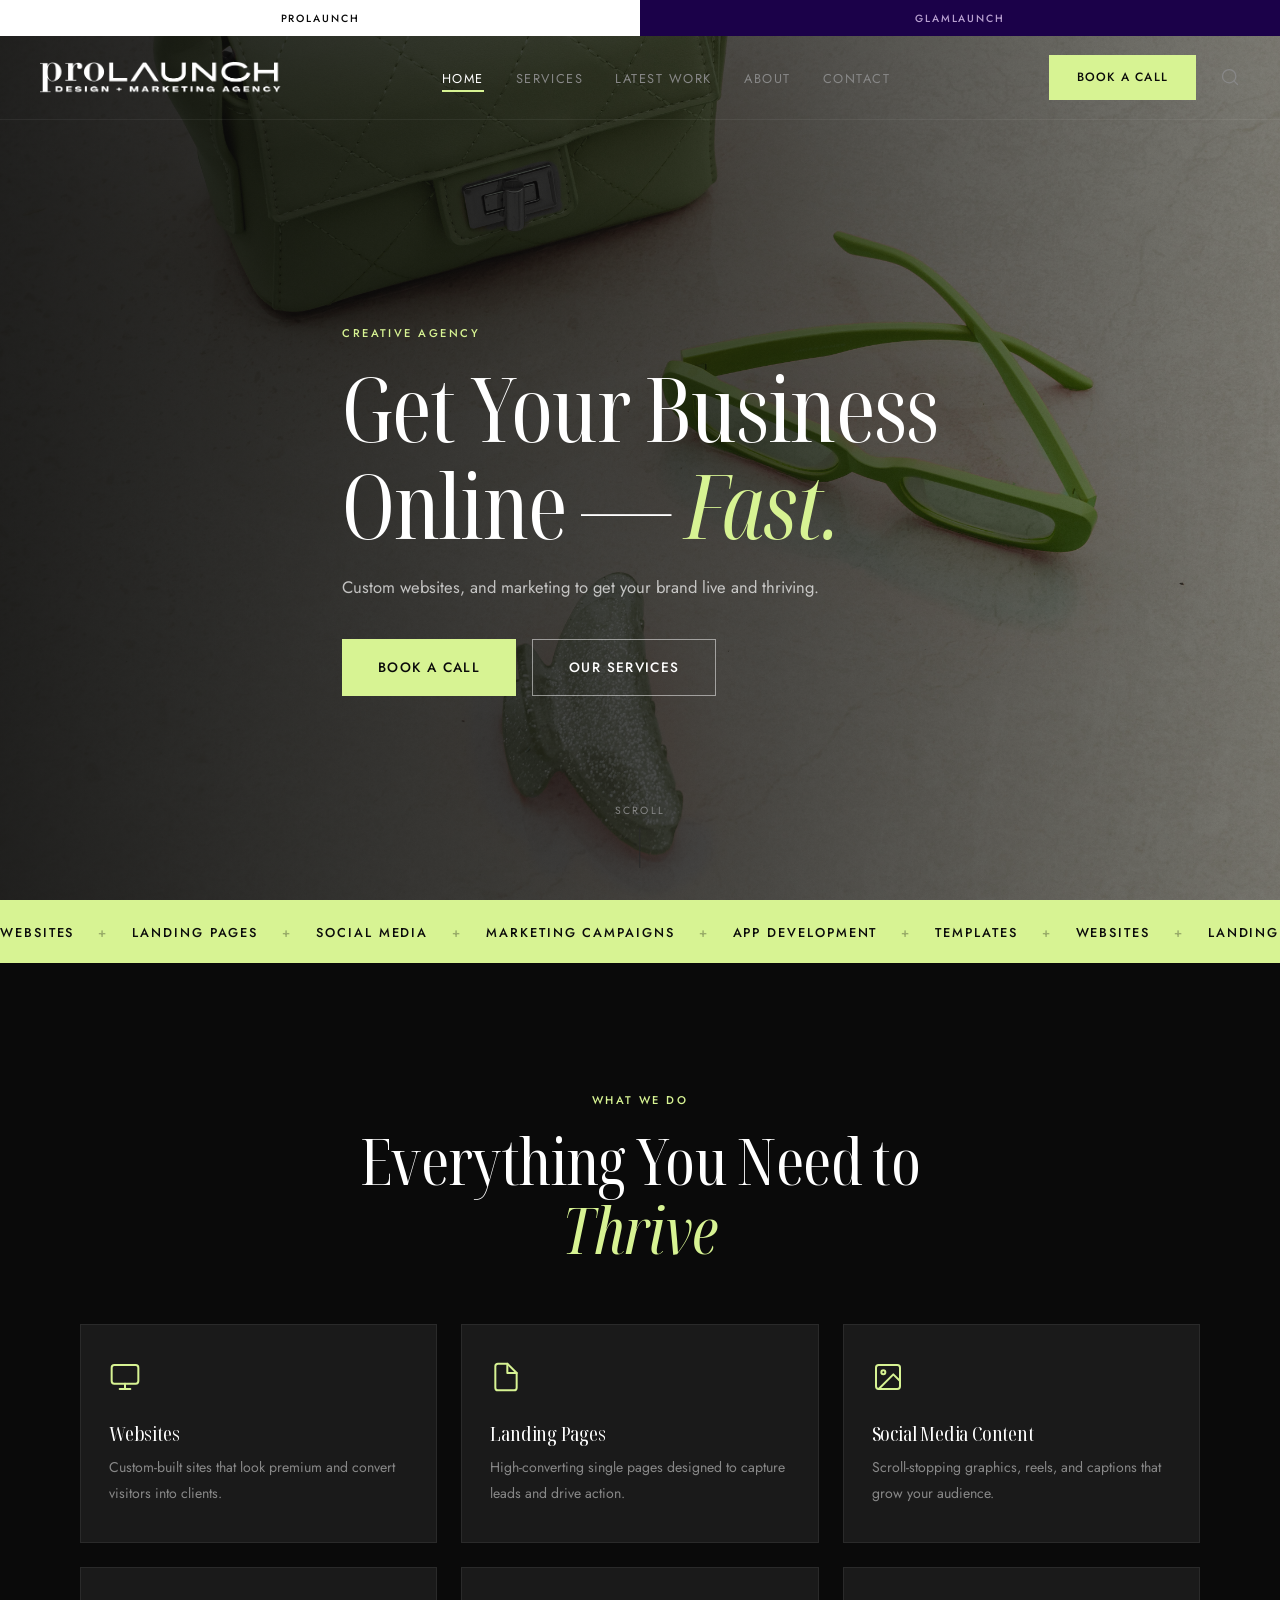
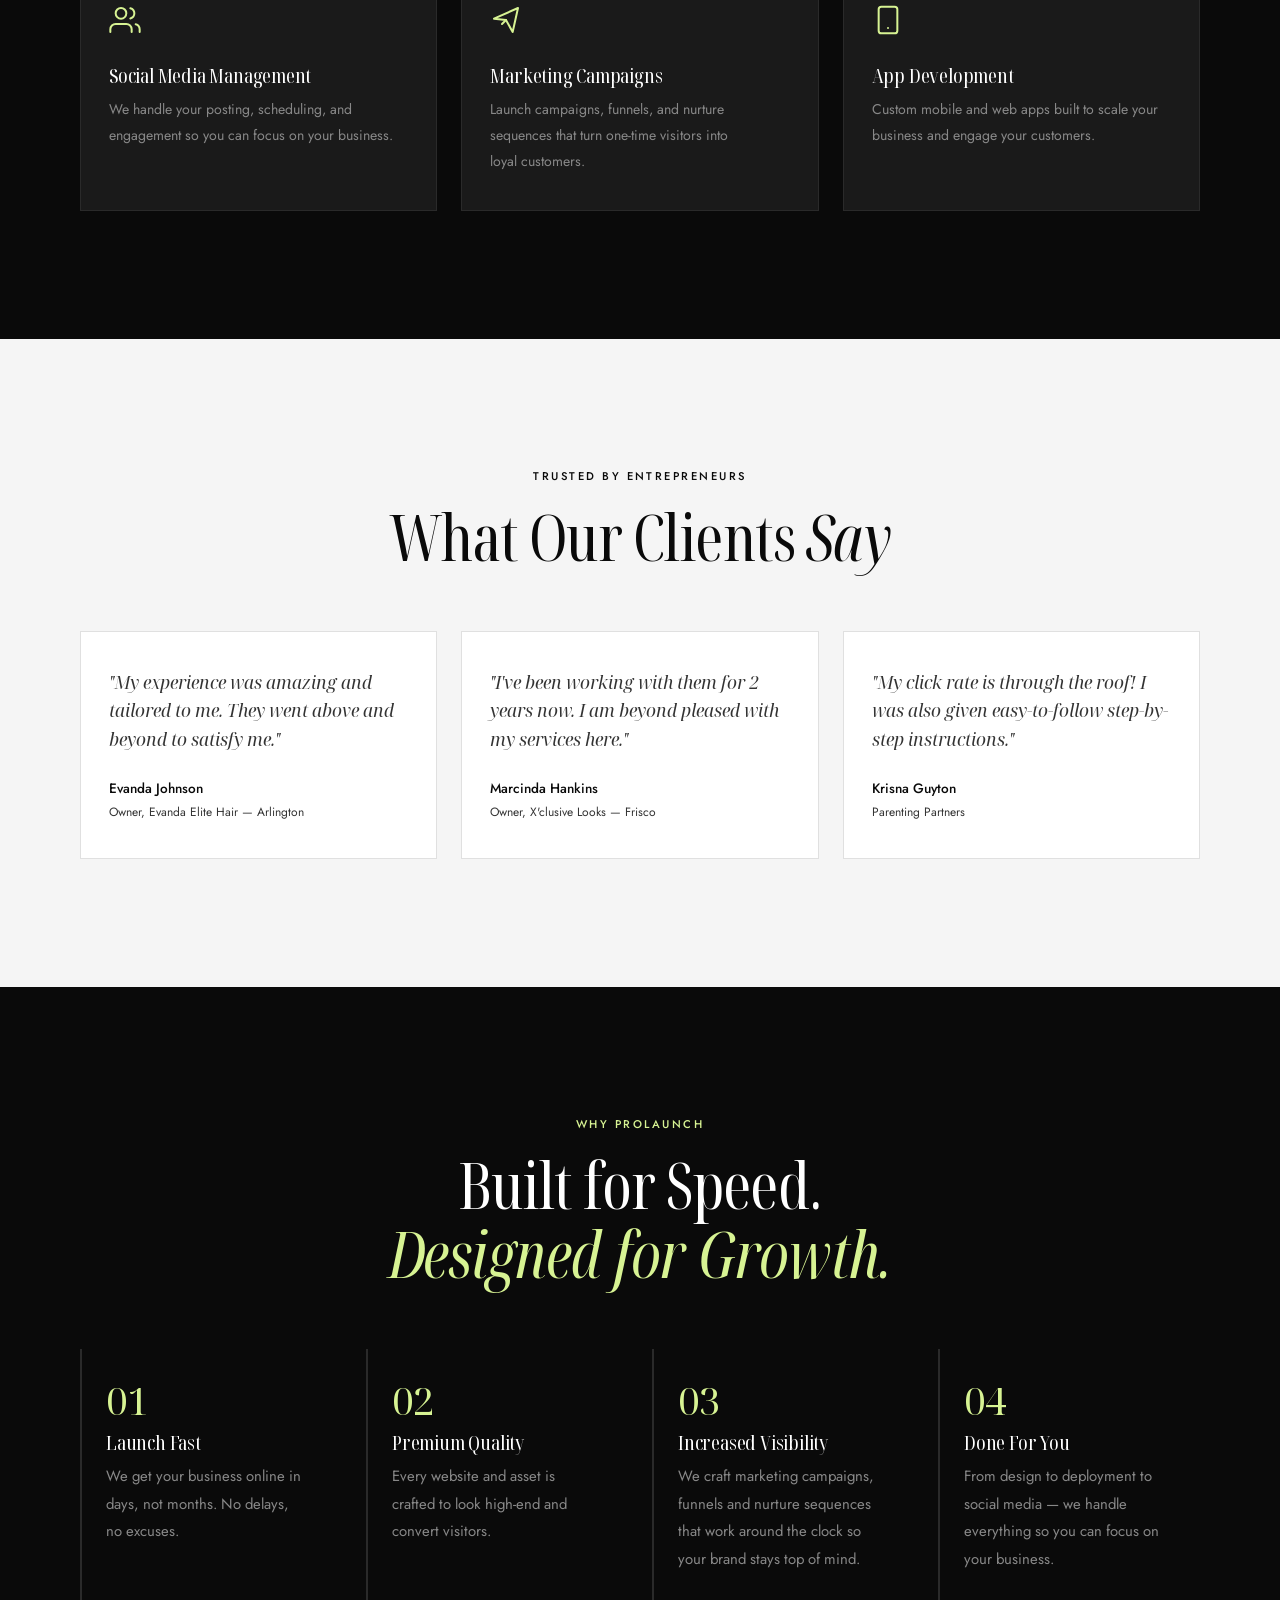
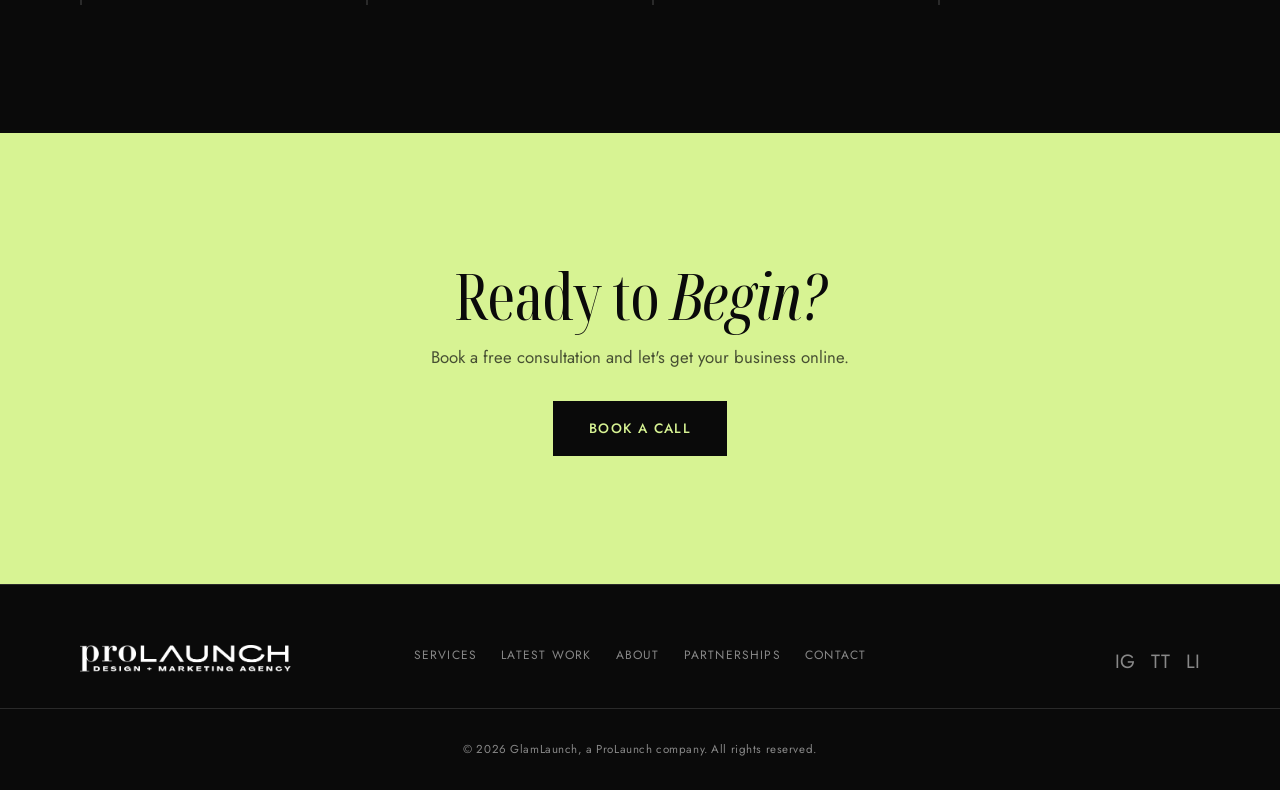
<file: index.html>
<!DOCTYPE html>
<html lang="en">
<head>
  <meta charset="UTF-8"/>
  <meta name="viewport" content="width=device-width, initial-scale=1.0"/>
  <title>ProLaunch | Creative Agency — Get Your Business Online Fast</title>
  <meta name="description" content="ProLaunch helps entrepreneurs and small businesses launch online fast with custom websites, landing pages, social media management, marketing campaigns, and premium website templates."/>
  <meta property="og:title" content="ProLaunch | Creative Agency"/>
  <meta property="og:description" content="Get your business online fast with custom websites, social media, and marketing campaigns."/>
  <meta property="og:type" content="website"/>
  <link rel="preconnect" href="https://fonts.googleapis.com"/>
  <link rel="preconnect" href="https://fonts.gstatic.com" crossorigin/>
  <link href="https://fonts.googleapis.com/css2?family=Noto+Serif+Display:ital,wdth,wght@0,62.5,300;0,62.5,400;0,62.5,500;1,62.5,300;1,62.5,400&family=Jost:wght@300;400;500;600&display=swap" rel="stylesheet"/>
  <link rel="stylesheet" href="css/main.css"/>
  <link rel="stylesheet" href="css/home.css"/>
  <link rel="icon" type="image/png" href="images/prolaunch.png"/>
  <script>(function(){var b=localStorage.getItem('prolaunch-brand');if(!b){var h=(location.hostname||'').toLowerCase();b=h.indexOf('glamlaunch.co')!==-1?'glamlaunch':'prolaunch';}if(b==='glamlaunch')document.documentElement.dataset.brand=b;})();</script>
</head>
<body>

<!-- Brand Tabs -->
<div class="brand-tabs">
  <button class="brand-tab brand-tab--pro" onclick="if(typeof toggleBrand==='function'&&getCurrentBrand()!=='prolaunch')toggleBrand()">PROLAUNCH</button>
  <button class="brand-tab brand-tab--glam" onclick="if(typeof toggleBrand==='function'&&getCurrentBrand()!=='glamlaunch')toggleBrand()">GLAMLAUNCH</button>
</div>

<!-- Page Loader -->
<div id="page-loader" role="status" aria-label="Loading ProLaunch">
  <img src="prolaunch.png" alt="" class="loader-logo pro-logo" aria-hidden="true"/>
  <img src="GlamLaunch-Logo-white.png" alt="" class="loader-logo glam-logo" aria-hidden="true"/>
  <div class="loader-bar"></div>
</div>

<!-- Floating Book CTA (mobile) -->
<a href="contact.html" class="float-book" aria-label="Book a call">Book a Call</a>

<!-- Nav -->
<nav class="nav" id="nav" role="navigation" aria-label="Main navigation">
  <a href="index.html" class="nav-logo" aria-label="Home">
    <img src="prolaunch.png" alt="ProLaunch" class="nav-logo-img pro-logo"/>
    <img src="GlamLaunch-Logo-white.png" alt="GlamLaunch" class="nav-logo-img glam-logo"/>
  </a>
  <div class="brand-toggle">
    <span class="brand-toggle-dot">&middot;</span>
    <button class="brand-toggle-btn" aria-label="Switch brand">GlamLaunch</button>
  </div>
  <ul class="nav-links" role="list">
    <li><a href="index.html" class="nav-link active">Home</a></li>
    <li><a href="services.html" class="nav-link">Services</a></li>
    <li class="nav-item has-mega">
      <a href="portfolio.html" class="nav-link">Latest Work</a>
      <div class="mega-menu">
        <div class="mega-menu-inner">
          <div class="mega-menu-links">
            <a href="portfolio.html">All Projects</a>
            <a href="portfolio.html#websites">Websites</a>
            <a href="portfolio.html#landing-pages">Landing Pages</a>
            <a href="portfolio.html#social">Social Media</a>
            <a href="portfolio.html#avatars">Marketing Campaigns</a>
          </div>
          <div class="mega-menu-projects">
            <a href="melanu.html" class="mega-project">
              <img src="images/melanu/hero.png" alt="Melanu Skin Care"/>
              <span class="mega-project-label">Melanu Skin Care</span>
            </a>
            <a href="loud-women-lead.html" class="mega-project">
              <img src="images/lwl/hero.png" alt="Loud Women Lead"/>
              <span class="mega-project-label">Loud Women Lead</span>
            </a>
            <a href="anchors-of-healing.html" class="mega-project">
              <img src="images/aoh/hero.png" alt="Anchors of Healing"/>
              <span class="mega-project-label">Anchors of Healing</span>
            </a>
          </div>
        </div>
      </div>
    </li>
    <li><a href="about.html" class="nav-link">About</a></li>
    <li><a href="contact.html" class="nav-link">Contact</a></li>
  </ul>
  <div class="nav-right">
  <a href="contact.html" class="nav-cta-btn">Book a Call</a>
  <div class="nav-icons">
    <button class="nav-icon" aria-label="Search"><svg width="20" height="20" viewBox="0 0 24 24" fill="none" stroke="currentColor" stroke-width="1.5" stroke-linecap="round" stroke-linejoin="round"><circle cx="11" cy="11" r="8"/><line x1="21" y1="21" x2="16.65" y2="16.65"/></svg></button>
  </div>
  </div>
  <button class="hamburger" aria-label="Open menu" aria-expanded="false" id="hamburger">
    <span></span><span></span><span></span>
  </button>
</nav>

<!-- Search Overlay -->
<div class="search-overlay" id="searchOverlay">
  <div class="search-overlay-bg" id="searchOverlayBg"></div>
  <div class="search-modal">
    <button class="search-close" id="searchClose" aria-label="Close search">&times;</button>
    <div class="search-inner">
      <input type="text" class="search-input" id="searchInput" placeholder="Search ProLaunch..." autocomplete="off"/>
      <div class="search-suggestions" id="searchSuggestions">
        <span class="search-suggestion-label">Quick Links</span>
        <a href="services.html" class="search-suggestion">Services</a>
        <a href="services.html#websites" class="search-suggestion">Custom Websites</a>
        <a href="services.html#ai-avatars" class="search-suggestion">Marketing Campaigns</a>
        <a href="services.html#app-dev" class="search-suggestion">App Development</a>
        <a href="portfolio.html" class="search-suggestion">Latest Work</a>
        <a href="contact.html" class="search-suggestion">Contact Us</a>
        <a href="about.html" class="search-suggestion">About ProLaunch</a>
      </div>
    </div>
  </div>
</div>

<!-- Mobile Menu -->
<div class="mobile-menu" id="mobileMenu" role="dialog" aria-modal="true" aria-label="Navigation menu">
  <button class="mobile-close" id="mobileClose" aria-label="Close menu">&times;</button>
  <button class="mobile-brand-toggle">Switch to GlamLaunch</button>
  <a href="index.html">Home</a>
  <a href="services.html">Services</a>
  
  <a href="portfolio.html">Latest Work</a>
  <a href="about.html">About</a>
  <a href="contact.html">Contact</a>
  <a href="contact.html" class="mobile-book-link">Book a Call &rarr;</a>
</div>

<!-- Hero -->
<section class="hero" aria-label="Hero">
  <div class="hero-bg">
    <video autoplay muted loop playsinline aria-hidden="true" class="hero-video" poster="images/hero-bg.jpg">
      <source src="Hero Video/glamlaunch bg video.mp4" type="video/mp4"/>
    </video>
    <img src="images/hero-bg.jpg" alt="" aria-hidden="true" loading="eager" data-brand-img="hero-bg" class="hero-img-fallback"/>
    <div class="hero-overlay"></div>
  </div>
  <div class="hero-content">
    <span class="eyebrow reveal" data-brand-key="hero-eyebrow">Creative Agency</span>
    <h1 class="reveal delay-1"><span data-brand-key="hero-headline-1">Get Your Business</span> <em class="rotating-word-wrap"><span class="rotating-word" data-brand-key="hero-headline-2"></span></em><br/><span data-brand-key="hero-headline-mid">Online &mdash;</span> <em class="hero-accent-word" data-brand-key="hero-headline-fast">Fast.</em><em class="hero-headline-suffix" data-brand-key="hero-headline-suffix"></em></h1>
    <p class="hero-sub reveal delay-2" data-brand-key="hero-sub">Custom websites, and marketing to get your brand live and thriving.</p>
    <div class="hero-ctas reveal delay-3">
      <a href="contact.html" class="btn-primary">Book a Call</a>
      <a href="services.html" class="btn-outline">Our Services</a>
    </div>
  </div>
  <div class="hero-scroll" aria-hidden="true">
    <span>Scroll</span>
    <div class="hero-scroll-line"></div>
  </div>
</section>

<!-- Marquee Strip -->
<div class="marquee-strip" aria-hidden="true">
  <div class="marquee-track">
    <span>Websites</span><span class="dot">+</span>
    <span>Landing Pages</span><span class="dot">+</span>
    <span>Social Media</span><span class="dot">+</span>
    <span>Marketing Campaigns</span><span class="dot">+</span>
    <span>App Development</span><span class="dot">+</span>
    <span>Templates</span><span class="dot">+</span>
    <span>Websites</span><span class="dot">+</span>
    <span>Landing Pages</span><span class="dot">+</span>
    <span>Social Media</span><span class="dot">+</span>
    <span>Marketing Campaigns</span><span class="dot">+</span>
    <span>App Development</span><span class="dot">+</span>
    <span>Templates</span><span class="dot">+</span>
  </div>
</div>

<!-- Services Overview -->
<section class="section section--dark services-overview" id="services" aria-labelledby="svc-heading">
  <div class="container">
    <div class="section-header reveal">
      <span class="eyebrow">What We Do</span>
      <h2 id="svc-heading"><span data-brand-key="svc-heading-1">Everything You Need to</span><br/><em data-brand-key="svc-heading-em">Thrive</em></h2>
    </div>
    <div class="svc-grid">
      <a href="services.html#websites" class="svc-card reveal">
        <div class="svc-icon">
          <svg width="32" height="32" viewBox="0 0 24 24" fill="none" stroke="currentColor" stroke-width="1.5" stroke-linecap="round" stroke-linejoin="round"><rect x="2" y="3" width="20" height="14" rx="2"/><line x1="8" y1="21" x2="16" y2="21"/><line x1="12" y1="17" x2="12" y2="21"/></svg>
        </div>
        <h4 data-brand-key="svc-websites-title">Websites</h4>
        <p data-brand-key="svc-websites-desc">Custom-built sites that look premium and convert visitors into clients.</p>
      </a>
      <a href="services.html#landing-pages" class="svc-card reveal delay-1">
        <div class="svc-icon">
          <svg width="32" height="32" viewBox="0 0 24 24" fill="none" stroke="currentColor" stroke-width="1.5" stroke-linecap="round" stroke-linejoin="round"><path d="M13 2H6a2 2 0 0 0-2 2v16a2 2 0 0 0 2 2h12a2 2 0 0 0 2-2V9z"/><polyline points="13 2 13 9 20 9"/></svg>
        </div>
        <h4 data-brand-key="svc-landing-title">Landing Pages</h4>
        <p data-brand-key="svc-landing-desc">High-converting single pages designed to capture leads and drive action.</p>
      </a>
      <a href="services.html#social-content" class="svc-card reveal delay-2">
        <div class="svc-icon">
          <svg width="32" height="32" viewBox="0 0 24 24" fill="none" stroke="currentColor" stroke-width="1.5" stroke-linecap="round" stroke-linejoin="round"><rect x="3" y="3" width="18" height="18" rx="2"/><circle cx="8.5" cy="8.5" r="1.5"/><polyline points="21 15 16 10 5 21"/></svg>
        </div>
        <h4 data-brand-key="svc-social-content-title">Social Media Content</h4>
        <p data-brand-key="svc-social-content-desc">Scroll-stopping graphics, reels, and captions that grow your audience.</p>
      </a>
      <a href="services.html#social-management" class="svc-card reveal delay-3">
        <div class="svc-icon">
          <svg width="32" height="32" viewBox="0 0 24 24" fill="none" stroke="currentColor" stroke-width="1.5" stroke-linecap="round" stroke-linejoin="round"><path d="M17 21v-2a4 4 0 0 0-4-4H5a4 4 0 0 0-4 4v2"/><circle cx="9" cy="7" r="4"/><path d="M23 21v-2a4 4 0 0 0-3-3.87"/><path d="M16 3.13a4 4 0 0 1 0 7.75"/></svg>
        </div>
        <h4 data-brand-key="svc-social-mgmt-title">Social Media Management</h4>
        <p data-brand-key="svc-social-mgmt-desc">We handle your posting, scheduling, and engagement so you can focus on your business.</p>
      </a>
      <a href="services.html#svc-avatars" class="svc-card reveal delay-4">
        <div class="svc-icon">
          <svg width="32" height="32" viewBox="0 0 24 24" fill="none" stroke="currentColor" stroke-width="1.5" stroke-linecap="round" stroke-linejoin="round"><path d="M3 11l18-8-4 18-5-9-9-1z"/><path d="M12 12l-3 3"/></svg>
        </div>
        <h4 data-brand-key="svc-avatars-title">Marketing Campaigns</h4>
        <p data-brand-key="svc-avatars-desc">Launch campaigns, funnels, and nurture sequences that turn one-time visitors into loyal customers.</p>
      </a>
      <a href="services.html#app-dev" class="svc-card reveal delay-4">
        <div class="svc-icon">
          <svg width="32" height="32" viewBox="0 0 24 24" fill="none" stroke="currentColor" stroke-width="1.5" stroke-linecap="round" stroke-linejoin="round"><rect x="5" y="2" width="14" height="20" rx="2"/><line x1="12" y1="18" x2="12" y2="18.01"/></svg>
        </div>
        <h4 data-brand-key="svc-appdev-title">App Development</h4>
        <p data-brand-key="svc-appdev-desc">Custom mobile and web apps built to scale your business and engage your customers.</p>
      </a>
    </div>
  </div>
</section>

<!-- Social Proof -->
<section class="section section--light social-proof" aria-labelledby="proof-heading">
  <div class="container">
    <div class="section-header reveal">
      <span class="eyebrow" style="color: var(--black);">Trusted By Entrepreneurs</span>
      <h2 id="proof-heading">What Our Clients <em style="color: var(--black);">Say</em></h2>
    </div>
    <div class="testimonial-grid">
      <div class="testimonial-card reveal">
        <p class="testimonial-text">"My experience was amazing and tailored to me. They went above and beyond to satisfy me."</p>
        <div class="testimonial-author">
          <span class="testimonial-name">Evanda Johnson</span>
          <span class="testimonial-role">Owner, Evanda Elite Hair &mdash; Arlington</span>
        </div>
      </div>
      <div class="testimonial-card reveal delay-1">
        <p class="testimonial-text">"I've been working with them for 2 years now. I am beyond pleased with my services here."</p>
        <div class="testimonial-author">
          <span class="testimonial-name">Marcinda Hankins</span>
          <span class="testimonial-role">Owner, X'clusive Looks &mdash; Frisco</span>
        </div>
      </div>
      <div class="testimonial-card reveal delay-2">
        <p class="testimonial-text">"My click rate is through the roof! I was also given easy-to-follow step-by-step instructions."</p>
        <div class="testimonial-author">
          <span class="testimonial-name">Krisna Guyton</span>
          <span class="testimonial-role">Parenting Partners</span>
        </div>
      </div>
    </div>
  </div>
</section>

<!-- Why ProLaunch -->
<section class="section section--dark why-section" aria-labelledby="why-heading">
  <div class="container">
    <div class="section-header reveal">
      <span class="eyebrow">Why ProLaunch</span>
      <h2 id="why-heading"><span data-brand-key="why-heading-1">Built for Speed.</span><br/><em>Designed for <span data-brand-key="why-heading-em">Growth.</span></em></h2>
    </div>
    <div class="why-grid">
      <div class="why-card reveal">
        <span class="why-num">01</span>
        <h4>Launch Fast</h4>
        <p>We get your business online in days, not months. No delays, no excuses.</p>
      </div>
      <div class="why-card reveal delay-1">
        <span class="why-num">02</span>
        <h4>Premium Quality</h4>
        <p>Every website and asset is crafted to look high-end and convert visitors.</p>
      </div>
      <div class="why-card reveal delay-2">
        <span class="why-num">03</span>
        <h4>Increased Visibility</h4>
        <p>We craft marketing campaigns, funnels and nurture sequences that work around the clock so your brand stays top of mind.</p>
      </div>
      <div class="why-card reveal delay-3">
        <span class="why-num">04</span>
        <h4>Done For You</h4>
        <p>From design to deployment to social media — we handle everything so you can focus on your business.</p>
      </div>
    </div>
  </div>
</section>

<!-- CTA Banner -->
<section class="cta-banner" aria-label="Call to action">
  <div class="container">
    <div class="cta-inner reveal">
      <h2>Ready to <em data-brand-key="cta-heading-em">Begin?</em></h2>
      <p data-brand-key="cta-sub">Book a free consultation and let's get your business online.</p>
      <a href="contact.html" class="btn-primary">Book a Call</a>
    </div>
  </div>
</section>

<!-- Footer -->
<footer class="footer" role="contentinfo">
  <div class="footer-inner">
    <a href="index.html" class="footer-logo">
      <img src="prolaunch.png" alt="ProLaunch" class="footer-logo-img pro-logo"/>
      <img src="GlamLaunch-Logo-white.png" alt="GlamLaunch" class="footer-logo-img glam-logo"/>
    </a>
    <div class="footer-links">
      <a href="services.html" class="footer-link">Services</a>
      <a href="portfolio.html" class="footer-link">Latest Work</a>
      <a href="about.html" class="footer-link">About</a>
      <a href="partnerships.html" class="footer-link">Partnerships</a>
      <a href="contact.html" class="footer-link">Contact</a>
    </div>
    <div class="footer-social">
      <a href="#" aria-label="Instagram">IG</a>
      <a href="#" aria-label="TikTok">TT</a>
      <a href="#" aria-label="LinkedIn">LI</a>
    </div>
  </div>
  <div class="footer-bottom">
    <p>&copy; 2026 GlamLaunch, a ProLaunch company. All rights reserved.</p>
  </div>
</footer>

<script src="js/brand-content.js"></script>
<script src="js/main.js"></script>
</body>
</html>
</file>
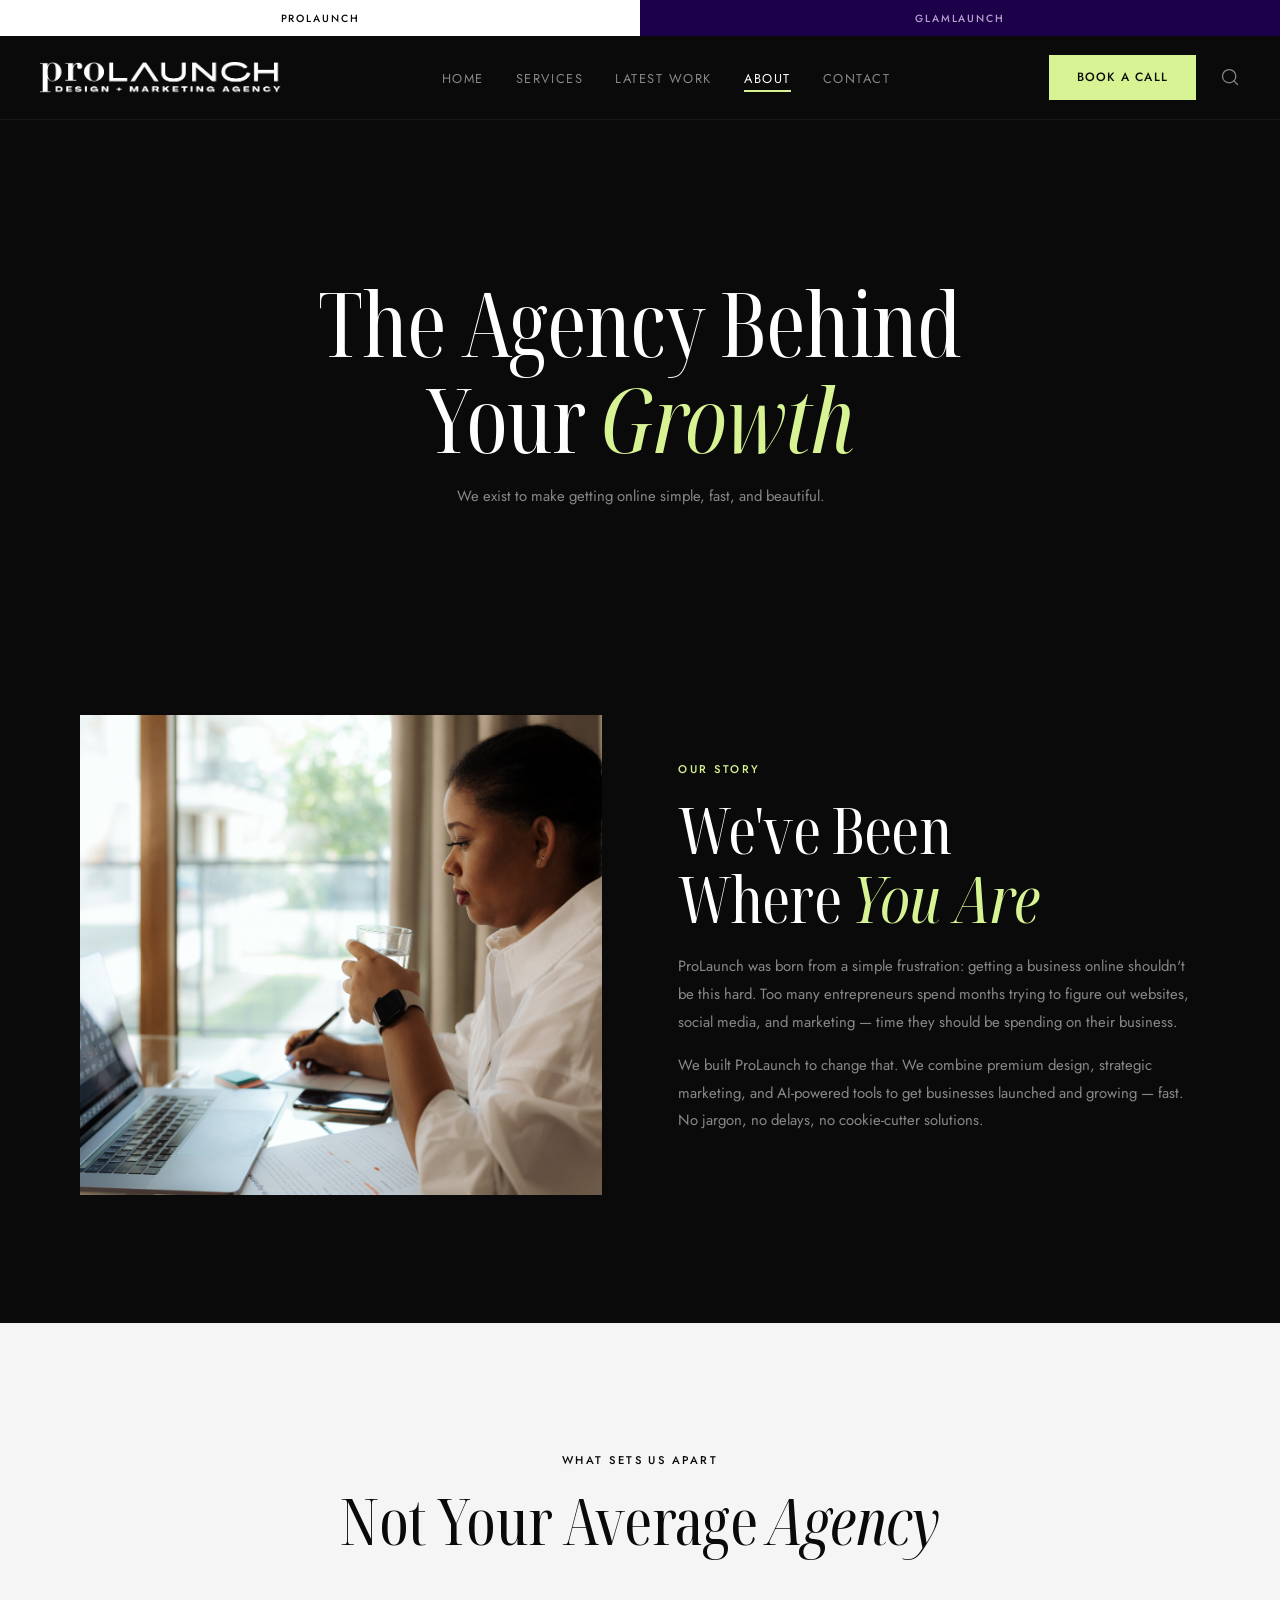
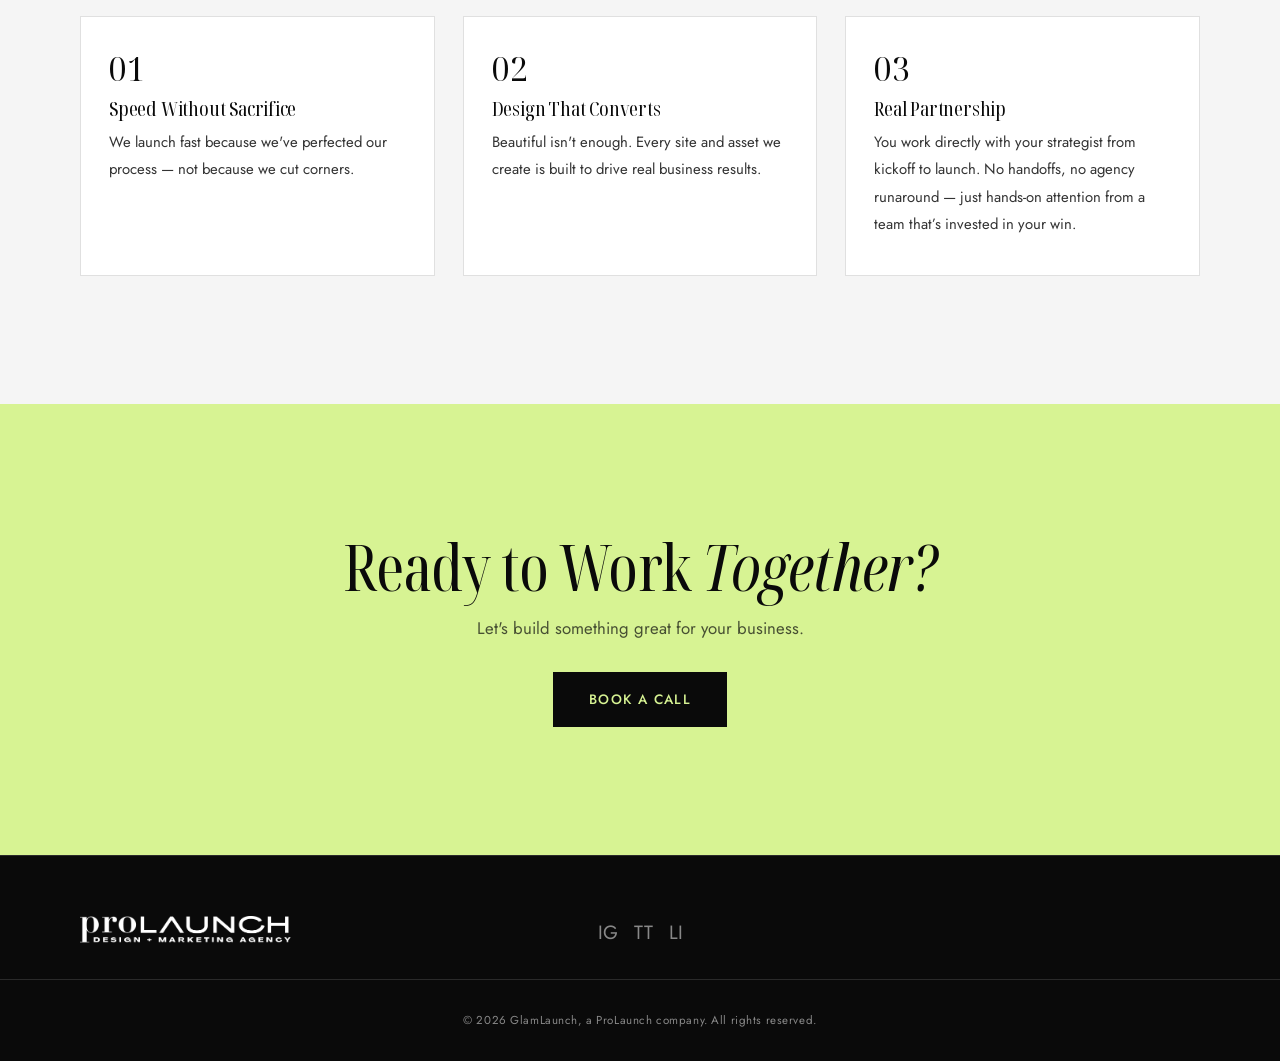
<file: about.html>
<!DOCTYPE html>
<html lang="en">
<head>
  <meta charset="UTF-8"/>
  <meta name="viewport" content="width=device-width, initial-scale=1.0"/>
  <title>About | ProLaunch Creative Agency</title>
  <meta name="description" content="ProLaunch is a design and creative agency that helps entrepreneurs and small businesses launch and grow online with websites, social media, and AI-powered solutions."/>
  <link rel="preconnect" href="https://fonts.googleapis.com"/>
  <link rel="preconnect" href="https://fonts.gstatic.com" crossorigin/>
  <link href="https://fonts.googleapis.com/css2?family=Noto+Serif+Display:ital,wdth,wght@0,62.5,300;0,62.5,400;0,62.5,500;1,62.5,300;1,62.5,400&family=Jost:wght@300;400;500;600&display=swap" rel="stylesheet"/>
  <link rel="stylesheet" href="css/main.css"/>
  <link rel="stylesheet" href="css/about.css"/>
  <link rel="icon" type="image/png" href="images/prolaunch.png"/>
  <script>(function(){var b=localStorage.getItem('prolaunch-brand');if(!b){var h=(location.hostname||'').toLowerCase();b=h.indexOf('glamlaunch.co')!==-1?'glamlaunch':'prolaunch';}if(b==='glamlaunch')document.documentElement.dataset.brand=b;})();</script>
</head>
<body>

<!-- Brand Tabs -->
<div class="brand-tabs">
  <button class="brand-tab brand-tab--pro" onclick="if(typeof toggleBrand==='function'&&getCurrentBrand()!=='prolaunch')toggleBrand()">PROLAUNCH</button>
  <button class="brand-tab brand-tab--glam" onclick="if(typeof toggleBrand==='function'&&getCurrentBrand()!=='glamlaunch')toggleBrand()">GLAMLAUNCH</button>
</div>

<div id="page-loader" role="status" aria-label="Loading"><img src="prolaunch.png" alt="" class="loader-logo pro-logo" aria-hidden="true"/>
  <img src="GlamLaunch-Logo-white.png" alt="" class="loader-logo glam-logo" aria-hidden="true"/><div class="loader-bar"></div></div>
<a href="contact.html" class="float-book" aria-label="Book a call">Book a Call</a>

<nav class="nav" id="nav" role="navigation" aria-label="Main navigation">
  <a href="index.html" class="nav-logo" aria-label="Home">
    <img src="prolaunch.png" alt="ProLaunch" class="nav-logo-img pro-logo"/>
    <img src="GlamLaunch-Logo-white.png" alt="GlamLaunch" class="nav-logo-img glam-logo"/>
  </a>
  <div class="brand-toggle">
    <span class="brand-toggle-dot">&middot;</span>
    <button class="brand-toggle-btn" aria-label="Switch brand">GlamLaunch</button>
  </div>
  <ul class="nav-links" role="list">
    <li><a href="index.html" class="nav-link">Home</a></li>
    <li><a href="services.html" class="nav-link">Services</a></li>
    <li class="nav-item has-mega">
      <a href="portfolio.html" class="nav-link">Latest Work</a>
      <div class="mega-menu">
        <div class="mega-menu-inner">
          <div class="mega-menu-links">
            <a href="portfolio.html">All Projects</a>
            <a href="portfolio.html#websites">Websites</a>
            <a href="portfolio.html#landing-pages">Landing Pages</a>
            <a href="portfolio.html#social">Social Media</a>
            <a href="portfolio.html#avatars">Marketing Campaigns</a>
          </div>
          <div class="mega-menu-projects">
            <a href="melanu.html" class="mega-project">
              <img src="images/melanu/hero.png" alt="Melanu Skin Care"/>
              <span class="mega-project-label">Melanu Skin Care</span>
            </a>
            <a href="loud-women-lead.html" class="mega-project">
              <img src="images/lwl/hero.png" alt="Loud Women Lead"/>
              <span class="mega-project-label">Loud Women Lead</span>
            </a>
            <a href="anchors-of-healing.html" class="mega-project">
              <img src="images/aoh/hero.png" alt="Anchors of Healing"/>
              <span class="mega-project-label">Anchors of Healing</span>
            </a>
          </div>
        </div>
      </div>
    </li>
    <li><a href="about.html" class="nav-link active">About</a></li>
    <li><a href="contact.html" class="nav-link">Contact</a></li>
  </ul>
  <div class="nav-right">
  <a href="contact.html" class="nav-cta-btn">Book a Call</a>
  <div class="nav-icons">
    <button class="nav-icon" aria-label="Search"><svg width="20" height="20" viewBox="0 0 24 24" fill="none" stroke="currentColor" stroke-width="1.5" stroke-linecap="round" stroke-linejoin="round"><circle cx="11" cy="11" r="8"/><line x1="21" y1="21" x2="16.65" y2="16.65"/></svg></button>
  </div>
  </div>
  <button class="hamburger" aria-label="Open menu" aria-expanded="false" id="hamburger"><span></span><span></span><span></span></button>
</nav>

<!-- Search Overlay -->
<div class="search-overlay" id="searchOverlay">
  <div class="search-overlay-bg" id="searchOverlayBg"></div>
  <div class="search-modal">
    <button class="search-close" id="searchClose" aria-label="Close search">&times;</button>
    <div class="search-inner">
      <input type="text" class="search-input" id="searchInput" placeholder="Search ProLaunch..." autocomplete="off"/>
      <div class="search-suggestions" id="searchSuggestions">
        <span class="search-suggestion-label">Quick Links</span>
        <a href="services.html" class="search-suggestion">Services</a>
        <a href="services.html#websites" class="search-suggestion">Custom Websites</a>
        <a href="services.html#ai-avatars" class="search-suggestion">Marketing Campaigns</a>
        <a href="services.html#app-dev" class="search-suggestion">App Development</a>
        <a href="portfolio.html" class="search-suggestion">Latest Work</a>
        <a href="contact.html" class="search-suggestion">Contact Us</a>
        <a href="about.html" class="search-suggestion">About ProLaunch</a>
      </div>
    </div>
  </div>
</div>

<div class="mobile-menu" id="mobileMenu" role="dialog" aria-modal="true" aria-label="Navigation menu">
  <button class="mobile-close" id="mobileClose" aria-label="Close menu">&times;</button>
  <button class="mobile-brand-toggle">Switch to GlamLaunch</button>
  <a href="index.html">Home</a><a href="services.html">Services</a><a href="portfolio.html">Latest Work</a><a href="about.html">About</a><a href="contact.html">Contact</a>
  <a href="contact.html" class="mobile-book-link">Book a Call &rarr;</a>
</div>

<section class="page-hero">
  <div class="container">
    <h1 class="reveal delay-1"><span data-brand-key="about-hero-heading-1">The Agency Behind</span><br/>Your <em data-brand-key="about-hero-heading-em">Growth</em></h1>
    <p class="reveal delay-2" data-brand-key="about-hero-sub">We exist to make getting online simple, fast, and beautiful.</p>
  </div>
</section>

<section class="section section--dark about-story">
  <div class="container">
    <div class="about-row">
      <div class="about-img reveal">
        <img src="images/about-entrepreneur.jpg" alt="ProLaunch team" loading="lazy" data-brand-img="about-photo"/>
      </div>
      <div class="about-content reveal delay-1">
        <span class="eyebrow">Our Story</span>
        <h2><span data-brand-key="about-story-h2-1">We've Been Where</span> <em data-brand-key="about-story-h2-em">You Are</em></h2>
        <p data-brand-key="about-story-p1">ProLaunch was born from a simple frustration: getting a business online shouldn't be this hard. Too many entrepreneurs spend months trying to figure out websites, social media, and marketing — time they should be spending on their business.</p>
        <p data-brand-key="about-story-p2">We built ProLaunch to change that. We combine premium design, strategic marketing, and AI-powered tools to get businesses launched and growing — fast. No jargon, no delays, no cookie-cutter solutions.</p>
      </div>
    </div>
  </div>
</section>

<section class="section section--light about-diff">
  <div class="container">
    <div class="section-header reveal">
      <span class="eyebrow" style="color:var(--black);">What Sets Us Apart</span>
      <h2>Not Your Average <em style="color:var(--black);">Agency</em></h2>
    </div>
    <div class="diff-grid">
      <div class="diff-card reveal">
        <span class="diff-num">01</span>
        <h4>Speed Without Sacrifice</h4>
        <p>We launch fast because we've perfected our process — not because we cut corners.</p>
      </div>
      <div class="diff-card reveal delay-1">
        <span class="diff-num">02</span>
        <h4>Design That Converts</h4>
        <p>Beautiful isn't enough. Every site and asset we create is built to drive real business results.</p>
      </div>
      <div class="diff-card reveal delay-2">
        <span class="diff-num">03</span>
        <h4>Real Partnership</h4>
        <p>You work directly with your strategist from kickoff to launch. No handoffs, no agency runaround — just hands-on attention from a team that&rsquo;s invested in your win.</p>
      </div>
    </div>
  </div>
</section>

<section class="cta-banner" aria-label="Call to action">
  <div class="container">
    <div class="cta-inner reveal">
      <h2>Ready to Work <em data-brand-key="about-cta-heading-em">Together?</em></h2>
      <p data-brand-key="about-cta-sub">Let's build something great for your business.</p>
      <a href="contact.html" class="btn-primary">Book a Call</a>
    </div>
  </div>
</section>

<footer class="footer" role="contentinfo">
  <div class="footer-inner">
    <a href="index.html" class="footer-logo">
      <img src="prolaunch.png" alt="ProLaunch" class="footer-logo-img pro-logo"/>
      <img src="GlamLaunch-Logo-white.png" alt="GlamLaunch" class="footer-logo-img glam-logo"/>
    </a>
    <div class="footer-social"><a href="#" aria-label="Instagram">IG</a><a href="#" aria-label="TikTok">TT</a><a href="#" aria-label="LinkedIn">LI</a></div>
  </div>
  <div class="footer-bottom"><p>&copy; 2026 GlamLaunch, a ProLaunch company. All rights reserved.</p></div>
</footer>
<script src="js/brand-content.js"></script>
<script src="js/main.js"></script>
</body>
</html>
</file>
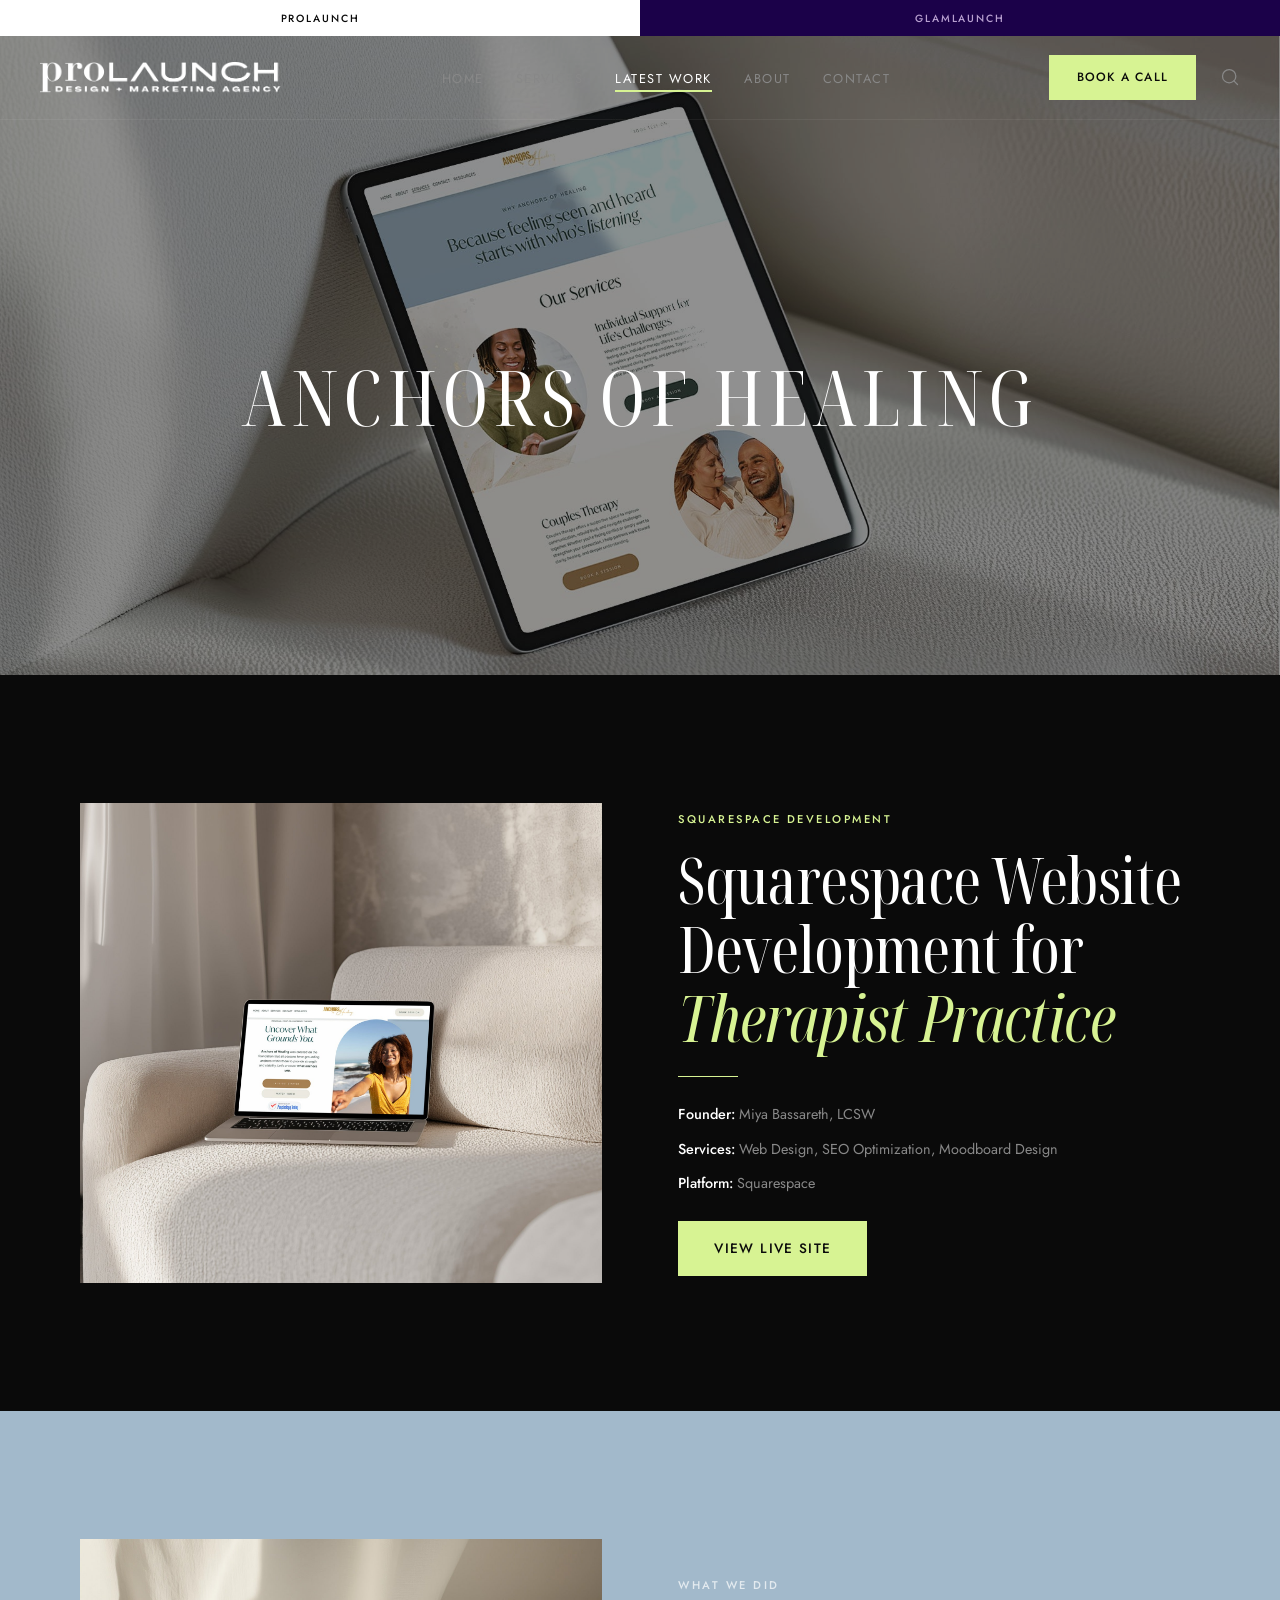
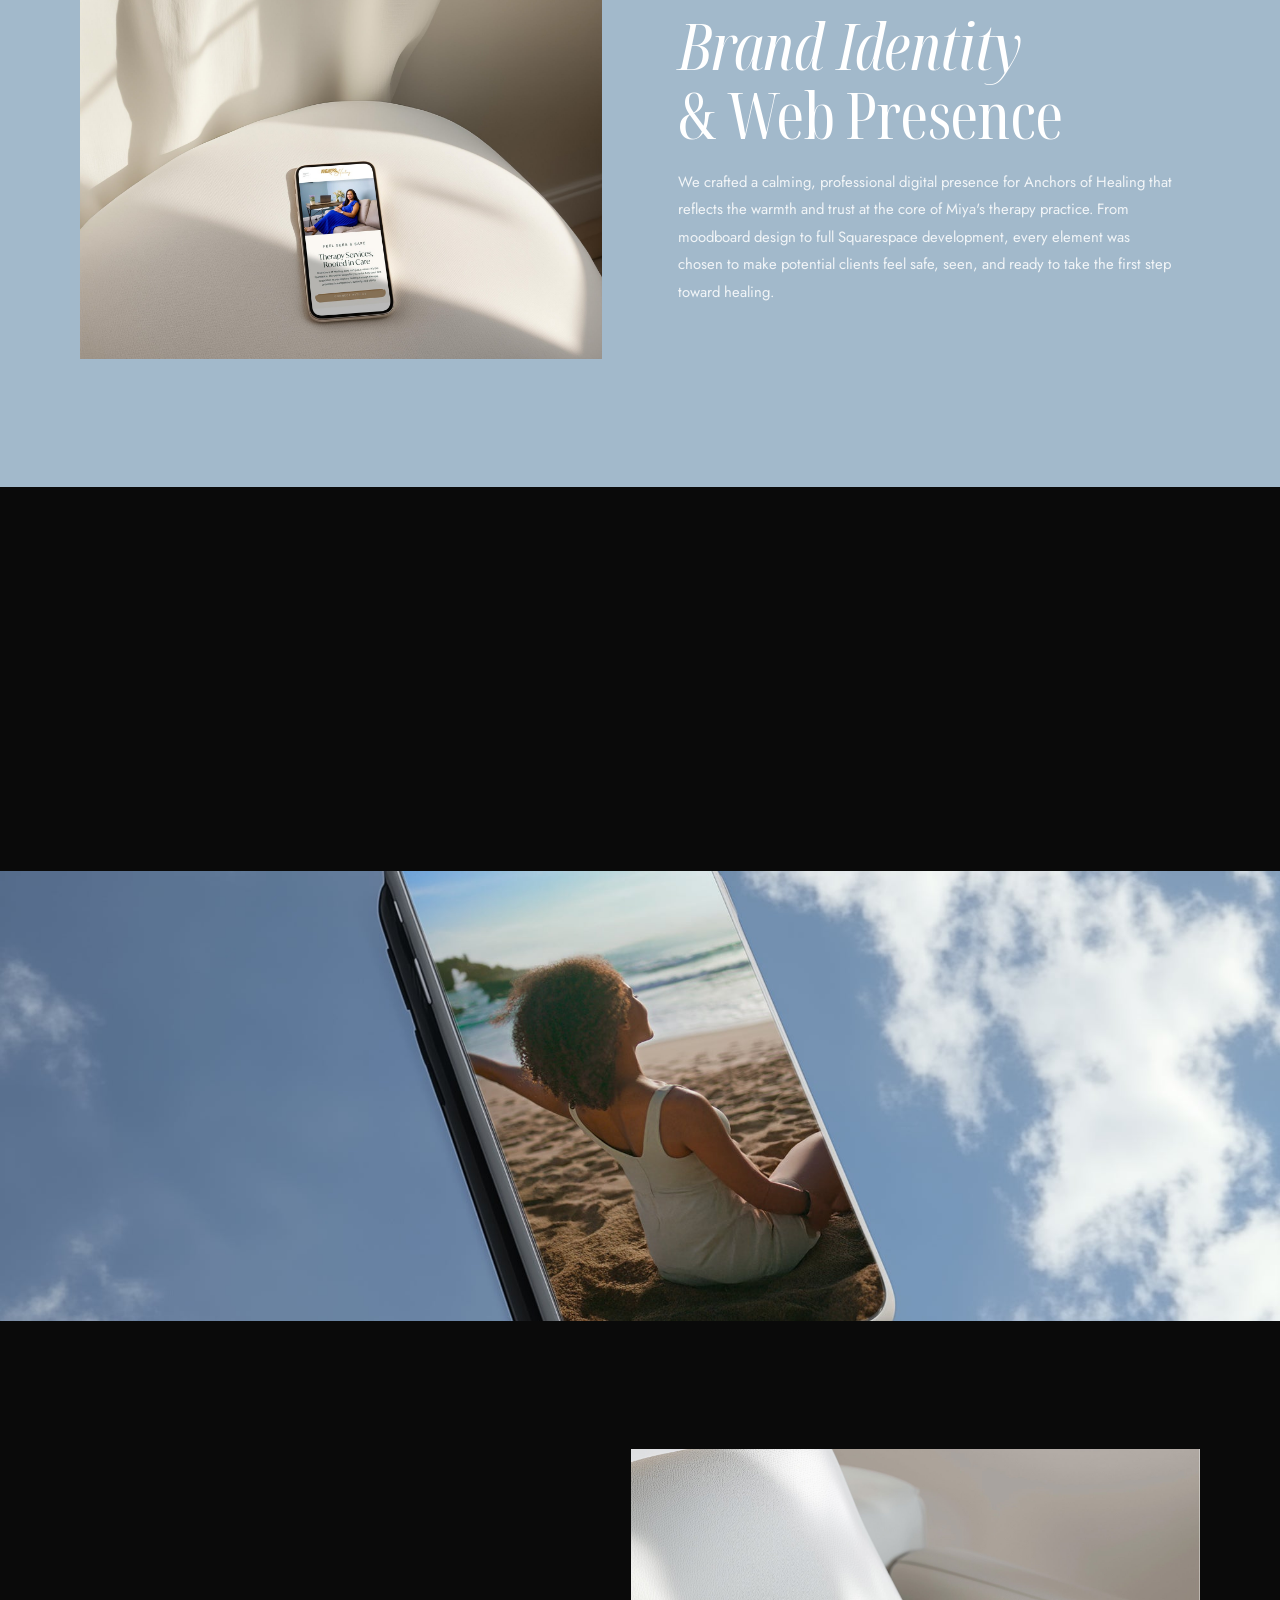
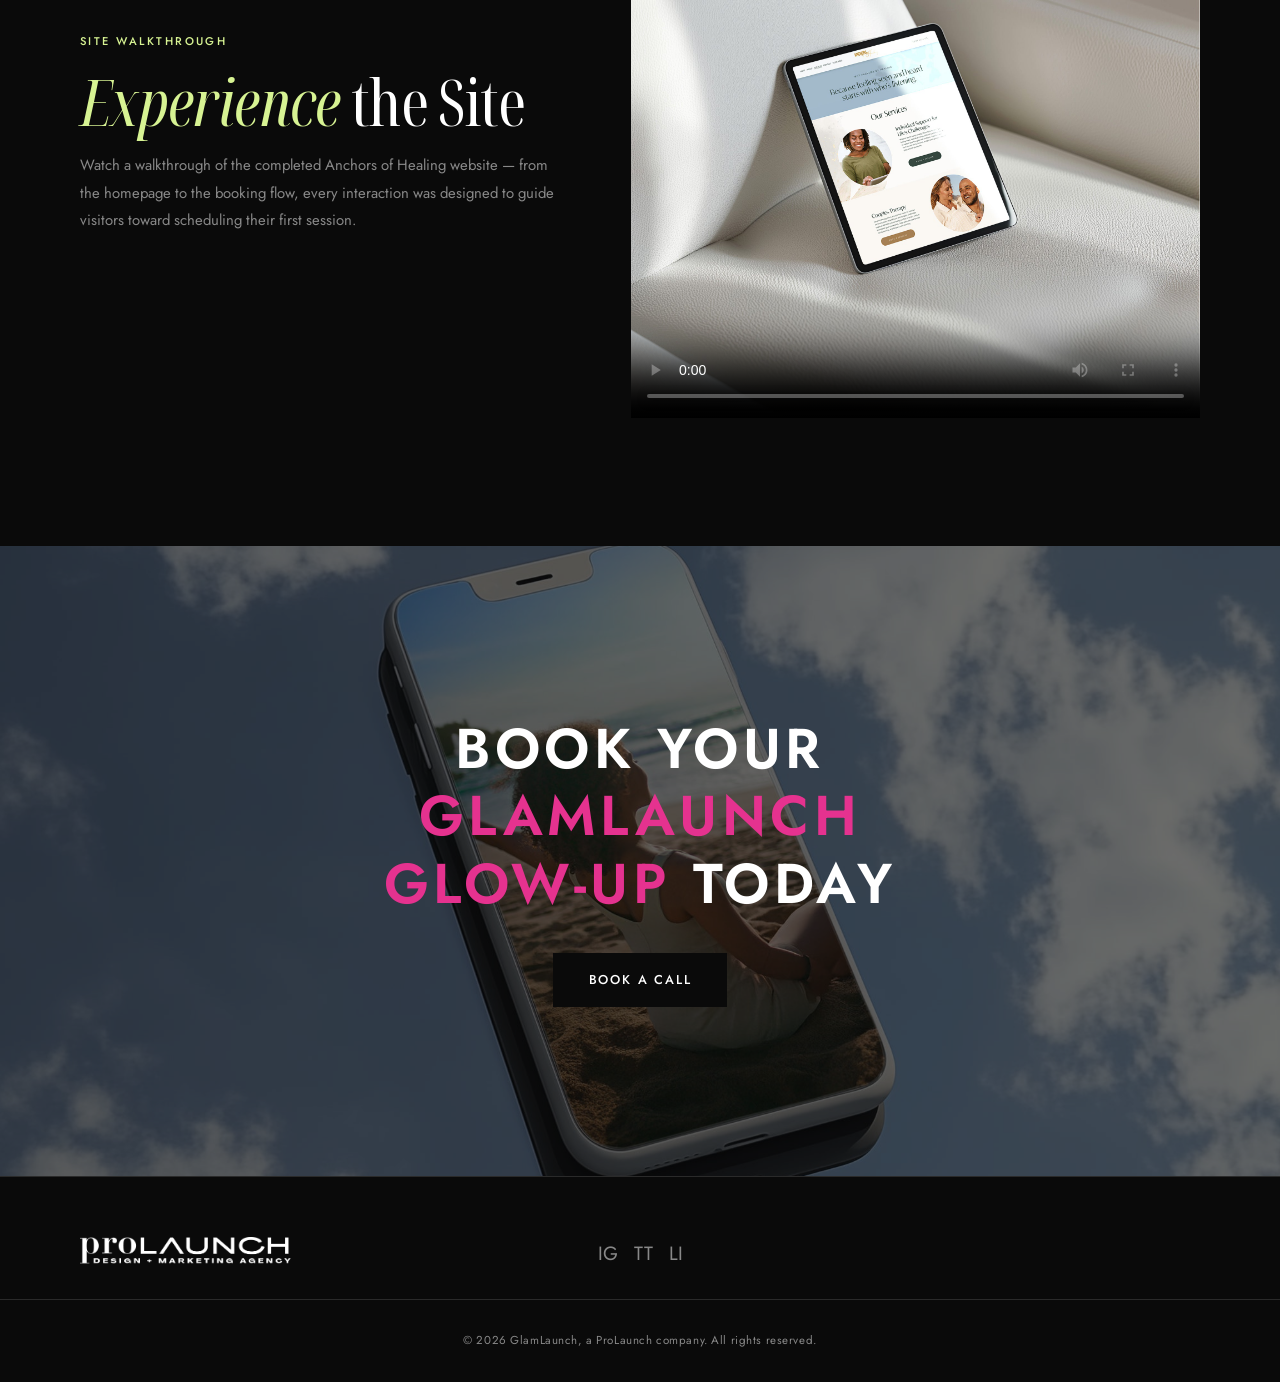
<file: anchors-of-healing.html>
<!DOCTYPE html>
<html lang="en">
<head>
  <meta charset="UTF-8"/>
  <meta name="viewport" content="width=device-width, initial-scale=1.0"/>
  <title>Anchors of Healing | Latest Work | ProLaunch Creative Agency</title>
  <meta name="description" content="Squarespace website development for Anchors of Healing — a therapist practice founded by Miya Bassareth, LCSW."/>
  <link rel="preconnect" href="https://fonts.googleapis.com"/>
  <link rel="preconnect" href="https://fonts.gstatic.com" crossorigin/>
  <link href="https://fonts.googleapis.com/css2?family=Noto+Serif+Display:ital,wdth,wght@0,62.5,300;0,62.5,400;0,62.5,500;1,62.5,300;1,62.5,400&family=Jost:wght@300;400;500;600&display=swap" rel="stylesheet"/>
  <link rel="stylesheet" href="css/main.css"/>
  <link rel="stylesheet" href="css/project.css"/>
  <link rel="stylesheet" href="css/aoh.css"/>
  <link rel="stylesheet" href="css/melanu.css"/>
  <link rel="icon" type="image/png" href="images/prolaunch.png"/>
  <script>(function(){var b=localStorage.getItem('prolaunch-brand');if(!b){var h=(location.hostname||'').toLowerCase();b=h.indexOf('glamlaunch.co')!==-1?'glamlaunch':'prolaunch';}if(b==='glamlaunch')document.documentElement.dataset.brand=b;})();</script>
</head>
<body>

<!-- Brand Tabs -->
<div class="brand-tabs">
  <button class="brand-tab brand-tab--pro" onclick="if(typeof toggleBrand==='function'&&getCurrentBrand()!=='prolaunch')toggleBrand()">PROLAUNCH</button>
  <button class="brand-tab brand-tab--glam" onclick="if(typeof toggleBrand==='function'&&getCurrentBrand()!=='glamlaunch')toggleBrand()">GLAMLAUNCH</button>
</div>

<div id="page-loader" role="status" aria-label="Loading"><img src="prolaunch.png" alt="" class="loader-logo pro-logo" aria-hidden="true"/>
  <img src="GlamLaunch-Logo-white.png" alt="" class="loader-logo glam-logo" aria-hidden="true"/><div class="loader-bar"></div></div>
<a href="contact.html#scheduler" class="float-book" aria-label="Book a call">Book a Call</a>

<nav class="nav" id="nav" role="navigation" aria-label="Main navigation">
  <a href="index.html" class="nav-logo" aria-label="Home">
    <img src="prolaunch.png" alt="ProLaunch" class="nav-logo-img pro-logo"/>
    <img src="GlamLaunch-Logo-white.png" alt="GlamLaunch" class="nav-logo-img glam-logo"/>
  </a>
  <div class="brand-toggle">
    <span class="brand-toggle-dot">&middot;</span>
    <button class="brand-toggle-btn" aria-label="Switch brand">GlamLaunch</button>
  </div>
  <ul class="nav-links" role="list">
    <li><a href="index.html" class="nav-link">Home</a></li>
    <li><a href="services.html" class="nav-link">Services</a></li>
    <li class="nav-item has-mega">
      <a href="portfolio.html" class="nav-link active">Latest Work</a>
      <div class="mega-menu">
        <div class="mega-menu-inner">
          <div class="mega-menu-links">
            <a href="portfolio.html">All Projects</a>
            <a href="portfolio.html#websites">Websites</a>
            <a href="portfolio.html#landing-pages">Landing Pages</a>
            <a href="portfolio.html#social">Social Media</a>
            <a href="portfolio.html#avatars">Marketing Campaigns</a>
          </div>
          <div class="mega-menu-projects">
            <a href="melanu.html" class="mega-project">
              <img src="images/melanu/hero.png" alt="Melanu Skin Care"/>
              <span class="mega-project-label">Melanu Skin Care</span>
            </a>
            <a href="loud-women-lead.html" class="mega-project">
              <img src="images/lwl/hero.png" alt="Loud Women Lead"/>
              <span class="mega-project-label">Loud Women Lead</span>
            </a>
            <a href="anchors-of-healing.html" class="mega-project">
              <img src="images/aoh/hero.png" alt="Anchors of Healing"/>
              <span class="mega-project-label">Anchors of Healing</span>
            </a>
          </div>
        </div>
      </div>
    </li>
    <li><a href="about.html" class="nav-link">About</a></li>
    <li><a href="contact.html" class="nav-link">Contact</a></li>
  </ul>
  <div class="nav-right">
  <a href="contact.html" class="nav-cta-btn">Book a Call</a>
  <div class="nav-icons">
    <button class="nav-icon" aria-label="Search"><svg width="20" height="20" viewBox="0 0 24 24" fill="none" stroke="currentColor" stroke-width="1.5" stroke-linecap="round" stroke-linejoin="round"><circle cx="11" cy="11" r="8"/><line x1="21" y1="21" x2="16.65" y2="16.65"/></svg></button>
  </div>
  </div>
  <button class="hamburger" aria-label="Open menu" aria-expanded="false" id="hamburger"><span></span><span></span><span></span></button>
</nav>

<!-- Search Overlay -->
<div class="search-overlay" id="searchOverlay">
  <div class="search-overlay-bg" id="searchOverlayBg"></div>
  <div class="search-modal">
    <button class="search-close" id="searchClose" aria-label="Close search">&times;</button>
    <div class="search-inner">
      <input type="text" class="search-input" id="searchInput" placeholder="Search ProLaunch..." autocomplete="off"/>
      <div class="search-suggestions" id="searchSuggestions">
        <span class="search-suggestion-label">Quick Links</span>
        <a href="services.html" class="search-suggestion">Services</a>
        <a href="services.html#websites" class="search-suggestion">Custom Websites</a>
        <a href="services.html#ai-avatars" class="search-suggestion">Marketing Campaigns</a>
        <a href="services.html#app-dev" class="search-suggestion">App Development</a>
        <a href="portfolio.html" class="search-suggestion">Latest Work</a>
        <a href="contact.html" class="search-suggestion">Contact Us</a>
        <a href="about.html" class="search-suggestion">About ProLaunch</a>
      </div>
    </div>
  </div>
</div>

<div class="mobile-menu" id="mobileMenu" role="dialog" aria-modal="true" aria-label="Navigation menu">
  <button class="mobile-close" id="mobileClose" aria-label="Close menu">&times;</button>
  <button class="mobile-brand-toggle">Switch to GlamLaunch</button>
  <a href="index.html">Home</a><a href="services.html">Services</a><a href="portfolio.html">Latest Work</a><a href="about.html">About</a><a href="contact.html">Contact</a>
  <a href="contact.html" class="mobile-book-link">Book a Call &rarr;</a>
</div>

<!-- Hero Banner -->
<section class="project-hero aoh-hero">
  <img src="images/aoh/hero.png" alt="Anchors of Healing" class="project-hero-img"/>
  <div class="project-hero-overlay"></div>
  <div class="project-hero-content">
    <h1 class="reveal">ANCHORS OF HEALING</h1>
  </div>
</section>

<!-- Project Overview -->
<section class="section section--dark project-overview">
  <div class="container">
    <div class="project-grid">
      <div class="project-img reveal">
        <img src="images/aoh/showcase.png" alt="Anchors of Healing website"/>
      </div>
      <div class="project-info reveal delay-1">
        <span class="eyebrow">Squarespace Development</span>
        <h2>Squarespace Website Development for<br/><em>Therapist Practice</em></h2>
        <div class="project-divider"></div>
        <div class="project-meta">
          <p><strong>Founder:</strong> Miya Bassareth, LCSW</p>
          <p><strong>Services:</strong> Web Design, SEO Optimization, Moodboard Design</p>
          <p><strong>Platform:</strong> Squarespace</p>
        </div>
        <a href="https://anchorsofhealing.com" target="_blank" rel="noopener noreferrer" class="btn-primary" style="margin-top:24px;">View Live Site</a>
      </div>
    </div>
  </div>
</section>

<!-- What We Did -->
<section class="section aoh-whatwedid">
  <div class="container">
    <div class="project-grid">
      <div class="project-img reveal">
        <img src="images/aoh/detail.png" alt="Anchors of Healing detail"/>
      </div>
      <div class="project-info reveal delay-1">
        <span class="eyebrow">What We Did</span>
        <h2><em>Brand Identity</em> &amp; Web Presence</h2>
        <p>We crafted a calming, professional digital presence for Anchors of Healing that reflects the warmth and trust at the core of Miya's therapy practice. From moodboard design to full Squarespace development, every element was chosen to make potential clients feel safe, seen, and ready to take the first step toward healing.</p>
      </div>
    </div>
  </div>
</section>

<!-- Services Delivered -->
<section class="section section--dark aoh-services-row">
  <div class="container">
    <div class="project-svc-grid reveal">
      <div class="project-svc-item">
        <svg width="36" height="36" viewBox="0 0 24 24" fill="none" stroke="currentColor" stroke-width="1.2" stroke-linecap="round" stroke-linejoin="round"><rect x="2" y="3" width="20" height="14" rx="2"/><line x1="8" y1="21" x2="16" y2="21"/><line x1="12" y1="17" x2="12" y2="21"/></svg>
        <h4>Web Design</h4>
      </div>
      <div class="project-svc-item">
        <svg width="36" height="36" viewBox="0 0 24 24" fill="none" stroke="currentColor" stroke-width="1.2" stroke-linecap="round" stroke-linejoin="round"><circle cx="11" cy="11" r="8"/><line x1="21" y1="21" x2="16.65" y2="16.65"/></svg>
        <h4>SEO Optimization</h4>
      </div>
      <div class="project-svc-item">
        <svg width="36" height="36" viewBox="0 0 24 24" fill="none" stroke="currentColor" stroke-width="1.2" stroke-linecap="round" stroke-linejoin="round"><rect x="3" y="3" width="18" height="18" rx="2"/><circle cx="8.5" cy="8.5" r="1.5"/><polyline points="21 15 16 10 5 21"/></svg>
        <h4>Moodboard Design</h4>
      </div>
      <div class="project-svc-item">
        <svg width="36" height="36" viewBox="0 0 24 24" fill="none" stroke="currentColor" stroke-width="1.2" stroke-linecap="round" stroke-linejoin="round"><path d="M12 2L2 7l10 5 10-5-10-5z"/><path d="M2 17l10 5 10-5"/><path d="M2 12l10 5 10-5"/></svg>
        <h4>Brand Strategy</h4>
      </div>
    </div>
  </div>
</section>

<!-- Cloud Mockup Full Width -->
<section class="project-fullwidth">
  <img src="images/aoh/mockup.png" alt="Anchors of Healing cloud mockup" class="reveal"/>
</section>

<!-- Video Section -->
<section class="section section--dark aoh-video-section">
  <div class="container">
    <div class="aoh-video-grid">
      <div class="aoh-video-content reveal">
        <span class="eyebrow">Site Walkthrough</span>
        <h2><em>Experience</em> the Site</h2>
        <p>Watch a walkthrough of the completed Anchors of Healing website — from the homepage to the booking flow, every interaction was designed to guide visitors toward scheduling their first session.</p>
      </div>
      <div class="aoh-video-wrap reveal delay-1">
        <video controls playsinline poster="images/aoh/hero.png">
          <source src="images/aoh/video.mp4" type="video/mp4"/>
          Your browser does not support the video tag.
        </video>
      </div>
    </div>
  </div>
</section>

<!-- CTA — full-bleed with background image -->
<section class="melanu-cta" aria-label="Call to action">
  <div class="melanu-cta-bg" style="background-image:url('images/aoh/mockup.png');"></div>
  <div class="melanu-cta-overlay"></div>
  <div class="melanu-cta-content reveal">
    <h2>BOOK YOUR<br/><span class="melanu-cta-pink">GLAMLAUNCH</span><br/><span class="melanu-cta-pink">GLOW-UP</span> TODAY</h2>
    <div class="melanu-cta-buttons">
      <a href="contact.html" class="btn-primary melanu-cta-btn">Book a Call</a>
    </div>
  </div>
</section>

<footer class="footer" role="contentinfo">
  <div class="footer-inner">
    <a href="index.html" class="footer-logo">
      <img src="prolaunch.png" alt="ProLaunch" class="footer-logo-img pro-logo"/>
      <img src="GlamLaunch-Logo-white.png" alt="GlamLaunch" class="footer-logo-img glam-logo"/>
    </a>
    <div class="footer-social"><a href="#" aria-label="Instagram">IG</a><a href="#" aria-label="TikTok">TT</a><a href="#" aria-label="LinkedIn">LI</a></div>
  </div>
  <div class="footer-bottom"><p>&copy; 2026 GlamLaunch, a ProLaunch company. All rights reserved.</p></div>
</footer>
<script src="js/brand-content.js"></script>
<script src="js/main.js"></script>
</body>
</html>
</file>
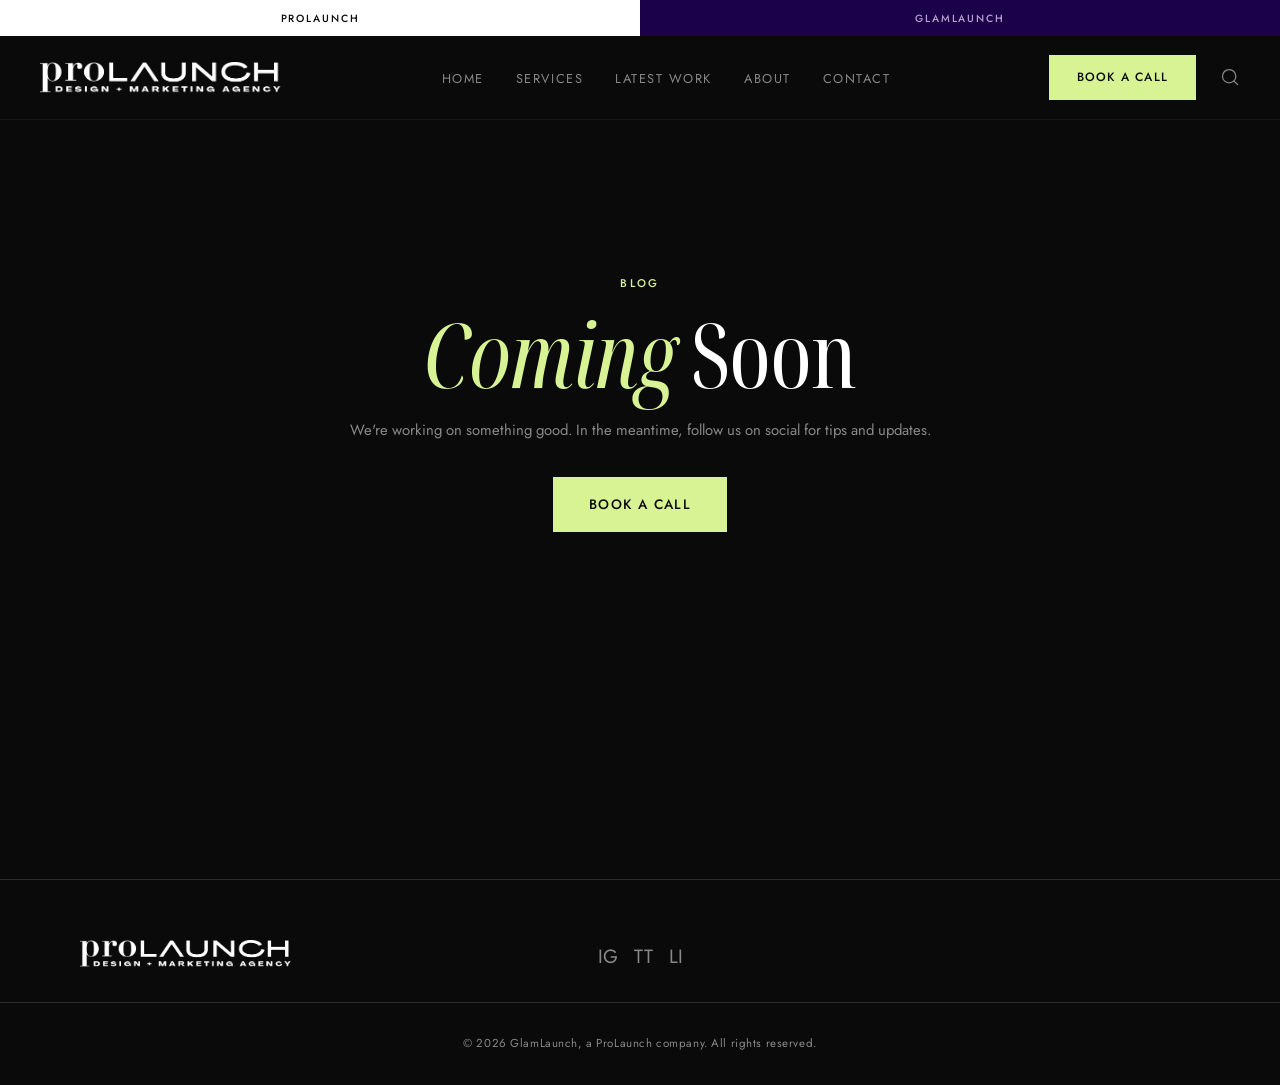
<file: blog.html>
<!DOCTYPE html>
<html lang="en">
<head>
  <meta charset="UTF-8"/>
  <meta name="viewport" content="width=device-width, initial-scale=1.0"/>
  <title>Blog | ProLaunch Creative Agency</title>
  <meta name="description" content="Tips, insights, and resources for entrepreneurs looking to build and grow their online presence."/>
  <link rel="preconnect" href="https://fonts.googleapis.com"/>
  <link rel="preconnect" href="https://fonts.gstatic.com" crossorigin/>
  <link href="https://fonts.googleapis.com/css2?family=Noto+Serif+Display:ital,wdth,wght@0,62.5,300;0,62.5,400;0,62.5,500;1,62.5,300;1,62.5,400&family=Jost:wght@300;400;500;600&display=swap" rel="stylesheet"/>
  <link rel="stylesheet" href="css/main.css"/>
  <link rel="icon" type="image/png" href="images/prolaunch.png"/>
  <script>(function(){var b=localStorage.getItem('prolaunch-brand');if(!b){var h=(location.hostname||'').toLowerCase();b=h.indexOf('glamlaunch.co')!==-1?'glamlaunch':'prolaunch';}if(b==='glamlaunch')document.documentElement.dataset.brand=b;})();</script>
</head>
<body>

<!-- Brand Tabs -->
<div class="brand-tabs">
  <button class="brand-tab brand-tab--pro" onclick="if(typeof toggleBrand==='function'&&getCurrentBrand()!=='prolaunch')toggleBrand()">PROLAUNCH</button>
  <button class="brand-tab brand-tab--glam" onclick="if(typeof toggleBrand==='function'&&getCurrentBrand()!=='glamlaunch')toggleBrand()">GLAMLAUNCH</button>
</div>

<div id="page-loader" role="status" aria-label="Loading"><img src="prolaunch.png" alt="" class="loader-logo pro-logo" aria-hidden="true"/>
  <img src="GlamLaunch-Logo-white.png" alt="" class="loader-logo glam-logo" aria-hidden="true"/><div class="loader-bar"></div></div>
<a href="contact.html" class="float-book" aria-label="Book a call">Book a Call</a>

<nav class="nav" id="nav" role="navigation" aria-label="Main navigation">
  <a href="index.html" class="nav-logo" aria-label="Home">
    <img src="prolaunch.png" alt="ProLaunch" class="nav-logo-img pro-logo"/>
    <img src="GlamLaunch-Logo-white.png" alt="GlamLaunch" class="nav-logo-img glam-logo"/>
  </a>
  <div class="brand-toggle">
    <span class="brand-toggle-dot">&middot;</span>
    <button class="brand-toggle-btn" aria-label="Switch brand">GlamLaunch</button>
  </div>
  <ul class="nav-links" role="list">
    <li><a href="index.html" class="nav-link">Home</a></li>
    <li><a href="services.html" class="nav-link">Services</a></li>
    <li class="nav-item has-mega">
      <a href="portfolio.html" class="nav-link">Latest Work</a>
      <div class="mega-menu">
        <div class="mega-menu-inner">
          <div class="mega-menu-links">
            <a href="portfolio.html">All Projects</a>
            <a href="portfolio.html#websites">Websites</a>
            <a href="portfolio.html#landing-pages">Landing Pages</a>
            <a href="portfolio.html#social">Social Media</a>
            <a href="portfolio.html#avatars">Marketing Campaigns</a>
          </div>
          <div class="mega-menu-projects">
            <a href="melanu.html" class="mega-project">
              <img src="images/melanu/hero.png" alt="Melanu Skin Care"/>
              <span class="mega-project-label">Melanu Skin Care</span>
            </a>
            <a href="loud-women-lead.html" class="mega-project">
              <img src="images/lwl/hero.png" alt="Loud Women Lead"/>
              <span class="mega-project-label">Loud Women Lead</span>
            </a>
            <a href="anchors-of-healing.html" class="mega-project">
              <img src="images/aoh/hero.png" alt="Anchors of Healing"/>
              <span class="mega-project-label">Anchors of Healing</span>
            </a>
          </div>
        </div>
      </div>
    </li>
    <li><a href="about.html" class="nav-link">About</a></li>
    <li><a href="contact.html" class="nav-link">Contact</a></li>
  </ul>
  <div class="nav-right">
  <a href="contact.html" class="nav-cta-btn">Book a Call</a>
  <div class="nav-icons">
    <button class="nav-icon" aria-label="Search"><svg width="20" height="20" viewBox="0 0 24 24" fill="none" stroke="currentColor" stroke-width="1.5" stroke-linecap="round" stroke-linejoin="round"><circle cx="11" cy="11" r="8"/><line x1="21" y1="21" x2="16.65" y2="16.65"/></svg></button>
  </div>
  </div>
  <button class="hamburger" aria-label="Open menu" aria-expanded="false" id="hamburger"><span></span><span></span><span></span></button>
</nav>

<!-- Search Overlay -->
<div class="search-overlay" id="searchOverlay">
  <div class="search-overlay-bg" id="searchOverlayBg"></div>
  <div class="search-modal">
    <button class="search-close" id="searchClose" aria-label="Close search">&times;</button>
    <div class="search-inner">
      <input type="text" class="search-input" id="searchInput" placeholder="Search ProLaunch..." autocomplete="off"/>
      <div class="search-suggestions" id="searchSuggestions">
        <span class="search-suggestion-label">Quick Links</span>
        <a href="services.html" class="search-suggestion">Services</a>
        <a href="services.html#websites" class="search-suggestion">Custom Websites</a>
        <a href="services.html#ai-avatars" class="search-suggestion">Marketing Campaigns</a>
        <a href="services.html#app-dev" class="search-suggestion">App Development</a>
        <a href="portfolio.html" class="search-suggestion">Latest Work</a>
        <a href="contact.html" class="search-suggestion">Contact Us</a>
        <a href="about.html" class="search-suggestion">About ProLaunch</a>
      </div>
    </div>
  </div>
</div>

<div class="mobile-menu" id="mobileMenu" role="dialog" aria-modal="true" aria-label="Navigation menu">
  <button class="mobile-close" id="mobileClose" aria-label="Close menu">&times;</button>
  <button class="mobile-brand-toggle">Switch to GlamLaunch</button>
  <a href="index.html">Home</a><a href="services.html">Services</a><a href="portfolio.html">Latest Work</a><a href="about.html">About</a><a href="contact.html">Contact</a>
  <a href="contact.html" class="mobile-book-link">Book a Call &rarr;</a>
</div>

<section class="page-hero">
  <div class="container">
    <span class="eyebrow reveal">Blog</span>
    <h1 class="reveal delay-1"><em>Coming</em> Soon</h1>
    <p class="reveal delay-2" data-brand-key="blog-hero-sub">We're working on something good. In the meantime, follow us on social for tips and updates.</p>
    <div style="margin-top:32px;" class="reveal delay-3">
      <a href="contact.html" class="btn-primary">Book a Call</a>
    </div>
  </div>
</section>

<div style="min-height:30vh;"></div>

<footer class="footer" role="contentinfo">
  <div class="footer-inner">
    <a href="index.html" class="footer-logo">
      <img src="prolaunch.png" alt="ProLaunch" class="footer-logo-img pro-logo"/>
      <img src="GlamLaunch-Logo-white.png" alt="GlamLaunch" class="footer-logo-img glam-logo"/>
    </a>
    <div class="footer-social"><a href="#" aria-label="Instagram">IG</a><a href="#" aria-label="TikTok">TT</a><a href="#" aria-label="LinkedIn">LI</a></div>
  </div>
  <div class="footer-bottom"><p>&copy; 2026 GlamLaunch, a ProLaunch company. All rights reserved.</p></div>
</footer>
<script src="js/brand-content.js"></script>
<script src="js/main.js"></script>
</body>
</html>
</file>
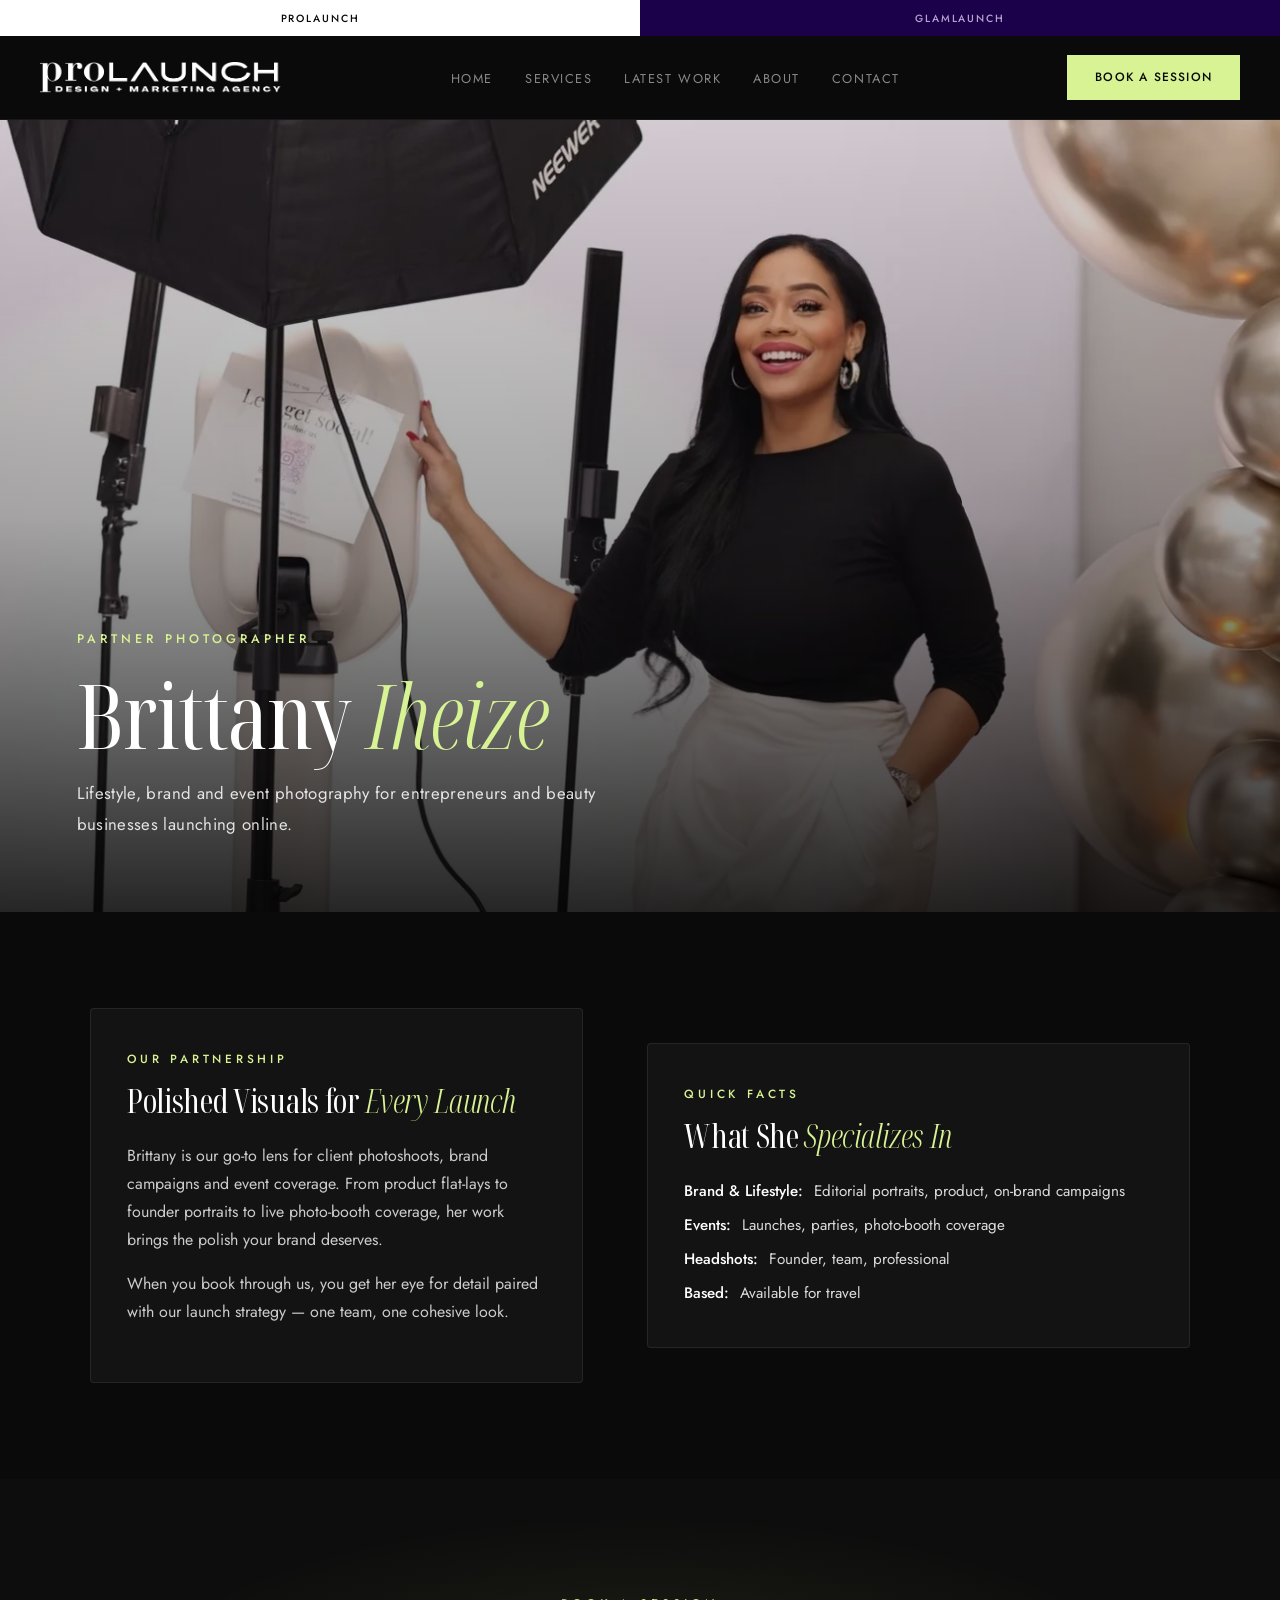
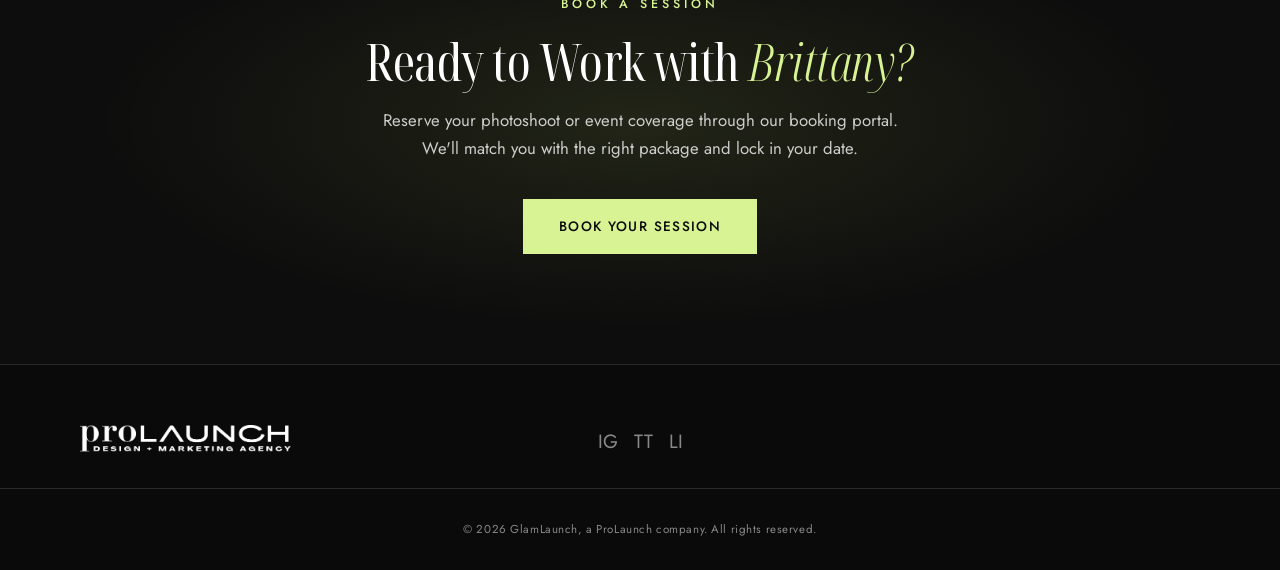
<file: brittany-iheize.html>
<!DOCTYPE html>
<html lang="en">
<head>
  <meta charset="UTF-8"/>
  <meta name="viewport" content="width=device-width, initial-scale=1.0"/>
  <title>Brittany Iheize | Partner Photographer | ProLaunch</title>
  <meta name="description" content="Brittany Iheize — partner photographer for ProLaunch and GlamLaunch. Lifestyle, brand and event photography for entrepreneurs and beauty businesses."/>
  <meta name="robots" content="noindex,nofollow"/>
  <link rel="preconnect" href="https://fonts.googleapis.com"/>
  <link rel="preconnect" href="https://fonts.gstatic.com" crossorigin/>
  <link href="https://fonts.googleapis.com/css2?family=Noto+Serif+Display:ital,wdth,wght@0,62.5,300;0,62.5,400;0,62.5,500;1,62.5,300;1,62.5,400&family=Jost:wght@300;400;500;600&display=swap" rel="stylesheet"/>
  <link rel="stylesheet" href="css/main.css"/>
  <link rel="stylesheet" href="css/project.css"/>
  <link rel="icon" type="image/png" href="images/prolaunch.png"/>
  <script>(function(){var b=localStorage.getItem('prolaunch-brand');if(!b){var h=(location.hostname||'').toLowerCase();b=h.indexOf('glamlaunch.co')!==-1?'glamlaunch':'prolaunch';}if(b==='glamlaunch')document.documentElement.dataset.brand=b;})();</script>
  <style>
    /* Brittany partner page */
    .partner-hero {
      position: relative;
      min-height: 88vh;
      display: flex;
      align-items: flex-end;
      overflow: hidden;
      background: #0d0d0d;
    }
    .partner-hero-img {
      position: absolute; inset: 0;
      width: 100%; height: 100%;
      object-fit: cover;
      object-position: center 25%;
    }
    .partner-hero-overlay {
      position: absolute; inset: 0;
      background: linear-gradient(180deg, rgba(0,0,0,0.15) 0%, rgba(0,0,0,0.35) 50%, rgba(0,0,0,0.85) 100%);
    }
    .partner-hero-content {
      position: relative; z-index: 2;
      padding: 0 6vw 8vh;
      color: #fff;
      max-width: 1400px;
      margin: 0 auto;
      width: 100%;
    }
    .partner-hero-content .eyebrow {
      display: inline-block;
      font-family: 'Jost', sans-serif;
      font-size: 0.78rem;
      font-weight: 500;
      letter-spacing: 0.32em;
      text-transform: uppercase;
      color: var(--lime, #d8f56b);
      margin-bottom: 18px;
    }
    .partner-hero-content h1 {
      font-family: 'Noto Serif Display', serif;
      font-weight: 400;
      font-size: clamp(2.6rem, 7vw, 6rem);
      line-height: 1.02;
      letter-spacing: -0.01em;
      margin: 0 0 18px;
      color: #fff;
    }
    .partner-hero-content h1 em { font-style: italic; font-weight: 300; }
    .partner-hero-content .tagline {
      font-family: 'Jost', sans-serif;
      font-size: 1.05rem;
      font-weight: 400;
      letter-spacing: 0.02em;
      max-width: 560px;
      color: rgba(255,255,255,0.85);
    }

    .partner-overview { padding: 96px 0; }
    .partner-overview .container { max-width: 1180px; }
    .partner-grid {
      display: grid;
      grid-template-columns: 1fr 1.1fr;
      gap: 64px;
      align-items: center;
    }
    .partner-card {
      background: rgba(255,255,255,0.04);
      border: 1px solid rgba(255,255,255,0.08);
      border-radius: 4px;
      padding: 40px 36px;
    }
    .partner-card .eyebrow {
      display: block;
      font-family: 'Jost', sans-serif;
      font-size: 0.74rem;
      font-weight: 500;
      letter-spacing: 0.32em;
      text-transform: uppercase;
      color: var(--lime, #d8f56b);
      margin-bottom: 14px;
    }
    .partner-card h2 {
      font-family: 'Noto Serif Display', serif;
      font-weight: 400;
      font-size: 2rem;
      line-height: 1.15;
      margin: 0 0 22px;
    }
    .partner-card h2 em { font-style: italic; font-weight: 300; }
    .partner-card p {
      font-family: 'Jost', sans-serif;
      font-size: 1rem;
      line-height: 1.75;
      color: rgba(255,255,255,0.78);
      margin: 0 0 16px;
    }
    .partner-meta { margin-top: 24px; display: grid; gap: 8px; }
    .partner-meta li {
      list-style: none;
      font-family: 'Jost', sans-serif;
      font-size: 0.95rem;
      color: rgba(255,255,255,0.85);
    }
    .partner-meta strong { color: #fff; font-weight: 500; margin-right: 6px; }

    .partner-cta {
      position: relative;
      padding: 110px 24px;
      text-align: center;
      background: #0d0d0d;
      overflow: hidden;
    }
    .partner-cta::before {
      content: ''; position: absolute; inset: 0;
      background: radial-gradient(ellipse at center, rgba(216,245,107,0.10) 0%, transparent 60%);
      pointer-events: none;
    }
    .partner-cta-inner {
      position: relative;
      max-width: 720px;
      margin: 0 auto;
      color: #fff;
    }
    .partner-cta .eyebrow {
      display: inline-block;
      font-family: 'Jost', sans-serif;
      font-size: 0.78rem;
      letter-spacing: 0.32em;
      text-transform: uppercase;
      color: var(--lime, #d8f56b);
      margin-bottom: 18px;
    }
    .partner-cta h2 {
      font-family: 'Noto Serif Display', serif;
      font-weight: 400;
      font-size: clamp(2rem, 4vw, 3.2rem);
      line-height: 1.1;
      margin: 0 0 18px;
      color: #fff;
    }
    .partner-cta h2 em { font-style: italic; font-weight: 300; }
    .partner-cta p {
      font-family: 'Jost', sans-serif;
      font-size: 1.05rem;
      line-height: 1.65;
      color: rgba(255,255,255,0.78);
      margin: 0 auto 36px;
      max-width: 540px;
    }

    @media (max-width: 860px) {
      .partner-hero { min-height: 78vh; }
      .partner-grid { grid-template-columns: 1fr; gap: 36px; }
      .partner-overview { padding: 64px 0; }
      .partner-card { padding: 32px 24px; }
      .partner-cta { padding: 80px 22px; }
    }
  </style>
</head>
<body>

<!-- Brand Tabs -->
<div class="brand-tabs">
  <button class="brand-tab brand-tab--pro" onclick="if(typeof toggleBrand==='function'&&getCurrentBrand()!=='prolaunch')toggleBrand()">PROLAUNCH</button>
  <button class="brand-tab brand-tab--glam" onclick="if(typeof toggleBrand==='function'&&getCurrentBrand()!=='glamlaunch')toggleBrand()">GLAMLAUNCH</button>
</div>

<div id="page-loader" role="status" aria-label="Loading">
  <img src="prolaunch.png" alt="" class="loader-logo pro-logo" aria-hidden="true"/>
  <img src="GlamLaunch-Logo-white.png" alt="" class="loader-logo glam-logo" aria-hidden="true"/>
  <div class="loader-bar"></div>
</div>
<a href="https://glamlaunch.co/pages/social-pmp?_pos=1&_sid=9fd7e38e9&_ss=r" class="float-book" aria-label="Book a session">Book a Session</a>

<nav class="nav" id="nav" role="navigation" aria-label="Main navigation">
  <a href="index.html" class="nav-logo" aria-label="Home">
    <img src="prolaunch.png" alt="ProLaunch" class="nav-logo-img pro-logo"/>
    <img src="GlamLaunch-Logo-white.png" alt="GlamLaunch" class="nav-logo-img glam-logo"/>
  </a>
  <div class="brand-toggle">
    <span class="brand-toggle-dot">&middot;</span>
    <button class="brand-toggle-btn" aria-label="Switch brand">GlamLaunch</button>
  </div>
  <ul class="nav-links" role="list">
    <li><a href="index.html" class="nav-link">Home</a></li>
    <li><a href="services.html" class="nav-link">Services</a></li>
    <li><a href="portfolio.html" class="nav-link">Latest Work</a></li>
    <li><a href="about.html" class="nav-link">About</a></li>
    <li><a href="contact.html" class="nav-link">Contact</a></li>
  </ul>
  <div class="nav-right">
    <a href="https://glamlaunch.co/pages/social-pmp?_pos=1&_sid=9fd7e38e9&_ss=r" class="nav-cta-btn">Book a Session</a>
  </div>
  <button class="hamburger" aria-label="Open menu" aria-expanded="false" id="hamburger"><span></span><span></span><span></span></button>
</nav>

<div class="mobile-menu" id="mobileMenu" role="dialog" aria-modal="true" aria-label="Navigation menu">
  <button class="mobile-close" id="mobileClose" aria-label="Close menu">&times;</button>
  <button class="mobile-brand-toggle">Switch to GlamLaunch</button>
  <a href="index.html">Home</a><a href="services.html">Services</a><a href="portfolio.html">Latest Work</a><a href="about.html">About</a><a href="contact.html">Contact</a>
  <a href="https://glamlaunch.co/pages/social-pmp?_pos=1&_sid=9fd7e38e9&_ss=r" class="mobile-book-link">Book a Session &rarr;</a>
</div>

<!-- Hero -->
<section class="partner-hero">
  <img src="images/brittany/hero.webp" alt="Brittany Iheize" class="partner-hero-img"/>
  <div class="partner-hero-overlay"></div>
  <div class="partner-hero-content reveal">
    <span class="eyebrow">Partner Photographer</span>
    <h1>Brittany <em>Iheize</em></h1>
    <p class="tagline">Lifestyle, brand and event photography for entrepreneurs and beauty businesses launching online.</p>
  </div>
</section>

<!-- Partnership Overview -->
<section class="section section--dark partner-overview">
  <div class="container">
    <div class="partner-grid">
      <div class="partner-card reveal">
        <span class="eyebrow">Our Partnership</span>
        <h2>Polished Visuals for <em>Every Launch</em></h2>
        <p>Brittany is our go-to lens for client photoshoots, brand campaigns and event coverage. From product flat-lays to founder portraits to live photo-booth coverage, her work brings the polish your brand deserves.</p>
        <p>When you book through us, you get her eye for detail paired with our launch strategy &mdash; one team, one cohesive look.</p>
      </div>
      <div class="partner-card reveal delay-1">
        <span class="eyebrow">Quick Facts</span>
        <h2>What She <em>Specializes In</em></h2>
        <ul class="partner-meta">
          <li><strong>Brand &amp; Lifestyle:</strong> Editorial portraits, product, on-brand campaigns</li>
          <li><strong>Events:</strong> Launches, parties, photo-booth coverage</li>
          <li><strong>Headshots:</strong> Founder, team, professional</li>
          <li><strong>Based:</strong> Available for travel</li>
        </ul>
      </div>
    </div>
  </div>
</section>

<!-- CTA -->
<section class="partner-cta" aria-label="Book a session with Brittany">
  <div class="partner-cta-inner reveal">
    <span class="eyebrow">Book a Session</span>
    <h2>Ready to Work with <em>Brittany?</em></h2>
    <p>Reserve your photoshoot or event coverage through our booking portal. We'll match you with the right package and lock in your date.</p>
    <a href="https://glamlaunch.co/pages/social-pmp?_pos=1&_sid=9fd7e38e9&_ss=r" class="btn-primary">Book Your Session</a>
  </div>
</section>

<footer class="footer" role="contentinfo">
  <div class="footer-inner">
    <a href="index.html" class="footer-logo">
      <img src="prolaunch.png" alt="ProLaunch" class="footer-logo-img pro-logo"/>
      <img src="GlamLaunch-Logo-white.png" alt="GlamLaunch" class="footer-logo-img glam-logo"/>
    </a>
    <div class="footer-social"><a href="#" aria-label="Instagram">IG</a><a href="#" aria-label="TikTok">TT</a><a href="#" aria-label="LinkedIn">LI</a></div>
  </div>
  <div class="footer-bottom"><p>&copy; 2026 GlamLaunch, a ProLaunch company. All rights reserved.</p></div>
</footer>
<script src="js/brand-content.js"></script>
<script src="js/main.js"></script>
</body>
</html>
</file>
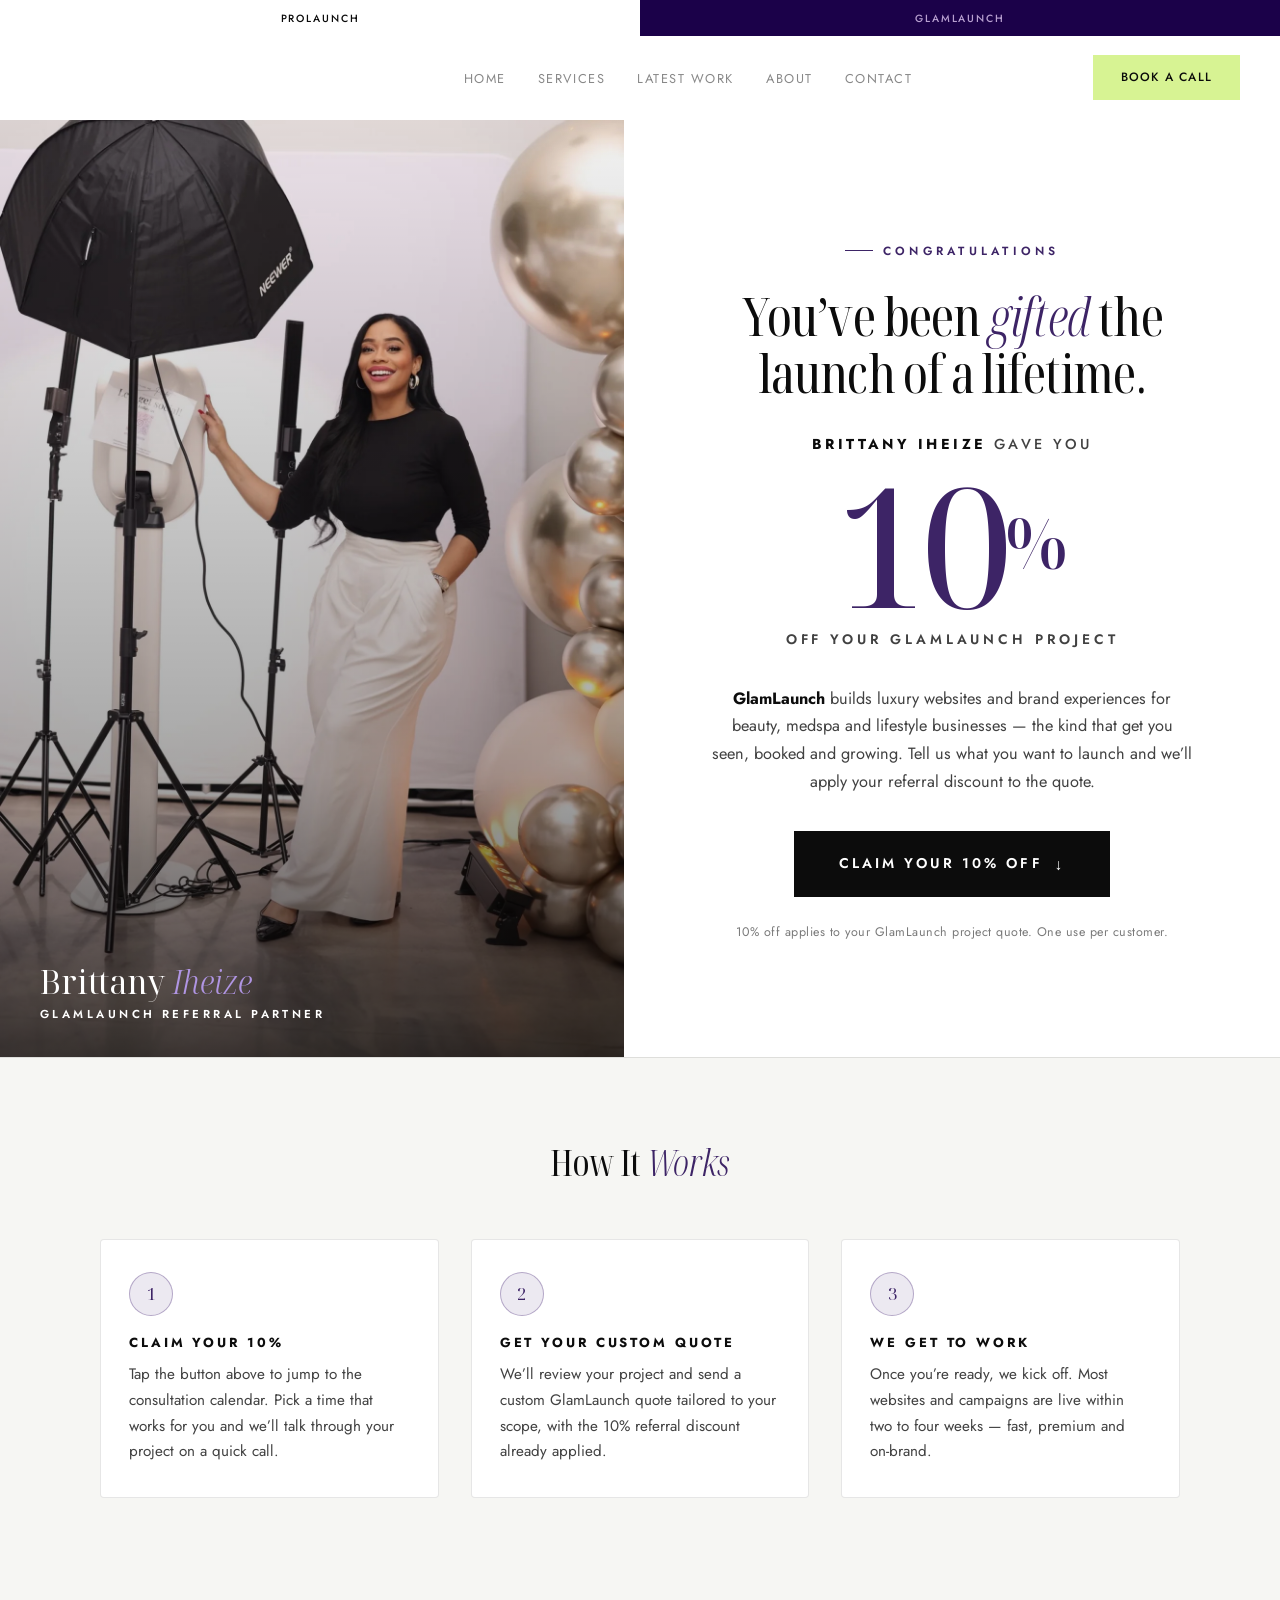
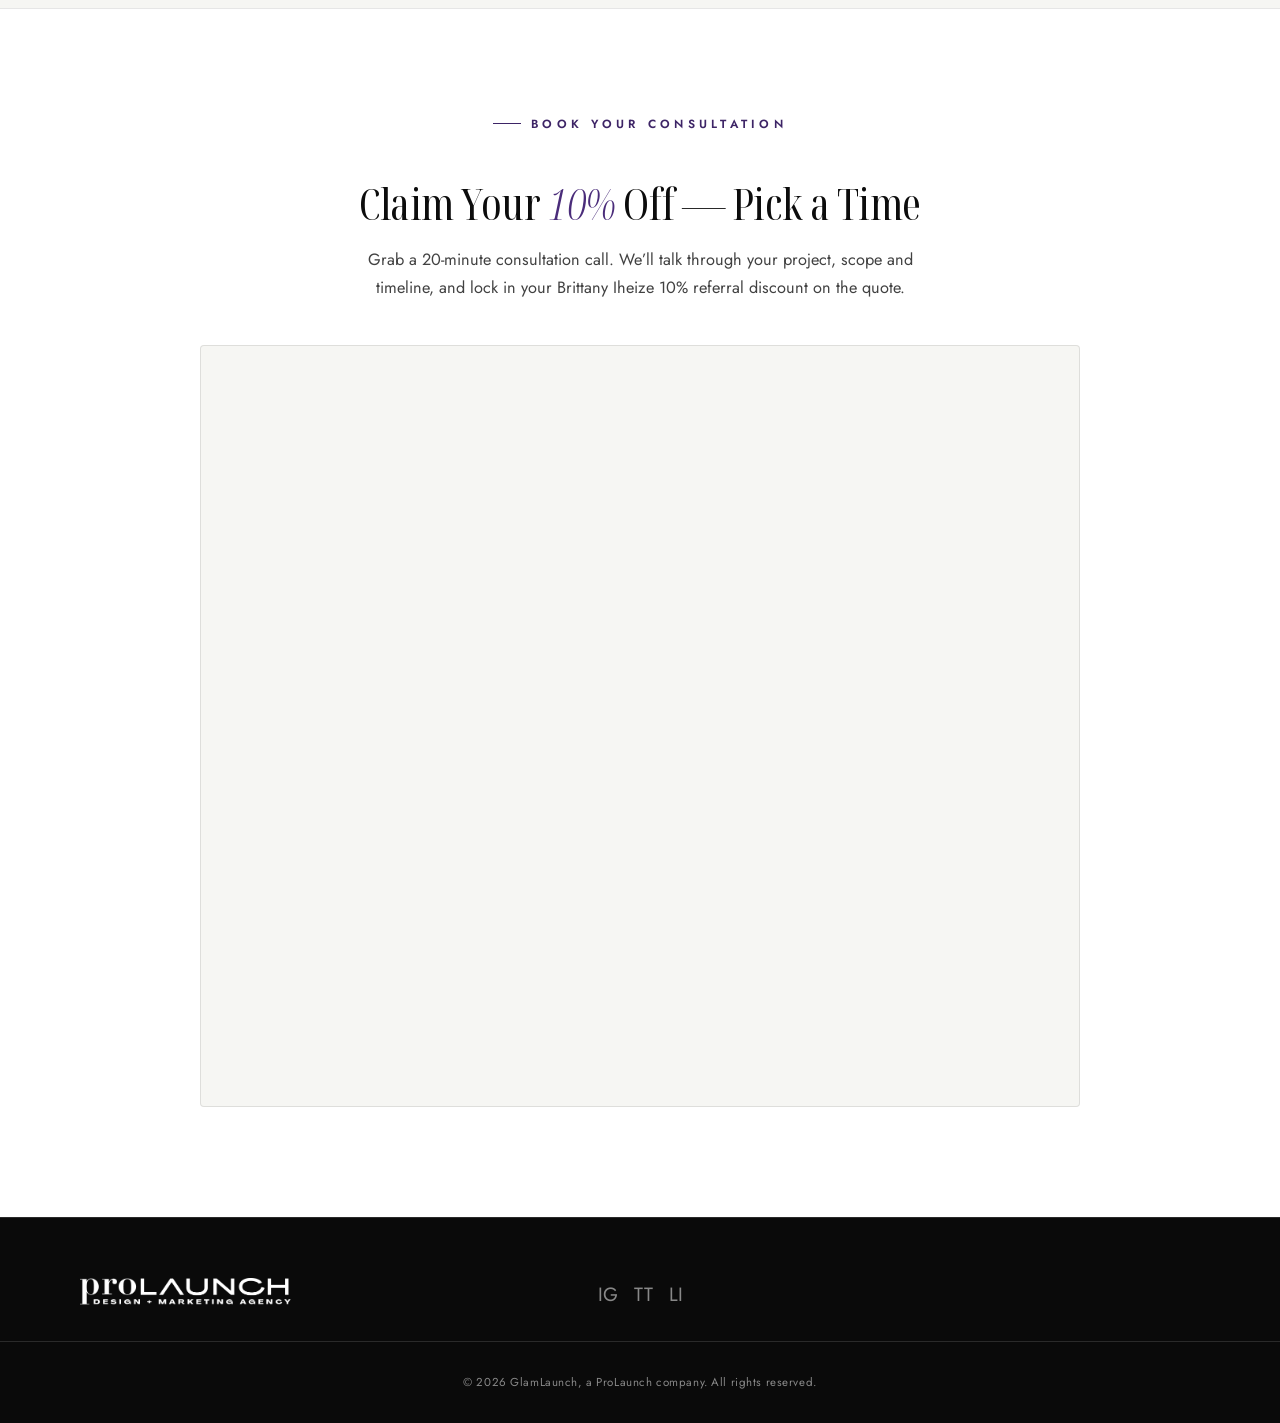
<file: brittany-referral.html>
<!DOCTYPE html>
<html lang="en">
<head>
  <meta charset="UTF-8"/>
  <meta name="viewport" content="width=device-width, initial-scale=1.0"/>
  <title>10% Off | A Gift From Brittany Iheize | GlamLaunch</title>
  <meta name="description" content="Brittany Iheize gifted you 10% off your GlamLaunch project — a custom website, brand campaign, or full launch."/>
  <meta name="robots" content="noindex,nofollow"/>
  <link rel="preconnect" href="https://fonts.googleapis.com"/>
  <link rel="preconnect" href="https://fonts.gstatic.com" crossorigin/>
  <link href="https://fonts.googleapis.com/css2?family=Noto+Serif+Display:ital,wdth,wght@0,62.5,300;0,62.5,400;0,62.5,500;1,62.5,300;1,62.5,400&family=Jost:wght@300;400;500;600;700&display=swap" rel="stylesheet"/>
  <link rel="stylesheet" href="css/main.css"/>
  <link rel="icon" type="image/png" href="images/prolaunch.png"/>
  <script>(function(){var b=localStorage.getItem('prolaunch-brand');if(!b){var h=(location.hostname||'').toLowerCase();b=h.indexOf('glamlaunch.co')!==-1?'glamlaunch':'prolaunch';}if(b==='glamlaunch')document.documentElement.dataset.brand=b;})();</script>
  <style>
    /* =====================================================
       Brittany Iheize × GlamLaunch — 10% Off Referral
       Two-column editorial under the main site nav.
       Ink + lime palette (ProLaunch site theme).
       ===================================================== */

    body { background: #ffffff; color: #0c0c0c; }

    :root {
      --ref-ink:    #0c0c0c;
      --ref-paper:  #ffffff;
      --ref-paper-2:#f6f6f3;
      --ref-soft:   rgba(12,12,12,0.78);
      --ref-softer: rgba(12,12,12,0.55);
      --ref-line:   rgba(12,12,12,0.10);
      /* (legacy names kept; values now a deep purple palette) */
      --ref-lime:        #4a2c7a;
      --ref-lime-text:   #3d2466;
      --ref-lime-dim:    rgba(74,44,122,0.10);
      --ref-lime-deep:   #2c1a4f;
    }

    /* === Two-column hero === */
    .ref-stage {
      min-height: 78vh;
      display: grid;
      grid-template-columns: minmax(0, 1fr) minmax(0, 1.05fr);
      align-items: stretch;
    }

    .ref-photo {
      position: relative;
      overflow: hidden;
      background: #0a0a0a;
      min-height: 70vh;
    }
    .ref-photo img {
      width: 100%; height: 100%;
      object-fit: cover;
      object-position: center 25%;
    }
    .ref-photo-overlay {
      position: absolute; inset: 0;
      background: linear-gradient(180deg, rgba(0,0,0,0.05) 0%, rgba(0,0,0,0.35) 70%, rgba(0,0,0,0.75) 100%);
      pointer-events: none;
    }
    .ref-photo-caption {
      position: absolute;
      left: 0; right: 0; bottom: 32px;
      padding: 0 40px;
      color: #fff;
      font-family: 'Jost', sans-serif;
    }
    .ref-photo-caption .who {
      font-family: 'Noto Serif Display', serif;
      font-size: clamp(1.5rem, 2.5vw, 2.2rem);
      font-weight: 400;
      line-height: 1.05;
      letter-spacing: -0.005em;
      margin-bottom: 6px;
    }
    .ref-photo-caption .who em { font-style: italic; font-weight: 300; color: #b095e3; }
    .ref-photo-caption .role {
      font-size: 0.72rem;
      font-weight: 600;
      letter-spacing: 0.3em;
      text-transform: uppercase;
      color: #ffffff;
    }

    /* === Right offer column === */
    .ref-offer {
      position: relative;
      padding: 96px 6vw;
      display: flex;
      align-items: center;
      overflow: hidden;
      background: var(--ref-paper);
    }
    /* (halo removed) */
    .ref-offer-inner {
      position: relative;
      max-width: 560px;
      margin: 0 auto;
      text-align: center;
    }
    .ref-eyebrow {
      display: inline-flex;
      align-items: center;
      gap: 10px;
      font-family: 'Jost', sans-serif;
      font-size: 0.74rem;
      font-weight: 600;
      letter-spacing: 0.36em;
      text-transform: uppercase;
      color: var(--ref-lime-text);
      margin-bottom: 26px;
    }
    .ref-eyebrow::before {
      content: '';
      width: 28px; height: 1px;
      background: var(--ref-lime-text);
    }
    .ref-headline {
      font-family: 'Noto Serif Display', serif;
      font-weight: 400;
      font-size: clamp(2.2rem, 4.2vw, 3.6rem);
      line-height: 1.06;
      letter-spacing: -0.015em;
      color: var(--ref-ink);
      margin: 0 0 30px;
    }
    .ref-headline em {
      font-style: italic;
      font-weight: 300;
      color: var(--ref-lime-text) !important;
    }
    .ref-from {
      font-family: 'Jost', sans-serif;
      font-size: 0.9rem;
      font-weight: 500;
      letter-spacing: 0.24em;
      text-transform: uppercase;
      color: var(--ref-soft);
      margin: 0 0 4px;
      text-align: center;
    }
    .ref-from strong { color: var(--ref-ink); font-weight: 700; }
    .ref-percent {
      display: flex;
      align-items: flex-start;
      justify-content: center;
      font-family: 'Noto Serif Display', serif;
      font-weight: 400;
      font-size: clamp(6rem, 13vw, 11rem);
      line-height: 0.9;
      letter-spacing: -0.05em;
      color: var(--ref-lime-text);
      margin: 12px 0 8px;
    }
    .ref-percent sup {
      font-size: 0.42em;
      margin-top: 0.6em;
      font-weight: 400;
      letter-spacing: 0;
    }
    .ref-percent-tail {
      font-family: 'Jost', sans-serif;
      font-size: 0.86rem;
      font-weight: 600;
      letter-spacing: 0.28em;
      text-transform: uppercase;
      color: var(--ref-soft);
      margin: 0 0 32px;
      text-align: center;
    }
    .ref-sub {
      font-family: 'Jost', sans-serif;
      font-size: 1.02rem;
      line-height: 1.7;
      color: var(--ref-soft);
      margin: 0 auto 36px;
      max-width: 480px;
    }
    .ref-sub strong { color: var(--ref-ink); font-weight: 700; }
    .ref-cta {
      display: inline-flex;
      align-items: center;
      justify-content: center;
      gap: 12px;
      padding: 20px 44px;
      font-family: 'Jost', sans-serif;
      font-size: 0.88rem;
      font-weight: 600;
      letter-spacing: 0.22em;
      text-transform: uppercase;
      color: #ffffff !important;
      background: var(--ref-ink);
      text-decoration: none;
      border: 1.5px solid var(--ref-ink);
      cursor: pointer;
      transition: background 0.25s ease, border-color 0.25s ease, transform 0.25s ease;
    }
    .ref-cta:hover {
      background: var(--ref-lime-deep);
      border-color: var(--ref-lime-deep);
      transform: translateY(-1px);
    }
    .ref-cta-arrow { font-size: 1.1em; line-height: 1; }
    .ref-fineprint {
      margin-top: 24px;
      font-family: 'Jost', sans-serif;
      font-size: 0.78rem;
      color: var(--ref-softer);
      letter-spacing: 0.04em;
    }

    /* === How It Works === */
    .ref-howto {
      background: var(--ref-paper-2);
      border-top: 1px solid var(--ref-line);
      padding: 84px 32px 110px;
    }
    .ref-howto-inner {
      max-width: 1080px;
      margin: 0 auto;
      text-align: center;
    }
    .ref-howto h2 {
      font-family: 'Noto Serif Display', serif;
      font-weight: 400;
      font-size: clamp(1.7rem, 2.8vw, 2.4rem);
      line-height: 1.15;
      color: var(--ref-ink);
      margin: 0 0 56px;
    }
    .ref-howto h2 em { font-style: italic; font-weight: 300; color: var(--ref-lime-text) !important; }
    .ref-steps {
      display: grid;
      grid-template-columns: repeat(3, 1fr);
      gap: 32px;
      text-align: left;
    }
    .ref-step {
      padding: 32px 28px;
      background: var(--ref-paper);
      border: 1px solid var(--ref-line);
      border-radius: 4px;
    }
    .ref-step .num {
      display: inline-flex;
      align-items: center;
      justify-content: center;
      width: 44px; height: 44px;
      background: var(--ref-lime-dim);
      border: 1px solid rgba(74,44,122,0.35);
      border-radius: 50%;
      font-family: 'Noto Serif Display', serif;
      font-size: 1.05rem;
      color: var(--ref-lime-text);
      margin-bottom: 20px;
    }
    .ref-step h3 {
      font-family: 'Jost', sans-serif;
      font-size: 0.82rem;
      font-weight: 700;
      letter-spacing: 0.22em;
      text-transform: uppercase;
      color: var(--ref-ink);
      margin: 0 0 12px;
    }
    .ref-step p {
      font-family: 'Jost', sans-serif;
      font-size: 0.95rem;
      line-height: 1.7;
      color: var(--ref-soft);
      margin: 0;
    }

    @media (max-width: 900px) {
      .ref-stage { grid-template-columns: 1fr; }
      .ref-photo { height: 62vh; max-height: 540px; min-height: 0; }
      .ref-offer { padding: 64px 28px; }
      .ref-photo-caption { padding: 0 28px; bottom: 24px; }
      .ref-howto { padding: 64px 22px 80px; }
      .ref-steps { grid-template-columns: 1fr; gap: 18px; }
      .ref-cta { padding: 18px 36px; }
    }
  </style>
</head>
<body>

<!-- Brand Tabs -->
<div class="brand-tabs">
  <button class="brand-tab brand-tab--pro" onclick="if(typeof toggleBrand==='function'&&getCurrentBrand()!=='prolaunch')toggleBrand()">PROLAUNCH</button>
  <button class="brand-tab brand-tab--glam" onclick="if(typeof toggleBrand==='function'&&getCurrentBrand()!=='glamlaunch')toggleBrand()">GLAMLAUNCH</button>
</div>

<div id="page-loader" role="status" aria-label="Loading">
  <img src="prolaunch.png" alt="" class="loader-logo pro-logo" aria-hidden="true"/>
  <img src="GlamLaunch-Logo-white.png" alt="" class="loader-logo glam-logo" aria-hidden="true"/>
  <div class="loader-bar"></div>
</div>
<a href="contact.html" class="float-book" aria-label="Book a call">Book a Call</a>

<nav class="nav" id="nav" role="navigation" aria-label="Main navigation">
  <a href="index.html" class="nav-logo" aria-label="Home">
    <img src="prolaunch.png" alt="ProLaunch" class="nav-logo-img pro-logo"/>
    <img src="GlamLaunch-Logo-white.png" alt="GlamLaunch" class="nav-logo-img glam-logo"/>
  </a>
  <div class="brand-toggle">
    <span class="brand-toggle-dot">&middot;</span>
    <button class="brand-toggle-btn" aria-label="Switch brand">GlamLaunch</button>
  </div>
  <ul class="nav-links" role="list">
    <li><a href="index.html" class="nav-link">Home</a></li>
    <li><a href="services.html" class="nav-link">Services</a></li>
    <li><a href="portfolio.html" class="nav-link">Latest Work</a></li>
    <li><a href="about.html" class="nav-link">About</a></li>
    <li><a href="contact.html" class="nav-link">Contact</a></li>
  </ul>
  <div class="nav-right">
    <a href="contact.html" class="nav-cta-btn">Book a Call</a>
  </div>
  <button class="hamburger" aria-label="Open menu" aria-expanded="false" id="hamburger"><span></span><span></span><span></span></button>
</nav>

<div class="mobile-menu" id="mobileMenu" role="dialog" aria-modal="true" aria-label="Navigation menu">
  <button class="mobile-close" id="mobileClose" aria-label="Close menu">&times;</button>
  <button class="mobile-brand-toggle">Switch to GlamLaunch</button>
  <a href="index.html">Home</a><a href="services.html">Services</a><a href="portfolio.html">Latest Work</a><a href="about.html">About</a><a href="contact.html">Contact</a>
  <a href="contact.html" class="mobile-book-link">Book a Call &rarr;</a>
</div>

<!-- Two-column hero -->
<section class="ref-stage">

  <!-- Left: Brittany's portrait -->
  <div class="ref-photo">
    <img src="images/brittany/hero.webp" alt="Brittany Iheize"/>
    <div class="ref-photo-overlay"></div>
    <div class="ref-photo-caption">
      <div class="who">Brittany <em>Iheize</em></div>
      <div class="role">GlamLaunch Referral Partner</div>
    </div>
  </div>

  <!-- Right: 10% off offer -->
  <div class="ref-offer">
    <div class="ref-offer-inner">
      <span class="ref-eyebrow">Congratulations</span>

      <h1 class="ref-headline">You&rsquo;ve been <em>gifted</em> the launch of a&nbsp;lifetime.</h1>

      <p class="ref-from"><strong>Brittany Iheize</strong> gave you</p>
      <div class="ref-percent">10<sup>%</sup></div>
      <p class="ref-percent-tail">off your GlamLaunch project</p>

      <p class="ref-sub"><strong>GlamLaunch</strong> builds luxury websites and brand experiences for beauty, medspa and lifestyle businesses &mdash; the kind that get you seen, booked and growing. Tell us what you want to launch and we&rsquo;ll apply your referral discount to the quote.</p>

      <a href="#scheduler" class="ref-cta">
        Claim Your 10% Off
        <span class="ref-cta-arrow" aria-hidden="true">&darr;</span>
      </a>

      <p class="ref-fineprint">10% off applies to your GlamLaunch project quote. One use per customer.</p>
    </div>
  </div>

</section>

<!-- How It Works -->
<section class="ref-howto">
  <div class="ref-howto-inner">
    <h2>How It <em>Works</em></h2>
    <div class="ref-steps">
      <div class="ref-step">
        <div class="num">1</div>
        <h3>Claim Your 10%</h3>
        <p>Tap the button above to jump to the consultation calendar. Pick a time that works for you and we&rsquo;ll talk through your project on a quick call.</p>
      </div>
      <div class="ref-step">
        <div class="num">2</div>
        <h3>Get Your Custom Quote</h3>
        <p>We&rsquo;ll review your project and send a custom GlamLaunch quote tailored to your scope, with the 10% referral discount already applied.</p>
      </div>
      <div class="ref-step">
        <div class="num">3</div>
        <h3>We Get to Work</h3>
        <p>Once you&rsquo;re ready, we kick off. Most websites and campaigns are live within two to four weeks &mdash; fast, premium and on-brand.</p>
      </div>
    </div>
  </div>
</section>

<!-- Scheduler — claim the 10% off here -->
<section class="ref-scheduler" id="scheduler" aria-labelledby="schedHeading">
  <div class="ref-scheduler-inner">
    <span class="ref-eyebrow">Book Your Consultation</span>
    <h2 id="schedHeading" class="ref-scheduler-h2">Claim Your <em>10%</em> Off &mdash; Pick a Time</h2>
    <p class="ref-scheduler-sub">Grab a 20-minute consultation call. We&rsquo;ll talk through your project, scope and timeline, and lock in your Brittany Iheize 10% referral discount on the quote.</p>
    <div class="ref-scheduler-frame">
      <iframe
        src="https://glamlaunch.hbportal.co/schedule/675e17ab209576001fe86cae"
        title="Schedule a Consultation Call"
        frameborder="0"
        scrolling="yes"
        allow="fullscreen"
      ></iframe>
    </div>
  </div>
</section>

<style>
  .ref-scheduler {
    background: var(--ref-paper);
    border-top: 1px solid var(--ref-line);
    padding: 96px 32px 110px;
    scroll-margin-top: 80px; /* offset for the sticky site nav */
  }
  .ref-scheduler-inner {
    max-width: 1080px;
    margin: 0 auto;
    text-align: center;
  }
  .ref-scheduler-h2 {
    font-family: 'Noto Serif Display', serif;
    font-weight: 400;
    font-size: clamp(1.9rem, 3.4vw, 2.8rem);
    line-height: 1.15;
    color: var(--ref-ink);
    margin: 18px 0 18px;
  }
  .ref-scheduler-h2 em { font-style: italic; font-weight: 300; color: var(--ref-lime) !important; }
  .ref-scheduler-sub {
    font-family: 'Jost', sans-serif;
    font-size: 1.02rem;
    line-height: 1.7;
    color: var(--ref-soft);
    max-width: 600px;
    margin: 0 auto 44px;
  }
  .ref-scheduler-frame {
    max-width: 880px;
    margin: 0 auto;
    background: var(--ref-paper-2);
    border: 1px solid var(--ref-line);
    border-radius: 4px;
    overflow: hidden;
  }
  .ref-scheduler-frame iframe {
    width: 100%;
    height: 760px;
    border: none;
    display: block;
  }
  @media (max-width: 720px) {
    .ref-scheduler { padding: 72px 20px 88px; }
    .ref-scheduler-frame iframe { height: 820px; }
  }
</style>

<footer class="footer" role="contentinfo">
  <div class="footer-inner">
    <a href="index.html" class="footer-logo">
      <img src="prolaunch.png" alt="ProLaunch" class="footer-logo-img pro-logo"/>
      <img src="GlamLaunch-Logo-white.png" alt="GlamLaunch" class="footer-logo-img glam-logo"/>
    </a>
    <div class="footer-social"><a href="#" aria-label="Instagram">IG</a><a href="#" aria-label="TikTok">TT</a><a href="#" aria-label="LinkedIn">LI</a></div>
  </div>
  <div class="footer-bottom"><p>&copy; 2026 GlamLaunch, a ProLaunch company. All rights reserved.</p></div>
</footer>
<script src="js/brand-content.js"></script>
<script src="js/main.js"></script>
</body>
</html>
</file>
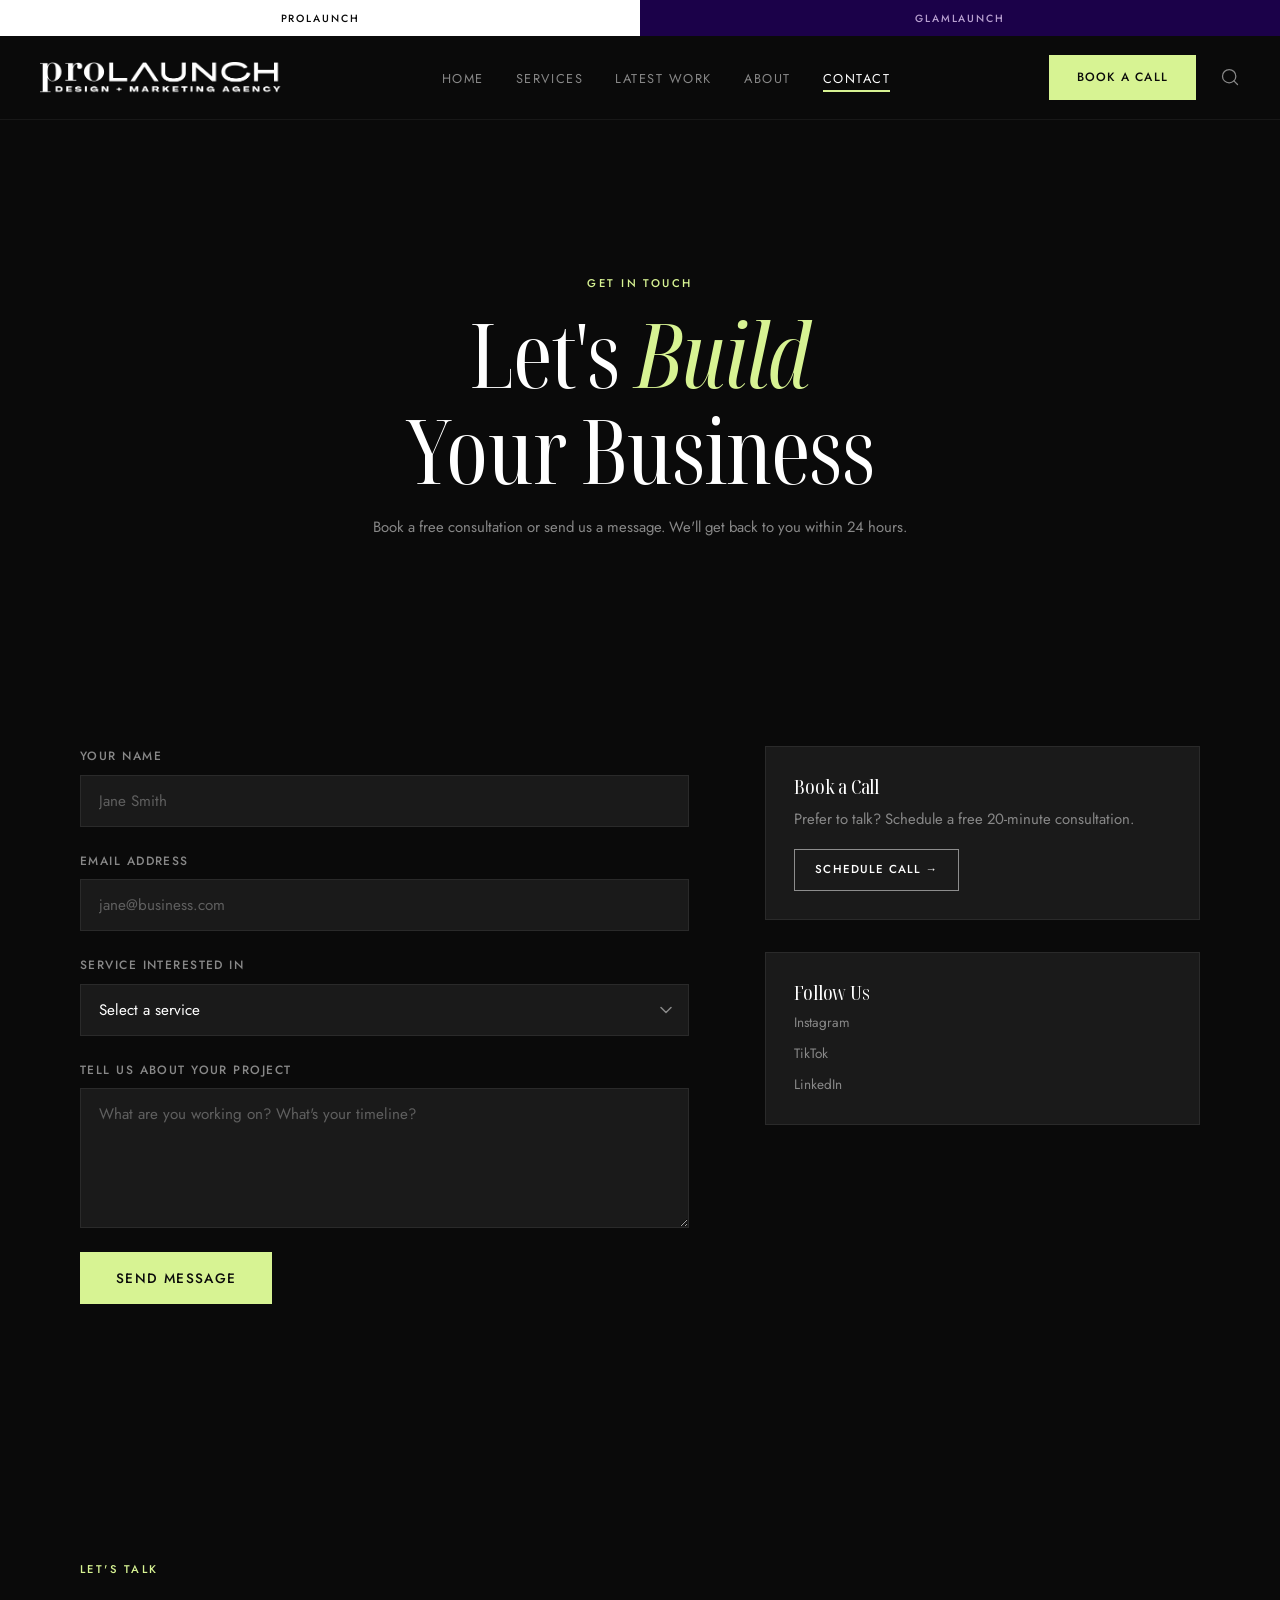
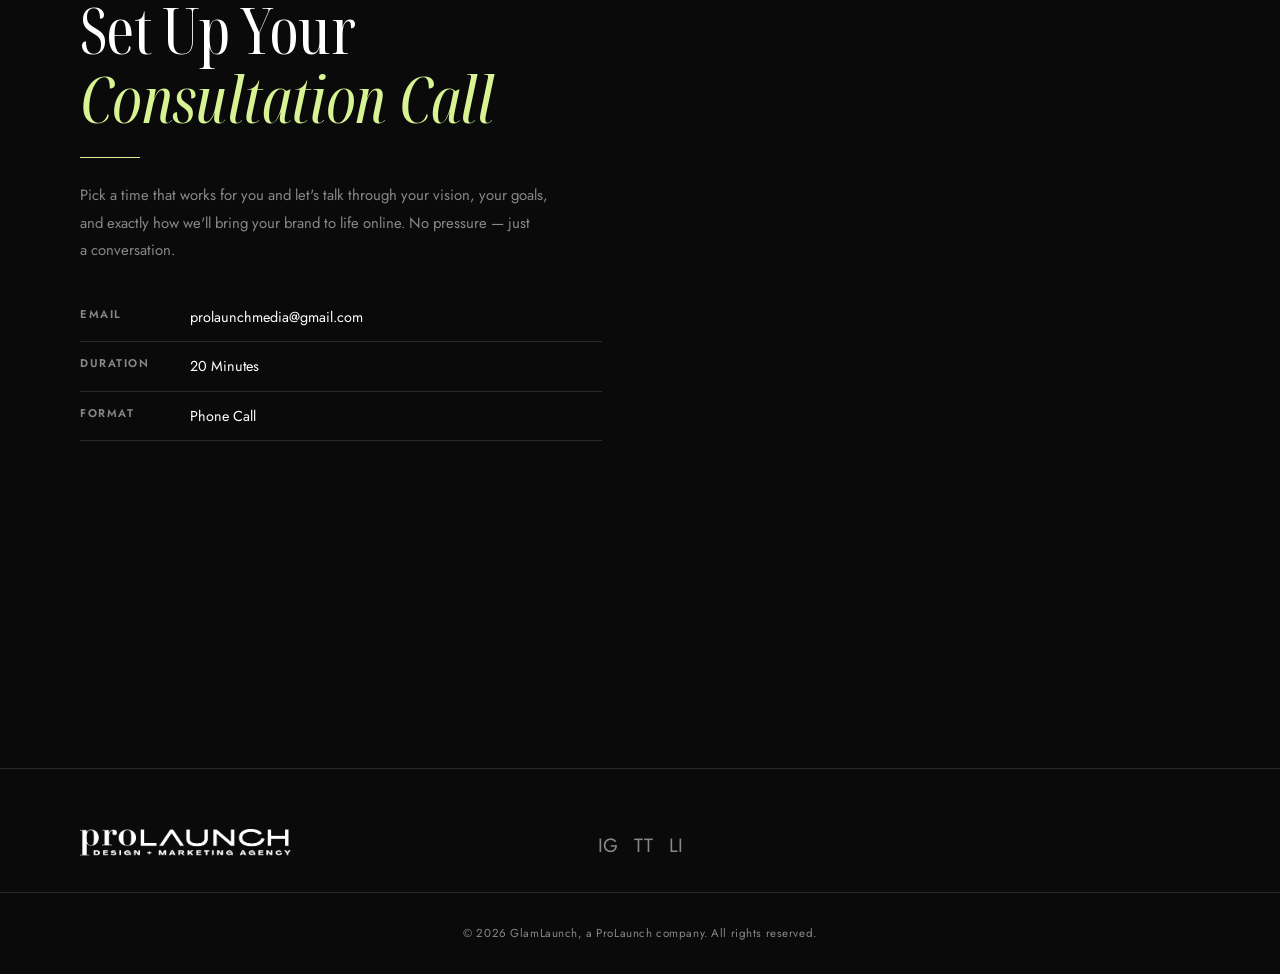
<file: contact.html>
<!DOCTYPE html>
<html lang="en">
<head>
  <meta charset="UTF-8"/>
  <meta name="viewport" content="width=device-width, initial-scale=1.0"/>
  <title>Contact | ProLaunch Creative Agency</title>
  <meta name="description" content="Book a free consultation with ProLaunch. Let's get your business online with a custom website, social media strategy, or AI-powered digital avatar."/>
  <link rel="preconnect" href="https://fonts.googleapis.com"/>
  <link rel="preconnect" href="https://fonts.gstatic.com" crossorigin/>
  <link href="https://fonts.googleapis.com/css2?family=Noto+Serif+Display:ital,wdth,wght@0,62.5,300;0,62.5,400;0,62.5,500;1,62.5,300;1,62.5,400&family=Jost:wght@300;400;500;600&display=swap" rel="stylesheet"/>
  <link rel="stylesheet" href="css/main.css"/>
  <link rel="stylesheet" href="css/contact.css"/>
  <link rel="icon" type="image/png" href="images/prolaunch.png"/>
  <script>(function(){var b=localStorage.getItem('prolaunch-brand');if(!b){var h=(location.hostname||'').toLowerCase();b=h.indexOf('glamlaunch.co')!==-1?'glamlaunch':'prolaunch';}if(b==='glamlaunch')document.documentElement.dataset.brand=b;})();</script>
</head>
<body>

<!-- Brand Tabs -->
<div class="brand-tabs">
  <button class="brand-tab brand-tab--pro" onclick="if(typeof toggleBrand==='function'&&getCurrentBrand()!=='prolaunch')toggleBrand()">PROLAUNCH</button>
  <button class="brand-tab brand-tab--glam" onclick="if(typeof toggleBrand==='function'&&getCurrentBrand()!=='glamlaunch')toggleBrand()">GLAMLAUNCH</button>
</div>

<div id="page-loader" role="status" aria-label="Loading"><img src="prolaunch.png" alt="" class="loader-logo pro-logo" aria-hidden="true"/>
  <img src="GlamLaunch-Logo-white.png" alt="" class="loader-logo glam-logo" aria-hidden="true"/><div class="loader-bar"></div></div>
<a href="#scheduler" class="float-book" aria-label="Book a call">Book a Call</a>

<nav class="nav" id="nav" role="navigation" aria-label="Main navigation">
  <a href="index.html" class="nav-logo" aria-label="Home">
    <img src="prolaunch.png" alt="ProLaunch" class="nav-logo-img pro-logo"/>
    <img src="GlamLaunch-Logo-white.png" alt="GlamLaunch" class="nav-logo-img glam-logo"/>
  </a>
  <div class="brand-toggle">
    <span class="brand-toggle-dot">&middot;</span>
    <button class="brand-toggle-btn" aria-label="Switch brand">GlamLaunch</button>
  </div>
  <ul class="nav-links" role="list">
    <li><a href="index.html" class="nav-link">Home</a></li>
    <li><a href="services.html" class="nav-link">Services</a></li>
    <li class="nav-item has-mega">
      <a href="portfolio.html" class="nav-link">Latest Work</a>
      <div class="mega-menu">
        <div class="mega-menu-inner">
          <div class="mega-menu-links">
            <a href="portfolio.html">All Projects</a>
            <a href="portfolio.html#websites">Websites</a>
            <a href="portfolio.html#landing-pages">Landing Pages</a>
            <a href="portfolio.html#social">Social Media</a>
            <a href="portfolio.html#avatars">Marketing Campaigns</a>
          </div>
          <div class="mega-menu-projects">
            <a href="melanu.html" class="mega-project">
              <img src="images/melanu/hero.png" alt="Melanu Skin Care"/>
              <span class="mega-project-label">Melanu Skin Care</span>
            </a>
            <a href="loud-women-lead.html" class="mega-project">
              <img src="images/lwl/hero.png" alt="Loud Women Lead"/>
              <span class="mega-project-label">Loud Women Lead</span>
            </a>
            <a href="anchors-of-healing.html" class="mega-project">
              <img src="images/aoh/hero.png" alt="Anchors of Healing"/>
              <span class="mega-project-label">Anchors of Healing</span>
            </a>
          </div>
        </div>
      </div>
    </li>
    <li><a href="about.html" class="nav-link">About</a></li>
    <li><a href="contact.html" class="nav-link active">Contact</a></li>
  </ul>
  <div class="nav-right">
  <a href="contact.html" class="nav-cta-btn">Book a Call</a>
  <div class="nav-icons">
    <button class="nav-icon" aria-label="Search"><svg width="20" height="20" viewBox="0 0 24 24" fill="none" stroke="currentColor" stroke-width="1.5" stroke-linecap="round" stroke-linejoin="round"><circle cx="11" cy="11" r="8"/><line x1="21" y1="21" x2="16.65" y2="16.65"/></svg></button>
  </div>
  </div>
  <button class="hamburger" aria-label="Open menu" aria-expanded="false" id="hamburger"><span></span><span></span><span></span></button>
</nav>

<!-- Search Overlay -->
<div class="search-overlay" id="searchOverlay">
  <div class="search-overlay-bg" id="searchOverlayBg"></div>
  <div class="search-modal">
    <button class="search-close" id="searchClose" aria-label="Close search">&times;</button>
    <div class="search-inner">
      <input type="text" class="search-input" id="searchInput" placeholder="Search ProLaunch..." autocomplete="off"/>
      <div class="search-suggestions" id="searchSuggestions">
        <span class="search-suggestion-label">Quick Links</span>
        <a href="services.html" class="search-suggestion">Services</a>
        <a href="services.html#websites" class="search-suggestion">Custom Websites</a>
        <a href="services.html#ai-avatars" class="search-suggestion">Marketing Campaigns</a>
        <a href="services.html#app-dev" class="search-suggestion">App Development</a>
        <a href="portfolio.html" class="search-suggestion">Latest Work</a>
        <a href="contact.html" class="search-suggestion">Contact Us</a>
        <a href="about.html" class="search-suggestion">About ProLaunch</a>
      </div>
    </div>
  </div>
</div>

<div class="mobile-menu" id="mobileMenu" role="dialog" aria-modal="true" aria-label="Navigation menu">
  <button class="mobile-close" id="mobileClose" aria-label="Close menu">&times;</button>
  <button class="mobile-brand-toggle">Switch to GlamLaunch</button>
  <a href="index.html">Home</a><a href="services.html">Services</a><a href="portfolio.html">Latest Work</a><a href="about.html">About</a><a href="contact.html">Contact</a>
  <a href="contact.html" class="mobile-book-link">Book a Call &rarr;</a>
</div>

<section class="page-hero">
  <div class="container">
    <span class="eyebrow reveal">Get In Touch</span>
    <h1 class="reveal delay-1"><span data-brand-key="contact-hero-heading-1">Let's</span> <em data-brand-key="contact-hero-heading-em">Build</em><br/><span data-brand-key="contact-hero-heading-2">Your Business</span></h1>
    <p class="reveal delay-2" data-brand-key="contact-hero-sub">Book a free consultation or send us a message. We'll get back to you within 24 hours.</p>
  </div>
</section>

<section class="section section--dark contact-section">
  <div class="container">
    <div class="contact-grid">
      <div class="contact-form-wrap reveal">
        <form name="contact" method="POST" data-netlify="true" class="contact-form">
          <input type="hidden" name="form-name" value="contact"/>
          <div class="form-group">
            <label for="name">Your Name</label>
            <input type="text" id="name" name="name" required placeholder="Jane Smith"/>
          </div>
          <div class="form-group">
            <label for="email">Email Address</label>
            <input type="email" id="email" name="email" required placeholder="jane@business.com"/>
          </div>
          <div class="form-group">
            <label for="service">Service Interested In</label>
            <select id="service" name="service" required>
              <option value="" disabled selected>Select a service</option>
              <option value="website">Custom Website</option>
              <option value="landing-page">Landing Page</option>
              <option value="social-content">Social Media Content</option>
              <option value="social-management">Social Media Management</option>
              <option value="marketing-campaigns">Marketing Campaigns</option>
              <option value="templates">Squarespace Templates</option>
              <option value="other">Other / Not Sure</option>
            </select>
          </div>
          <div class="form-group">
            <label for="message">Tell Us About Your Project</label>
            <textarea id="message" name="message" rows="5" placeholder="What are you working on? What's your timeline?"></textarea>
          </div>
          <button type="submit" class="btn-primary form-submit">Send Message</button>
        </form>
      </div>

      <div class="contact-sidebar reveal delay-1">
        <div class="sidebar-block">
          <h4>Book a Call</h4>
          <p>Prefer to talk? Schedule a free 20-minute consultation.</p>
          <a href="#scheduler" class="btn-outline sidebar-cta">Schedule Call &rarr;</a>
        </div>
        <div class="sidebar-block">
          <h4>Follow Us</h4>
          <div class="sidebar-social">
            <a href="#" class="sidebar-social-link">Instagram</a>
            <a href="#" class="sidebar-social-link">TikTok</a>
            <a href="#" class="sidebar-social-link">LinkedIn</a>
          </div>
        </div>
      </div>
    </div>
  </div>
</section>

<!-- Scheduler Section -->
<section class="section section--dark scheduler-section" id="scheduler">
  <div class="container">
    <div class="scheduler-grid">
      <div class="scheduler-info reveal">
        <span class="eyebrow">Let's Talk</span>
        <h2>Set Up Your<br/><em>Consultation Call</em></h2>
        <div class="project-divider" style="background:var(--lime);width:60px;height:1px;margin:24px 0;"></div>
        <p>Pick a time that works for you and let's talk through your vision, your goals, and exactly how we'll bring your brand to life online. No pressure — just a conversation.</p>
        <div class="scheduler-meta">
          <div class="scheduler-detail"><span class="scheduler-label">Email</span><span>prolaunchmedia@gmail.com</span></div>
          <div class="scheduler-detail"><span class="scheduler-label">Duration</span><span>20 Minutes</span></div>
          <div class="scheduler-detail"><span class="scheduler-label">Format</span><span>Phone Call</span></div>
        </div>
      </div>
      <div class="scheduler-embed reveal delay-1">
        <iframe
          src="https://glamlaunch.hbportal.co/schedule/675e17ab209576001fe86cae"
          title="Schedule a Consultation Call"
          frameborder="0"
          scrolling="yes"
          allow="fullscreen"
          style="width:100%;height:680px;border:none;display:block;border-radius:4px;"
        ></iframe>
      </div>
    </div>
  </div>
</section>

<footer class="footer" role="contentinfo">
  <div class="footer-inner">
    <a href="index.html" class="footer-logo">
      <img src="prolaunch.png" alt="ProLaunch" class="footer-logo-img pro-logo"/>
      <img src="GlamLaunch-Logo-white.png" alt="GlamLaunch" class="footer-logo-img glam-logo"/>
    </a>
    <div class="footer-social"><a href="#" aria-label="Instagram">IG</a><a href="#" aria-label="TikTok">TT</a><a href="#" aria-label="LinkedIn">LI</a></div>
  </div>
  <div class="footer-bottom"><p>&copy; 2026 GlamLaunch, a ProLaunch company. All rights reserved.</p></div>
</footer>
<script src="js/brand-content.js"></script>
<script src="js/main.js"></script>
</body>
</html>
</file>
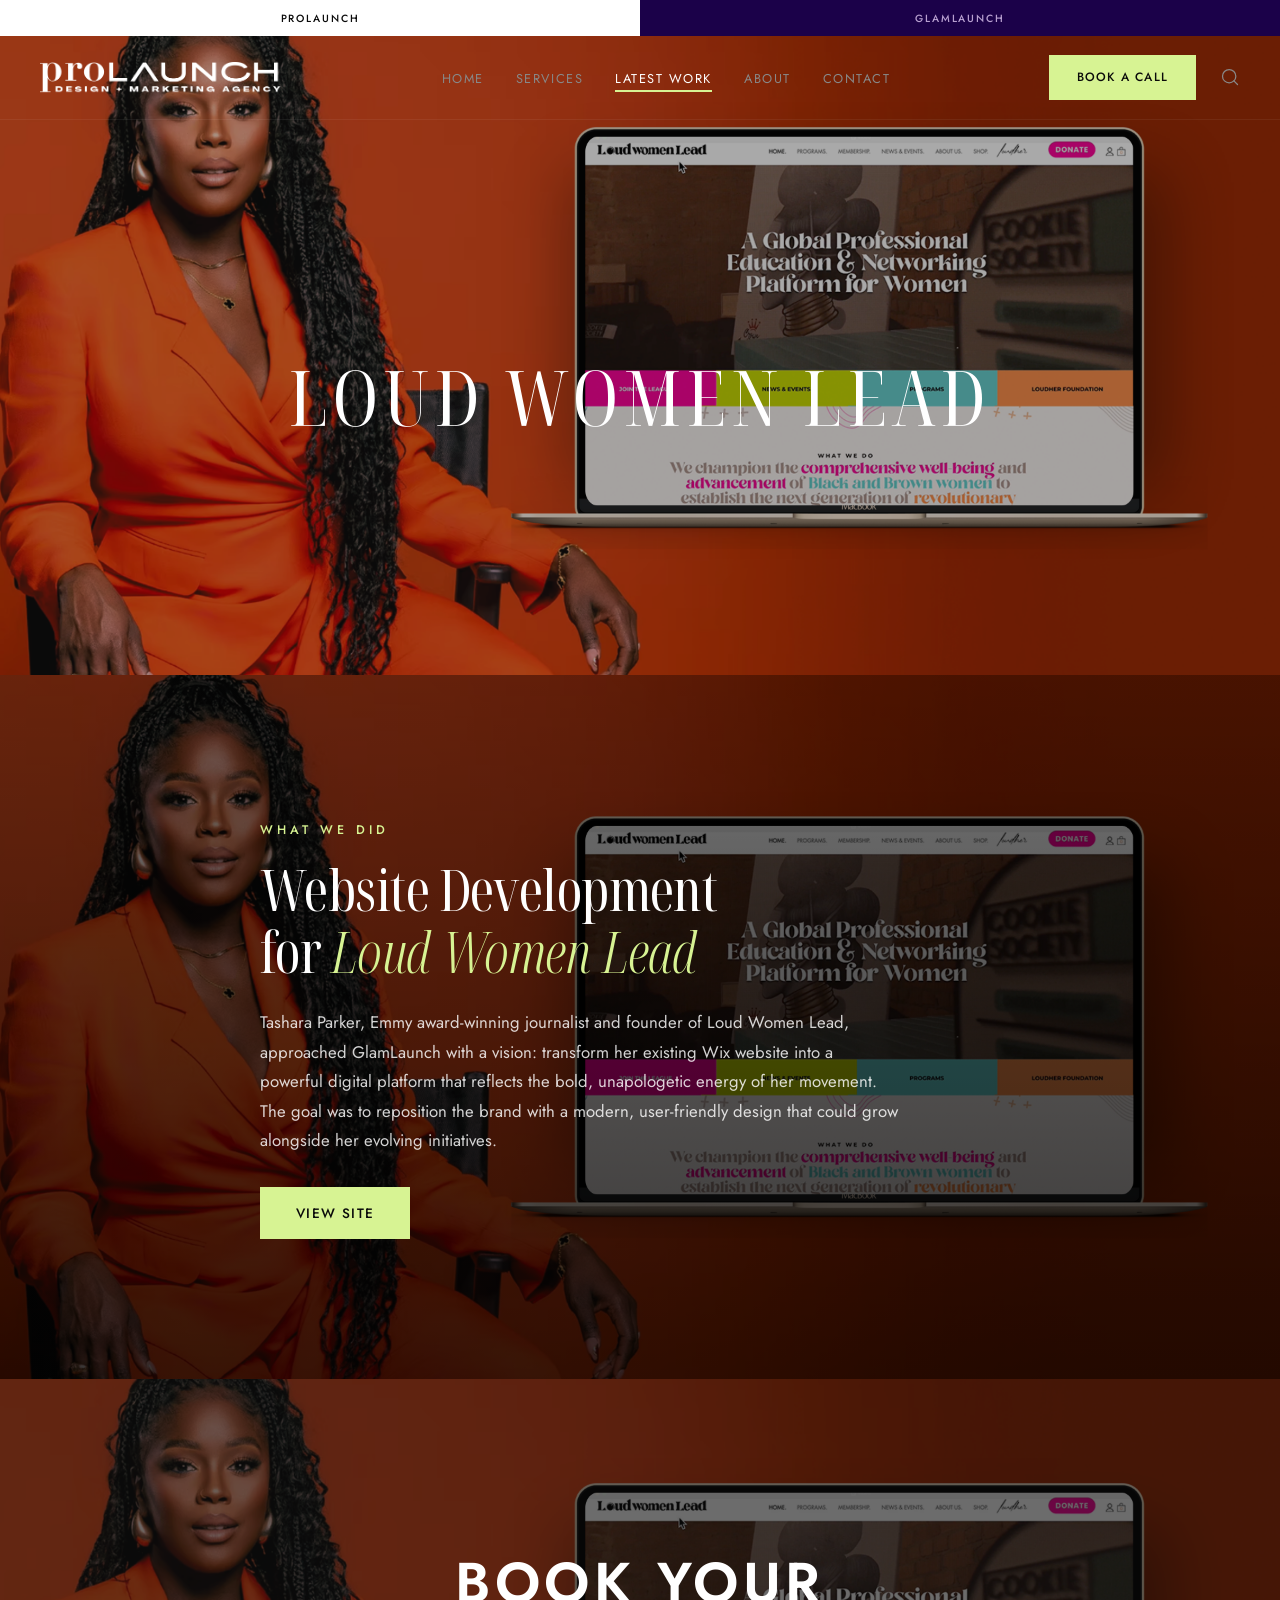
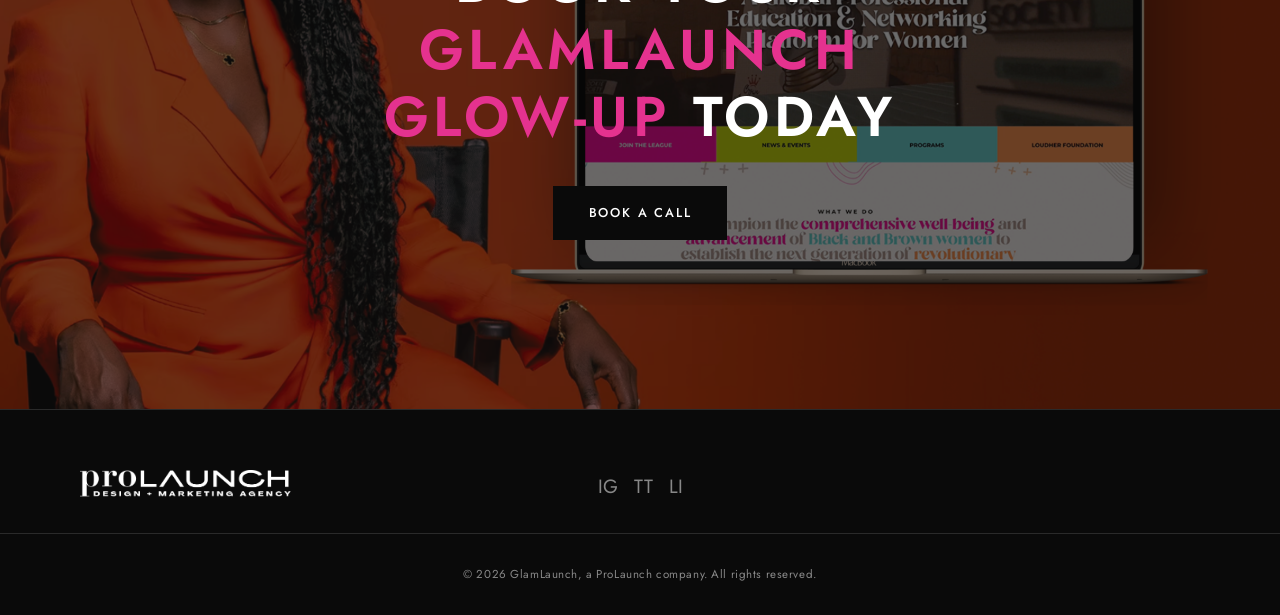
<file: loud-women-lead.html>
<!DOCTYPE html>
<html lang="en">
<head>
  <meta charset="UTF-8"/>
  <meta name="viewport" content="width=device-width, initial-scale=1.0"/>
  <title>Loud Women Lead | Latest Work | ProLaunch Creative Agency</title>
  <meta name="description" content="Website redesign for Loud Women Lead — Emmy-winning journalist Tashara Parker's bold digital platform repositioned from Wix to a modern, growth-ready design."/>
  <link rel="preconnect" href="https://fonts.googleapis.com"/>
  <link rel="preconnect" href="https://fonts.gstatic.com" crossorigin/>
  <link href="https://fonts.googleapis.com/css2?family=Noto+Serif+Display:ital,wdth,wght@0,62.5,300;0,62.5,400;0,62.5,500;1,62.5,300;1,62.5,400&family=Jost:wght@300;400;500;600&display=swap" rel="stylesheet"/>
  <link rel="stylesheet" href="css/main.css"/>
  <link rel="stylesheet" href="css/project.css"/>
  <link rel="stylesheet" href="css/lwl.css"/>
  <link rel="stylesheet" href="css/melanu.css"/>
  <link rel="icon" type="image/png" href="images/prolaunch.png"/>
  <script>(function(){var b=localStorage.getItem('prolaunch-brand');if(!b){var h=(location.hostname||'').toLowerCase();b=h.indexOf('glamlaunch.co')!==-1?'glamlaunch':'prolaunch';}if(b==='glamlaunch')document.documentElement.dataset.brand=b;})();</script>
</head>
<body>

<!-- Brand Tabs -->
<div class="brand-tabs">
  <button class="brand-tab brand-tab--pro" onclick="if(typeof toggleBrand==='function'&&getCurrentBrand()!=='prolaunch')toggleBrand()">PROLAUNCH</button>
  <button class="brand-tab brand-tab--glam" onclick="if(typeof toggleBrand==='function'&&getCurrentBrand()!=='glamlaunch')toggleBrand()">GLAMLAUNCH</button>
</div>

<div id="page-loader" role="status" aria-label="Loading"><img src="prolaunch.png" alt="" class="loader-logo pro-logo" aria-hidden="true"/>
  <img src="GlamLaunch-Logo-white.png" alt="" class="loader-logo glam-logo" aria-hidden="true"/><div class="loader-bar"></div></div>
<a href="contact.html#scheduler" class="float-book" aria-label="Book a call">Book a Call</a>

<nav class="nav" id="nav" role="navigation" aria-label="Main navigation">
  <a href="index.html" class="nav-logo" aria-label="Home">
    <img src="prolaunch.png" alt="ProLaunch" class="nav-logo-img pro-logo"/>
    <img src="GlamLaunch-Logo-white.png" alt="GlamLaunch" class="nav-logo-img glam-logo"/>
  </a>
  <div class="brand-toggle">
    <span class="brand-toggle-dot">&middot;</span>
    <button class="brand-toggle-btn" aria-label="Switch brand">GlamLaunch</button>
  </div>
  <ul class="nav-links" role="list">
    <li><a href="index.html" class="nav-link">Home</a></li>
    <li><a href="services.html" class="nav-link">Services</a></li>
    <li class="nav-item has-mega">
      <a href="portfolio.html" class="nav-link active">Latest Work</a>
      <div class="mega-menu">
        <div class="mega-menu-inner">
          <div class="mega-menu-links">
            <a href="portfolio.html">All Projects</a>
            <a href="portfolio.html#websites">Websites</a>
            <a href="portfolio.html#landing-pages">Landing Pages</a>
            <a href="portfolio.html#social">Social Media</a>
            <a href="portfolio.html#avatars">Marketing Campaigns</a>
          </div>
          <div class="mega-menu-projects">
            <a href="melanu.html" class="mega-project">
              <img src="images/melanu/hero.png" alt="Melanu Skin Care"/>
              <span class="mega-project-label">Melanu Skin Care</span>
            </a>
            <a href="loud-women-lead.html" class="mega-project">
              <img src="images/lwl/hero.png" alt="Loud Women Lead"/>
              <span class="mega-project-label">Loud Women Lead</span>
            </a>
            <a href="portfolio.html" class="mega-project">
              <img src="images/studio-interior.jpg" alt="Project" data-brand-img="portfolio-4"/>
              <span class="mega-project-label">Landing Page</span>
            </a>
          </div>
        </div>
      </div>
    </li>
    <li><a href="about.html" class="nav-link">About</a></li>
    <li><a href="contact.html" class="nav-link">Contact</a></li>
  </ul>
  <div class="nav-right">
  <a href="contact.html" class="nav-cta-btn">Book a Call</a>
  <div class="nav-icons">
    <button class="nav-icon" aria-label="Search"><svg width="20" height="20" viewBox="0 0 24 24" fill="none" stroke="currentColor" stroke-width="1.5" stroke-linecap="round" stroke-linejoin="round"><circle cx="11" cy="11" r="8"/><line x1="21" y1="21" x2="16.65" y2="16.65"/></svg></button>
  </div>
  </div>
  <button class="hamburger" aria-label="Open menu" aria-expanded="false" id="hamburger"><span></span><span></span><span></span></button>
</nav>

<!-- Search Overlay -->
<div class="search-overlay" id="searchOverlay">
  <div class="search-overlay-bg" id="searchOverlayBg"></div>
  <div class="search-modal">
    <button class="search-close" id="searchClose" aria-label="Close search">&times;</button>
    <div class="search-inner">
      <input type="text" class="search-input" id="searchInput" placeholder="Search ProLaunch..." autocomplete="off"/>
      <div class="search-suggestions" id="searchSuggestions">
        <span class="search-suggestion-label">Quick Links</span>
        <a href="services.html" class="search-suggestion">Services</a>
        <a href="services.html#websites" class="search-suggestion">Custom Websites</a>
        <a href="services.html#ai-avatars" class="search-suggestion">Marketing Campaigns</a>
        <a href="services.html#app-dev" class="search-suggestion">App Development</a>
        <a href="portfolio.html" class="search-suggestion">Latest Work</a>
        <a href="contact.html" class="search-suggestion">Contact Us</a>
        <a href="about.html" class="search-suggestion">About ProLaunch</a>
      </div>
    </div>
  </div>
</div>

<div class="mobile-menu" id="mobileMenu" role="dialog" aria-modal="true" aria-label="Navigation menu">
  <button class="mobile-close" id="mobileClose" aria-label="Close menu">&times;</button>
  <button class="mobile-brand-toggle">Switch to GlamLaunch</button>
  <a href="index.html">Home</a><a href="services.html">Services</a><a href="portfolio.html">Latest Work</a><a href="about.html">About</a><a href="contact.html">Contact</a>
  <a href="contact.html" class="mobile-book-link">Book a Call &rarr;</a>
</div>

<!-- Hero Banner -->
<section class="project-hero lwl-hero">
  <img src="images/lwl/hero.png" alt="Loud Women Lead" class="project-hero-img"/>
  <div class="project-hero-overlay"></div>
  <div class="project-hero-content">
    <h1 class="reveal">LOUD WOMEN LEAD</h1>
  </div>
</section>

<!-- Summary — full-bleed with Tashara + laptop background -->
<section class="lwl-summary">
  <div class="lwl-summary-bg" style="background-image:url('images/lwl/hero.png');"></div>
  <div class="lwl-summary-overlay"></div>
  <div class="lwl-summary-inner reveal">
    <span class="eyebrow">What We Did</span>
    <h2>Website Development for <em>Loud Women Lead</em></h2>
    <p>Tashara Parker, Emmy award-winning journalist and founder of Loud Women Lead, approached GlamLaunch with a vision: transform her existing Wix website into a powerful digital platform that reflects the bold, unapologetic energy of her movement. The goal was to reposition the brand with a modern, user-friendly design that could grow alongside her evolving initiatives.</p>
    <button type="button" class="btn-primary lwl-view-site-btn" id="lwlViewSite" style="margin-top:24px;">View Site</button>
  </div>
</section>

<!-- Video Modal Overlay (triggered by View Site) -->
<div class="video-modal" id="lwlVideoModal">
  <div class="video-modal-bg" id="lwlVideoModalBg"></div>
  <div class="video-modal-inner">
    <button class="video-modal-close" id="lwlVideoClose" aria-label="Close video">&times;</button>
    <video id="lwlVideo" controls playsinline>
      <source src="images/lwl/video.mp4" type="video/mp4"/>
    </video>
  </div>
</div>

<style>
  .lwl-summary {
    position: relative;
    padding: 140px 24px;
    overflow: hidden;
    color: #fff;
  }
  .lwl-summary-bg {
    position: absolute; inset: 0;
    background-size: cover;
    background-position: center;
  }
  .lwl-summary-overlay {
    position: absolute; inset: 0;
    background: linear-gradient(180deg, rgba(0,0,0,0.55) 0%, rgba(0,0,0,0.78) 100%);
  }
  .lwl-summary-inner {
    position: relative; z-index: 2;
    max-width: 760px;
    margin: 0 auto;
    text-align: left;
  }
  .lwl-summary-inner .eyebrow {
    display: inline-block;
    font-family: 'Jost', sans-serif;
    font-size: 0.78rem;
    font-weight: 500;
    letter-spacing: 0.32em;
    text-transform: uppercase;
    color: var(--lime, #d8f56b);
    margin-bottom: 18px;
  }
  .lwl-summary-inner h2 {
    font-family: 'Noto Serif Display', serif;
    font-weight: 400;
    font-size: clamp(2rem, 4.5vw, 3.5rem);
    line-height: 1.1;
    margin: 0 0 26px;
    color: #fff;
  }
  .lwl-summary-inner h2 em { font-style: italic; font-weight: 300; }
  .lwl-summary-inner p {
    font-family: 'Jost', sans-serif;
    font-size: 1.05rem;
    line-height: 1.75;
    color: rgba(255,255,255,0.82);
    margin: 0 0 8px;
    max-width: 640px;
  }
  .lwl-view-site-btn {
    cursor: pointer;
    border: none;
    font-family: 'Jost', sans-serif;
  }
  @media (max-width: 760px) {
    .lwl-summary { padding: 100px 22px; }
  }
</style>

<!-- CTA — full-bleed with background image -->
<section class="melanu-cta" aria-label="Call to action">
  <div class="melanu-cta-bg" style="background-image:url('images/lwl/hero.png');"></div>
  <div class="melanu-cta-overlay"></div>
  <div class="melanu-cta-content reveal">
    <h2>BOOK YOUR<br/><span class="melanu-cta-pink">GLAMLAUNCH</span><br/><span class="melanu-cta-pink">GLOW-UP</span> TODAY</h2>
    <div class="melanu-cta-buttons">
      <a href="contact.html" class="btn-primary melanu-cta-btn">Book a Call</a>
    </div>
  </div>
</section>

<footer class="footer" role="contentinfo">
  <div class="footer-inner">
    <a href="index.html" class="footer-logo">
      <img src="prolaunch.png" alt="ProLaunch" class="footer-logo-img pro-logo"/>
      <img src="GlamLaunch-Logo-white.png" alt="GlamLaunch" class="footer-logo-img glam-logo"/>
    </a>
    <div class="footer-social"><a href="#" aria-label="Instagram">IG</a><a href="#" aria-label="TikTok">TT</a><a href="#" aria-label="LinkedIn">LI</a></div>
  </div>
  <div class="footer-bottom"><p>&copy; 2026 GlamLaunch, a ProLaunch company. All rights reserved.</p></div>
</footer>
<script src="js/brand-content.js"></script>
<script src="js/main.js"></script>
<script>
  // View Site button -> video modal overlay
  (function() {
    var trigger = document.getElementById('lwlViewSite');
    var modal   = document.getElementById('lwlVideoModal');
    var bg      = document.getElementById('lwlVideoModalBg');
    var closeBtn= document.getElementById('lwlVideoClose');
    var video   = document.getElementById('lwlVideo');
    if (!trigger || !modal) return;

    function open() {
      modal.classList.add('open');
      document.body.style.overflow = 'hidden';
      if (video) video.play();
    }
    function close() {
      modal.classList.remove('open');
      document.body.style.overflow = '';
      if (video) { video.pause(); video.currentTime = 0; }
    }
    trigger.addEventListener('click', open);
    if (bg) bg.addEventListener('click', close);
    if (closeBtn) closeBtn.addEventListener('click', close);
    document.addEventListener('keydown', function(e) { if (e.key === 'Escape') close(); });
  })();
</script>
</body>
</html>
</file>
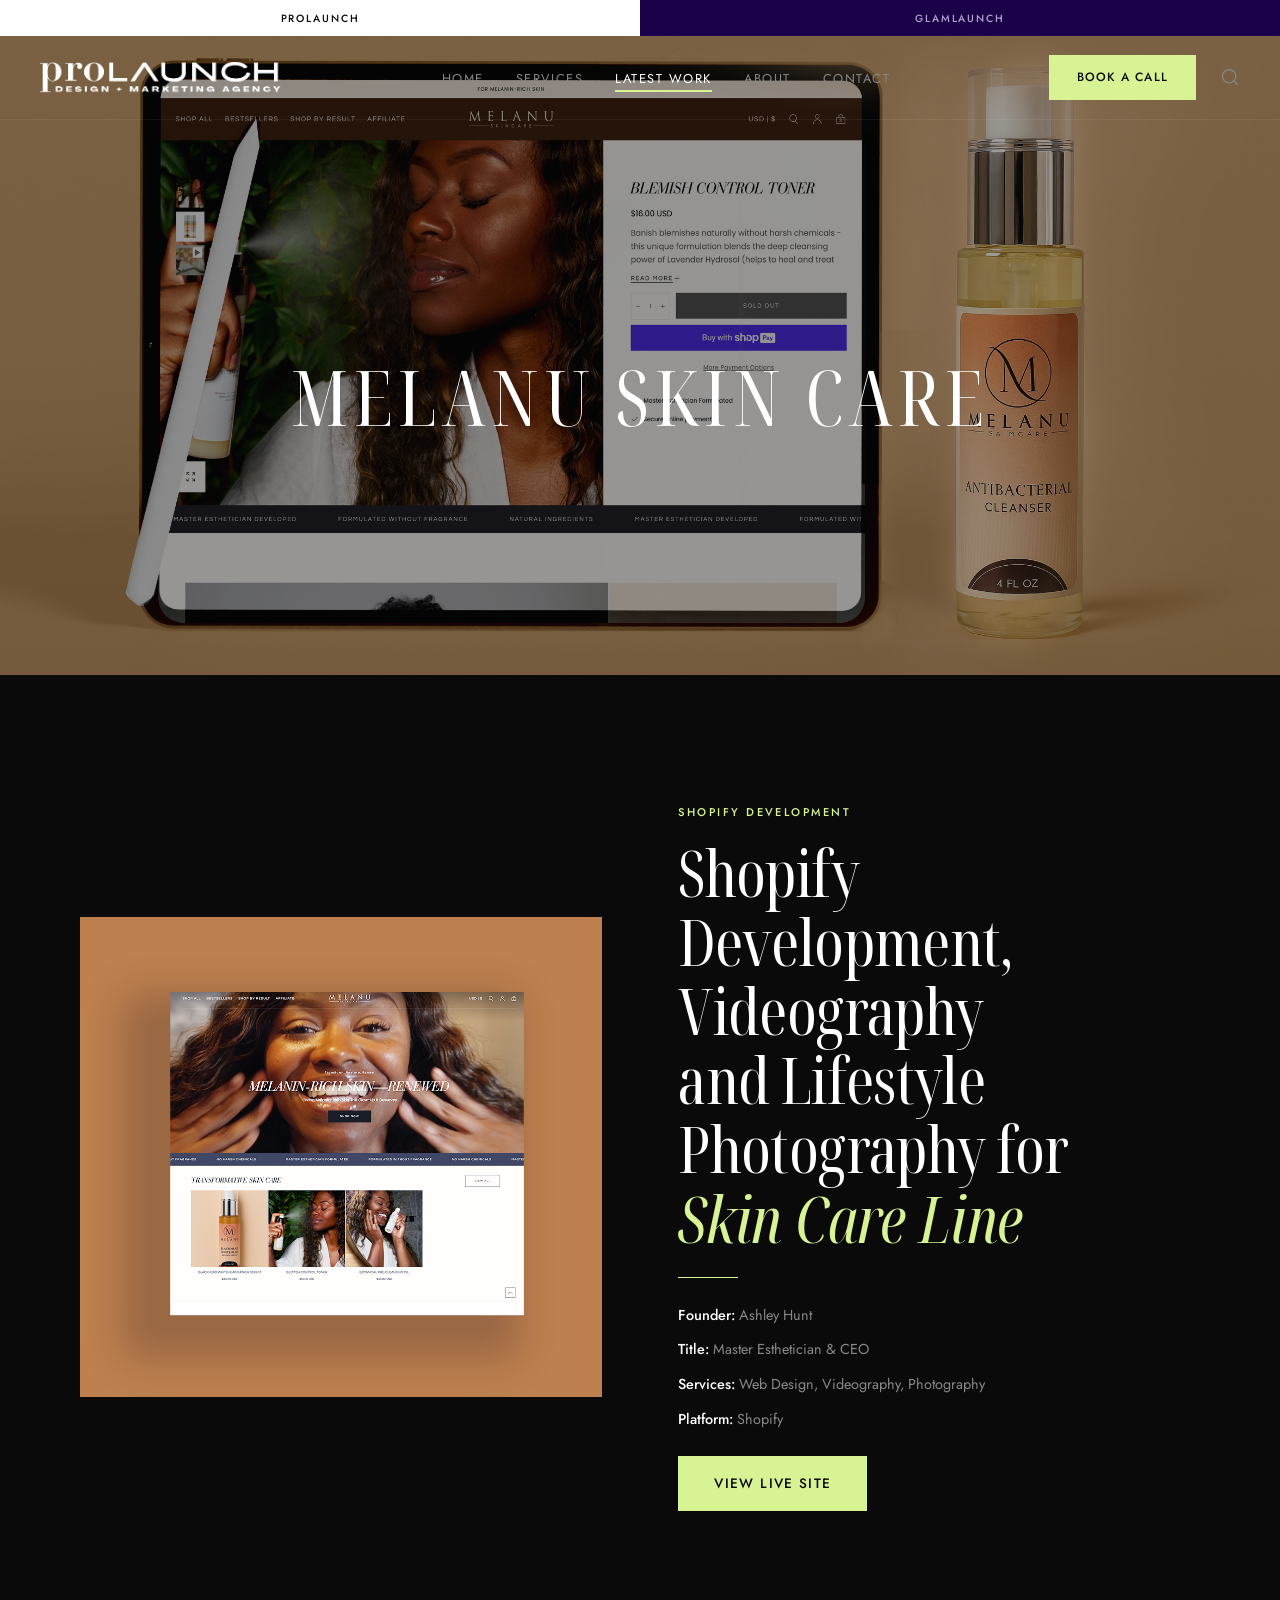
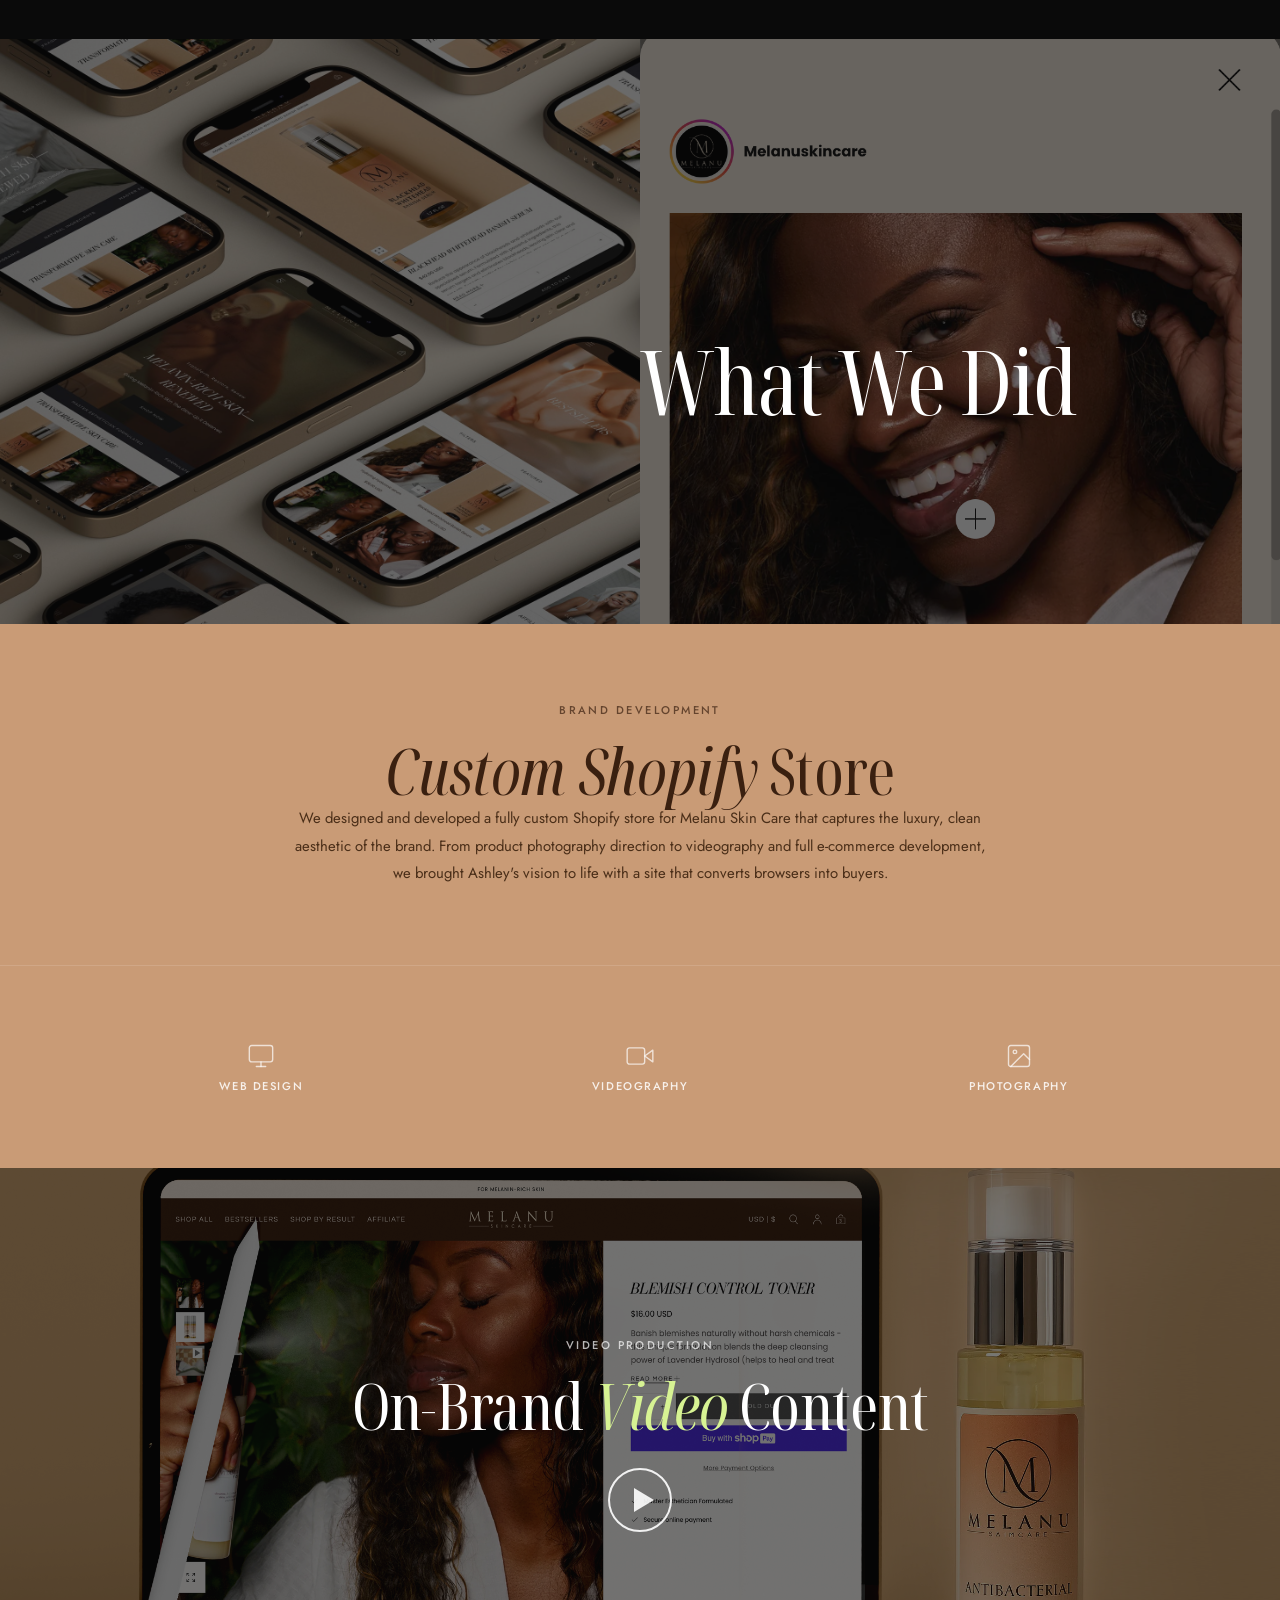
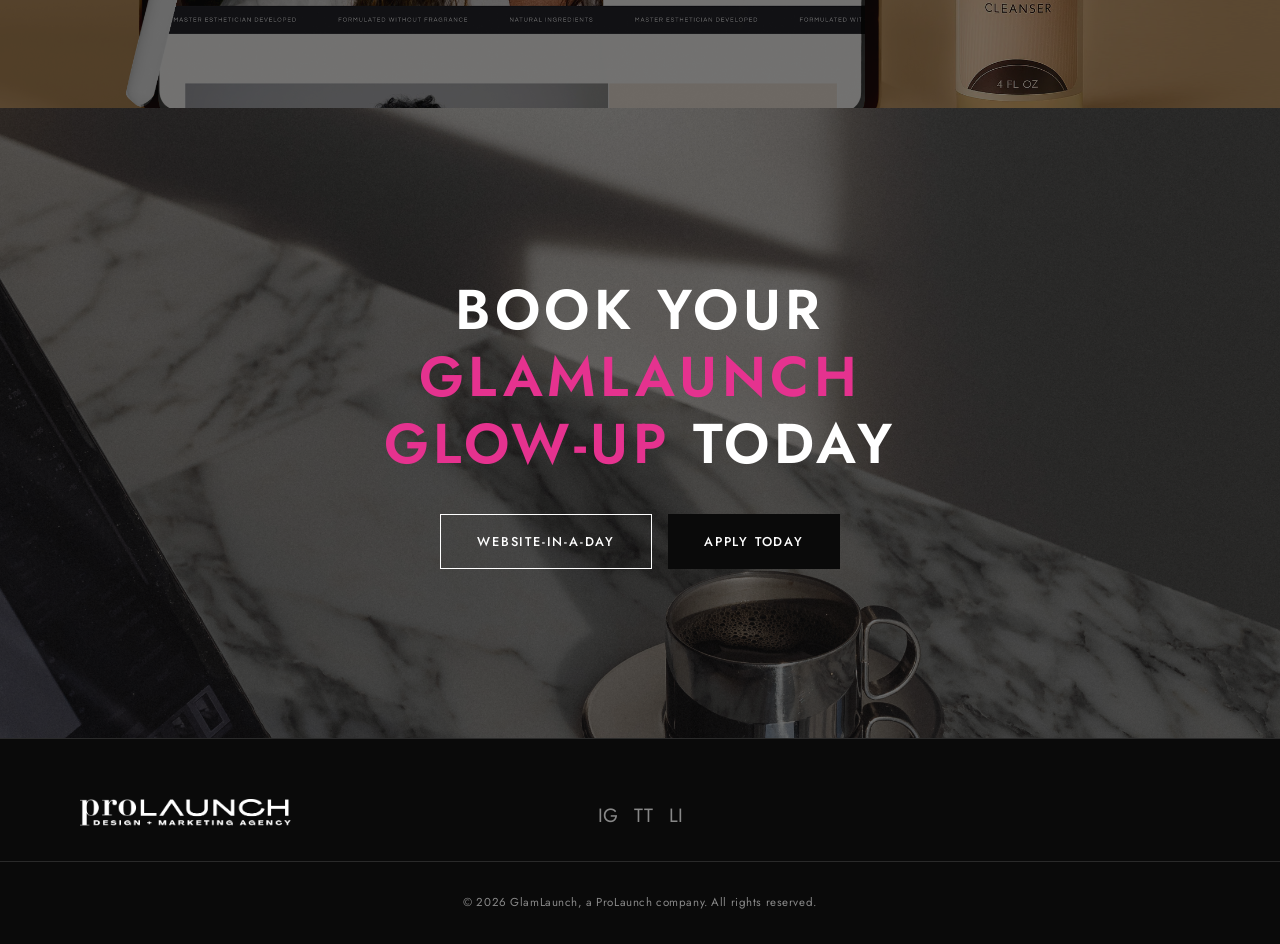
<file: melanu.html>
<!DOCTYPE html>
<html lang="en">
<head>
  <meta charset="UTF-8"/>
  <meta name="viewport" content="width=device-width, initial-scale=1.0"/>
  <title>Melanu Skin Care | Latest Work | ProLaunch Creative Agency</title>
  <meta name="description" content="Shopify development, videography and lifestyle photography for Melanu Skin Care — a luxury skincare line by Master Esthetician Ashley Hunt."/>
  <link rel="preconnect" href="https://fonts.googleapis.com"/>
  <link rel="preconnect" href="https://fonts.gstatic.com" crossorigin/>
  <link href="https://fonts.googleapis.com/css2?family=Noto+Serif+Display:ital,wdth,wght@0,62.5,300;0,62.5,400;0,62.5,500;1,62.5,300;1,62.5,400&family=Jost:wght@300;400;500;600&display=swap" rel="stylesheet"/>
  <link rel="stylesheet" href="css/main.css"/>
  <link rel="stylesheet" href="css/project.css"/>
  <link rel="stylesheet" href="css/melanu.css"/>
  <link rel="icon" type="image/png" href="images/prolaunch.png"/>
  <script>(function(){var b=localStorage.getItem('prolaunch-brand');if(!b){var h=(location.hostname||'').toLowerCase();b=h.indexOf('glamlaunch.co')!==-1?'glamlaunch':'prolaunch';}if(b==='glamlaunch')document.documentElement.dataset.brand=b;})();</script>
</head>
<body>

<!-- Brand Tabs -->
<div class="brand-tabs">
  <button class="brand-tab brand-tab--pro" onclick="if(typeof toggleBrand==='function'&&getCurrentBrand()!=='prolaunch')toggleBrand()">PROLAUNCH</button>
  <button class="brand-tab brand-tab--glam" onclick="if(typeof toggleBrand==='function'&&getCurrentBrand()!=='glamlaunch')toggleBrand()">GLAMLAUNCH</button>
</div>

<div id="page-loader" role="status" aria-label="Loading"><img src="prolaunch.png" alt="" class="loader-logo pro-logo" aria-hidden="true"/>
  <img src="GlamLaunch-Logo-white.png" alt="" class="loader-logo glam-logo" aria-hidden="true"/><div class="loader-bar"></div></div>
<a href="contact.html#scheduler" class="float-book" aria-label="Book a call">Book a Call</a>

<nav class="nav" id="nav" role="navigation" aria-label="Main navigation">
  <a href="index.html" class="nav-logo" aria-label="Home">
    <img src="prolaunch.png" alt="ProLaunch" class="nav-logo-img pro-logo"/>
    <img src="GlamLaunch-Logo-white.png" alt="GlamLaunch" class="nav-logo-img glam-logo"/>
  </a>
  <div class="brand-toggle">
    <span class="brand-toggle-dot">&middot;</span>
    <button class="brand-toggle-btn" aria-label="Switch brand">GlamLaunch</button>
  </div>
  <ul class="nav-links" role="list">
    <li><a href="index.html" class="nav-link">Home</a></li>
    <li><a href="services.html" class="nav-link">Services</a></li>
    <li class="nav-item has-mega">
      <a href="portfolio.html" class="nav-link active">Latest Work</a>
      <div class="mega-menu">
        <div class="mega-menu-inner">
          <div class="mega-menu-links">
            <a href="portfolio.html">All Projects</a>
            <a href="portfolio.html#websites">Websites</a>
            <a href="portfolio.html#landing-pages">Landing Pages</a>
            <a href="portfolio.html#social">Social Media</a>
            <a href="portfolio.html#avatars">Marketing Campaigns</a>
          </div>
          <div class="mega-menu-projects">
            <a href="melanu.html" class="mega-project">
              <img src="images/melanu/hero.png" alt="Melanu Skin Care"/>
              <span class="mega-project-label">Melanu Skin Care</span>
            </a>
            <a href="portfolio.html" class="mega-project">
              <img src="images/entrepreneur-dark.jpg" alt="Project" data-brand-img="portfolio-3"/>
              <span class="mega-project-label">Social Campaign</span>
            </a>
            <a href="portfolio.html" class="mega-project">
              <img src="images/studio-interior.jpg" alt="Project" data-brand-img="portfolio-4"/>
              <span class="mega-project-label">Landing Page</span>
            </a>
          </div>
        </div>
      </div>
    </li>
    <li><a href="about.html" class="nav-link">About</a></li>
    <li><a href="contact.html" class="nav-link">Contact</a></li>
  </ul>
  <div class="nav-right">
  <a href="contact.html" class="nav-cta-btn">Book a Call</a>
  <div class="nav-icons">
    <button class="nav-icon" aria-label="Search"><svg width="20" height="20" viewBox="0 0 24 24" fill="none" stroke="currentColor" stroke-width="1.5" stroke-linecap="round" stroke-linejoin="round"><circle cx="11" cy="11" r="8"/><line x1="21" y1="21" x2="16.65" y2="16.65"/></svg></button>
  </div>
  </div>
  <button class="hamburger" aria-label="Open menu" aria-expanded="false" id="hamburger"><span></span><span></span><span></span></button>
</nav>

<!-- Search Overlay -->
<div class="search-overlay" id="searchOverlay">
  <div class="search-overlay-bg" id="searchOverlayBg"></div>
  <div class="search-modal">
    <button class="search-close" id="searchClose" aria-label="Close search">&times;</button>
    <div class="search-inner">
      <input type="text" class="search-input" id="searchInput" placeholder="Search ProLaunch..." autocomplete="off"/>
      <div class="search-suggestions" id="searchSuggestions">
        <span class="search-suggestion-label">Quick Links</span>
        <a href="services.html" class="search-suggestion">Services</a>
        <a href="services.html#websites" class="search-suggestion">Custom Websites</a>
        <a href="services.html#ai-avatars" class="search-suggestion">Marketing Campaigns</a>
        <a href="services.html#app-dev" class="search-suggestion">App Development</a>
        <a href="portfolio.html" class="search-suggestion">Latest Work</a>
        <a href="contact.html" class="search-suggestion">Contact Us</a>
        <a href="about.html" class="search-suggestion">About ProLaunch</a>
      </div>
    </div>
  </div>
</div>

<div class="mobile-menu" id="mobileMenu" role="dialog" aria-modal="true" aria-label="Navigation menu">
  <button class="mobile-close" id="mobileClose" aria-label="Close menu">&times;</button>
  <button class="mobile-brand-toggle">Switch to GlamLaunch</button>
  <a href="index.html">Home</a><a href="services.html">Services</a><a href="portfolio.html">Latest Work</a><a href="about.html">About</a><a href="contact.html">Contact</a>
  <a href="contact.html" class="mobile-book-link">Book a Call &rarr;</a>
</div>

<!-- Hero Banner -->
<section class="project-hero melanu-hero">
  <img src="images/melanu/hero.png" alt="Melanu Skin Care" class="project-hero-img"/>
  <div class="project-hero-overlay"></div>
  <div class="project-hero-content">
    <h1 class="reveal">MELANU SKIN CARE</h1>
  </div>
</section>

<!-- Project Overview -->
<section class="section section--dark project-overview">
  <div class="container">
    <div class="project-grid">
      <div class="project-img reveal">
        <img src="images/melanu/product.png" alt="Melanu Skin Care products"/>
      </div>
      <div class="project-info reveal delay-1">
        <span class="eyebrow">Shopify Development</span>
        <h2>Shopify Development, Videography and Lifestyle Photography for<br/><em>Skin Care Line</em></h2>
        <div class="project-divider"></div>
        <div class="project-meta">
          <p><strong>Founder:</strong> Ashley Hunt</p>
          <p><strong>Title:</strong> Master Esthetician &amp; CEO</p>
          <p><strong>Services:</strong> Web Design, Videography, Photography</p>
          <p><strong>Platform:</strong> Shopify</p>
        </div>
        <a href="#" class="btn-primary" style="margin-top:24px;">View Live Site</a>
      </div>
    </div>
  </div>
</section>

<!-- What We Did — full-bleed background images -->
<section class="melanu-whatwedid">
  <div class="melanu-whatwedid-split">
    <div class="melanu-whatwedid-col" style="background-image:url('images/melanu/showcase.png');">
      <div class="melanu-whatwedid-overlay"></div>
    </div>
    <div class="melanu-whatwedid-col" style="background-image:url('images/melanu/brand.png');">
      <div class="melanu-whatwedid-overlay"></div>
    </div>
  </div>
  <div class="melanu-whatwedid-heading reveal">
    <h2>What We Did</h2>
  </div>
</section>

<!-- What We Did — description -->
<section class="section melanu-whatwedid-desc">
  <div class="container">
    <div class="melanu-whatwedid-text reveal" style="max-width:700px;">
      <span class="eyebrow">Brand Development</span>
      <h2><em>Custom Shopify</em> Store</h2>
      <p>We designed and developed a fully custom Shopify store for Melanu Skin Care that captures the luxury, clean aesthetic of the brand. From product photography direction to videography and full e-commerce development, we brought Ashley's vision to life with a site that converts browsers into buyers.</p>
    </div>
  </div>
</section>

<!-- Services Delivered -->
<section class="section section--dark melanu-services-row">
  <div class="container">
    <div class="project-svc-grid reveal">
      <div class="project-svc-item">
        <svg width="36" height="36" viewBox="0 0 24 24" fill="none" stroke="currentColor" stroke-width="1.2" stroke-linecap="round" stroke-linejoin="round"><rect x="2" y="3" width="20" height="14" rx="2"/><line x1="8" y1="21" x2="16" y2="21"/><line x1="12" y1="17" x2="12" y2="21"/></svg>
        <h4>Web Design</h4>
      </div>
      <div class="project-svc-item">
        <svg width="36" height="36" viewBox="0 0 24 24" fill="none" stroke="currentColor" stroke-width="1.2" stroke-linecap="round" stroke-linejoin="round"><polygon points="23 7 16 12 23 17 23 7"/><rect x="1" y="5" width="15" height="14" rx="2"/></svg>
        <h4>Videography</h4>
      </div>
      <div class="project-svc-item">
        <svg width="36" height="36" viewBox="0 0 24 24" fill="none" stroke="currentColor" stroke-width="1.2" stroke-linecap="round" stroke-linejoin="round"><rect x="3" y="3" width="18" height="18" rx="2"/><circle cx="8.5" cy="8.5" r="1.5"/><polyline points="21 15 16 10 5 21"/></svg>
        <h4>Photography</h4>
      </div>
    </div>
  </div>
</section>

<!-- Video Section — background poster with play button -->
<section class="melanu-video-hero reveal" id="melanuVideoTrigger" style="background-image:url('images/melanu/hero.png');">
  <div class="melanu-video-hero-overlay"></div>
  <div class="melanu-video-hero-content">
    <span class="eyebrow" style="color:#fff;opacity:0.7;">Video Production</span>
    <h2 style="color:#fff;">On-Brand <em style="color:var(--lime);">Video</em> Content</h2>
    <button class="melanu-play-btn" aria-label="Play video">
      <svg width="64" height="64" viewBox="0 0 64 64" fill="none"><circle cx="32" cy="32" r="31" stroke="#fff" stroke-width="2"/><polygon points="26,20 26,44 46,32" fill="#fff"/></svg>
    </button>
  </div>
</section>

<!-- Video Modal -->
<div class="video-modal" id="melanuVideoModal">
  <div class="video-modal-bg" id="melanuVideoModalBg"></div>
  <div class="video-modal-inner">
    <button class="video-modal-close" id="melanuVideoClose" aria-label="Close video">&times;</button>
    <video id="melanuVideo" controls playsinline>
      <source src="images/melanu/video.mp4" type="video/mp4"/>
    </video>
  </div>
</div>

<!-- CTA — full-bleed with background image -->
<section class="melanu-cta" aria-label="Call to action">
  <div class="melanu-cta-bg" style="background-image:url('images/melanu/cta-bg.jpg');"></div>
  <div class="melanu-cta-overlay"></div>
  <div class="melanu-cta-content reveal">
    <h2>BOOK YOUR<br/><span class="melanu-cta-pink">GLAMLAUNCH</span><br/><span class="melanu-cta-pink">GLOW-UP</span> TODAY</h2>
    <div class="melanu-cta-buttons">
      <a href="contact.html" class="btn-outline melanu-cta-btn">Website-In-A-Day</a>
      <a href="contact.html" class="btn-primary melanu-cta-btn">Apply Today</a>
    </div>
  </div>
</section>

<footer class="footer" role="contentinfo">
  <div class="footer-inner">
    <a href="index.html" class="footer-logo">
      <img src="prolaunch.png" alt="ProLaunch" class="footer-logo-img pro-logo"/>
      <img src="GlamLaunch-Logo-white.png" alt="GlamLaunch" class="footer-logo-img glam-logo"/>
    </a>
    <div class="footer-social"><a href="#" aria-label="Instagram">IG</a><a href="#" aria-label="TikTok">TT</a><a href="#" aria-label="LinkedIn">LI</a></div>
  </div>
  <div class="footer-bottom"><p>&copy; 2026 GlamLaunch, a ProLaunch company. All rights reserved.</p></div>
</footer>
<script src="js/brand-content.js"></script>
<script src="js/main.js"></script>
<script>
// Video modal
const videoTrigger = document.getElementById('melanuVideoTrigger');
const videoModal = document.getElementById('melanuVideoModal');
const videoModalBg = document.getElementById('melanuVideoModalBg');
const videoClose = document.getElementById('melanuVideoClose');
const video = document.getElementById('melanuVideo');
if (videoTrigger && videoModal) {
  videoTrigger.addEventListener('click', () => {
    videoModal.classList.add('open');
    document.body.style.overflow = 'hidden';
    if (video) video.play();
  });
  const closeModal = () => {
    videoModal.classList.remove('open');
    document.body.style.overflow = '';
    if (video) { video.pause(); video.currentTime = 0; }
  };
  if (videoModalBg) videoModalBg.addEventListener('click', closeModal);
  if (videoClose) videoClose.addEventListener('click', closeModal);
  document.addEventListener('keydown', (e) => { if (e.key === 'Escape') closeModal(); });
}
</script>
</body>
</html>
</file>
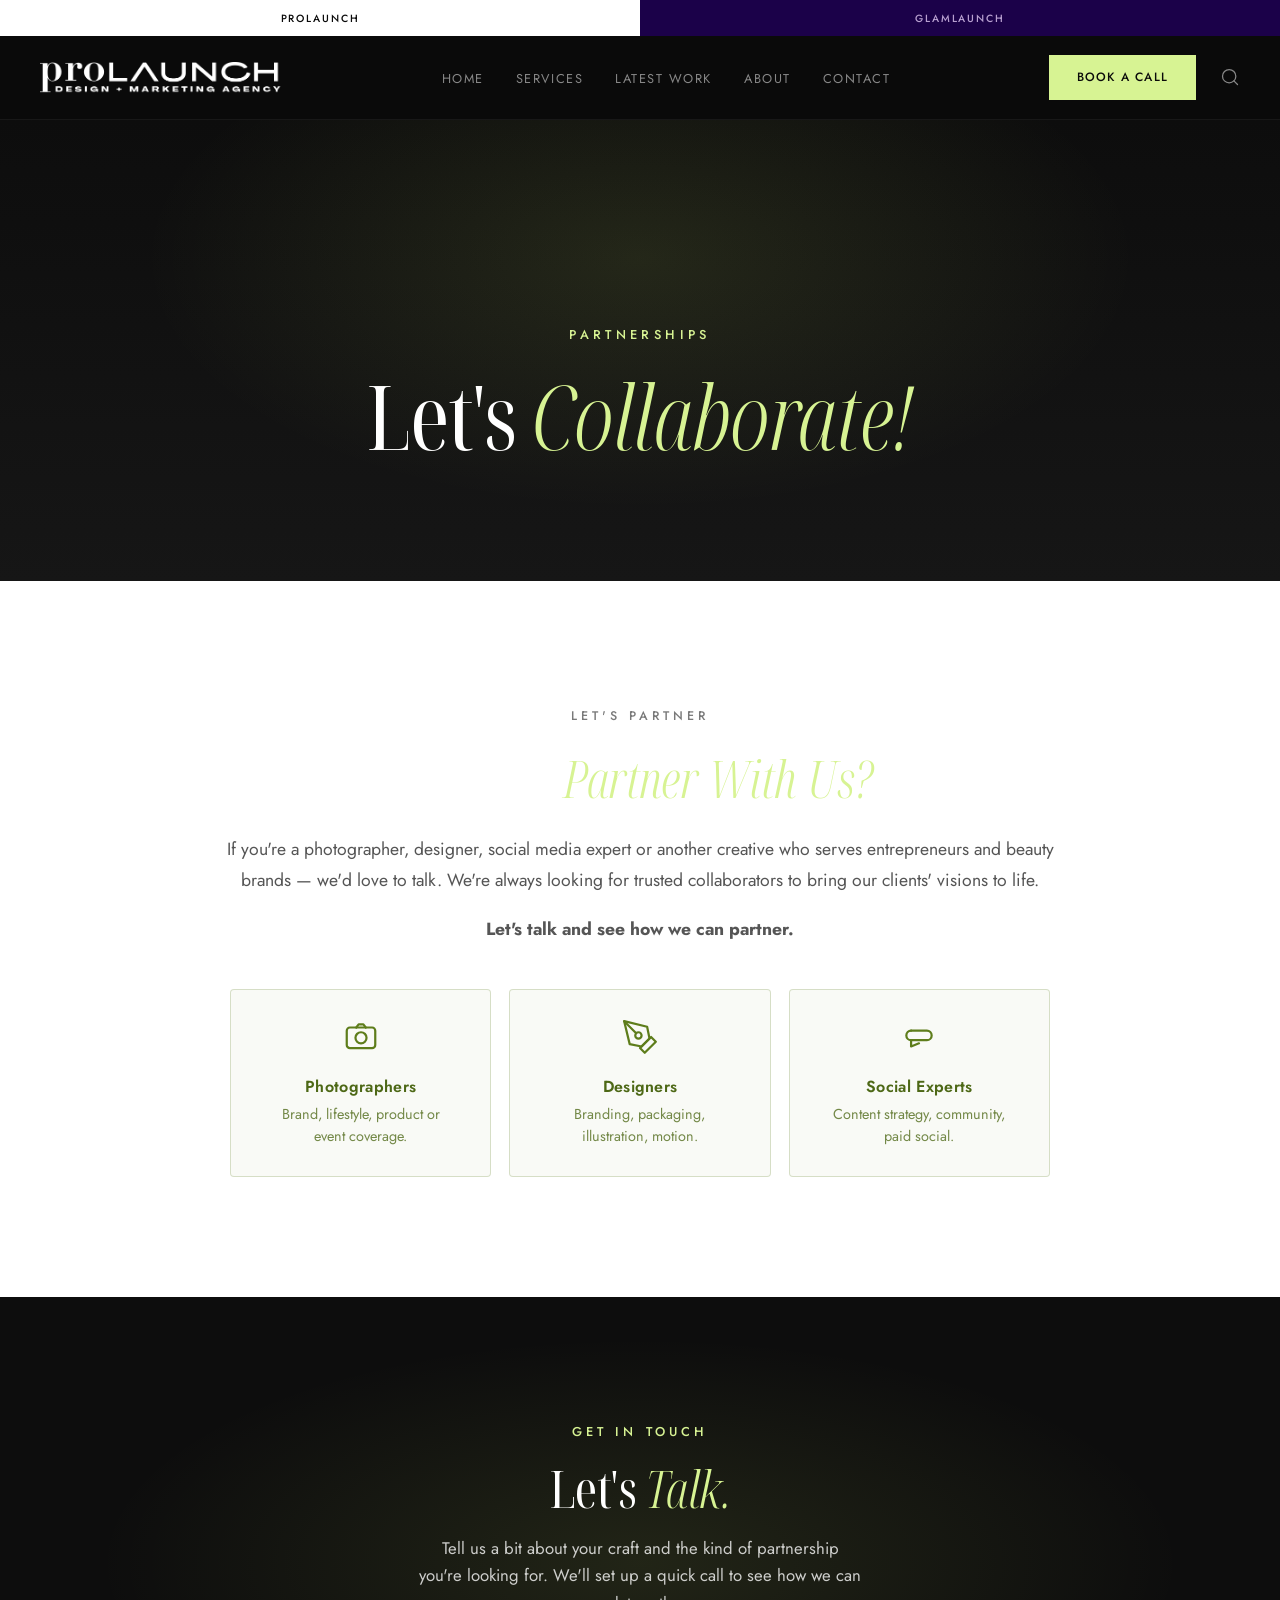
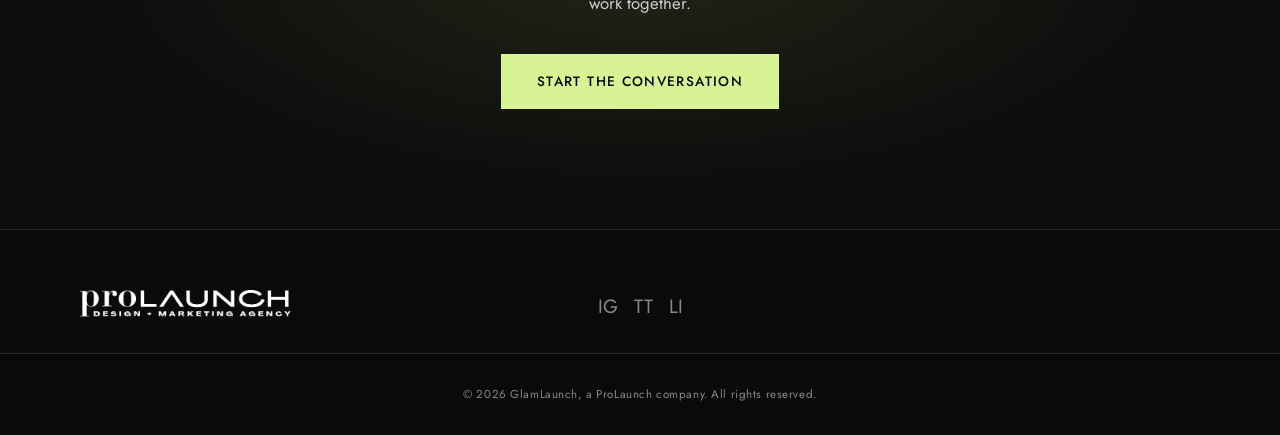
<file: partnerships.html>
<!DOCTYPE html>
<html lang="en">
<head>
  <meta charset="UTF-8"/>
  <meta name="viewport" content="width=device-width, initial-scale=1.0"/>
  <title>Partnerships | ProLaunch Creative Agency</title>
  <meta name="description" content="Are you a photographer, designer or social media expert? Partner with ProLaunch and GlamLaunch to bring your craft to entrepreneurs and beauty brands launching online."/>
  <link rel="preconnect" href="https://fonts.googleapis.com"/>
  <link rel="preconnect" href="https://fonts.gstatic.com" crossorigin/>
  <link href="https://fonts.googleapis.com/css2?family=Noto+Serif+Display:ital,wdth,wght@0,62.5,300;0,62.5,400;0,62.5,500;1,62.5,300;1,62.5,400&family=Jost:wght@300;400;500;600&display=swap" rel="stylesheet"/>
  <link rel="stylesheet" href="css/main.css"/>
  <link rel="icon" type="image/png" href="images/prolaunch.png"/>
  <script>(function(){var b=localStorage.getItem('prolaunch-brand');if(!b){var h=(location.hostname||'').toLowerCase();b=h.indexOf('glamlaunch.co')!==-1?'glamlaunch':'prolaunch';}if(b==='glamlaunch')document.documentElement.dataset.brand=b;})();</script>
  <style>
    /* Partnerships page */
    .partnerships-hero {
      position: relative;
      padding: 200px 24px 120px;
      text-align: center;
      background: linear-gradient(180deg, #0d0d0d 0%, #161616 100%);
      color: #fff;
      overflow: hidden;
    }
    .partnerships-hero::before {
      content: ''; position: absolute; inset: 0;
      background: radial-gradient(ellipse at 50% 30%, rgba(216,245,107,0.10) 0%, transparent 55%);
      pointer-events: none;
    }
    .partnerships-hero .eyebrow {
      display: inline-block;
      font-family: 'Jost', sans-serif;
      font-size: 0.8rem;
      font-weight: 500;
      letter-spacing: 0.34em;
      text-transform: uppercase;
      color: var(--lime, #d8f56b);
      margin-bottom: 24px;
    }
    .partnerships-hero h1 {
      font-family: 'Noto Serif Display', serif;
      font-weight: 400;
      font-size: clamp(2.8rem, 7vw, 6rem);
      line-height: 1.02;
      letter-spacing: -0.01em;
      max-width: 920px;
      margin: 0 auto;
      position: relative;
    }
    [data-brand="glamlaunch"] .partnerships-hero h1, [data-brand="glamlaunch"] .partnerships-hero .eyebrow { color: inherit; }
    [data-brand="glamlaunch"] .partnerships-hero h1 { color: #fff !important; }
    .partnerships-hero h1 em {
      font-style: italic;
      font-weight: 300;
      color: var(--lime, #d8f56b);
    }

    /* Pitch section */
    .partnerships-pitch {
      padding: 120px 24px;
      background: #fff;
      color: #0d0d0d;
    }
    .partnerships-pitch-inner {
      max-width: 880px;
      margin: 0 auto;
      text-align: center;
    }
    .partnerships-pitch .eyebrow {
      display: inline-block;
      font-family: 'Jost', sans-serif;
      font-size: 0.78rem;
      font-weight: 500;
      letter-spacing: 0.32em;
      text-transform: uppercase;
      color: #0d0d0d;
      opacity: 0.55;
      margin-bottom: 22px;
    }
    .partnerships-pitch h2 {
      font-family: 'Noto Serif Display', serif;
      font-weight: 400;
      font-size: clamp(1.9rem, 4vw, 3.2rem);
      line-height: 1.15;
      margin: 0 0 26px;
    }
    .partnerships-pitch h2 em { font-style: italic; font-weight: 300; }
    .partnerships-pitch p {
      font-family: 'Jost', sans-serif;
      font-size: 1.1rem;
      line-height: 1.75;
      color: rgba(13,13,13,0.7);
      margin: 0 0 18px;
    }

    /* Who we're looking for — chip cards */
    .partner-types {
      display: grid;
      grid-template-columns: repeat(3, 1fr);
      gap: 18px;
      max-width: 820px;
      margin: 44px auto 0;
    }
    .partner-type {
      padding: 28px 22px;
      background: rgba(94,125,27,0.04);
      border: 1px solid rgba(94,125,27,0.22);
      border-radius: 4px;
      text-align: center;
    }
    .partner-type-icon {
      width: 38px; height: 38px;
      margin: 0 auto 14px;
      color: #5e7d1b;
    }
    .partner-type h3 {
      font-family: 'Jost', sans-serif;
      font-weight: 600;
      font-size: 1rem;
      letter-spacing: 0.02em;
      margin: 0 0 8px;
      color: #4d6816;
    }
    .partner-type p {
      font-family: 'Jost', sans-serif;
      font-size: 0.9rem;
      color: rgba(77,104,22,0.78);
      margin: 0;
      line-height: 1.55;
    }

    /* CTA banner */
    .partnerships-cta {
      position: relative;
      padding: 120px 24px;
      text-align: center;
      background: #0d0d0d;
      color: #fff;
      overflow: hidden;
    }
    .partnerships-cta::before {
      content: ''; position: absolute; inset: 0;
      background: radial-gradient(ellipse at center, rgba(216,245,107,0.10) 0%, transparent 60%);
      pointer-events: none;
    }
    .partnerships-cta-inner {
      position: relative;
      max-width: 680px;
      margin: 0 auto;
    }
    .partnerships-cta .eyebrow {
      display: inline-block;
      font-family: 'Jost', sans-serif;
      font-size: 0.8rem;
      letter-spacing: 0.32em;
      text-transform: uppercase;
      color: var(--lime, #d8f56b);
      margin-bottom: 18px;
    }
    .partnerships-cta h2 {
      font-family: 'Noto Serif Display', serif;
      font-weight: 400;
      font-size: clamp(2rem, 4vw, 3.2rem);
      line-height: 1.1;
      margin: 0 0 18px;
    }
    .partnerships-cta h2 em { font-style: italic; font-weight: 300; }
    .partnerships-cta p {
      font-family: 'Jost', sans-serif;
      font-size: 1.05rem;
      line-height: 1.65;
      color: rgba(255,255,255,0.78);
      margin: 0 auto 36px;
      max-width: 480px;
    }

    @media (max-width: 760px) {
      .partnerships-hero { padding: 150px 22px 90px; }
      .partnerships-pitch { padding: 80px 22px; }
      .partner-types { grid-template-columns: 1fr; gap: 14px; }
      .partnerships-cta { padding: 90px 22px; }
    }
  </style>
</head>
<body>

<!-- Brand Tabs -->
<div class="brand-tabs">
  <button class="brand-tab brand-tab--pro" onclick="if(typeof toggleBrand==='function'&&getCurrentBrand()!=='prolaunch')toggleBrand()">PROLAUNCH</button>
  <button class="brand-tab brand-tab--glam" onclick="if(typeof toggleBrand==='function'&&getCurrentBrand()!=='glamlaunch')toggleBrand()">GLAMLAUNCH</button>
</div>

<div id="page-loader" role="status" aria-label="Loading">
  <img src="prolaunch.png" alt="" class="loader-logo pro-logo" aria-hidden="true"/>
  <img src="GlamLaunch-Logo-white.png" alt="" class="loader-logo glam-logo" aria-hidden="true"/>
  <div class="loader-bar"></div>
</div>
<a href="contact.html" class="float-book" aria-label="Book a call">Book a Call</a>

<nav class="nav" id="nav" role="navigation" aria-label="Main navigation">
  <a href="index.html" class="nav-logo" aria-label="Home">
    <img src="prolaunch.png" alt="ProLaunch" class="nav-logo-img pro-logo"/>
    <img src="GlamLaunch-Logo-white.png" alt="GlamLaunch" class="nav-logo-img glam-logo"/>
  </a>
  <div class="brand-toggle">
    <span class="brand-toggle-dot">&middot;</span>
    <button class="brand-toggle-btn" aria-label="Switch brand">GlamLaunch</button>
  </div>
  <ul class="nav-links" role="list">
    <li><a href="index.html" class="nav-link">Home</a></li>
    <li><a href="services.html" class="nav-link">Services</a></li>
    <li><a href="portfolio.html" class="nav-link">Latest Work</a></li>
    <li><a href="about.html" class="nav-link">About</a></li>
    <li><a href="contact.html" class="nav-link">Contact</a></li>
  </ul>
  <div class="nav-right">
    <a href="contact.html" class="nav-cta-btn">Book a Call</a>
    <div class="nav-icons">
      <button class="nav-icon" aria-label="Search"><svg width="20" height="20" viewBox="0 0 24 24" fill="none" stroke="currentColor" stroke-width="1.5" stroke-linecap="round" stroke-linejoin="round"><circle cx="11" cy="11" r="8"/><line x1="21" y1="21" x2="16.65" y2="16.65"/></svg></button>
    </div>
  </div>
  <button class="hamburger" aria-label="Open menu" aria-expanded="false" id="hamburger"><span></span><span></span><span></span></button>
</nav>

<div class="mobile-menu" id="mobileMenu" role="dialog" aria-modal="true" aria-label="Navigation menu">
  <button class="mobile-close" id="mobileClose" aria-label="Close menu">&times;</button>
  <button class="mobile-brand-toggle">Switch to GlamLaunch</button>
  <a href="index.html">Home</a><a href="services.html">Services</a><a href="portfolio.html">Latest Work</a><a href="about.html">About</a><a href="contact.html">Contact</a>
  <a href="contact.html" class="mobile-book-link">Book a Call &rarr;</a>
</div>

<!-- Hero -->
<section class="partnerships-hero">
  <span class="eyebrow reveal">Partnerships</span>
  <h1 class="reveal delay-1">Let's <em>Collaborate!</em></h1>
</section>

<!-- Pitch -->
<section class="partnerships-pitch">
  <div class="partnerships-pitch-inner">
    <span class="eyebrow reveal">Let's Partner</span>
    <h2 class="reveal delay-1">Want to <em>Partner With Us?</em></h2>
    <p class="reveal delay-1">If you're a photographer, designer, social media expert or another creative who serves entrepreneurs and beauty brands &mdash; we'd love to talk. We're always looking for trusted collaborators to bring our clients' visions to life.</p>
    <p class="reveal delay-2"><strong>Let's talk and see how we can partner.</strong></p>

    <div class="partner-types reveal delay-2">
      <div class="partner-type">
        <svg class="partner-type-icon" viewBox="0 0 24 24" fill="none" stroke="currentColor" stroke-width="1.4" stroke-linecap="round" stroke-linejoin="round"><rect x="3" y="6" width="18" height="13" rx="2"/><circle cx="12" cy="12.5" r="3.5"/><path d="M9 6l1.5-2h3L15 6"/></svg>
        <h3>Photographers</h3>
        <p>Brand, lifestyle, product or event coverage.</p>
      </div>
      <div class="partner-type">
        <svg class="partner-type-icon" viewBox="0 0 24 24" fill="none" stroke="currentColor" stroke-width="1.4" stroke-linecap="round" stroke-linejoin="round"><path d="m12 19 7-7 3 3-7 7-3-3z"/><path d="m18 13-1.5-7.5L2 2l3.5 14.5L13 18z"/><path d="m2 2 7.586 7.586"/><circle cx="11" cy="11" r="2"/></svg>
        <h3>Designers</h3>
        <p>Branding, packaging, illustration, motion.</p>
      </div>
      <div class="partner-type">
        <svg class="partner-type-icon" viewBox="0 0 24 24" fill="none" stroke="currentColor" stroke-width="1.4" stroke-linecap="round" stroke-linejoin="round"><path d="M7 8h10a3 3 0 013 3v0a3 3 0 01-3 3H7"/><path d="M7 8a3 3 0 00-3 3v0a3 3 0 003 3"/><path d="M7 14v4l5-2"/></svg>
        <h3>Social Experts</h3>
        <p>Content strategy, community, paid social.</p>
      </div>
    </div>
  </div>
</section>

<!-- CTA -->
<section class="partnerships-cta" aria-label="Let's talk">
  <div class="partnerships-cta-inner reveal">
    <span class="eyebrow">Get in Touch</span>
    <h2>Let's <em>Talk.</em></h2>
    <p>Tell us a bit about your craft and the kind of partnership you're looking for. We'll set up a quick call to see how we can work together.</p>
    <a href="contact.html" class="btn-primary">Start the Conversation</a>
  </div>
</section>

<footer class="footer" role="contentinfo">
  <div class="footer-inner">
    <a href="index.html" class="footer-logo">
      <img src="prolaunch.png" alt="ProLaunch" class="footer-logo-img pro-logo"/>
      <img src="GlamLaunch-Logo-white.png" alt="GlamLaunch" class="footer-logo-img glam-logo"/>
    </a>
    <div class="footer-social"><a href="#" aria-label="Instagram">IG</a><a href="#" aria-label="TikTok">TT</a><a href="#" aria-label="LinkedIn">LI</a></div>
  </div>
  <div class="footer-bottom"><p>&copy; 2026 GlamLaunch, a ProLaunch company. All rights reserved.</p></div>
</footer>
<script src="js/brand-content.js"></script>
<script src="js/main.js"></script>
</body>
</html>
</file>
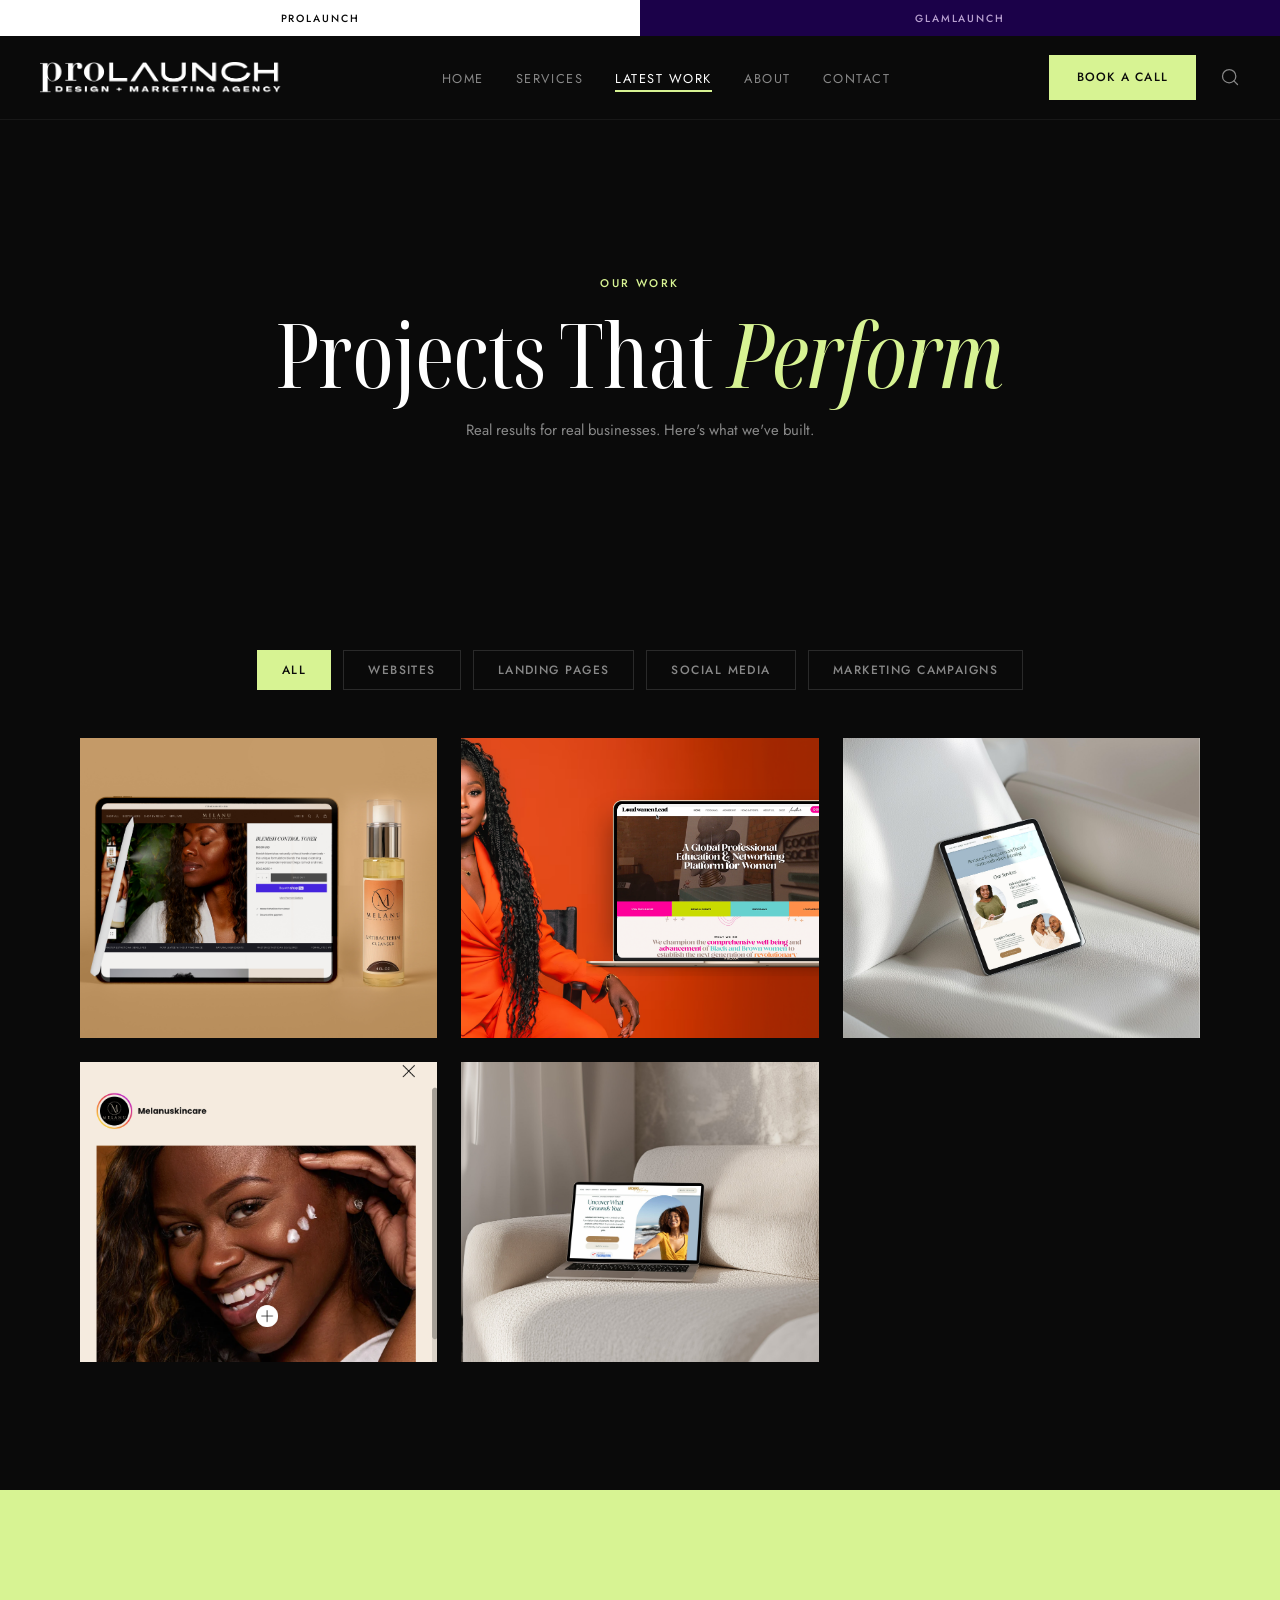
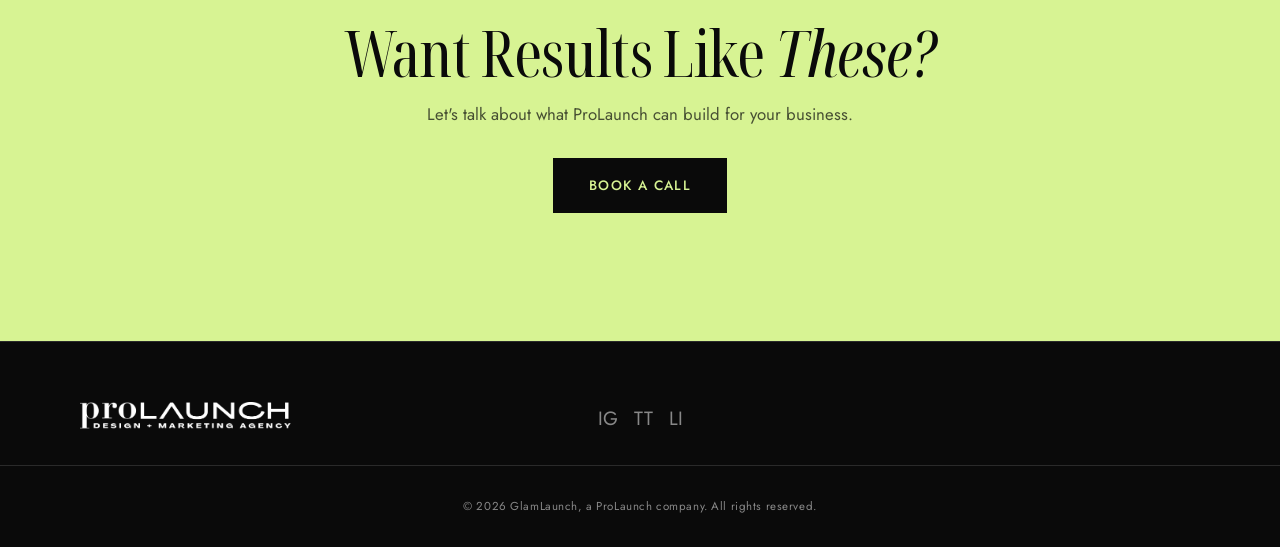
<file: portfolio.html>
<!DOCTYPE html>
<html lang="en">
<head>
  <meta charset="UTF-8"/>
  <meta name="viewport" content="width=device-width, initial-scale=1.0"/>
  <title>Latest Work | ProLaunch Creative Agency</title>
  <meta name="description" content="See the websites, landing pages, and digital assets ProLaunch has built for entrepreneurs and businesses."/>
  <link rel="preconnect" href="https://fonts.googleapis.com"/>
  <link rel="preconnect" href="https://fonts.gstatic.com" crossorigin/>
  <link href="https://fonts.googleapis.com/css2?family=Noto+Serif+Display:ital,wdth,wght@0,62.5,300;0,62.5,400;0,62.5,500;1,62.5,300;1,62.5,400&family=Jost:wght@300;400;500;600&display=swap" rel="stylesheet"/>
  <link rel="stylesheet" href="css/main.css"/>
  <link rel="stylesheet" href="css/portfolio.css"/>
  <link rel="icon" type="image/png" href="images/prolaunch.png"/>
  <script>(function(){var b=localStorage.getItem('prolaunch-brand');if(!b){var h=(location.hostname||'').toLowerCase();b=h.indexOf('glamlaunch.co')!==-1?'glamlaunch':'prolaunch';}if(b==='glamlaunch')document.documentElement.dataset.brand=b;})();</script>
</head>
<body>

<!-- Brand Tabs -->
<div class="brand-tabs">
  <button class="brand-tab brand-tab--pro" onclick="if(typeof toggleBrand==='function'&&getCurrentBrand()!=='prolaunch')toggleBrand()">PROLAUNCH</button>
  <button class="brand-tab brand-tab--glam" onclick="if(typeof toggleBrand==='function'&&getCurrentBrand()!=='glamlaunch')toggleBrand()">GLAMLAUNCH</button>
</div>

<div id="page-loader" role="status" aria-label="Loading"><img src="prolaunch.png" alt="" class="loader-logo pro-logo" aria-hidden="true"/>
  <img src="GlamLaunch-Logo-white.png" alt="" class="loader-logo glam-logo" aria-hidden="true"/><div class="loader-bar"></div></div>
<a href="contact.html" class="float-book" aria-label="Book a call">Book a Call</a>

<nav class="nav" id="nav" role="navigation" aria-label="Main navigation">
  <a href="index.html" class="nav-logo" aria-label="Home">
    <img src="prolaunch.png" alt="ProLaunch" class="nav-logo-img pro-logo"/>
    <img src="GlamLaunch-Logo-white.png" alt="GlamLaunch" class="nav-logo-img glam-logo"/>
  </a>
  <div class="brand-toggle">
    <span class="brand-toggle-dot">&middot;</span>
    <button class="brand-toggle-btn" aria-label="Switch brand">GlamLaunch</button>
  </div>
  <ul class="nav-links" role="list">
    <li><a href="index.html" class="nav-link">Home</a></li>
    <li><a href="services.html" class="nav-link">Services</a></li>
    <li class="nav-item has-mega">
      <a href="portfolio.html" class="nav-link active">Latest Work</a>
      <div class="mega-menu">
        <div class="mega-menu-inner">
          <div class="mega-menu-links">
            <a href="portfolio.html">All Projects</a>
            <a href="portfolio.html#websites">Websites</a>
            <a href="portfolio.html#landing-pages">Landing Pages</a>
            <a href="portfolio.html#social">Social Media</a>
            <a href="portfolio.html#avatars">Marketing Campaigns</a>
          </div>
          <div class="mega-menu-projects">
            <a href="melanu.html" class="mega-project">
              <img src="images/melanu/hero.png" alt="Melanu Skin Care"/>
              <span class="mega-project-label">Melanu Skin Care</span>
            </a>
            <a href="loud-women-lead.html" class="mega-project">
              <img src="images/lwl/hero.png" alt="Loud Women Lead"/>
              <span class="mega-project-label">Loud Women Lead</span>
            </a>
            <a href="anchors-of-healing.html" class="mega-project">
              <img src="images/aoh/hero.png" alt="Anchors of Healing"/>
              <span class="mega-project-label">Anchors of Healing</span>
            </a>
          </div>
        </div>
      </div>
    </li>
    <li><a href="about.html" class="nav-link">About</a></li>
    <li><a href="contact.html" class="nav-link">Contact</a></li>
  </ul>
  <div class="nav-right">
  <a href="contact.html" class="nav-cta-btn">Book a Call</a>
  <div class="nav-icons">
    <button class="nav-icon" aria-label="Search"><svg width="20" height="20" viewBox="0 0 24 24" fill="none" stroke="currentColor" stroke-width="1.5" stroke-linecap="round" stroke-linejoin="round"><circle cx="11" cy="11" r="8"/><line x1="21" y1="21" x2="16.65" y2="16.65"/></svg></button>
  </div>
  </div>
  <button class="hamburger" aria-label="Open menu" aria-expanded="false" id="hamburger"><span></span><span></span><span></span></button>
</nav>

<!-- Search Overlay -->
<div class="search-overlay" id="searchOverlay">
  <div class="search-overlay-bg" id="searchOverlayBg"></div>
  <div class="search-modal">
    <button class="search-close" id="searchClose" aria-label="Close search">&times;</button>
    <div class="search-inner">
      <input type="text" class="search-input" id="searchInput" placeholder="Search ProLaunch..." autocomplete="off"/>
      <div class="search-suggestions" id="searchSuggestions">
        <span class="search-suggestion-label">Quick Links</span>
        <a href="services.html" class="search-suggestion">Services</a>
        <a href="services.html#websites" class="search-suggestion">Custom Websites</a>
        <a href="services.html#ai-avatars" class="search-suggestion">Marketing Campaigns</a>
        <a href="services.html#app-dev" class="search-suggestion">App Development</a>
        <a href="portfolio.html" class="search-suggestion">Latest Work</a>
        <a href="contact.html" class="search-suggestion">Contact Us</a>
        <a href="about.html" class="search-suggestion">About ProLaunch</a>
      </div>
    </div>
  </div>
</div>

<div class="mobile-menu" id="mobileMenu" role="dialog" aria-modal="true" aria-label="Navigation menu">
  <button class="mobile-close" id="mobileClose" aria-label="Close menu">&times;</button>
  <button class="mobile-brand-toggle">Switch to GlamLaunch</button>
  <a href="index.html">Home</a><a href="services.html">Services</a><a href="portfolio.html">Latest Work</a><a href="about.html">About</a><a href="contact.html">Contact</a>
  <a href="contact.html" class="mobile-book-link">Book a Call &rarr;</a>
</div>

<section class="page-hero">
  <div class="container">
    <span class="eyebrow reveal">Our Work</span>
    <h1 class="reveal delay-1"><span data-brand-key="portfolio-hero-heading-1">Projects That</span> <em data-brand-key="portfolio-hero-heading-em">Perform</em></h1>
    <p class="reveal delay-2" data-brand-key="portfolio-hero-sub">Real results for real businesses. Here's what we've built.</p>
  </div>
</section>

<section class="section section--dark portfolio-section">
  <div class="container">
    <div class="portfolio-filters reveal">
      <button class="filter-btn active" data-filter="all">All</button>
      <button class="filter-btn" data-filter="websites">Websites</button>
      <button class="filter-btn" data-filter="landing-pages">Landing Pages</button>
      <button class="filter-btn" data-filter="social">Social Media</button>
      <button class="filter-btn" data-filter="avatars">Marketing Campaigns</button>
    </div>

    <div class="portfolio-grid">
      <a href="melanu.html" class="portfolio-card reveal" data-category="websites">
        <div class="portfolio-card-img">
          <img src="images/melanu/hero.png" alt="Melanu Skin Care" loading="lazy"/>
          <div class="portfolio-card-overlay">
            <span class="portfolio-card-tag">Website</span>
            <h4>Melanu Skin Care</h4>
            <p>Shopify development, videography and lifestyle photography for luxury skincare line.</p>
          </div>
        </div>
      </a>
      <a href="loud-women-lead.html" class="portfolio-card reveal delay-1" data-category="websites">
        <div class="portfolio-card-img">
          <img src="images/lwl/hero.png" alt="Loud Women Lead" loading="lazy"/>
          <div class="portfolio-card-overlay">
            <span class="portfolio-card-tag">Website</span>
            <h4>Loud Women Lead</h4>
            <p>Website development and brand repositioning for women entrepreneur community.</p>
          </div>
        </div>
      </a>
      <a href="anchors-of-healing.html" class="portfolio-card reveal delay-2" data-category="websites">
        <div class="portfolio-card-img">
          <img src="images/aoh/hero.png" alt="Anchors of Healing" loading="lazy"/>
          <div class="portfolio-card-overlay">
            <span class="portfolio-card-tag">Website</span>
            <h4>Anchors of Healing</h4>
            <p>Squarespace website development for therapist practice.</p>
          </div>
        </div>
      </a>
      <a href="melanu.html" class="portfolio-card reveal delay-3" data-category="social">
        <div class="portfolio-card-img">
          <img src="images/melanu/brand.png" alt="Melanu Social" loading="lazy"/>
          <div class="portfolio-card-overlay">
            <span class="portfolio-card-tag">Social Media</span>
            <h4>Melanu Skin Care</h4>
            <p>Social media content creation and lifestyle photography.</p>
          </div>
        </div>
      </a>
      <a href="anchors-of-healing.html" class="portfolio-card reveal delay-1" data-category="websites">
        <div class="portfolio-card-img">
          <img src="images/aoh/showcase.png" alt="Anchors of Healing" loading="lazy"/>
          <div class="portfolio-card-overlay">
            <span class="portfolio-card-tag">Website</span>
            <h4>Anchors of Healing</h4>
            <p>Moodboard design and SEO optimization for therapy practice.</p>
          </div>
        </div>
      </a>
      <div class="portfolio-empty" id="portfolioEmpty" hidden>
        <p>New projects coming soon.</p>
      </div>
    </div>
  </div>
</section>

<style>
  .portfolio-empty {
    grid-column: 1 / -1;
    text-align: center;
    padding: 100px 24px;
    color: rgba(255,255,255,0.55);
    font-family: 'Noto Serif Display', serif;
    font-style: italic;
    font-weight: 300;
    font-size: clamp(1.4rem, 2.2vw, 2rem);
    letter-spacing: 0.01em;
  }
  [data-brand="glamlaunch"] .portfolio-empty { color: rgba(13,13,13,0.5); }
</style>

<section class="cta-banner" aria-label="Call to action">
  <div class="container">
    <div class="cta-inner reveal">
      <h2>Want Results Like <em>These?</em></h2>
      <p>Let's talk about what ProLaunch can build for your business.</p>
      <a href="contact.html" class="btn-primary">Book a Call</a>
    </div>
  </div>
</section>

<footer class="footer" role="contentinfo">
  <div class="footer-inner">
    <a href="index.html" class="footer-logo">
      <img src="prolaunch.png" alt="ProLaunch" class="footer-logo-img pro-logo"/>
      <img src="GlamLaunch-Logo-white.png" alt="GlamLaunch" class="footer-logo-img glam-logo"/>
    </a>
    <div class="footer-social"><a href="#" aria-label="Instagram">IG</a><a href="#" aria-label="TikTok">TT</a><a href="#" aria-label="LinkedIn">LI</a></div>
  </div>
  <div class="footer-bottom"><p>&copy; 2026 GlamLaunch, a ProLaunch company. All rights reserved.</p></div>
</footer>
<script src="js/brand-content.js"></script>
<script src="js/main.js"></script>
<script>
const filterBtns = document.querySelectorAll('.filter-btn');
const cards = document.querySelectorAll('.portfolio-card');
const emptyState = document.getElementById('portfolioEmpty');
filterBtns.forEach(btn => {
  btn.addEventListener('click', () => {
    filterBtns.forEach(b => b.classList.remove('active'));
    btn.classList.add('active');
    const filter = btn.dataset.filter;
    let visible = 0;
    cards.forEach(card => {
      if (filter === 'all' || card.dataset.category === filter) {
        card.style.display = '';
        visible++;
      } else {
        card.style.display = 'none';
      }
    });
    if (emptyState) emptyState.hidden = visible > 0;
  });
});
</script>
</body>
</html>
</file>
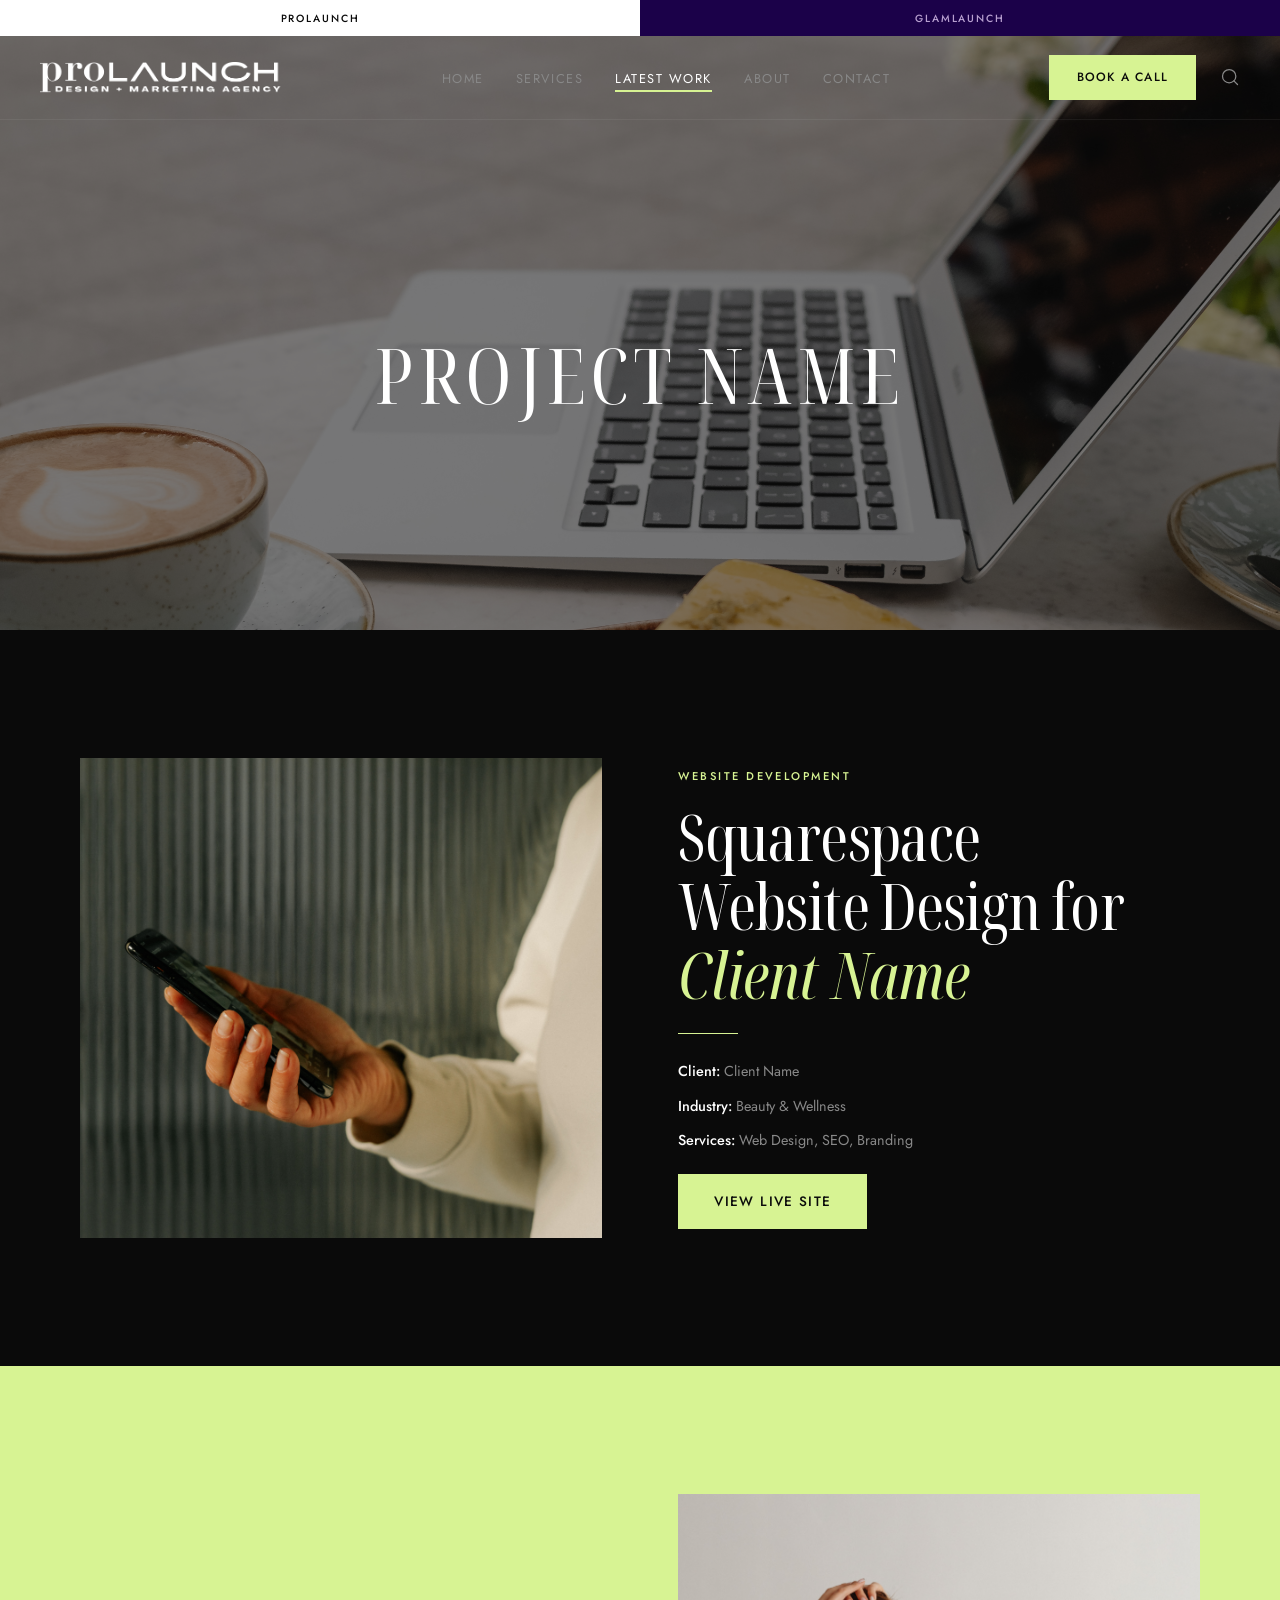
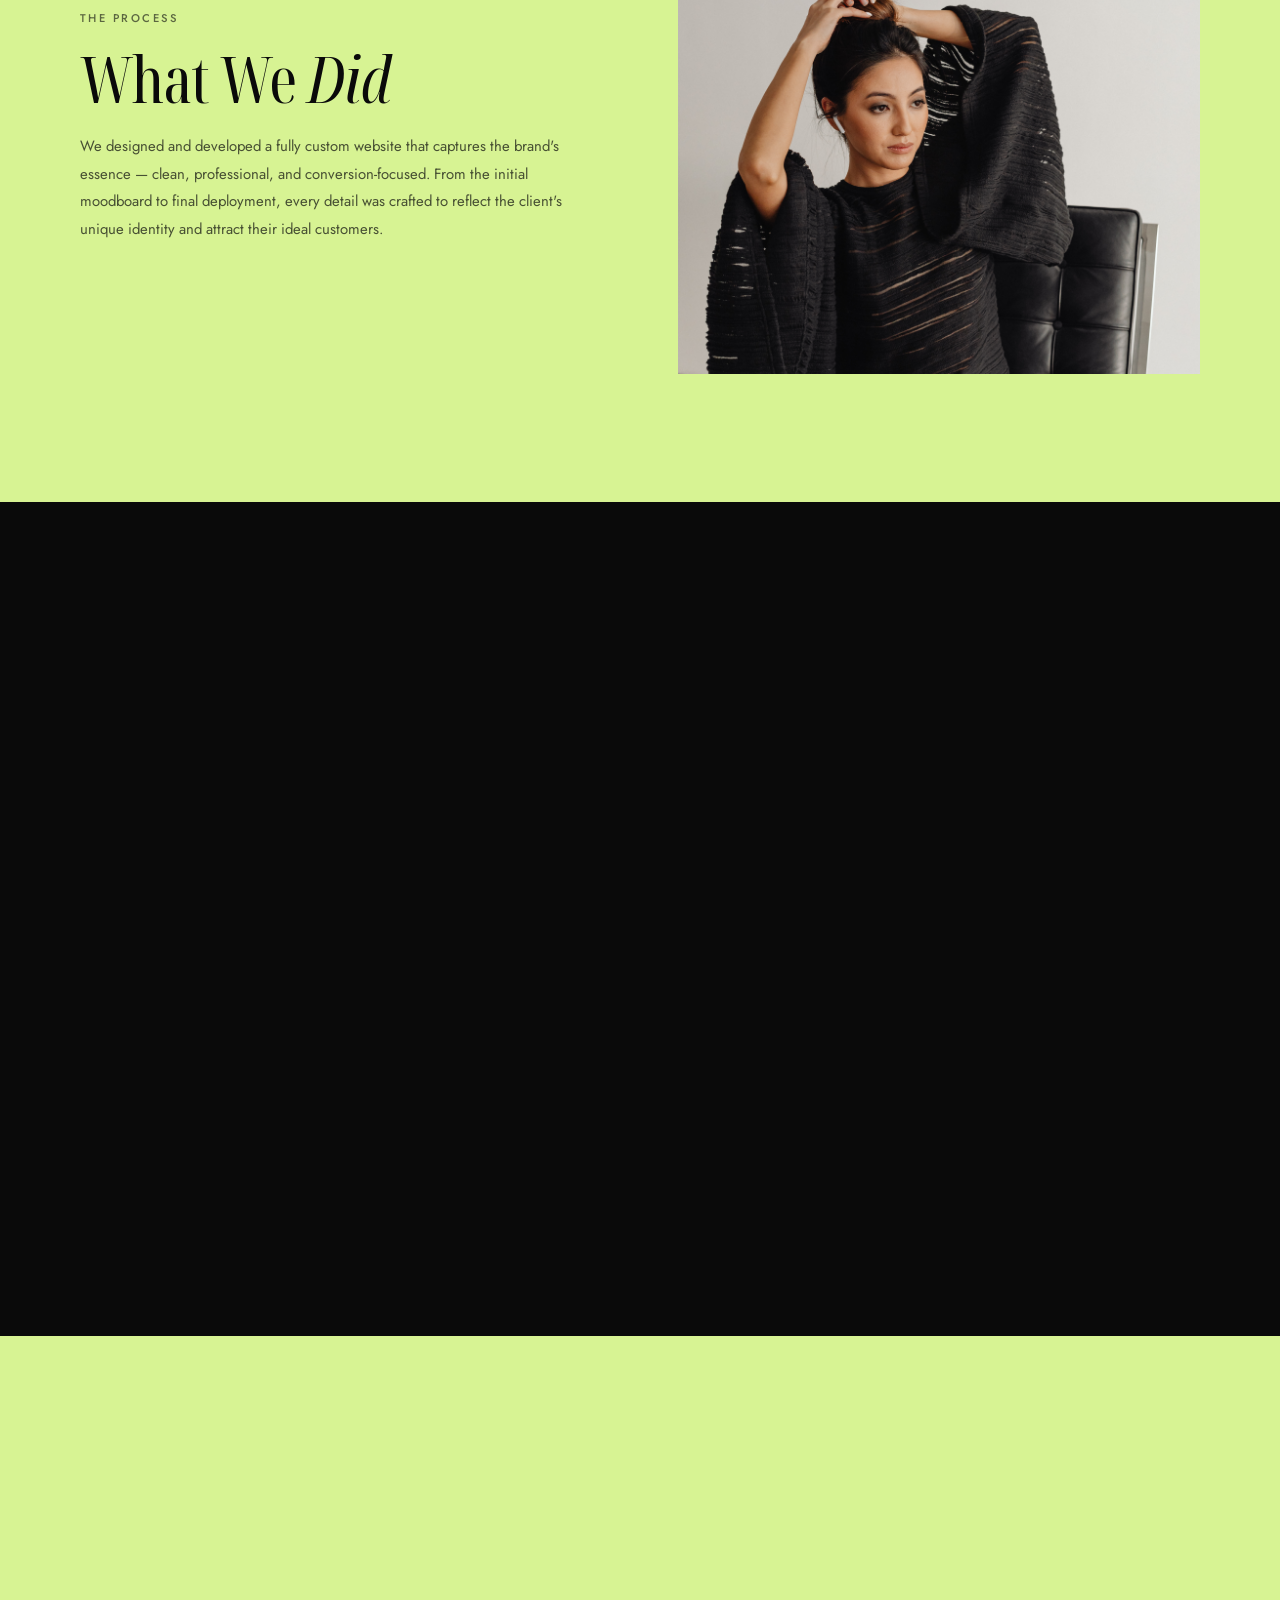
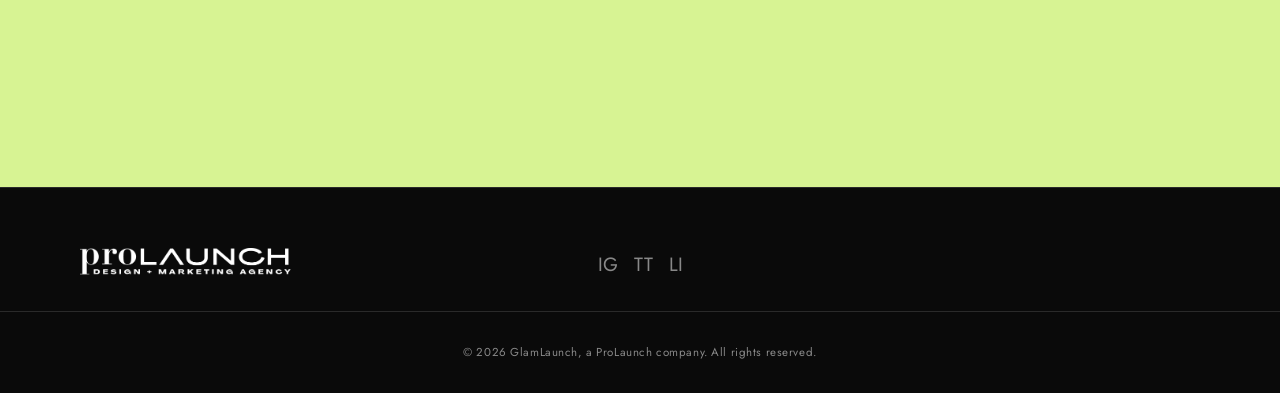
<file: project.html>
<!DOCTYPE html>
<html lang="en">
<head>
  <meta charset="UTF-8"/>
  <meta name="viewport" content="width=device-width, initial-scale=1.0"/>
  <title>Project Showcase | ProLaunch Creative Agency</title>
  <meta name="description" content="A detailed look at one of our latest projects — design, development, and results."/>
  <link rel="preconnect" href="https://fonts.googleapis.com"/>
  <link rel="preconnect" href="https://fonts.gstatic.com" crossorigin/>
  <link href="https://fonts.googleapis.com/css2?family=Noto+Serif+Display:ital,wdth,wght@0,62.5,300;0,62.5,400;0,62.5,500;1,62.5,300;1,62.5,400&family=Jost:wght@300;400;500;600&display=swap" rel="stylesheet"/>
  <link rel="stylesheet" href="css/main.css"/>
  <link rel="stylesheet" href="css/project.css"/>
  <link rel="icon" type="image/png" href="images/prolaunch.png"/>
  <script>(function(){var b=localStorage.getItem('prolaunch-brand');if(!b){var h=(location.hostname||'').toLowerCase();b=h.indexOf('glamlaunch.co')!==-1?'glamlaunch':'prolaunch';}if(b==='glamlaunch')document.documentElement.dataset.brand=b;})();</script>
</head>
<body>

<!-- Brand Tabs -->
<div class="brand-tabs">
  <button class="brand-tab brand-tab--pro" onclick="if(typeof toggleBrand==='function'&&getCurrentBrand()!=='prolaunch')toggleBrand()">PROLAUNCH</button>
  <button class="brand-tab brand-tab--glam" onclick="if(typeof toggleBrand==='function'&&getCurrentBrand()!=='glamlaunch')toggleBrand()">GLAMLAUNCH</button>
</div>

<div id="page-loader" role="status" aria-label="Loading"><img src="prolaunch.png" alt="" class="loader-logo pro-logo" aria-hidden="true"/>
  <img src="GlamLaunch-Logo-white.png" alt="" class="loader-logo glam-logo" aria-hidden="true"/><div class="loader-bar"></div></div>
<a href="contact.html" class="float-book" aria-label="Book a call">Book a Call</a>

<nav class="nav" id="nav" role="navigation" aria-label="Main navigation">
  <a href="index.html" class="nav-logo" aria-label="Home">
    <img src="prolaunch.png" alt="ProLaunch" class="nav-logo-img pro-logo"/>
    <img src="GlamLaunch-Logo-white.png" alt="GlamLaunch" class="nav-logo-img glam-logo"/>
  </a>
  <div class="brand-toggle">
    <span class="brand-toggle-dot">&middot;</span>
    <button class="brand-toggle-btn" aria-label="Switch brand">GlamLaunch</button>
  </div>
  <ul class="nav-links" role="list">
    <li><a href="index.html" class="nav-link">Home</a></li>
    <li><a href="services.html" class="nav-link">Services</a></li>
    <li class="nav-item has-mega">
      <a href="portfolio.html" class="nav-link active">Latest Work</a>
      <div class="mega-menu">
        <div class="mega-menu-inner">
          <div class="mega-menu-links">
            <a href="portfolio.html">All Projects</a>
            <a href="portfolio.html#websites">Websites</a>
            <a href="portfolio.html#landing-pages">Landing Pages</a>
            <a href="portfolio.html#social">Social Media</a>
            <a href="portfolio.html#avatars">Marketing Campaigns</a>
          </div>
          <div class="mega-menu-projects">
            <a href="portfolio.html" class="mega-project">
              <img src="images/workspace-1.jpg" alt="Project" data-brand-img="portfolio-1"/>
              <span class="mega-project-label">Website Design</span>
            </a>
            <a href="portfolio.html" class="mega-project">
              <img src="images/entrepreneur-dark.jpg" alt="Project" data-brand-img="portfolio-3"/>
              <span class="mega-project-label">Social Campaign</span>
            </a>
            <a href="portfolio.html" class="mega-project">
              <img src="images/studio-interior.jpg" alt="Project" data-brand-img="portfolio-4"/>
              <span class="mega-project-label">Landing Page</span>
            </a>
          </div>
        </div>
      </div>
    </li>
    <li><a href="about.html" class="nav-link">About</a></li>
    <li><a href="contact.html" class="nav-link">Contact</a></li>
  </ul>
  <div class="nav-right">
  <a href="contact.html" class="nav-cta-btn">Book a Call</a>
  <div class="nav-icons">
    <button class="nav-icon" aria-label="Search"><svg width="20" height="20" viewBox="0 0 24 24" fill="none" stroke="currentColor" stroke-width="1.5" stroke-linecap="round" stroke-linejoin="round"><circle cx="11" cy="11" r="8"/><line x1="21" y1="21" x2="16.65" y2="16.65"/></svg></button>
  </div>
  </div>
  <button class="hamburger" aria-label="Open menu" aria-expanded="false" id="hamburger"><span></span><span></span><span></span></button>
</nav>

<!-- Search Overlay -->
<div class="search-overlay" id="searchOverlay">
  <div class="search-overlay-bg" id="searchOverlayBg"></div>
  <div class="search-modal">
    <button class="search-close" id="searchClose" aria-label="Close search">&times;</button>
    <div class="search-inner">
      <input type="text" class="search-input" id="searchInput" placeholder="Search ProLaunch..." autocomplete="off"/>
      <div class="search-suggestions" id="searchSuggestions">
        <span class="search-suggestion-label">Quick Links</span>
        <a href="services.html" class="search-suggestion">Services</a>
        <a href="services.html#websites" class="search-suggestion">Custom Websites</a>
        <a href="services.html#ai-avatars" class="search-suggestion">Marketing Campaigns</a>
        <a href="services.html#app-dev" class="search-suggestion">App Development</a>
        <a href="portfolio.html" class="search-suggestion">Latest Work</a>
        <a href="contact.html" class="search-suggestion">Contact Us</a>
        <a href="about.html" class="search-suggestion">About ProLaunch</a>
      </div>
    </div>
  </div>
</div>

<div class="mobile-menu" id="mobileMenu" role="dialog" aria-modal="true" aria-label="Navigation menu">
  <button class="mobile-close" id="mobileClose" aria-label="Close menu">&times;</button>
  <button class="mobile-brand-toggle">Switch to GlamLaunch</button>
  <a href="index.html">Home</a><a href="services.html">Services</a><a href="portfolio.html">Latest Work</a><a href="about.html">About</a><a href="contact.html">Contact</a>
  <a href="contact.html" class="mobile-book-link">Book a Call &rarr;</a>
</div>

<!-- Project Hero — full bleed image -->
<section class="project-hero">
  <img src="images/workspace-1.jpg" alt="Project Hero" class="project-hero-img" data-brand-img="portfolio-1"/>
  <div class="project-hero-overlay"></div>
  <div class="project-hero-content">
    <h1 class="reveal">PROJECT NAME</h1>
  </div>
</section>

<!-- Project Overview -->
<section class="section section--dark project-overview">
  <div class="container">
    <div class="project-grid">
      <div class="project-img reveal">
        <img src="images/workspace-2.jpg" alt="Project detail" data-brand-img="portfolio-2"/>
      </div>
      <div class="project-info reveal delay-1">
        <span class="eyebrow">Website Development</span>
        <h2>Squarespace Website Design for<br/><em>Client Name</em></h2>
        <div class="project-divider"></div>
        <div class="project-meta">
          <p><strong>Client:</strong> Client Name</p>
          <p><strong>Industry:</strong> Beauty &amp; Wellness</p>
          <p><strong>Services:</strong> Web Design, SEO, Branding</p>
        </div>
        <a href="#" class="btn-primary" style="margin-top:20px;">View Live Site</a>
      </div>
    </div>
  </div>
</section>

<!-- What We Did -->
<section class="section project-whatwedid">
  <div class="container">
    <div class="project-grid reverse">
      <div class="project-img reveal">
        <img src="images/entrepreneur-dark.jpg" alt="What we did" data-brand-img="portfolio-3"/>
      </div>
      <div class="project-info reveal delay-1">
        <span class="eyebrow">The Process</span>
        <h2>What We <em>Did</em></h2>
        <p>We designed and developed a fully custom website that captures the brand's essence — clean, professional, and conversion-focused. From the initial moodboard to final deployment, every detail was crafted to reflect the client's unique identity and attract their ideal customers.</p>
      </div>
    </div>
  </div>
</section>

<!-- Services Delivered -->
<section class="section section--dark project-services-row">
  <div class="container">
    <div class="project-svc-grid reveal">
      <div class="project-svc-item">
        <svg width="36" height="36" viewBox="0 0 24 24" fill="none" stroke="currentColor" stroke-width="1.2" stroke-linecap="round" stroke-linejoin="round"><rect x="2" y="3" width="20" height="14" rx="2"/><line x1="8" y1="21" x2="16" y2="21"/><line x1="12" y1="17" x2="12" y2="21"/></svg>
        <h4>Web Design</h4>
      </div>
      <div class="project-svc-item">
        <svg width="36" height="36" viewBox="0 0 24 24" fill="none" stroke="currentColor" stroke-width="1.2" stroke-linecap="round" stroke-linejoin="round"><circle cx="11" cy="11" r="8"/><line x1="21" y1="21" x2="16.65" y2="16.65"/></svg>
        <h4>SEO Optimization</h4>
      </div>
      <div class="project-svc-item">
        <svg width="36" height="36" viewBox="0 0 24 24" fill="none" stroke="currentColor" stroke-width="1.2" stroke-linecap="round" stroke-linejoin="round"><rect x="3" y="3" width="18" height="18" rx="2"/><circle cx="8.5" cy="8.5" r="1.5"/><polyline points="21 15 16 10 5 21"/></svg>
        <h4>Moodboard Design</h4>
      </div>
      <div class="project-svc-item">
        <svg width="36" height="36" viewBox="0 0 24 24" fill="none" stroke="currentColor" stroke-width="1.2" stroke-linecap="round" stroke-linejoin="round"><path d="M12 2L2 7l10 5 10-5-10-5z"/><path d="M2 17l10 5 10-5"/><path d="M2 12l10 5 10-5"/></svg>
        <h4>Brand Strategy</h4>
      </div>
    </div>
  </div>
</section>

<!-- Full Width Image -->
<section class="project-fullwidth">
  <img src="images/studio-interior.jpg" alt="Project showcase" class="reveal" data-brand-img="portfolio-4"/>
</section>

<!-- Results / CTA -->
<section class="cta-banner" aria-label="Call to action">
  <div class="container">
    <div class="cta-inner reveal">
      <h2>Want Results Like <em>These?</em></h2>
      <p>Book a free consultation and let's build something great for your business.</p>
      <a href="contact.html" class="btn-primary">Book a Call</a>
    </div>
  </div>
</section>

<footer class="footer" role="contentinfo">
  <div class="footer-inner">
    <a href="index.html" class="footer-logo">
      <img src="prolaunch.png" alt="ProLaunch" class="footer-logo-img pro-logo"/>
      <img src="GlamLaunch-Logo-white.png" alt="GlamLaunch" class="footer-logo-img glam-logo"/>
    </a>
    <div class="footer-social"><a href="#" aria-label="Instagram">IG</a><a href="#" aria-label="TikTok">TT</a><a href="#" aria-label="LinkedIn">LI</a></div>
  </div>
  <div class="footer-bottom"><p>&copy; 2026 GlamLaunch, a ProLaunch company. All rights reserved.</p></div>
</footer>
<script src="js/brand-content.js"></script>
<script src="js/main.js"></script>
</body>
</html>
</file>
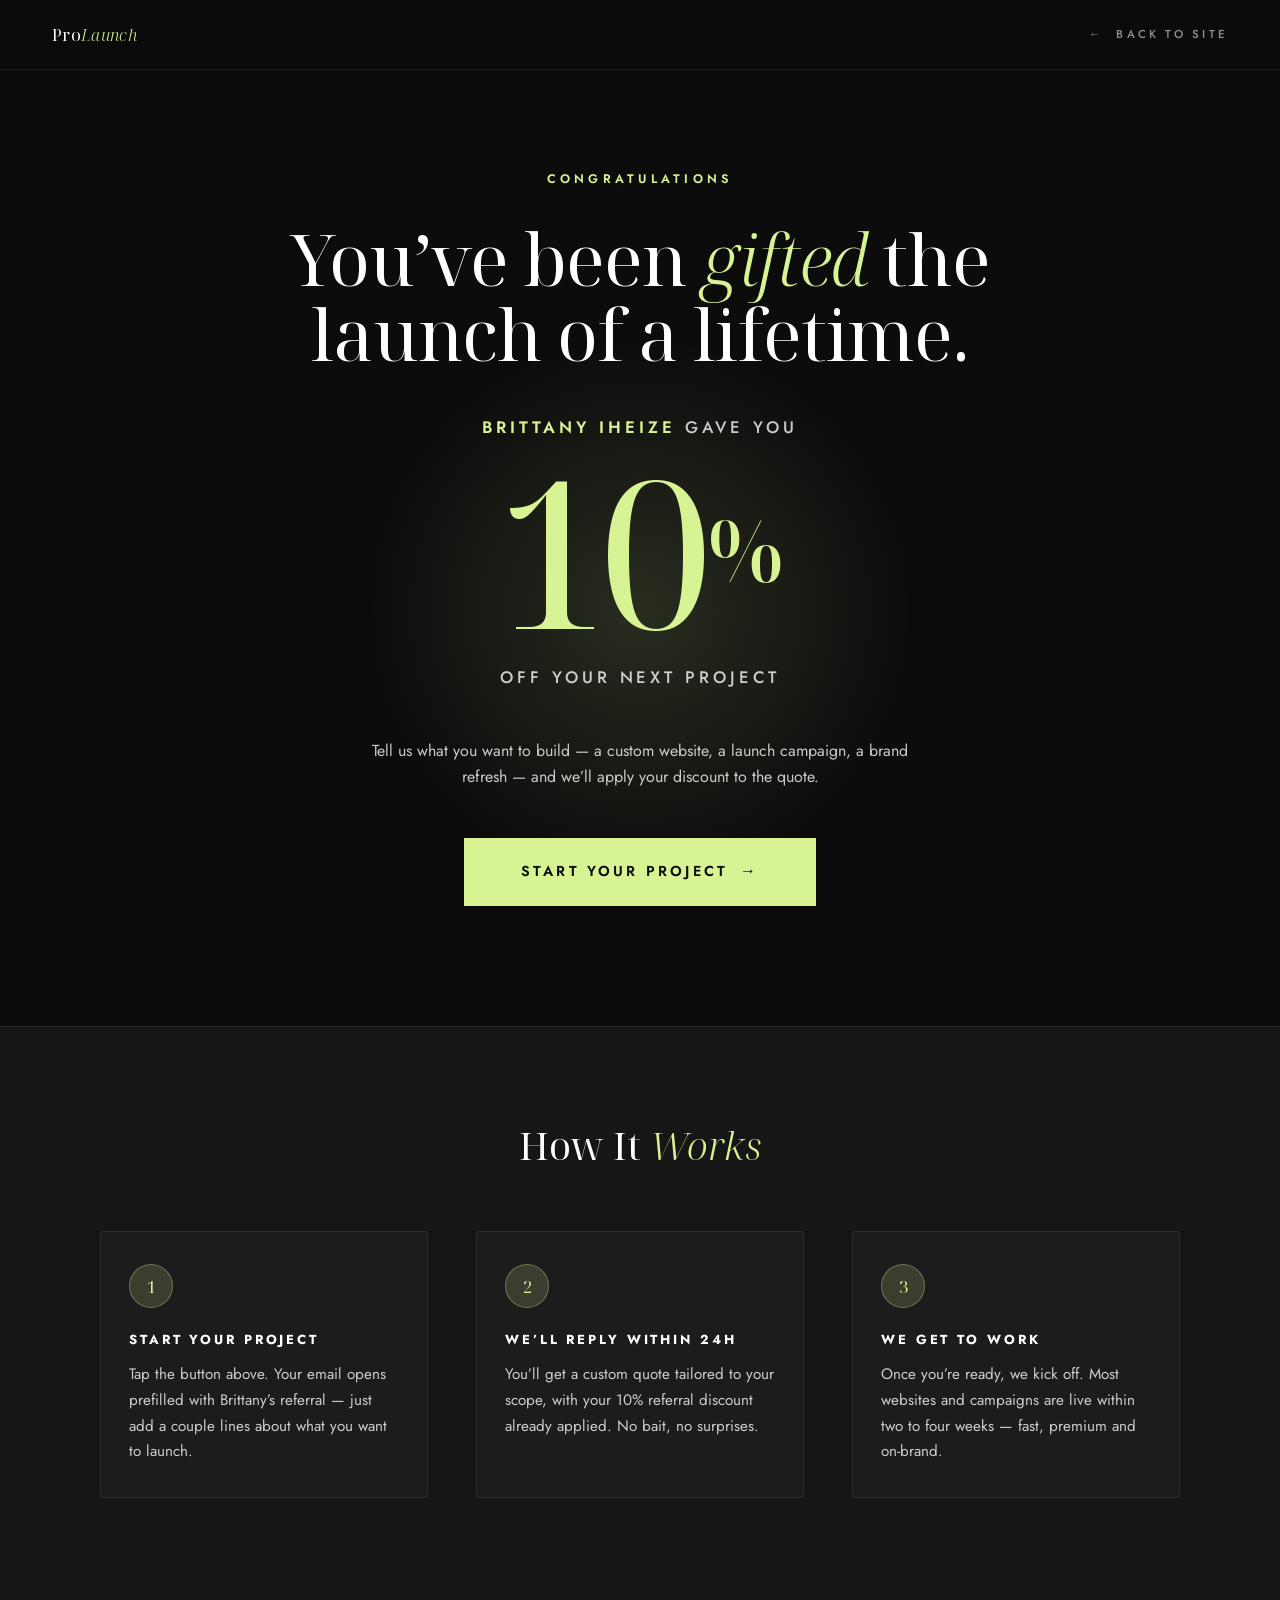
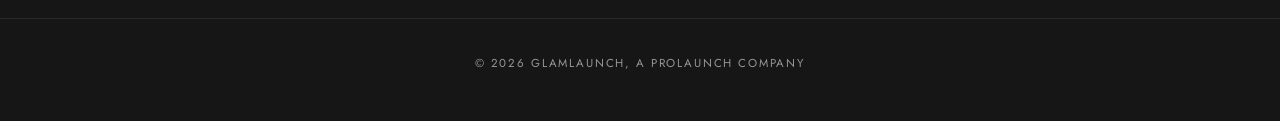
<file: referral.html>
<!DOCTYPE html>
<html lang="en">
<head>
  <meta charset="UTF-8"/>
  <meta name="viewport" content="width=device-width, initial-scale=1.0"/>
  <title>You've Been Gifted | ProLaunch Referral</title>
  <meta name="description" content="Brittany Iheize gifted you 10% off your next ProLaunch project. Tell us what you're building."/>
  <meta name="robots" content="noindex,nofollow"/>
  <link rel="preconnect" href="https://fonts.googleapis.com"/>
  <link rel="preconnect" href="https://fonts.gstatic.com" crossorigin/>
  <link href="https://fonts.googleapis.com/css2?family=Noto+Serif+Display:ital,wdth,wght@0,62.5,300;0,62.5,400;0,62.5,500;1,62.5,300;1,62.5,400&family=Jost:wght@300;400;500;600;700&display=swap" rel="stylesheet"/>
  <link rel="icon" type="image/png" href="images/prolaunch.png"/>
  <style>
    /* =====================================================
       ProLaunch Referral — Brittany Iheize | 10% off
       Dark editorial treatment with the ProLaunch lime accent.
       ===================================================== */

    *, *::before, *::after { box-sizing: border-box; margin: 0; padding: 0; }

    :root {
      --ink:        #0c0c0c;
      --ink-2:      #161616;
      --paper:      #1c1c1c;
      --white:      #ffffff;
      --soft:       rgba(255,255,255,0.78);
      --softer:     rgba(255,255,255,0.55);
      --line:       rgba(255,255,255,0.08);
      --line-2:     rgba(255,255,255,0.14);
      --lime:       #d7f393;
      --lime-dim:   rgba(215,243,147,0.16);
      --lime-deep:  #a8c95a;
    }

    html, body { background: var(--ink); color: var(--white); }
    body {
      font-family: 'Jost', sans-serif;
      -webkit-font-smoothing: antialiased;
      -moz-osx-font-smoothing: grayscale;
      line-height: 1.5;
    }
    img { max-width: 100%; display: block; }
    a { color: inherit; }

    /* === Nav === */
    .ref-nav {
      position: sticky; top: 0; z-index: 50;
      background: rgba(12,12,12,0.85);
      backdrop-filter: blur(14px);
      -webkit-backdrop-filter: blur(14px);
      border-bottom: 1px solid var(--line);
    }
    .ref-nav-inner {
      max-width: 1240px;
      margin: 0 auto;
      padding: 22px 32px;
      display: flex;
      align-items: center;
      justify-content: space-between;
    }
    .ref-nav-brand {
      font-family: 'Noto Serif Display', serif;
      font-size: 1.05rem;
      font-weight: 400;
      letter-spacing: 0.02em;
      text-decoration: none;
      color: var(--white);
    }
    .ref-nav-brand em { font-style: italic; font-weight: 300; color: var(--lime); }
    .ref-nav-back {
      font-family: 'Jost', sans-serif;
      font-size: 0.72rem;
      font-weight: 500;
      letter-spacing: 0.28em;
      text-transform: uppercase;
      color: var(--softer);
      text-decoration: none;
      transition: color 0.2s ease;
    }
    .ref-nav-back:hover { color: var(--white); }

    /* === Hero === */
    .ref-hero {
      min-height: calc(100vh - 70px);
      padding: 96px 32px 120px;
      display: flex;
      align-items: center;
      justify-content: center;
      text-align: center;
      position: relative;
      overflow: hidden;
    }
    .ref-hero::before {
      /* lime halo behind the percent */
      content: '';
      position: absolute;
      width: 780px; height: 780px;
      top: 50%; left: 50%;
      transform: translate(-50%, -42%);
      background: radial-gradient(closest-side, rgba(215,243,147,0.14), transparent 70%);
      pointer-events: none;
    }
    .ref-hero-inner {
      position: relative;
      max-width: 900px;
      margin: 0 auto;
    }
    .ref-eyebrow {
      display: inline-block;
      font-family: 'Jost', sans-serif;
      font-size: 0.78rem;
      font-weight: 600;
      letter-spacing: 0.34em;
      text-transform: uppercase;
      color: var(--lime);
      margin-bottom: 32px;
    }
    .ref-headline {
      font-family: 'Noto Serif Display', serif;
      font-weight: 400;
      font-size: clamp(2.5rem, 5.6vw, 5rem);
      line-height: 1.05;
      letter-spacing: -0.015em;
      color: var(--white);
      margin: 0 0 44px;
    }
    .ref-headline em {
      font-style: italic;
      font-weight: 300;
      color: var(--lime);
    }
    .ref-percent-line {
      font-family: 'Jost', sans-serif;
      font-size: clamp(0.95rem, 1.3vw, 1.1rem);
      font-weight: 500;
      letter-spacing: 0.24em;
      text-transform: uppercase;
      color: var(--soft);
      margin: 0 0 6px;
    }
    .ref-percent-line strong {
      color: var(--lime);
      font-weight: 600;
      letter-spacing: 0.24em;
    }
    .ref-percent {
      display: block;
      font-family: 'Noto Serif Display', serif;
      font-weight: 400;
      font-size: clamp(7rem, 16vw, 14rem);
      line-height: 0.9;
      letter-spacing: -0.05em;
      color: var(--lime);
      margin: 18px 0 22px;
    }
    .ref-percent sup {
      font-size: 0.42em;
      vertical-align: 0.55em;
      font-weight: 400;
      margin-left: 4px;
      letter-spacing: 0;
    }
    .ref-percent-tail {
      font-family: 'Jost', sans-serif;
      font-size: clamp(0.95rem, 1.3vw, 1.1rem);
      font-weight: 500;
      letter-spacing: 0.24em;
      text-transform: uppercase;
      color: var(--soft);
      margin: 0 0 48px;
    }
    .ref-sub {
      font-family: 'Jost', sans-serif;
      font-size: clamp(1rem, 1.25vw, 1.15rem);
      line-height: 1.65;
      color: var(--soft);
      margin: 0 auto 48px;
      max-width: 540px;
    }
    .ref-cta {
      display: inline-flex;
      align-items: center;
      justify-content: center;
      gap: 12px;
      padding: 22px 56px;
      font-family: 'Jost', sans-serif;
      font-size: 0.9rem;
      font-weight: 600;
      letter-spacing: 0.22em;
      text-transform: uppercase;
      color: var(--ink);
      background: var(--lime);
      text-decoration: none;
      border: 1.5px solid var(--lime);
      cursor: pointer;
      transition: background 0.25s ease, border-color 0.25s ease, transform 0.25s ease;
    }
    .ref-cta:hover {
      background: var(--lime-deep);
      border-color: var(--lime-deep);
      transform: translateY(-1px);
    }
    .ref-cta-arrow { font-size: 1.1em; line-height: 1; transform: translateY(-1px); }

    /* === How It Works === */
    .ref-howto {
      background: var(--ink-2);
      border-top: 1px solid var(--line);
      padding: 96px 32px 120px;
    }
    .ref-howto-inner {
      max-width: 1080px;
      margin: 0 auto;
      text-align: center;
    }
    .ref-howto h2 {
      font-family: 'Noto Serif Display', serif;
      font-weight: 400;
      font-size: clamp(1.8rem, 3vw, 2.6rem);
      line-height: 1.15;
      color: var(--white);
      margin: 0 0 64px;
    }
    .ref-howto h2 em { font-style: italic; font-weight: 300; color: var(--lime); }
    .ref-steps {
      display: grid;
      grid-template-columns: repeat(3, 1fr);
      gap: 48px;
      text-align: left;
    }
    .ref-step {
      padding: 32px 28px;
      background: var(--paper);
      border: 1px solid var(--line);
      border-radius: 4px;
    }
    .ref-step .num {
      display: inline-flex;
      align-items: center;
      justify-content: center;
      width: 44px; height: 44px;
      background: var(--lime-dim);
      border: 1px solid rgba(215,243,147,0.32);
      border-radius: 50%;
      font-family: 'Noto Serif Display', serif;
      font-size: 1.05rem;
      font-weight: 400;
      color: var(--lime);
      margin-bottom: 22px;
    }
    .ref-step h3 {
      font-family: 'Jost', sans-serif;
      font-size: 0.82rem;
      font-weight: 700;
      letter-spacing: 0.22em;
      text-transform: uppercase;
      color: var(--white);
      margin: 0 0 12px;
    }
    .ref-step p {
      font-family: 'Jost', sans-serif;
      font-size: 0.95rem;
      line-height: 1.7;
      color: var(--soft);
      margin: 0;
    }

    /* === Footer === */
    .ref-footer {
      padding: 36px 32px 48px;
      text-align: center;
      font-family: 'Jost', sans-serif;
      font-size: 0.72rem;
      letter-spacing: 0.16em;
      text-transform: uppercase;
      color: var(--softer);
      background: var(--ink-2);
      border-top: 1px solid var(--line);
    }

    /* === Mobile === */
    @media (max-width: 720px) {
      .ref-nav-inner { padding: 18px 22px; }
      .ref-hero { padding: 64px 22px 90px; min-height: 86vh; }
      .ref-howto { padding: 72px 22px 88px; }
      .ref-steps { grid-template-columns: 1fr; gap: 24px; }
      .ref-cta { padding: 20px 40px; }
    }
  </style>
</head>
<body>

<header class="ref-nav">
  <div class="ref-nav-inner">
    <a href="index.html" class="ref-nav-brand">Pro<em>Launch</em></a>
    <a href="index.html" class="ref-nav-back">&larr;&nbsp; Back to Site</a>
  </div>
</header>

<!-- Hero — referral offer -->
<section class="ref-hero">
  <div class="ref-hero-inner">
    <span class="ref-eyebrow">Congratulations</span>

    <h1 class="ref-headline">You&rsquo;ve been <em>gifted</em> the launch of a&nbsp;lifetime.</h1>

    <p class="ref-percent-line"><strong>Brittany Iheize</strong> gave you</p>
    <span class="ref-percent">10<sup>%</sup></span>
    <p class="ref-percent-tail">off your next project</p>

    <p class="ref-sub">Tell us what you want to build &mdash; a custom website, a launch campaign, a brand refresh &mdash; and we&rsquo;ll apply your discount to the quote.</p>

    <a href="mailto:prolaunchmedia@gmail.com?subject=Referral%20from%20Brittany%20Iheize%20%7C%2010%25%20Off%20Quote%20Request&body=Hi%20ProLaunch%2C%0A%0AI%20was%20referred%20by%20Brittany%20Iheize%20and%20gifted%2010%25%20off%2C%20I%27d%20like%20to%20start%20a%20project.%0A%0AA%20bit%20about%20my%20business%3A%0A%0AWhat%20I%27m%20looking%20to%20launch%3A%0A%0AThanks!" class="ref-cta">
      Start Your Project
      <span class="ref-cta-arrow" aria-hidden="true">&rarr;</span>
    </a>
  </div>
</section>

<!-- How It Works -->
<section class="ref-howto">
  <div class="ref-howto-inner">
    <h2>How It <em>Works</em></h2>
    <div class="ref-steps">
      <div class="ref-step">
        <div class="num">1</div>
        <h3>Start Your Project</h3>
        <p>Tap the button above. Your email opens prefilled with Brittany&rsquo;s referral &mdash; just add a couple lines about what you want to launch.</p>
      </div>
      <div class="ref-step">
        <div class="num">2</div>
        <h3>We&rsquo;ll Reply Within 24h</h3>
        <p>You&rsquo;ll get a custom quote tailored to your scope, with your 10% referral discount already applied. No bait, no surprises.</p>
      </div>
      <div class="ref-step">
        <div class="num">3</div>
        <h3>We Get to Work</h3>
        <p>Once you&rsquo;re ready, we kick off. Most websites and campaigns are live within two to four weeks &mdash; fast, premium and on-brand.</p>
      </div>
    </div>
  </div>
</section>

<footer class="ref-footer">
  &copy; 2026 GlamLaunch, a ProLaunch company
</footer>

</body>
</html>
</file>
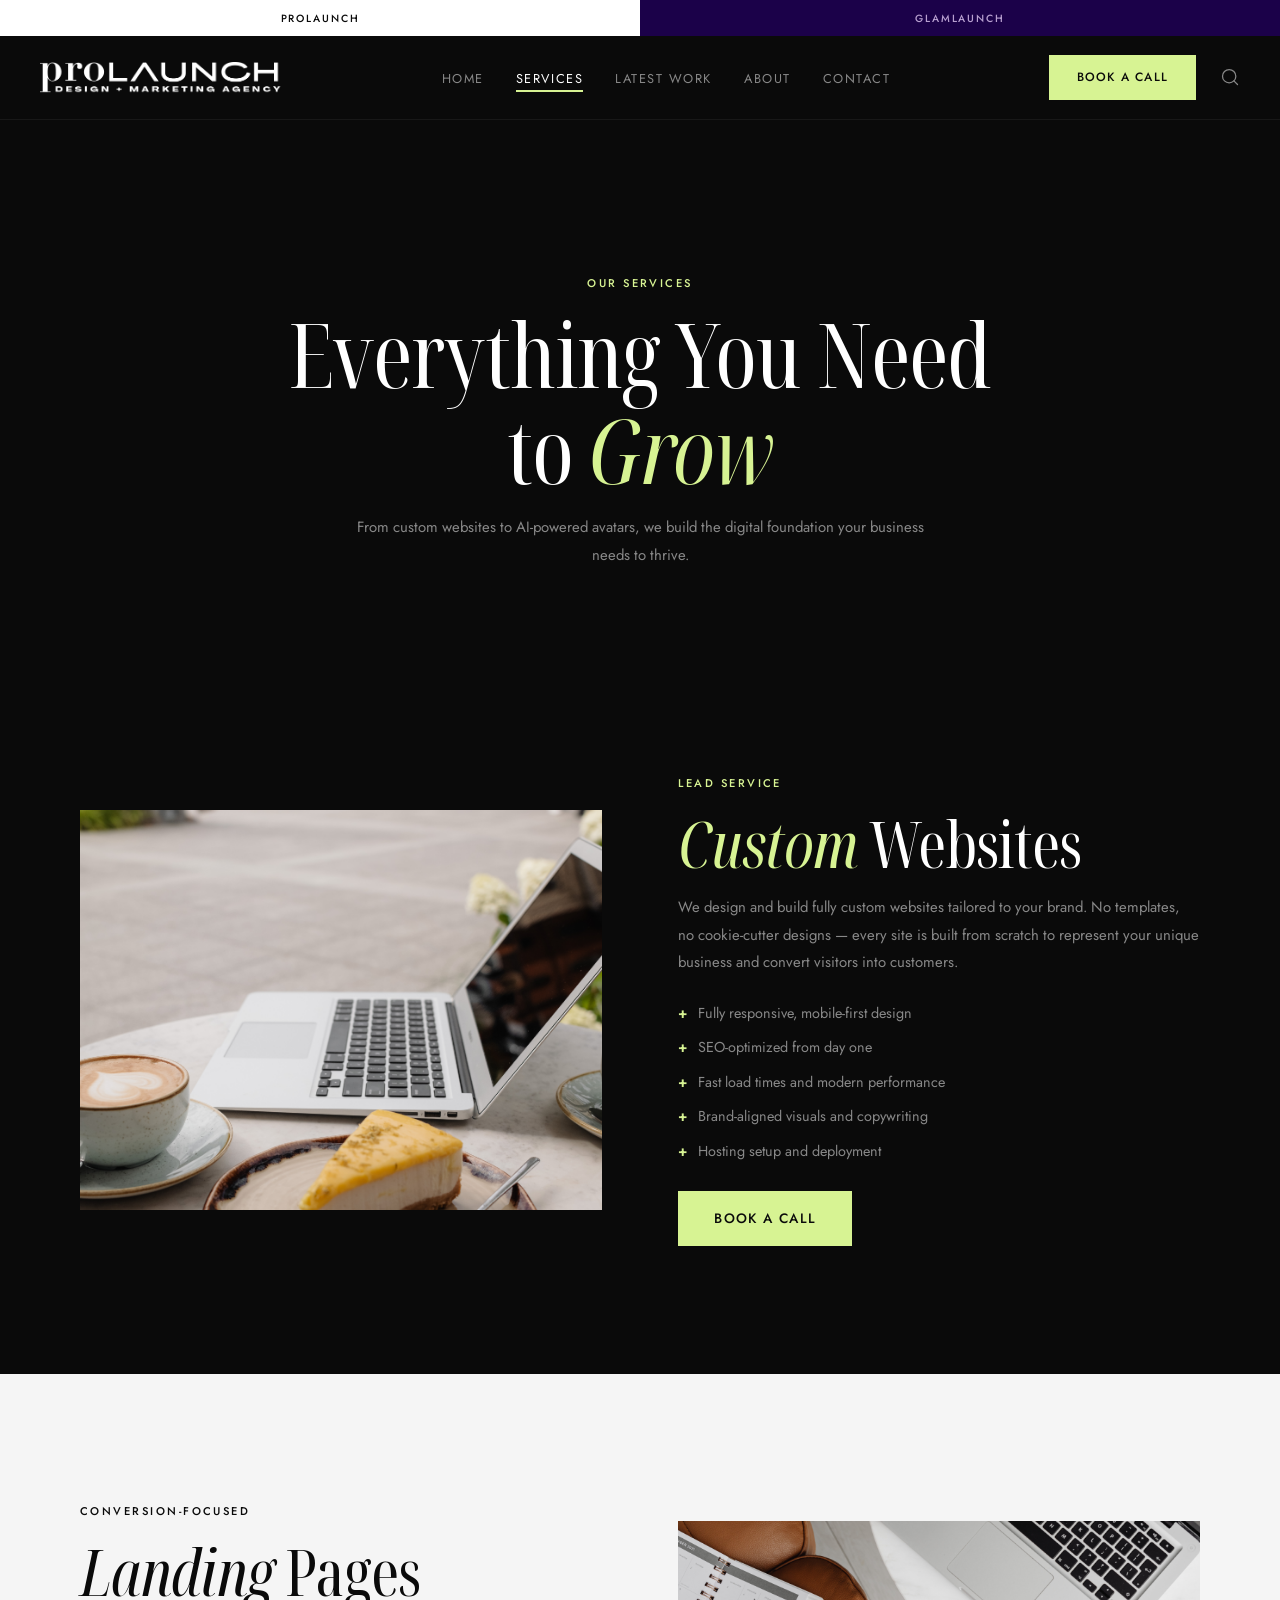
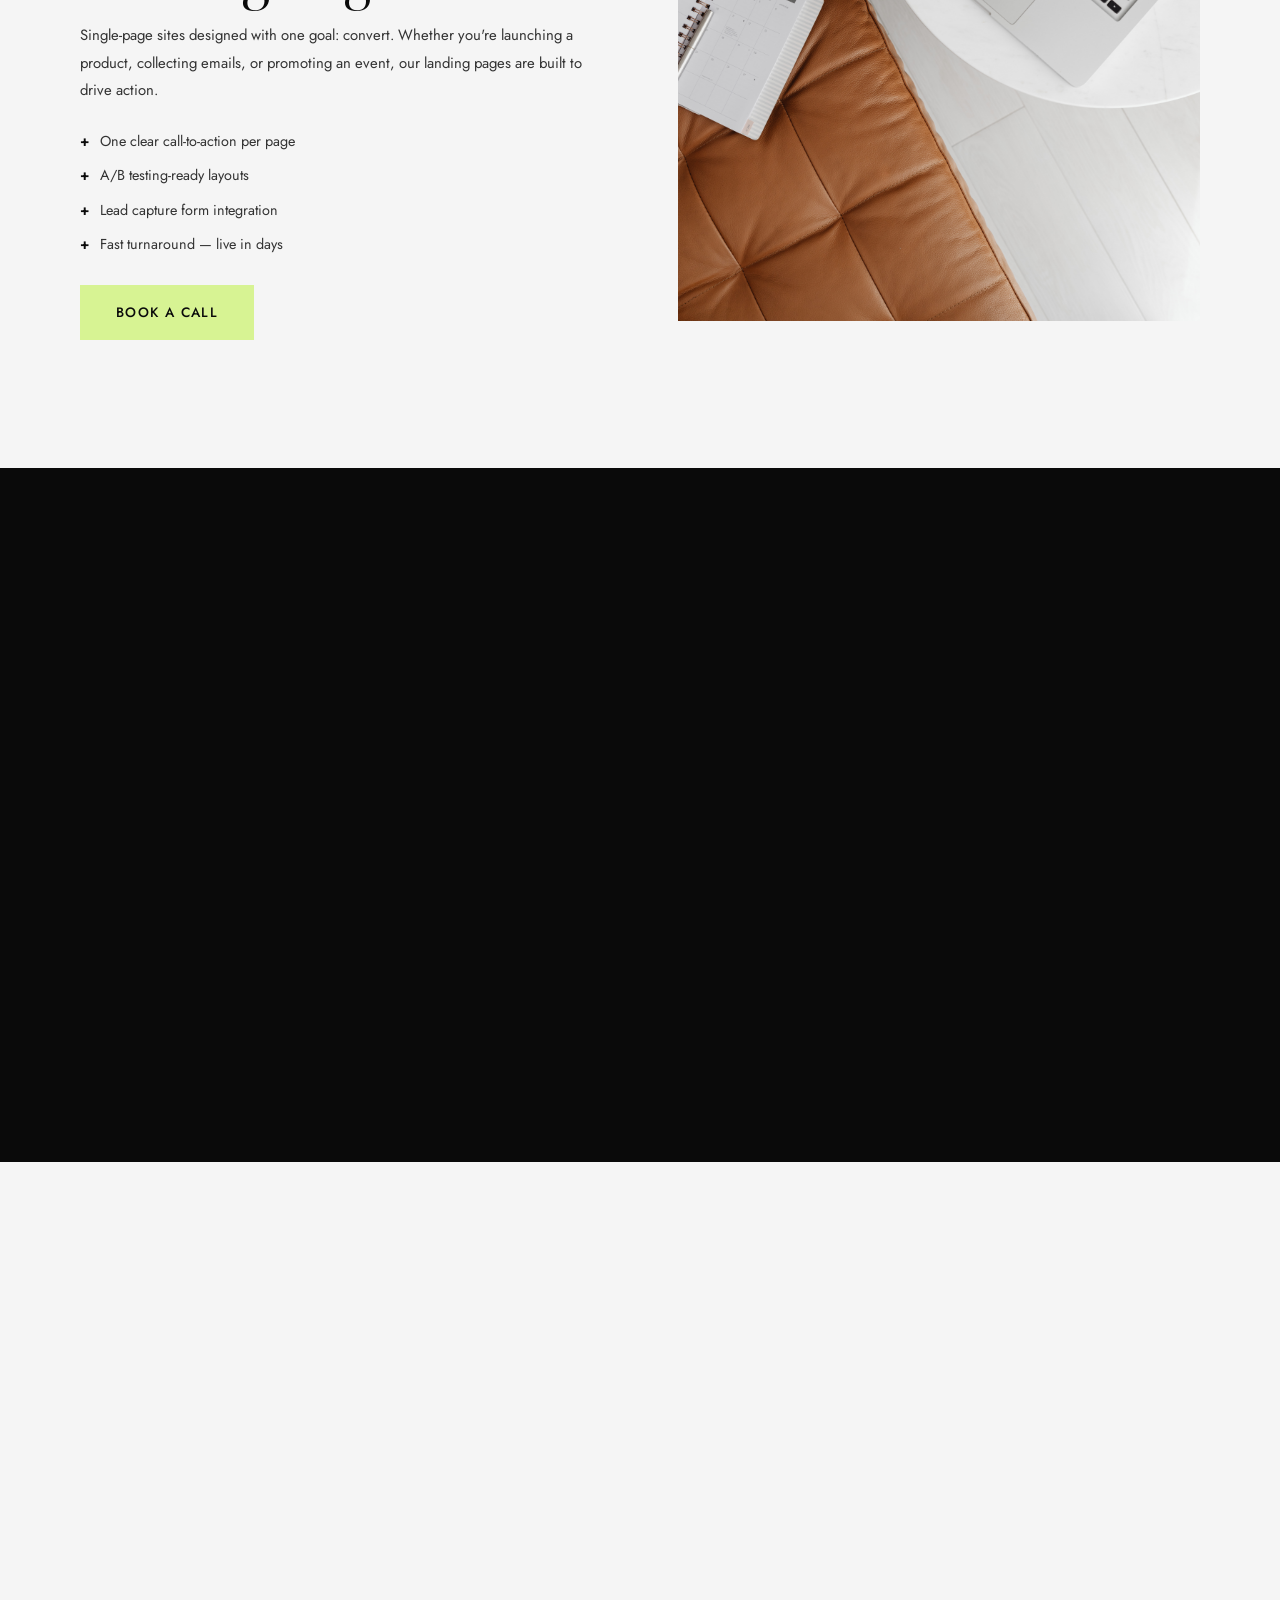
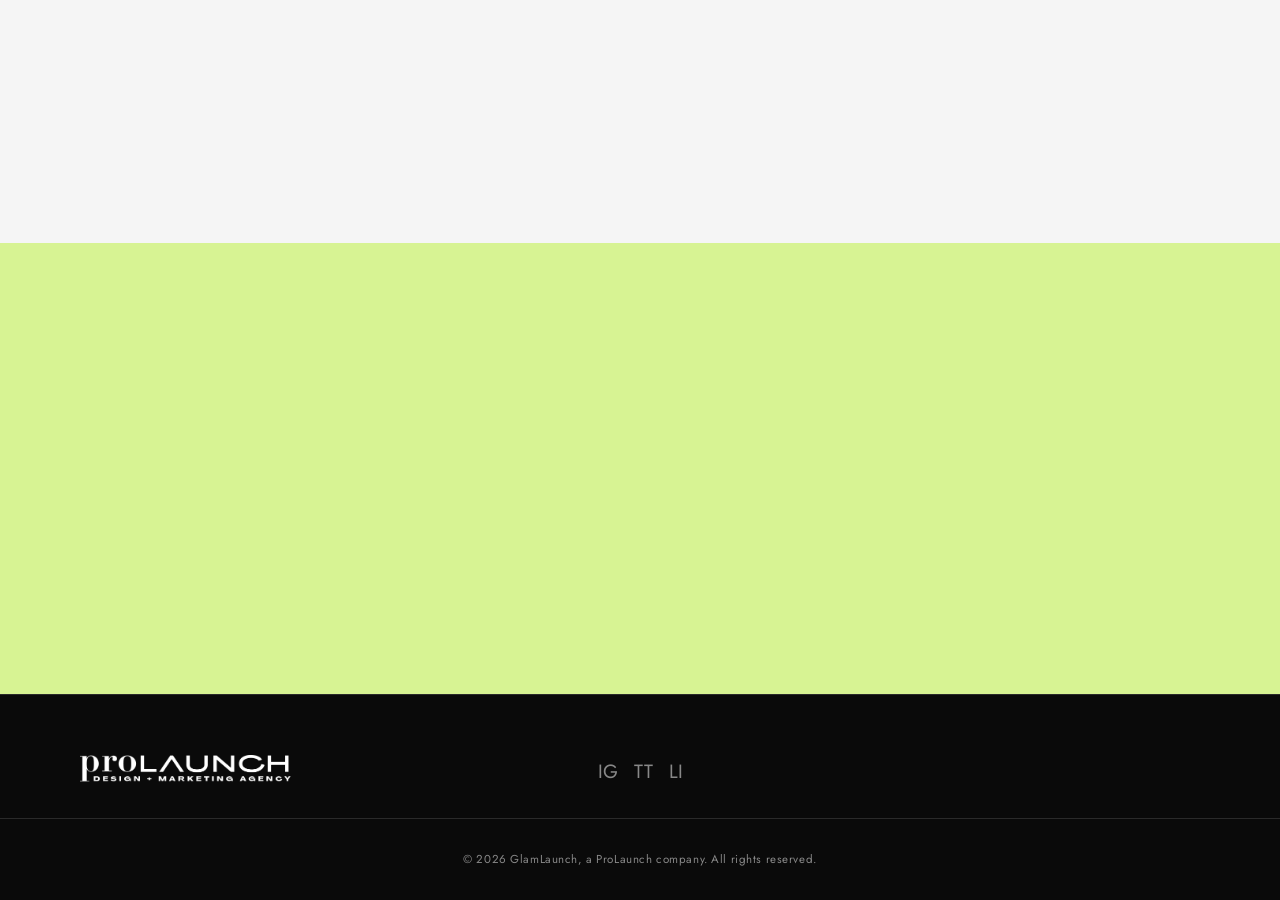
<file: services.html>
<!DOCTYPE html>
<html lang="en">
<head>
  <meta charset="UTF-8"/>
  <meta name="viewport" content="width=device-width, initial-scale=1.0"/>
  <title>Services | ProLaunch Creative Agency</title>
  <meta name="description" content="Custom websites, landing pages, social media content and management, marketing campaigns — ProLaunch offers everything you need to launch and grow your business online."/>
  <link rel="preconnect" href="https://fonts.googleapis.com"/>
  <link rel="preconnect" href="https://fonts.gstatic.com" crossorigin/>
  <link href="https://fonts.googleapis.com/css2?family=Noto+Serif+Display:ital,wdth,wght@0,62.5,300;0,62.5,400;0,62.5,500;1,62.5,300;1,62.5,400&family=Jost:wght@300;400;500;600&display=swap" rel="stylesheet"/>
  <link rel="stylesheet" href="css/main.css"/>
  <link rel="stylesheet" href="css/services.css"/>
  <link rel="icon" type="image/png" href="images/prolaunch.png"/>
  <script>(function(){var b=localStorage.getItem('prolaunch-brand');if(!b){var h=(location.hostname||'').toLowerCase();b=h.indexOf('glamlaunch.co')!==-1?'glamlaunch':'prolaunch';}if(b==='glamlaunch')document.documentElement.dataset.brand=b;})();</script>
</head>
<body>

<!-- Brand Tabs -->
<div class="brand-tabs">
  <button class="brand-tab brand-tab--pro" onclick="if(typeof toggleBrand==='function'&&getCurrentBrand()!=='prolaunch')toggleBrand()">PROLAUNCH</button>
  <button class="brand-tab brand-tab--glam" onclick="if(typeof toggleBrand==='function'&&getCurrentBrand()!=='glamlaunch')toggleBrand()">GLAMLAUNCH</button>
</div>

<div id="page-loader" role="status" aria-label="Loading"><img src="prolaunch.png" alt="" class="loader-logo pro-logo" aria-hidden="true"/>
  <img src="GlamLaunch-Logo-white.png" alt="" class="loader-logo glam-logo" aria-hidden="true"/><div class="loader-bar"></div></div>
<a href="contact.html" class="float-book" aria-label="Book a call">Book a Call</a>

<nav class="nav" id="nav" role="navigation" aria-label="Main navigation">
  <a href="index.html" class="nav-logo" aria-label="Home">
    <img src="prolaunch.png" alt="ProLaunch" class="nav-logo-img pro-logo"/>
    <img src="GlamLaunch-Logo-white.png" alt="GlamLaunch" class="nav-logo-img glam-logo"/>
  </a>
  <div class="brand-toggle">
    <span class="brand-toggle-dot">&middot;</span>
    <button class="brand-toggle-btn" aria-label="Switch brand">GlamLaunch</button>
  </div>
  <ul class="nav-links" role="list">
    <li><a href="index.html" class="nav-link">Home</a></li>
    <li><a href="services.html" class="nav-link active">Services</a></li>
    <li class="nav-item has-mega">
      <a href="portfolio.html" class="nav-link">Latest Work</a>
      <div class="mega-menu">
        <div class="mega-menu-inner">
          <div class="mega-menu-links">
            <a href="portfolio.html">All Projects</a>
            <a href="portfolio.html#websites">Websites</a>
            <a href="portfolio.html#landing-pages">Landing Pages</a>
            <a href="portfolio.html#social">Social Media</a>
            <a href="portfolio.html#avatars">Marketing Campaigns</a>
          </div>
          <div class="mega-menu-projects">
            <a href="melanu.html" class="mega-project">
              <img src="images/melanu/hero.png" alt="Melanu Skin Care"/>
              <span class="mega-project-label">Melanu Skin Care</span>
            </a>
            <a href="loud-women-lead.html" class="mega-project">
              <img src="images/lwl/hero.png" alt="Loud Women Lead"/>
              <span class="mega-project-label">Loud Women Lead</span>
            </a>
            <a href="anchors-of-healing.html" class="mega-project">
              <img src="images/aoh/hero.png" alt="Anchors of Healing"/>
              <span class="mega-project-label">Anchors of Healing</span>
            </a>
          </div>
        </div>
      </div>
    </li>
    <li><a href="about.html" class="nav-link">About</a></li>
    <li><a href="contact.html" class="nav-link">Contact</a></li>
  </ul>
  <div class="nav-right">
  <a href="contact.html" class="nav-cta-btn">Book a Call</a>
  <div class="nav-icons">
    <button class="nav-icon" aria-label="Search"><svg width="20" height="20" viewBox="0 0 24 24" fill="none" stroke="currentColor" stroke-width="1.5" stroke-linecap="round" stroke-linejoin="round"><circle cx="11" cy="11" r="8"/><line x1="21" y1="21" x2="16.65" y2="16.65"/></svg></button>
  </div>
  </div>
  <button class="hamburger" aria-label="Open menu" aria-expanded="false" id="hamburger"><span></span><span></span><span></span></button>
</nav>

<!-- Search Overlay -->
<div class="search-overlay" id="searchOverlay">
  <div class="search-overlay-bg" id="searchOverlayBg"></div>
  <div class="search-modal">
    <button class="search-close" id="searchClose" aria-label="Close search">&times;</button>
    <div class="search-inner">
      <input type="text" class="search-input" id="searchInput" placeholder="Search ProLaunch..." autocomplete="off"/>
      <div class="search-suggestions" id="searchSuggestions">
        <span class="search-suggestion-label">Quick Links</span>
        <a href="services.html" class="search-suggestion">Services</a>
        <a href="services.html#websites" class="search-suggestion">Custom Websites</a>
        <a href="services.html#ai-avatars" class="search-suggestion">Marketing Campaigns</a>
        <a href="services.html#app-dev" class="search-suggestion">App Development</a>
        <a href="portfolio.html" class="search-suggestion">Latest Work</a>
        <a href="contact.html" class="search-suggestion">Contact Us</a>
        <a href="about.html" class="search-suggestion">About ProLaunch</a>
      </div>
    </div>
  </div>
</div>

<div class="mobile-menu" id="mobileMenu" role="dialog" aria-modal="true" aria-label="Navigation menu">
  <button class="mobile-close" id="mobileClose" aria-label="Close menu">&times;</button>
  <button class="mobile-brand-toggle">Switch to GlamLaunch</button>
  <a href="index.html">Home</a><a href="services.html">Services</a><a href="portfolio.html">Latest Work</a><a href="about.html">About</a><a href="contact.html">Contact</a>
  <a href="contact.html" class="mobile-book-link">Book a Call &rarr;</a>
</div>

<section class="page-hero">
  <div class="container">
    <span class="eyebrow reveal">Our Services</span>
    <h1 class="reveal delay-1">Everything You Need<br/>to <em data-brand-key="services-hero-heading-em">Grow</em></h1>
    <p class="reveal delay-2" data-brand-key="services-hero-sub">From custom websites to AI-powered avatars, we build the digital foundation your business needs to thrive.</p>
  </div>
</section>

<section class="section section--dark service-block" id="websites" aria-labelledby="svc-websites">
  <div class="container">
    <div class="service-row">
      <div class="service-img reveal">
        <img src="images/workspace-1.jpg" alt="Custom website design" loading="lazy" data-brand-img="svc-websites-img"/>
      </div>
      <div class="service-content reveal delay-1">
        <span class="eyebrow">Lead Service</span>
        <h2 id="svc-websites"><em data-brand-key="svc-websites-h2-em">Custom</em> <span data-brand-key="svc-websites-h2-rest">Websites</span></h2>
        <p data-brand-key="svc-websites-p">We design and build fully custom websites tailored to your brand. No templates, no cookie-cutter designs — every site is built from scratch to represent your unique business and convert visitors into customers.</p>
        <ul class="service-features">
          <li>Fully responsive, mobile-first design</li>
          <li>SEO-optimized from day one</li>
          <li>Fast load times and modern performance</li>
          <li>Brand-aligned visuals and copywriting</li>
          <li>Hosting setup and deployment</li>
        </ul>
        <a href="contact.html" class="btn-primary">Book a Call</a>
      </div>
    </div>
  </div>
</section>

<section class="section section--light service-block" id="landing-pages" aria-labelledby="svc-landing">
  <div class="container">
    <div class="service-row reverse">
      <div class="service-img reveal">
        <img src="images/landing-pages.jpg" alt="Landing page design" loading="lazy" data-brand-img="svc-landing-img"/>
      </div>
      <div class="service-content reveal delay-1">
        <span class="eyebrow" style="color:var(--black);">Conversion-Focused</span>
        <h2 id="svc-landing"><em style="color:var(--black);" data-brand-key="svc-landing-h2-em">Landing</em> <span data-brand-key="svc-landing-h2-rest">Pages</span></h2>
        <p data-brand-key="svc-landing-p">Single-page sites designed with one goal: convert. Whether you're launching a product, collecting emails, or promoting an event, our landing pages are built to drive action.</p>
        <ul class="service-features">
          <li>One clear call-to-action per page</li>
          <li>A/B testing-ready layouts</li>
          <li>Lead capture form integration</li>
          <li>Fast turnaround — live in days</li>
        </ul>
        <a href="contact.html" class="btn-primary">Book a Call</a>
      </div>
    </div>
  </div>
</section>

<section class="section section--dark service-block" id="social-content" aria-labelledby="svc-social-content">
  <div class="container">
    <div class="service-row">
      <div class="service-img reveal">
        <img src="images/entrepreneur-dark.jpg" alt="Social media content creation" loading="lazy" data-brand-img="svc-social-content-img"/>
      </div>
      <div class="service-content reveal delay-1">
        <span class="eyebrow">Content Creation</span>
        <h2 id="svc-social-content"><span data-brand-key="svc-social-content-h2-pre">Social Media</span> <em data-brand-key="svc-social-content-h2-em">Content</em></h2>
        <p data-brand-key="svc-social-content-p">We create scroll-stopping content that builds your brand and grows your audience. From graphics to reels to captions — everything your feed needs to look professional and stay consistent.</p>
        <ul class="service-features">
          <li>Custom graphics and branded templates</li>
          <li>Short-form video / Reels / TikToks</li>
          <li>Engaging captions and hashtag strategy</li>
          <li>Content calendars and batch creation</li>
        </ul>
        <a href="contact.html" class="btn-primary">Book a Call</a>
      </div>
    </div>
  </div>
</section>

<section class="section section--light service-block" id="social-management" aria-labelledby="svc-social-mgmt">
  <div class="container">
    <div class="service-row reverse">
      <div class="service-img reveal">
        <img src="images/about-entrepreneur.jpg" alt="Social media management" loading="lazy" data-brand-img="svc-social-mgmt-img"/>
      </div>
      <div class="service-content reveal delay-1">
        <span class="eyebrow" style="color:var(--black);">Hands-Free Growth</span>
        <h2 id="svc-social-mgmt"><span data-brand-key="svc-social-mgmt-h2-pre">Social Media</span> <em style="color:var(--black);" data-brand-key="svc-social-mgmt-h2-em">Management</em></h2>
        <p data-brand-key="svc-social-mgmt-p">Hand us the keys to your socials. We handle posting, scheduling, engagement, and analytics so you can focus on running your business while your online presence grows.</p>
        <ul class="service-features">
          <li>Daily posting and scheduling</li>
          <li>Community engagement and DM management</li>
          <li>Monthly analytics and performance reports</li>
          <li>Platform strategy (Instagram, TikTok, LinkedIn, Facebook)</li>
        </ul>
        <a href="contact.html" class="btn-primary">Book a Call</a>
      </div>
    </div>
  </div>
</section>

<section class="section section--dark service-block" id="ai-avatars" aria-labelledby="svc-avatars">
  <div class="container">
    <div class="service-row">
      <div class="service-img reveal">
        <img src="images/marketing-campaigns.jpg" alt="Marketing campaigns" loading="lazy" data-brand-img="svc-avatars-img"/>
      </div>
      <div class="service-content reveal delay-1">
        <span class="eyebrow">Strategy &amp; Funnels</span>
        <h2 id="svc-avatars"><span data-brand-key="svc-avatars-h2-pre">Marketing</span> <em data-brand-key="svc-avatars-h2-em">Campaigns</em></h2>
        <p data-brand-key="svc-avatars-p">From launch campaigns to nurture sequences, we plan, build and run marketing programs that turn one-time visitors into long-term customers. Funnels, email flows, paid social, and follow-up automation — every touchpoint planned, branded and built to convert.</p>
        <ul class="service-features">
          <li>Multi-channel launch &amp; promo campaigns</li>
          <li>Email funnels &amp; nurture sequences</li>
          <li>Paid social &amp; retargeting strategy</li>
          <li>Conversion tracking, analytics &amp; reporting</li>
        </ul>
        <a href="contact.html" class="btn-primary">Book a Call</a>
      </div>
    </div>
  </div>
</section>

<!-- Service: App Development -->
<section class="section section--light service-block" id="app-dev" aria-labelledby="svc-app-dev">
  <div class="container">
    <div class="service-row reverse">
      <div class="service-img reveal">
        <img src="images/app-development.jpg" alt="App development" loading="lazy" data-brand-img="svc-app-dev-img"/>
      </div>
      <div class="service-content reveal delay-1">
        <span class="eyebrow" style="color:var(--black);">Build &amp; Scale</span>
        <h2 id="svc-app-dev"><em style="color:var(--black);" data-brand-key="svc-app-dev-h2-em">App</em> <span data-brand-key="svc-app-dev-h2-rest">Development</span></h2>
        <p data-brand-key="svc-app-dev-p">From concept to launch, we build custom mobile and web applications that solve real problems for your business. Whether it's a customer-facing app, an internal tool, or a full SaaS product — we bring your idea to life.</p>
        <ul class="service-features">
          <li>iOS and Android mobile apps</li>
          <li>Web applications and dashboards</li>
          <li>UI/UX design and prototyping</li>
          <li>API integrations and backend development</li>
          <li>Ongoing support and maintenance</li>
        </ul>
        <a href="contact.html" class="btn-primary">Book a Call</a>
      </div>
    </div>
  </div>
</section>

<section class="cta-banner" aria-label="Call to action">
  <div class="container">
    <div class="cta-inner reveal">
      <h2 data-brand-key="svc-cta-heading">Not Sure What You Need?</h2>
      <p data-brand-key="svc-cta-sub">Book a free consultation. We'll figure out the best package for your business together.</p>
      <a href="contact.html" class="btn-primary">Book a Call</a>
    </div>
  </div>
</section>

<footer class="footer" role="contentinfo">
  <div class="footer-inner">
    <a href="index.html" class="footer-logo">
      <img src="prolaunch.png" alt="ProLaunch" class="footer-logo-img pro-logo"/>
      <img src="GlamLaunch-Logo-white.png" alt="GlamLaunch" class="footer-logo-img glam-logo"/>
    </a>
    <div class="footer-social"><a href="#" aria-label="Instagram">IG</a><a href="#" aria-label="TikTok">TT</a><a href="#" aria-label="LinkedIn">LI</a></div>
  </div>
  <div class="footer-bottom"><p>&copy; 2026 GlamLaunch, a ProLaunch company. All rights reserved.</p></div>
</footer>
<script src="js/brand-content.js"></script>
<script src="js/main.js"></script>
</body>
</html>
</file>
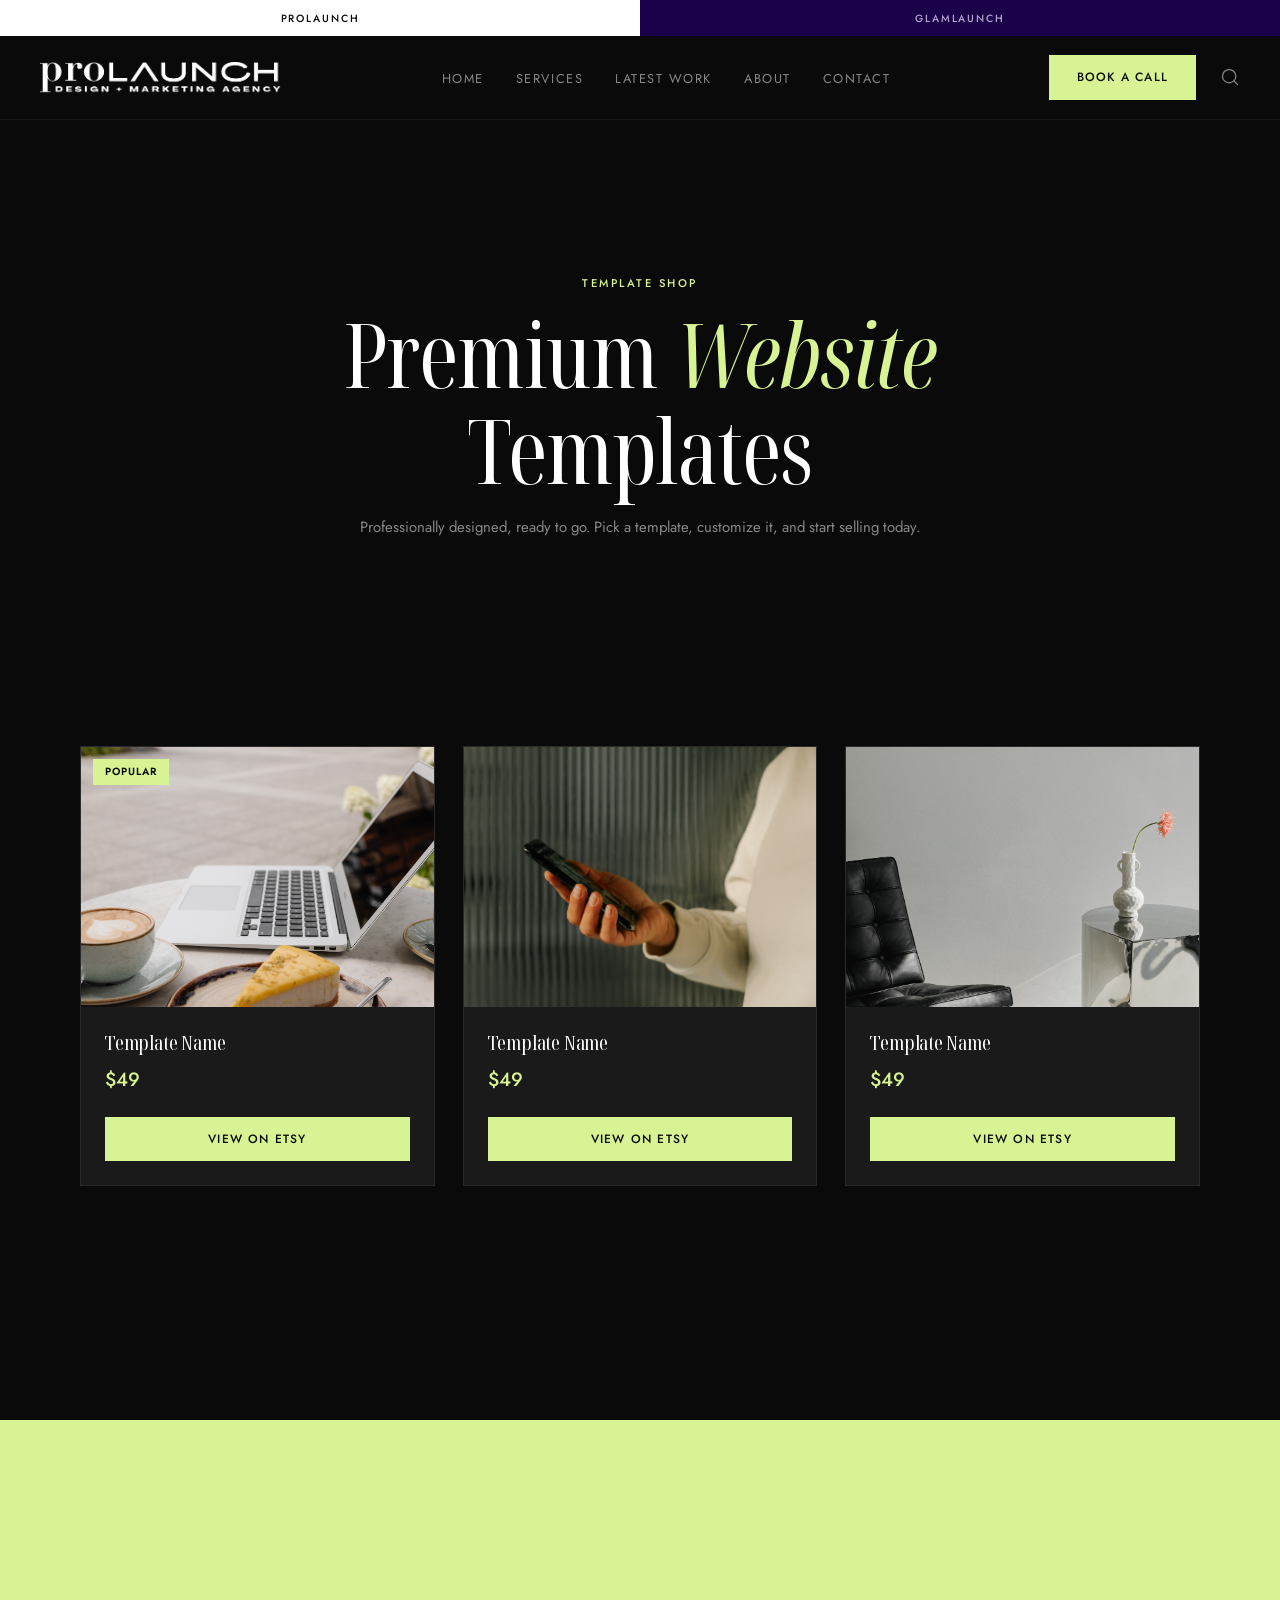
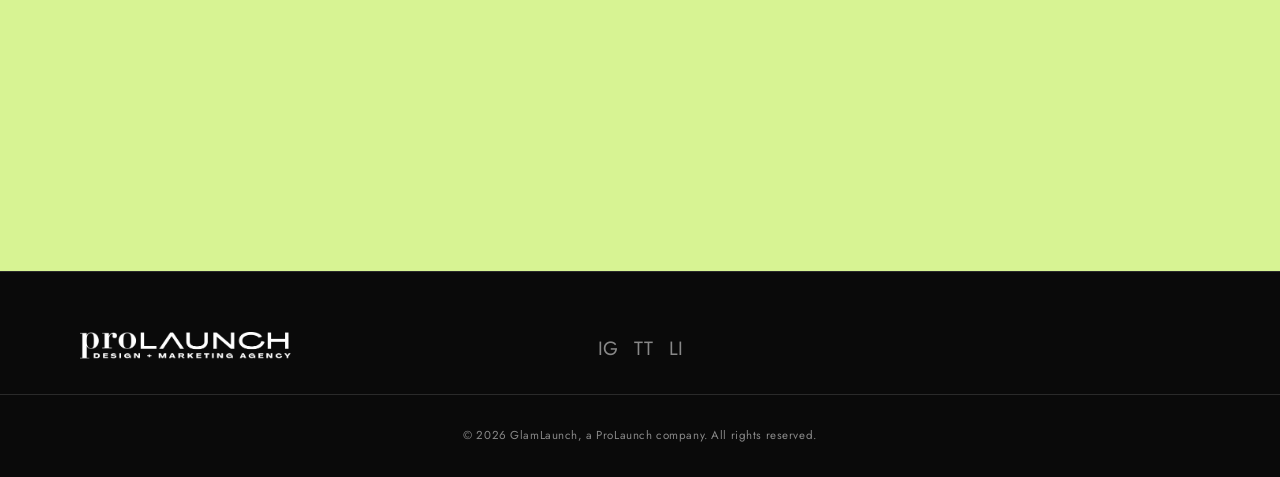
<file: shop.html>
<!DOCTYPE html>
<html lang="en">
<head>
  <meta charset="UTF-8"/>
  <meta name="viewport" content="width=device-width, initial-scale=1.0"/>
  <meta name="robots" content="noindex,nofollow"/>
  <title>Shop Templates | ProLaunch Creative Agency</title>
  <meta name="description" content="Premium website templates for entrepreneurs and small businesses. Launch your website today with a professionally designed template from ProLaunch."/>
  <link rel="preconnect" href="https://fonts.googleapis.com"/>
  <link rel="preconnect" href="https://fonts.gstatic.com" crossorigin/>
  <link href="https://fonts.googleapis.com/css2?family=Noto+Serif+Display:ital,wdth,wght@0,62.5,300;0,62.5,400;0,62.5,500;1,62.5,300;1,62.5,400&family=Jost:wght@300;400;500;600&display=swap" rel="stylesheet"/>
  <link rel="stylesheet" href="css/main.css"/>
  <link rel="stylesheet" href="css/shop.css"/>
  <link rel="icon" type="image/png" href="images/prolaunch.png"/>
  <script>(function(){var b=localStorage.getItem('prolaunch-brand');if(!b){var h=(location.hostname||'').toLowerCase();b=h.indexOf('glamlaunch.co')!==-1?'glamlaunch':'prolaunch';}if(b==='glamlaunch')document.documentElement.dataset.brand=b;})();</script>
</head>
<body>

<!-- Brand Tabs -->
<div class="brand-tabs">
  <button class="brand-tab brand-tab--pro" onclick="if(typeof toggleBrand==='function'&&getCurrentBrand()!=='prolaunch')toggleBrand()">PROLAUNCH</button>
  <button class="brand-tab brand-tab--glam" onclick="if(typeof toggleBrand==='function'&&getCurrentBrand()!=='glamlaunch')toggleBrand()">GLAMLAUNCH</button>
</div>

<div id="page-loader" role="status" aria-label="Loading"><img src="prolaunch.png" alt="" class="loader-logo pro-logo" aria-hidden="true"/>
  <img src="GlamLaunch-Logo-white.png" alt="" class="loader-logo glam-logo" aria-hidden="true"/><div class="loader-bar"></div></div>
<a href="contact.html" class="float-book" aria-label="Book a call">Book a Call</a>

<nav class="nav" id="nav" role="navigation" aria-label="Main navigation">
  <a href="index.html" class="nav-logo" aria-label="Home">
    <img src="prolaunch.png" alt="ProLaunch" class="nav-logo-img pro-logo"/>
    <img src="GlamLaunch-Logo-white.png" alt="GlamLaunch" class="nav-logo-img glam-logo"/>
  </a>
  <div class="brand-toggle">
    <span class="brand-toggle-dot">&middot;</span>
    <button class="brand-toggle-btn" aria-label="Switch brand">GlamLaunch</button>
  </div>
  <ul class="nav-links" role="list">
    <li><a href="index.html" class="nav-link">Home</a></li>
    <li><a href="services.html" class="nav-link">Services</a></li>
    <li class="nav-item has-mega">
      <a href="portfolio.html" class="nav-link">Latest Work</a>
      <div class="mega-menu">
        <div class="mega-menu-inner">
          <div class="mega-menu-links">
            <a href="portfolio.html">All Projects</a>
            <a href="portfolio.html#websites">Websites</a>
            <a href="portfolio.html#landing-pages">Landing Pages</a>
            <a href="portfolio.html#social">Social Media</a>
            <a href="portfolio.html#avatars">Marketing Campaigns</a>
          </div>
          <div class="mega-menu-projects">
            <a href="melanu.html" class="mega-project">
              <img src="images/melanu/hero.png" alt="Melanu Skin Care"/>
              <span class="mega-project-label">Melanu Skin Care</span>
            </a>
            <a href="loud-women-lead.html" class="mega-project">
              <img src="images/lwl/hero.png" alt="Loud Women Lead"/>
              <span class="mega-project-label">Loud Women Lead</span>
            </a>
            <a href="anchors-of-healing.html" class="mega-project">
              <img src="images/aoh/hero.png" alt="Anchors of Healing"/>
              <span class="mega-project-label">Anchors of Healing</span>
            </a>
          </div>
        </div>
      </div>
    </li>
    <li><a href="about.html" class="nav-link">About</a></li>
    <li><a href="contact.html" class="nav-link">Contact</a></li>
  </ul>
  <div class="nav-right">
  <a href="contact.html" class="nav-cta-btn">Book a Call</a>
  <div class="nav-icons">
    <button class="nav-icon" aria-label="Search"><svg width="20" height="20" viewBox="0 0 24 24" fill="none" stroke="currentColor" stroke-width="1.5" stroke-linecap="round" stroke-linejoin="round"><circle cx="11" cy="11" r="8"/><line x1="21" y1="21" x2="16.65" y2="16.65"/></svg></button>
  </div>
  </div>
  <button class="hamburger" aria-label="Open menu" aria-expanded="false" id="hamburger"><span></span><span></span><span></span></button>
</nav>

<!-- Search Overlay -->
<div class="search-overlay" id="searchOverlay">
  <div class="search-overlay-bg" id="searchOverlayBg"></div>
  <div class="search-modal">
    <button class="search-close" id="searchClose" aria-label="Close search">&times;</button>
    <div class="search-inner">
      <input type="text" class="search-input" id="searchInput" placeholder="Search ProLaunch..." autocomplete="off"/>
      <div class="search-suggestions" id="searchSuggestions">
        <span class="search-suggestion-label">Quick Links</span>
        <a href="services.html" class="search-suggestion">Services</a>
        <a href="services.html#websites" class="search-suggestion">Custom Websites</a>
        <a href="services.html#ai-avatars" class="search-suggestion">Marketing Campaigns</a>
        <a href="services.html#app-dev" class="search-suggestion">App Development</a>
        <a href="portfolio.html" class="search-suggestion">Latest Work</a>
        <a href="contact.html" class="search-suggestion">Contact Us</a>
        <a href="about.html" class="search-suggestion">About ProLaunch</a>
      </div>
    </div>
  </div>
</div>

<div class="mobile-menu" id="mobileMenu" role="dialog" aria-modal="true" aria-label="Navigation menu">
  <button class="mobile-close" id="mobileClose" aria-label="Close menu">&times;</button>
  <button class="mobile-brand-toggle">Switch to GlamLaunch</button>
  <a href="index.html">Home</a><a href="services.html">Services</a><a href="portfolio.html">Latest Work</a><a href="about.html">About</a><a href="contact.html">Contact</a>
  <a href="contact.html" class="mobile-book-link">Book a Call &rarr;</a>
</div>

<section class="page-hero">
  <div class="container">
    <span class="eyebrow reveal">Template Shop</span>
    <h1 class="reveal delay-1">Premium <em data-brand-key="shop-hero-heading-em">Website</em><br/>Templates</h1>
    <p class="reveal delay-2" data-brand-key="shop-hero-sub">Professionally designed, ready to go. Pick a template, customize it, and start selling today.</p>
  </div>
</section>

<section class="section section--dark shop-section">
  <div class="container">
    <div class="shop-grid">
      <div class="shop-card reveal">
        <div class="shop-card-img">
          <img src="images/workspace-1.jpg" alt="Template preview" loading="lazy"/>
          <span class="shop-badge">Popular</span>
        </div>
        <div class="shop-card-body">
          <h4>Template Name</h4>
          <p class="shop-price">$49</p>
          <a href="https://www.etsy.com/shop/ProLaunchofficial" target="_blank" rel="noopener" class="btn-primary shop-btn">View on Etsy</a>
        </div>
      </div>
      <div class="shop-card reveal delay-1">
        <div class="shop-card-img">
          <img src="images/workspace-2.jpg" alt="Template preview" loading="lazy"/>
        </div>
        <div class="shop-card-body">
          <h4>Template Name</h4>
          <p class="shop-price">$49</p>
          <a href="https://www.etsy.com/shop/ProLaunchofficial" target="_blank" rel="noopener" class="btn-primary shop-btn">View on Etsy</a>
        </div>
      </div>
      <div class="shop-card reveal delay-2">
        <div class="shop-card-img">
          <img src="images/studio-interior.jpg" alt="Template preview" loading="lazy"/>
        </div>
        <div class="shop-card-body">
          <h4>Template Name</h4>
          <p class="shop-price">$49</p>
          <a href="https://www.etsy.com/shop/ProLaunchofficial" target="_blank" rel="noopener" class="btn-primary shop-btn">View on Etsy</a>
        </div>
      </div>
    </div>
    <div class="shop-etsy-link reveal" style="text-align:center;margin-top:48px;">
      <a href="https://www.etsy.com/shop/ProLaunchofficial" target="_blank" rel="noopener" class="btn-outline">Browse All Templates on Etsy &rarr;</a>
    </div>
  </div>
</section>

<section class="cta-banner" aria-label="Call to action">
  <div class="container">
    <div class="cta-inner reveal">
      <h2>Need Something <em>Custom?</em></h2>
      <p data-brand-key="shop-cta-sub">Our templates are great for getting started. When you're ready for a fully custom site, we're here.</p>
      <a href="contact.html" class="btn-primary">Book a Call</a>
    </div>
  </div>
</section>

<footer class="footer" role="contentinfo">
  <div class="footer-inner">
    <a href="index.html" class="footer-logo">
      <img src="prolaunch.png" alt="ProLaunch" class="footer-logo-img pro-logo"/>
      <img src="GlamLaunch-Logo-white.png" alt="GlamLaunch" class="footer-logo-img glam-logo"/>
    </a>
    <div class="footer-social"><a href="#" aria-label="Instagram">IG</a><a href="#" aria-label="TikTok">TT</a><a href="#" aria-label="LinkedIn">LI</a></div>
  </div>
  <div class="footer-bottom"><p>&copy; 2026 GlamLaunch, a ProLaunch company. All rights reserved.</p></div>
</footer>
<script src="js/brand-content.js"></script>
<script src="js/main.js"></script>
</body>
</html>
</file>
<file: css/main.css>
/* ============================================================
   PROLAUNCH — Main Stylesheet
   Aesthetic: Dark / Bold / Editorial / Lime Accent
   ============================================================ */

/* ---- CSS Variables ---- */
:root {
  --lime:          #d7f393;
  --lime-dim:      rgba(215,243,147,0.15);
  --black:         #0A0A0A;
  --white:         #FFFFFF;
  --dark-card:     #1A1A1A;
  --border-subtle: #2A2A2A;
  --muted:         #888888;
  --light-bg:      #F5F5F5;
  --grey-dark:     #333333;
  --lilac:         #c5c8f3;

  --font-serif:    'Noto Serif Display', Georgia, serif;
  --font-sans:     'Jost', sans-serif;
  --luxury-ease:   cubic-bezier(0.22, 1, 0.36, 1);

  --ease:          cubic-bezier(0.25, 0.46, 0.45, 0.94);
  --shadow:        0 8px 48px rgba(0,0,0,0.25);
  --shadow-lg:     0 16px 64px rgba(0,0,0,0.35);

  --max:           1200px;
  --pad:           clamp(80px, 10vw, 130px);
}

/* ---- Reset ---- */
*, *::before, *::after { box-sizing: border-box; margin: 0; padding: 0; }
html { scroll-behavior: smooth; }
body {
  font-family: var(--font-sans);
  background: var(--black);
  color: var(--white);
  line-height: 1.7;
  overflow-x: hidden;
  -webkit-font-smoothing: antialiased;
  padding-top: 120px; /* brand tabs (36px) + nav (84px) */
}
img { max-width: 100%; height: auto; display: block; }
a  { color: inherit; text-decoration: none; }
ul { list-style: none; }
p  { text-wrap: pretty; }
h1, h2, h3, h4, h5 { text-wrap: balance; }
button { cursor: pointer; border: none; background: none; font-family: inherit; }
.sr-only { position: absolute; width: 1px; height: 1px; padding: 0; margin: -1px; overflow: hidden; clip: rect(0,0,0,0); border: 0; }

/* ---- Container ---- */
.container { max-width: var(--max); margin: 0 auto; padding: 0 clamp(20px, 4vw, 40px); }

/* ---- Typography ---- */
h1, h2, h3, h4 {
  font-family: var(--font-serif);
  font-weight: 400;
  font-stretch: extra-condensed;
  line-height: 1.08;
  color: var(--white);
  letter-spacing: -0.01em;
}
h1 { font-size: clamp(3rem, 7vw, 6rem); }
h2 { font-size: clamp(2.2rem, 5vw, 4rem); }
h3 { font-size: clamp(1.4rem, 2.5vw, 2rem); }
h4 { font-size: clamp(1.1rem, 1.6vw, 1.4rem); }
h1 em, h2 em, h3 em { font-style: italic; color: var(--lime); }
p  { font-size: clamp(0.93rem, 1.1vw, 1.05rem); color: var(--muted); line-height: 1.85; }

.eyebrow {
  font-family: var(--font-sans);
  font-size: 0.7rem;
  font-weight: 500;
  letter-spacing: 0.22em;
  text-transform: uppercase;
  color: var(--lime);
  display: block;
  margin-bottom: 16px;
}

/* ---- Buttons ---- */
.btn-primary {
  display: inline-flex;
  align-items: center;
  gap: 8px;
  padding: 16px 36px;
  background: var(--lime);
  color: var(--black);
  font-family: var(--font-sans);
  font-size: 0.85rem;
  font-weight: 500;
  letter-spacing: 0.1em;
  text-transform: uppercase;
  border: none;
  cursor: pointer;
  position: relative;
  overflow: hidden;
  z-index: 1;
  transition: color 0.4s var(--luxury-ease), transform 0.4s var(--luxury-ease);
}
.btn-primary::before {
  content: '';
  position: absolute;
  inset: 0;
  background: var(--lilac);
  transform: translateX(-101%);
  transition: transform 0.5s var(--luxury-ease);
  z-index: -1;
}
.btn-primary:hover::before { transform: translateX(0); }
.btn-primary:hover {
  color: #0A0A0A !important;
  outline: 1px solid var(--black);
  outline-offset: -1px;
  transform: translateY(-2px);
}

.btn-outline {
  display: inline-flex;
  align-items: center;
  gap: 8px;
  padding: 16px 36px;
  background: transparent;
  color: var(--white);
  font-family: var(--font-sans);
  font-size: 0.85rem;
  font-weight: 500;
  letter-spacing: 0.1em;
  text-transform: uppercase;
  border: 1px solid rgba(255,255,255,0.5);
  cursor: pointer;
  transition: border-color 0.3s var(--ease), color 0.3s var(--ease);
}
.btn-outline:hover {
  border-color: var(--lilac);
  color: var(--lilac);
}

/* ---- Sections ---- */
.section {
  padding: var(--pad) 0;
}
.section--dark {
  background: var(--black);
}
.section--light {
  background: var(--light-bg);
  color: var(--black);
}
.section--light h2, .section--light h3, .section--light h4 {
  color: var(--black);
}
.section--light p {
  color: var(--grey-dark);
}

.section-header {
  text-align: center;
  margin-bottom: 60px;
}

/* ---- Navigation ---- */
.nav {
  position: fixed;
  top: 36px;
  left: 0;
  width: 100%;
  height: 84px;
  display: flex;
  align-items: center;
  justify-content: space-between;
  padding: 0 clamp(20px, 4vw, 40px);
  z-index: 1000;
  border-bottom: 1px solid rgba(255,255,255,0.06);
  transition: background 0.4s var(--luxury-ease), border-color 0.4s var(--luxury-ease);
}

.nav-logo-img {
  height: 32px;
  width: auto;
  filter: invert(1);
}

.nav-links {
  display: flex;
  align-items: center;
  gap: 32px;
}

.nav-link {
  font-family: var(--font-sans);
  font-size: 0.8rem;
  font-weight: 400;
  letter-spacing: 0.12em;
  text-transform: uppercase;
  color: var(--muted);
  transition: color 0.3s var(--ease);
  position: relative;
}
.nav-link:hover,
.nav-link.active {
  color: var(--white);
}
.nav-link::after {
  content: '';
  position: absolute;
  bottom: -4px;
  left: 50%;
  width: 0;
  height: 2px;
  background: var(--lime);
  transition: width 0.4s var(--luxury-ease), left 0.4s var(--luxury-ease);
}
.nav-link:hover::after,
.nav-link.active::after {
  width: 100%;
  left: 0;
}

.nav-cta-btn {
  display: inline-flex;
  align-items: center;
  gap: 8px;
  padding: 12px 28px;
  background: var(--lime);
  color: var(--black);
  font-family: var(--font-sans);
  font-size: 0.75rem;
  font-weight: 500;
  letter-spacing: 0.1em;
  text-transform: uppercase;
  position: relative;
  overflow: hidden;
  z-index: 1;
  transition: color 0.4s var(--luxury-ease), transform 0.4s var(--luxury-ease), gap 0.4s var(--luxury-ease);
}
.nav-cta-btn::before {
  content: '';
  position: absolute;
  inset: 0;
  background: var(--lilac);
  transform: translateX(-101%);
  transition: transform 0.5s var(--luxury-ease);
  z-index: -1;
}
.nav-cta-btn:hover::before { transform: translateX(0); }
.nav-cta-btn:hover {
  color: #0A0A0A !important;
  outline: 1px solid var(--black);
  outline-offset: -1px;
  transform: translateY(-1px);
  gap: 14px;
}
.nav-cta-btn svg { transition: transform 0.4s var(--luxury-ease); }
.nav-cta-btn:hover svg { transform: scaleX(1.6); transform-origin: left center; }

.hamburger {
  display: none;
  flex-direction: column;
  gap: 5px;
  padding: 8px;
}
.hamburger span {
  display: block;
  width: 24px;
  height: 2px;
  background: var(--white);
  transition: transform 0.3s, opacity 0.3s;
}

/* ---- Mobile Menu ---- */
.mobile-menu {
  position: fixed;
  top: 0; left: 0;
  width: 100%;
  height: 100vh;
  background: var(--black);
  display: flex;
  flex-direction: column;
  align-items: center;
  justify-content: center;
  gap: 28px;
  z-index: 2000;
  opacity: 0;
  pointer-events: none;
  transition: opacity 0.4s var(--ease);
}
.mobile-menu.open {
  opacity: 1;
  pointer-events: all;
}
.mobile-menu a {
  font-family: var(--font-sans);
  font-size: 1.4rem;
  font-weight: 400;
  letter-spacing: 0.1em;
  text-transform: uppercase;
  color: var(--white);
  transition: color 0.3s;
}
.mobile-menu a:hover {
  color: var(--lime);
}
.mobile-close {
  position: absolute;
  top: 28px;
  right: 28px;
  font-size: 2rem;
  color: var(--white);
}
.mobile-book-link {
  color: var(--lime) !important;
  font-family: var(--font-sans) !important;
  font-size: 0.9rem !important;
  letter-spacing: 0.12em;
  text-transform: uppercase;
  margin-top: 20px;
}

/* ---- Floating CTA (mobile) ---- */
.float-book {
  display: none;
  position: fixed;
  bottom: 0;
  left: 0;
  width: 100%;
  padding: 16px 0;
  background: var(--lime);
  color: var(--black);
  font-family: var(--font-sans);
  font-size: 0.8rem;
  font-weight: 500;
  letter-spacing: 0.12em;
  text-transform: uppercase;
  text-align: center;
  z-index: 900;
  box-shadow: 0 -4px 20px rgba(0,0,0,0.15);
}

/* ---- Footer ---- */
.footer {
  background: var(--black);
  border-top: 1px solid var(--border-subtle);
  padding: 60px 0 30px;
}
.footer-inner {
  max-width: var(--max);
  margin: 0 auto;
  padding: 0 clamp(20px, 4vw, 40px);
  display: grid;
  grid-template-columns: 1fr auto 1fr;
  align-items: start;
  gap: 40px;
}
.footer-logo-img {
  height: 28px;
  filter: invert(1);
}
.footer-links {
  display: flex;
  gap: 24px;
  justify-self: center;
}
.footer-link {
  font-size: 0.75rem;
  letter-spacing: 0.1em;
  text-transform: uppercase;
  color: var(--muted);
  transition: color 0.3s;
}
.footer-link:hover { color: var(--lime); }

.footer-social {
  display: flex;
  gap: 16px;
  justify-self: end;
}
.footer-social a {
  color: var(--muted);
  font-size: 1.2rem;
  transition: color 0.3s;
}
.footer-social a:hover { color: var(--lime); }

.footer-bottom {
  text-align: center;
  padding-top: 30px;
  margin-top: 30px;
  border-top: 1px solid var(--border-subtle);
}
.footer-bottom p {
  font-size: 0.72rem;
  color: var(--muted);
  letter-spacing: 0.05em;
}

/* ---- Page Loader ---- */
#page-loader {
  position: fixed;
  inset: 0;
  background: var(--black);
  display: flex;
  flex-direction: column;
  align-items: center;
  justify-content: center;
  z-index: 9999;
  transition: opacity 0.6s var(--ease);
}
#page-loader.hide {
  opacity: 0;
  pointer-events: none;
  transition: opacity 0.8s var(--luxury-ease);
}
.loader-logo {
  height: 40px;
  filter: invert(1);
  margin-bottom: 20px;
}
.loader-bar {
  width: 120px;
  height: 2px;
  background: var(--border-subtle);
  position: relative;
  overflow: hidden;
}
.loader-bar::after {
  content: '';
  position: absolute;
  left: -40%;
  width: 40%;
  height: 100%;
  background: var(--lilac);
  animation: loaderSlide 1s ease-in-out infinite;
}
@keyframes loaderSlide {
  0%   { left: -40%; }
  100% { left: 100%; }
}

/* ---- Scroll Reveal (luxury animation) ---- */
.reveal {
  opacity: 0;
  transform: translateY(40px);
  transition: opacity 1.2s var(--luxury-ease), transform 1.2s var(--luxury-ease);
}
.reveal.visible {
  opacity: 1;
  transform: translateY(0);
}
/* Staggered luxury delays */
.delay-1 { transition-delay: 0.15s; }
.delay-2 { transition-delay: 0.3s; }
.delay-3 { transition-delay: 0.45s; }
.delay-4 { transition-delay: 0.6s; }
.delay-5 { transition-delay: 0.75s; }

/* Lilac shimmer on cards when revealed */
.svc-card.reveal.visible,
.testimonial-card.reveal.visible,
.shop-card.reveal.visible,
.portfolio-card.reveal.visible,
.diff-card.reveal.visible,
.why-card.reveal.visible,
.sidebar-block.reveal.visible {
  animation: lilacShimmer 1.4s var(--luxury-ease) forwards;
}
@keyframes lilacShimmer {
  0%   { box-shadow: 0 0 0 rgba(197,200,243,0); }
  40%  { box-shadow: 0 4px 30px rgba(197,200,243,0.12); }
  100% { box-shadow: none; }
}

/* ---- Page Hero (inner pages) ---- */
.page-hero {
  padding: clamp(80px, 12vw, 160px) 0 clamp(40px, 6vw, 80px);
  text-align: center;
  background: var(--black);
}
.page-hero .eyebrow { margin-bottom: 12px; }
.page-hero h1 { margin-bottom: 16px; }
.page-hero p { max-width: 600px; margin: 0 auto; }

/* GlamLaunch: page hero — dark with subtle gradient for depth */
[data-brand="glamlaunch"] .page-hero {
  background: linear-gradient(135deg, #1d1d1f 0%, #2a2a2e 50%, #1d1d1f 100%);
}
[data-brand="glamlaunch"] .page-hero h1 { color: #fff; }
[data-brand="glamlaunch"] .page-hero h1 em { color: #E5328F; }
[data-brand="glamlaunch"] .page-hero .eyebrow { color: #E5328F; }
[data-brand="glamlaunch"] .page-hero p { color: rgba(255,255,255,0.6); }

/* GlamLaunch: nav on dark pages — keep white links */
[data-brand="glamlaunch"] .nav.scrolled {
  background: rgba(29,29,31,0.95);
  backdrop-filter: blur(12px);
  -webkit-backdrop-filter: blur(12px);
  border-bottom-color: rgba(255,255,255,0.06);
}

/* GlamLaunch: logo on nav stays white (no invert needed on dark bg) */
[data-brand="glamlaunch"] .nav-logo-img.glam-logo {
  filter: none;
}

/* ---- CTA Banner (shared across pages) ---- */
.cta-banner {
  padding: var(--pad) 0;
  background: var(--lime);
}
.cta-inner {
  text-align: center;
}
.cta-inner h2 {
  color: var(--black);
  margin-bottom: 12px;
}
.cta-inner h2 em {
  color: var(--black);
  font-style: italic;
}
.cta-inner p {
  color: rgba(10,10,10,0.7);
  margin-bottom: 28px;
  font-size: 1.05rem;
}
.cta-inner .btn-primary {
  background: var(--black);
  color: var(--lime);
}
.cta-inner .btn-primary:hover {
  color: #0A0A0A !important;
  background: transparent;
}

/* ---- GlamLaunch Brand Override (Apple-clean) ---- */
[data-brand="glamlaunch"] {
  --lime:          #E5328F;
  --black:         #FAFAFA;
  --white:         #1d1d1f;
  --dark-card:     #FFFFFF;
  --border-subtle: #e0e0e0;
  --muted:         #86868b;
  --light-bg:      #f5f5f7;
  --grey-dark:     #1d1d1f;
}

[data-brand="glamlaunch"] .nav-logo-img.glam-logo {
  filter: none;
}

/* GlamLaunch: nav logo stays white on dark purple, footer logo inverted for light bg */
[data-brand="glamlaunch"] .nav-logo-img.glam-logo {
  filter: none;
}
[data-brand="glamlaunch"] .footer-logo-img.glam-logo {
  filter: invert(1);
}

/* GlamLaunch: nav links white */
[data-brand="glamlaunch"] .nav-link {
  color: #fff;
}
[data-brand="glamlaunch"] .nav-link:hover,
[data-brand="glamlaunch"] .nav-link.active {
  color: #fff;
}

/* GlamLaunch: hamburger light */
[data-brand="glamlaunch"] .hamburger span {
  background: #fff;
}

/* GlamLaunch: CTA button — pink pill on dark purple nav */
[data-brand="glamlaunch"] .nav-cta-btn {
  background: #E5328F;
  color: #fff;
  border-radius: 0;
  padding: 12px 32px;
}
[data-brand="glamlaunch"] .nav-cta-btn::before {
  border-radius: 0;
}
[data-brand="glamlaunch"] .nav-cta-btn:hover {
  color: #0A0A0A !important;
}

/* GlamLaunch: remove ::after underline, use text-decoration instead */
[data-brand="glamlaunch"] .nav-link::after {
  display: none;
}
[data-brand="glamlaunch"] .nav-link.active {
  color: #fff;
  text-decoration: underline;
  text-decoration-color: #E5328F;
  text-underline-offset: 6px;
  text-decoration-thickness: 2px;
}
[data-brand="glamlaunch"] .nav-link:hover {
  text-decoration: underline;
  text-decoration-color: #E5328F;
  text-underline-offset: 6px;
  text-decoration-thickness: 2px;
}

/* GlamLaunch: cards — clean white, thin border, subtle shadow */
[data-brand="glamlaunch"] .svc-card,
[data-brand="glamlaunch"] .shop-card,
[data-brand="glamlaunch"] .testimonial-card,
[data-brand="glamlaunch"] .diff-card,
[data-brand="glamlaunch"] .sidebar-block {
  background: #FFFFFF;
  border: 1px solid #e8e8e8;
  box-shadow: 0 2px 12px rgba(0,0,0,0.04);
}
[data-brand="glamlaunch"] .svc-card:hover,
[data-brand="glamlaunch"] .shop-card:hover {
  border-color: #E5328F;
  box-shadow: 0 4px 20px rgba(229,50,143,0.08);
}

/* GlamLaunch: cards text dark */
[data-brand="glamlaunch"] .svc-card h4,
[data-brand="glamlaunch"] .shop-card h4,
[data-brand="glamlaunch"] .why-card h4 {
  color: #1d1d1f;
}

/* GlamLaunch: icons pink */
[data-brand="glamlaunch"] .svc-icon {
  color: #E5328F;
}

/* GlamLaunch: why cards */
[data-brand="glamlaunch"] .why-card {
  border-left-color: #e0e0e0;
}
[data-brand="glamlaunch"] .why-card:hover {
  border-left-color: #E5328F;
}
[data-brand="glamlaunch"] .why-num {
  color: #E5328F;
}

/* GlamLaunch: CTA banner — soft pink instead of loud */
[data-brand="glamlaunch"] .cta-banner {
  background: #FFF0F5;
}
[data-brand="glamlaunch"] .cta-inner h2,
[data-brand="glamlaunch"] .cta-inner h2 em {
  color: #1d1d1f;
}
[data-brand="glamlaunch"] .cta-inner p {
  color: #86868b;
}
[data-brand="glamlaunch"] .cta-inner .btn-primary {
  background: #E5328F;
  color: #fff;
}
[data-brand="glamlaunch"] .cta-inner .btn-primary:hover {
  color: #fff !important;
}

/* GlamLaunch: primary buttons */
[data-brand="glamlaunch"] .btn-primary {
  background: #E5328F;
  color: #fff;
}
[data-brand="glamlaunch"] .btn-primary::before {
  background: #C5C8F3;
}
[data-brand="glamlaunch"] .btn-primary:hover {
  color: #1d1d1f !important;
}

/* GlamLaunch: outline buttons */
[data-brand="glamlaunch"] .btn-outline {
  color: #1d1d1f;
  border-color: #d0d0d0;
}
[data-brand="glamlaunch"] .btn-outline:hover {
  border-color: #E5328F;
  color: #E5328F;
}

/* GlamLaunch: page hero uses dark gradient (defined earlier in file) */

/* GlamLaunch: section--dark becomes light */
[data-brand="glamlaunch"] .section--dark {
  background: #FAFAFA;
}

/* GlamLaunch: section--light stays soft */
[data-brand="glamlaunch"] .section--light {
  background: #f5f5f7;
}
[data-brand="glamlaunch"] .section--light h2,
[data-brand="glamlaunch"] .section--light h3,
[data-brand="glamlaunch"] .section--light h4 {
  color: #1d1d1f;
}

/* GlamLaunch: headings dark */
[data-brand="glamlaunch"] h1,
[data-brand="glamlaunch"] h2,
[data-brand="glamlaunch"] h3,
[data-brand="glamlaunch"] h4 {
  color: #1d1d1f;
}
[data-brand="glamlaunch"] h1 em,
[data-brand="glamlaunch"] h2 em,
[data-brand="glamlaunch"] h3 em {
  color: #E5328F;
}

/* GlamLaunch: eyebrow pink */
[data-brand="glamlaunch"] .eyebrow {
  color: #E5328F;
}

/* GlamLaunch: fix inline style overrides on light sections */
[data-brand="glamlaunch"] .section--light .eyebrow,
[data-brand="glamlaunch"] .section--light [style*="color:var(--black)"],
[data-brand="glamlaunch"] .section--light [style*="color: var(--black)"] {
  color: #E5328F !important;
}
[data-brand="glamlaunch"] .section--light h2 em,
[data-brand="glamlaunch"] .section--light h3 em {
  color: #E5328F !important;
}
[data-brand="glamlaunch"] .section--light p {
  color: #4a4a4a;
}
[data-brand="glamlaunch"] .section--light .service-features li {
  color: #4a4a4a;
}
[data-brand="glamlaunch"] .section--light .service-features li::before {
  color: #E5328F;
}
[data-brand="glamlaunch"] .section--light .btn-primary {
  background: #E5328F;
  color: #fff;
}

/* GlamLaunch: diff cards text */
[data-brand="glamlaunch"] .diff-card h4 {
  color: #1d1d1f;
}
[data-brand="glamlaunch"] .diff-card p {
  color: #4a4a4a;
}
[data-brand="glamlaunch"] .diff-num {
  color: #E5328F;
}
[data-brand="glamlaunch"] .diff-card:hover {
  border-color: #E5328F;
}

/* GlamLaunch: footer — clean light */
[data-brand="glamlaunch"] .footer {
  background: #f5f5f7;
  border-top-color: #e0e0e0;
}
[data-brand="glamlaunch"] .footer-bottom {
  border-top-color: #e0e0e0;
}
[data-brand="glamlaunch"] .footer-link:hover,
[data-brand="glamlaunch"] .footer-social a:hover {
  color: #E5328F;
}

/* GlamLaunch: mobile menu — clean white */
[data-brand="glamlaunch"] .mobile-menu {
  background: #FAFAFA;
}
[data-brand="glamlaunch"] .mobile-menu a {
  color: #1d1d1f;
}
[data-brand="glamlaunch"] .mobile-menu a:hover {
  color: #E5328F;
}
[data-brand="glamlaunch"] .mobile-close {
  color: #1d1d1f;
}
[data-brand="glamlaunch"] .mobile-book-link {
  color: #E5328F !important;
}

/* GlamLaunch: floating CTA */
[data-brand="glamlaunch"] .float-book {
  background: #E5328F;
  color: #fff;
}

/* GlamLaunch: form inputs — clean */
[data-brand="glamlaunch"] .form-group input,
[data-brand="glamlaunch"] .form-group select,
[data-brand="glamlaunch"] .form-group textarea {
  background: #fff;
  border-color: #e0e0e0;
  color: #1d1d1f;
}
[data-brand="glamlaunch"] .form-group input::placeholder,
[data-brand="glamlaunch"] .form-group textarea::placeholder {
  color: #c0c0c0;
}
[data-brand="glamlaunch"] .form-group input:focus,
[data-brand="glamlaunch"] .form-group select:focus,
[data-brand="glamlaunch"] .form-group textarea:focus {
  border-color: #E5328F;
}
[data-brand="glamlaunch"] .form-group label {
  color: #86868b;
}

/* GlamLaunch: portfolio filter buttons */
[data-brand="glamlaunch"] .filter-btn {
  color: #86868b;
  border-color: #e0e0e0;
}
[data-brand="glamlaunch"] .filter-btn:hover,
[data-brand="glamlaunch"] .filter-btn.active {
  background: #E5328F;
  border-color: #E5328F;
  color: #fff;
}

/* GlamLaunch: portfolio overlay */
[data-brand="glamlaunch"] .portfolio-card-overlay {
  background: rgba(29,29,31,0.88);
}

/* GlamLaunch: shop price */
[data-brand="glamlaunch"] .shop-price {
  color: #E5328F;
}

/* GlamLaunch: loader */
[data-brand="glamlaunch"] #page-loader {
  background: #0A0A0A;
}
[data-brand="glamlaunch"] .loader-bar {
  background: #e0e0e0;
}
[data-brand="glamlaunch"] .loader-bar::after {
  background: #E5328F;
}

/* Brand transition on toggle */
body, .nav, .footer, .section, .svc-card, .btn-primary, .btn-outline,
.marquee-strip, .cta-banner, .page-hero, .testimonial-card, .why-card,
.shop-card, .portfolio-card-overlay, .filter-btn, .sidebar-block,
.form-group input, .form-group select, .form-group textarea,
.diff-card, .team-card, .why-num, .eyebrow, .nav-link, .footer-link,
.footer-social a, .shop-price {
  transition: background-color 0.5s var(--luxury-ease),
              color 0.5s var(--luxury-ease),
              border-color 0.5s var(--luxury-ease);
}

/* GlamLaunch logo handling */
.nav-logo-img.glam-logo {
  display: none;
  filter: none;
}
[data-brand="glamlaunch"] .nav-logo-img.pro-logo { display: none; }
[data-brand="glamlaunch"] .nav-logo-img.glam-logo { display: block; }

.footer-logo-img.glam-logo {
  display: none;
  filter: none;
}
[data-brand="glamlaunch"] .footer-logo-img.pro-logo { display: none; }
[data-brand="glamlaunch"] .footer-logo-img.glam-logo { display: block; }

.loader-logo.glam-logo {
  display: none;
  filter: none;
}
[data-brand="glamlaunch"] .loader-logo.pro-logo { display: none; }
[data-brand="glamlaunch"] .loader-logo.glam-logo { display: block; }

/* ---- Brand Tab Bar (above nav) ---- */
.brand-tabs {
  position: fixed;
  top: 0;
  left: 0;
  width: 100%;
  height: 36px;
  display: flex;
  z-index: 1001;
  background: var(--black);
}
.brand-tab {
  flex: 1;
  display: flex;
  align-items: center;
  justify-content: center;
  font-family: var(--font-sans);
  font-size: 0.65rem;
  font-weight: 500;
  letter-spacing: 0.18em;
  text-transform: uppercase;
  cursor: pointer;
  border: none;
  transition: background-color 0.4s var(--luxury-ease), color 0.4s var(--luxury-ease);
}
.brand-tab--pro {
  background: var(--white);
  color: var(--black);
}
.brand-tab--glam {
  background: #1B0149;
  color: #B8A0D0;
}
.brand-tab--pro:hover,
.brand-tab--glam:hover {
  opacity: 0.85;
}

/* Active states — GlamLaunch mode */
[data-brand="glamlaunch"] .brand-tab--pro {
  background: #d7f393;
  color: #2a3a12;
}
[data-brand="glamlaunch"] .brand-tab--glam {
  background: #1B0149;
  color: #fff;
}

/* Nav position adjusted in base .nav rule (top: 36px for brand tabs) */

/* Mobile brand toggle in menu */
.mobile-brand-toggle {
  font-family: var(--font-sans);
  font-size: 0.8rem;
  letter-spacing: 0.12em;
  text-transform: uppercase;
  color: var(--muted);
  cursor: pointer;
  background: none;
  border: none;
  margin-bottom: 20px;
  padding: 0;
  transition: color 0.3s;
}
.mobile-brand-toggle:hover {
  color: var(--lilac);
}

/* Mobile menu Book a Call link — bordered block */
.mobile-book-link {
  border: 1px solid var(--lime) !important;
  padding: 18px 48px !important;
  margin-top: 24px;
  font-family: var(--font-sans) !important;
  font-size: 1rem !important;
  font-weight: 500;
  letter-spacing: 0.12em;
  text-transform: uppercase;
  transition: background 0.3s, color 0.3s, border-color 0.3s;
}
.mobile-book-link:hover {
  background: var(--lime);
  color: var(--black) !important;
}
[data-brand="glamlaunch"] .mobile-book-link {
  border-color: #E5328F !important;
  color: #E5328F !important;
}
[data-brand="glamlaunch"] .mobile-book-link:hover {
  background: #E5328F;
  color: #fff !important;
}

/* ---- Mega Menu ---- */
.nav-item.has-mega {
  position: relative;
}
.mega-menu {
  position: fixed;
  top: 120px; /* brand tabs (36px) + nav (84px) */
  left: 0;
  width: 100%;
  background: #fff;
  border-top: none;
  border-bottom: 1px solid #e0e0e0;
  padding: 40px 0;
  opacity: 0;
  visibility: hidden;
  transform: translateY(0);
  transition: opacity 0.4s var(--luxury-ease), visibility 0.4s;
  z-index: 999;
}
.nav-item.has-mega:hover .mega-menu {
  opacity: 1;
  visibility: visible;
  transform: translateY(0);
}

.mega-menu-inner {
  max-width: var(--max);
  margin: 0 auto;
  padding: 0 clamp(20px, 4vw, 40px);
  display: grid;
  grid-template-columns: 200px 1fr;
  gap: 48px;
}

.mega-menu-links {
  display: flex;
  flex-direction: column;
  gap: 14px;
}
.mega-menu-links a {
  font-family: var(--font-sans);
  font-size: 0.8rem;
  font-weight: 400;
  letter-spacing: 0.08em;
  text-transform: uppercase;
  color: #86868b;
  transition: color 0.3s var(--luxury-ease);
}
.mega-menu-links a:hover {
  color: #1d1d1f;
}
.mega-menu-links a:hover {
  color: var(--white);
}

.mega-menu-projects {
  display: grid;
  grid-template-columns: repeat(3, 1fr);
  gap: 20px;
}

.mega-project {
  position: relative;
  overflow: hidden;
  display: block;
}
.mega-project img {
  width: 100%;
  height: 180px;
  object-fit: cover;
  transition: transform 0.5s var(--luxury-ease);
}
.mega-project:hover img {
  transform: scale(1.05);
}
.mega-project-label,
[data-brand="glamlaunch"] .mega-project-label,
.portfolio-card-overlay h4,
[data-brand="glamlaunch"] .portfolio-card-overlay h4 {
  color: #ffffff !important;
}

.mega-project-label {
  position: absolute;
  bottom: 0;
  left: 0;
  right: 0;
  padding: 12px 16px;
  background: linear-gradient(to top, rgba(10,10,10,0.8), transparent);
  font-family: var(--font-sans);
  font-size: 0.7rem;
  font-weight: 500;
  letter-spacing: 0.12em;
  text-transform: uppercase;
}

/* GlamLaunch mega menu */
/* Mega menu is white with dark text on both brands (no GlamLaunch override needed) */

/* Hide mega menu on mobile */
@media (max-width: 768px) {
  .mega-menu { display: none; }
}

/* ---- Nav Icons ---- */
.nav-icons {
  display: flex;
  align-items: center;
  gap: 16px;
  margin-left: 16px;
}
.nav-icon {
  color: var(--muted);
  display: flex;
  align-items: center;
  justify-content: center;
  padding: 0;
  background: none;
  border: none;
  cursor: pointer;
  transition: color 0.3s var(--luxury-ease);
}
.nav-icon:hover {
  color: var(--white);
}
[data-brand="glamlaunch"] .nav-icon {
  color: #fff;
}
[data-brand="glamlaunch"] .nav-icon:hover {
  color: #E5328F;
}

/* ---- Transparent Nav at Top ---- */
/* Nav border/transition consolidated into base .nav rule */
.nav:not(.scrolled) {
  background: transparent;
  backdrop-filter: none;
  -webkit-backdrop-filter: none;
}
.nav.scrolled {
  background: rgba(10,10,10,0.95);
  backdrop-filter: blur(12px);
  -webkit-backdrop-filter: blur(12px);
  border-bottom-color: var(--border-subtle);
}
/* GlamLaunch: body bg dark so no white shows behind tabs/nav */
[data-brand="glamlaunch"] body {
  background: #1d1d1f;
}

/* GlamLaunch: brand tabs dark bg */
[data-brand="glamlaunch"] .brand-tabs {
  background: #1d1d1f;
}

/* GlamLaunch nav — transparent at top, dark on scroll */
[data-brand="glamlaunch"] .nav:not(.scrolled) {
  background: transparent;
  backdrop-filter: none;
  -webkit-backdrop-filter: none;
}
[data-brand="glamlaunch"] .nav.scrolled {
  background: rgba(29,29,31,0.95);
  backdrop-filter: blur(12px);
  -webkit-backdrop-filter: blur(12px);
}

/* ---- Nav Right Group (CTA + icons) ---- */
.nav-right {
  display: flex;
  align-items: center;
  gap: 8px;
}

/* ---- Search Overlay ---- */
.search-overlay {
  position: fixed;
  inset: 0;
  z-index: 3000;
  display: flex;
  align-items: flex-start;
  justify-content: center;
  padding-top: 15vh;
  opacity: 0;
  visibility: hidden;
  transition: opacity 0.4s var(--luxury-ease), visibility 0.4s;
}
.search-overlay.open {
  opacity: 1;
  visibility: visible;
}
.search-overlay-bg {
  position: absolute;
  inset: 0;
  background: rgba(10,10,10,0.75);
  backdrop-filter: blur(12px);
  -webkit-backdrop-filter: blur(12px);
}
[data-brand="glamlaunch"] .search-overlay-bg {
  background: rgba(29,29,31,0.8);
}

.search-modal {
  position: relative;
  width: 100%;
  max-width: 640px;
  padding: 0 clamp(20px, 4vw, 40px);
}
.search-close {
  position: absolute;
  top: -40px;
  right: clamp(20px, 4vw, 40px);
  font-size: 1.8rem;
  color: var(--muted);
  cursor: pointer;
  background: none;
  border: none;
  transition: color 0.3s;
}
.search-close:hover {
  color: var(--white);
}
[data-brand="glamlaunch"] .search-close:hover {
  color: #E5328F;
}

.search-inner {
  background: var(--dark-card);
  border: 1px solid var(--border-subtle);
  border-radius: 12px;
  overflow: hidden;
  box-shadow: 0 24px 80px rgba(0,0,0,0.4);
}
[data-brand="glamlaunch"] .search-inner {
  background: #fff;
  border-color: #e0e0e0;
  box-shadow: 0 24px 80px rgba(0,0,0,0.15);
}

.search-input {
  width: 100%;
  padding: 20px 24px;
  font-family: var(--font-sans);
  font-size: 1.1rem;
  font-weight: 300;
  background: transparent;
  border: none;
  outline: none;
  color: var(--white);
  letter-spacing: 0.02em;
}
.search-input::placeholder {
  color: var(--muted);
}
[data-brand="glamlaunch"] .search-input {
  color: #1d1d1f;
}
[data-brand="glamlaunch"] .search-input::placeholder {
  color: #86868b;
}

.search-suggestions {
  padding: 8px 0 16px;
  border-top: 1px solid var(--border-subtle);
}
[data-brand="glamlaunch"] .search-suggestions {
  border-top-color: #e8e8e8;
}

.search-suggestion-label {
  display: block;
  padding: 8px 24px;
  font-family: var(--font-sans);
  font-size: 0.65rem;
  font-weight: 600;
  letter-spacing: 0.15em;
  text-transform: uppercase;
  color: var(--muted);
}

.search-suggestion {
  display: block;
  padding: 10px 24px;
  font-family: var(--font-sans);
  font-size: 0.9rem;
  color: var(--muted);
  transition: background 0.2s, color 0.2s;
}
.search-suggestion:hover {
  background: rgba(255,255,255,0.05);
  color: var(--white);
}
[data-brand="glamlaunch"] .search-suggestion {
  color: #4a4a4a;
}
[data-brand="glamlaunch"] .search-suggestion:hover {
  background: #f5f5f7;
  color: #1d1d1f;
}

/* Search suggestion filtering */
.search-suggestion.hidden {
  display: none;
}

/* Hide old toggle elements */
.brand-toggle { display: none; }

/* ---- Responsive ---- */
@media (max-width: 768px) {
  .brand-tabs { height: 30px; }
  .brand-tab { font-size: 0.7rem; }
  .nav { top: 30px; justify-content: center; }
  .nav-logo { position: absolute; left: 50%; transform: translateX(-50%); }
  .hamburger { position: absolute; right: clamp(20px, 4vw, 40px); }
  body { padding-top: 114px; }
  .nav-links, .nav-right { display: none; }
  .hamburger { display: flex; }
  .float-book { display: none !important; }

  /* Center hero content on mobile */
  .hero-content { text-align: center; }
  .hero-sub { margin-left: auto; margin-right: auto; }
  .hero-ctas { justify-content: center; }

  /* Center service cards on mobile */
  .svc-card { text-align: center; }
  .svc-icon { display: flex; justify-content: center; }

  .footer-inner {
    grid-template-columns: 1fr;
    text-align: center;
    gap: 24px;
  }
  .footer-links { justify-self: center; flex-wrap: wrap; justify-content: center; }
  .footer-social { justify-self: center; }
}
</file>
<file: css/home.css>
/* ============================================================
   PROLAUNCH — Home Page Styles
   ============================================================ */

/* ---- Hero ---- */
.hero {
  position: relative;
  min-height: 100vh;
  display: flex;
  align-items: center;
  justify-content: center;
  overflow: hidden;
  margin-top: -120px;
  padding-top: 120px;
}
.hero-bg {
  position: absolute;
  top: -120px;
  left: 0;
  right: 0;
  bottom: 0;
}
.hero-video {
  width: 100%;
  height: 100%;
  object-fit: cover;
}
.hero-img-fallback {
  display: none;
  width: 100%;
  height: 100%;
  object-fit: cover;
}
.hero-bg img {
  width: 100%;
  height: 100%;
  object-fit: cover;
}
.hero-overlay {
  position: absolute;
  inset: 0;
  background: linear-gradient(to right, rgba(10,10,10,0.88) 0%, rgba(10,10,10,0.65) 60%, rgba(10,10,10,0.4) 100%);
}
.hero-content {
  position: relative;
  z-index: 2;
  max-width: var(--max);
  margin: 0 auto;
  padding: 0 clamp(20px, 4vw, 40px);
}
.hero h1 {
  margin-bottom: 20px;
  animation: heroTextIn 1.4s var(--luxury-ease) 0.3s both;
}

/* Rotating word animation */
.rotating-word-wrap {
  display: inline;
}
.rotating-word {
  display: inline-block;
  position: relative;
}

/* GlamLaunch: rotating word in lilac */
[data-brand="glamlaunch"] .rotating-word {
  color: var(--lilac);
}

/* Rotating word — gentle fade in (no slide), white to accent color */
.rotating-word.is-animating {
  animation: wordFadeIn 1.2s ease forwards;
}
@keyframes wordFadeIn {
  0%   { opacity: 0; color: #fff; }
  50%  { opacity: 0.6; color: #fff; }
  100% { opacity: 1; color: var(--lilac); }
}
[data-brand="glamlaunch"] .rotating-word.is-animating {
  animation: wordFadeInPink 1.2s ease forwards;
}
@keyframes wordFadeInPink {
  0%   { opacity: 0; color: #fff; }
  50%  { opacity: 0.6; color: #fff; }
  100% { opacity: 1; color: #E5328F; }
}

/* "Fast." on ProLaunch — italic lime green with white-to-lime fade */
.hero-accent-word {
  color: var(--lime);
  animation: whiteToLime 2.5s ease forwards;
}
.hero-accent-word:empty { display: none; }
@keyframes whiteToLime {
  0%   { color: #fff; }
  100% { color: var(--lime); }
}

/* GlamLaunch: "Elevate Your" white-to-pink, "Effortlessly." stays white */
[data-brand="glamlaunch"] .hero h1 > span:first-child {
  animation: whiteToPinkText 2.5s ease forwards;
}
@keyframes whiteToPinkText {
  0%   { color: #fff; }
  100% { color: #E5328F; }
}
[data-brand="glamlaunch"] .hero-headline-suffix {
  color: #fff !important;
}
[data-brand="glamlaunch"] .hero-accent-word {
  display: none;
}

/* ProLaunch: hide the rotating word em when empty */
.rotating-word:empty { display: none; }
.rotating-word-wrap:has(.rotating-word:empty) { display: none; }
.hero-headline-suffix:empty { display: none; }
.hero-headline-suffix {
  margin-left: 0.25em;
  color: var(--lilac);
}
.hero .eyebrow {
  animation: heroTextIn 1.2s var(--luxury-ease) 0.1s both;
}
.hero-sub {
  animation: heroTextIn 1.4s var(--luxury-ease) 0.5s both;
}
.hero-ctas {
  animation: heroTextIn 1.4s var(--luxury-ease) 0.7s both;
}
@keyframes heroTextIn {
  from {
    opacity: 0;
    transform: translateY(50px);
    filter: blur(4px);
  }
  to {
    opacity: 1;
    transform: translateY(0);
    filter: blur(0);
  }
}
.hero-sub {
  font-size: clamp(1rem, 1.3vw, 1.15rem);
  color: rgba(255,255,255,0.7);
  max-width: 520px;
  margin-bottom: 36px;
}
.hero-ctas {
  display: flex;
  gap: 16px;
  flex-wrap: wrap;
}

/* Hero scroll indicator */
.hero-scroll {
  position: absolute;
  bottom: 32px;
  left: 50%;
  transform: translateX(-50%);
  display: flex;
  flex-direction: column;
  align-items: center;
  gap: 8px;
  z-index: 2;
}
.hero-scroll span {
  font-size: 0.65rem;
  letter-spacing: 0.2em;
  text-transform: uppercase;
  color: var(--muted);
}
.hero-scroll-line {
  width: 1px;
  height: 40px;
  background: var(--border-subtle);
  position: relative;
  overflow: hidden;
}
.hero-scroll-line::after {
  content: '';
  position: absolute;
  top: -100%;
  width: 100%;
  height: 50%;
  background: var(--lilac);
  animation: scrollLine 2s ease-in-out infinite;
}
@keyframes scrollLine {
  0%   { top: -50%; }
  100% { top: 100%; }
}

/* ---- Marquee Strip ---- */
.marquee-strip {
  padding: 18px 0;
  background: var(--lime);
  overflow: hidden;
  white-space: nowrap;
}
.marquee-track {
  display: inline-flex;
  animation: marquee 20s linear infinite;
  /* No gap on the flex container — each span carries its own margin
     so the -50% animation boundary lines up perfectly with the start
     of the duplicate set (no visible blank gap on loop). */
}
.marquee-track span {
  margin-right: 24px;
  font-family: var(--font-sans);
  font-size: 0.8rem;
  font-weight: 500;
  letter-spacing: 0.15em;
  text-transform: uppercase;
  color: #0A0A0A;
}
.marquee-track .dot {
  color: rgba(10,10,10,0.3);
}
@keyframes marquee {
  0%   { transform: translateX(0); }
  100% { transform: translateX(-50%); }
}

/* ---- Services Overview Grid ---- */
.svc-grid {
  display: grid;
  grid-template-columns: repeat(3, 1fr);
  gap: 24px;
}
.svc-card {
  background: var(--dark-card);
  border: 1px solid var(--border-subtle);
  padding: 36px 28px;
  transition: border-color 0.3s var(--ease), transform 0.3s var(--ease), box-shadow 0.3s var(--ease);
}
.svc-card:hover {
  border-color: var(--lilac);
  transform: translateY(-4px);
  box-shadow: 0 8px 32px rgba(197,200,243,0.15);
}
.svc-icon {
  color: var(--lime);
  margin-bottom: 20px;
}
.svc-card h4 {
  margin-bottom: 10px;
}
.svc-card p {
  font-size: 0.88rem;
}

/* ---- Social Proof / Testimonials ---- */
.testimonial-grid {
  display: grid;
  grid-template-columns: repeat(3, 1fr);
  gap: 24px;
}
.testimonial-card {
  background: var(--white);
  border: 1px solid #e0e0e0;
  padding: 36px 28px;
}
.testimonial-text {
  font-family: var(--font-serif);
  font-size: 1.1rem;
  font-style: italic;
  color: var(--black);
  line-height: 1.6;
  margin-bottom: 24px;
}
.testimonial-author {
  display: flex;
  flex-direction: column;
  gap: 2px;
}
.testimonial-name {
  font-weight: 500;
  font-size: 0.85rem;
  color: var(--black);
}
.testimonial-role {
  font-size: 0.75rem;
  color: var(--grey-dark);
}

/* ---- Why ProLaunch ---- */
.why-grid {
  display: grid;
  grid-template-columns: repeat(4, 1fr);
  gap: 24px;
}
.why-card {
  padding: 32px 24px;
  border-left: 2px solid var(--border-subtle);
}
.why-card:hover {
  border-left-color: var(--lime);
}
.why-num {
  font-family: var(--font-serif);
  font-size: 2.4rem;
  color: var(--lime);
  display: block;
  margin-bottom: 12px;
  line-height: 1;
}
.why-card h4 {
  margin-bottom: 10px;
}

/* GlamLaunch marquee — lilac background */
[data-brand="glamlaunch"] .marquee-strip {
  background: var(--lilac);
}

/* GlamLaunch hero overlay — dark black for video visibility */
[data-brand="glamlaunch"] .hero-overlay {
  background: linear-gradient(to right, rgba(10,10,10,0.88) 0%, rgba(10,10,10,0.65) 60%, rgba(10,10,10,0.4) 100%);
}
[data-brand="glamlaunch"] .hero h1,
[data-brand="glamlaunch"] .hero h1 span {
  color: #fff;
}
[data-brand="glamlaunch"] .hero .eyebrow {
  color: #fff;
}
[data-brand="glamlaunch"] .hero-sub {
  color: rgba(255,255,255,0.7);
}
[data-brand="glamlaunch"] .hero .btn-outline {
  color: #fff;
  border-color: rgba(255,255,255,0.3);
}
[data-brand="glamlaunch"] .hero .btn-outline:hover {
  border-color: #E5328F;
  color: #E5328F;
}

/* GlamLaunch: testimonials on light bg */
[data-brand="glamlaunch"] .testimonial-card {
  background: #fff;
  border-color: #e8e8e8;
}
[data-brand="glamlaunch"] .testimonial-text {
  color: #1d1d1f;
}
[data-brand="glamlaunch"] .testimonial-name {
  color: #1d1d1f;
}
[data-brand="glamlaunch"] .testimonial-role {
  color: #86868b;
}

/* ---- Responsive ---- */
@media (max-width: 968px) {
  .svc-grid { grid-template-columns: repeat(2, 1fr); }
  .why-grid { grid-template-columns: repeat(2, 1fr); }
  .testimonial-grid { grid-template-columns: 1fr; }
}
@media (max-width: 600px) {
  .svc-grid { grid-template-columns: 1fr; }
  .why-grid { grid-template-columns: 1fr; }
  .hero-scroll { display: none; }
}
</file>
<file: css/about.css>
/* ============================================================
   PROLAUNCH — About Page
   ============================================================ */

.about-row {
  display: grid;
  grid-template-columns: 1fr 1fr;
  gap: clamp(40px, 6vw, 80px);
  align-items: center;
}
.about-img img {
  width: 100%;
  height: 480px;
  object-fit: cover;
}
.about-content h2 {
  margin-bottom: 20px;
}
.about-content p {
  margin-bottom: 16px;
}

.diff-grid {
  display: grid;
  grid-template-columns: repeat(3, 1fr);
  gap: 28px;
}
.diff-card {
  background: var(--white);
  border: 1px solid #e0e0e0;
  padding: 36px 28px;
  transition: border-color 0.3s var(--ease);
}
.diff-card:hover {
  border-color: var(--black);
}
.diff-num {
  font-family: var(--font-serif);
  font-size: 2rem;
  color: var(--black);
  display: block;
  margin-bottom: 12px;
  line-height: 1;
}
.diff-card h4 {
  color: var(--black);
  margin-bottom: 10px;
}

.team-card {
  display: grid;
  grid-template-columns: 1fr 1fr;
  gap: clamp(40px, 6vw, 80px);
  align-items: center;
  max-width: 900px;
  margin: 0 auto;
}
.team-img img {
  width: 100%;
  height: 400px;
  object-fit: cover;
}
.team-info h3 {
  margin-bottom: 4px;
}
.team-role {
  font-size: 0.8rem;
  color: var(--lime);
  letter-spacing: 0.1em;
  text-transform: uppercase;
  display: block;
  margin-bottom: 20px;
}
.team-info p {
  font-size: 0.95rem;
}

@media (max-width: 768px) {
  .about-row { grid-template-columns: 1fr; }
  .about-img img { height: 300px; }
  .diff-grid { grid-template-columns: 1fr; }
  .team-card { grid-template-columns: 1fr; }
  .team-img img { height: 300px; }
}
</file>
<file: css/project.css>
/* ============================================================
   PROLAUNCH — Project Showcase Page
   ============================================================ */

/* ---- Project Hero (full bleed) ---- */
.project-hero {
  position: relative;
  height: 70vh;
  min-height: 500px;
  overflow: hidden;
  margin-top: -120px;
  padding-top: 120px;
  display: flex;
  align-items: center;
  justify-content: center;
}
.project-hero-img {
  position: absolute;
  inset: 0;
  width: 100%;
  height: 100%;
  object-fit: cover;
}
.project-hero-overlay {
  position: absolute;
  inset: 0;
  background: rgba(10,10,10,0.5);
}
.project-hero-content {
  position: relative;
  z-index: 2;
  text-align: center;
  padding: 0 clamp(20px, 4vw, 40px);
}
.project-hero h1 {
  font-size: clamp(2.5rem, 6vw, 5rem);
  letter-spacing: 0.08em;
  text-transform: uppercase;
  color: var(--white);
}

/* ---- Project Grid (two column) ---- */
.project-grid {
  display: grid;
  grid-template-columns: 1fr 1fr;
  gap: clamp(40px, 6vw, 80px);
  align-items: center;
}
.project-grid.reverse .project-img { order: 2; }
.project-grid.reverse .project-info { order: 1; }

.project-img img {
  width: 100%;
  height: 480px;
  object-fit: cover;
}

.project-info h2 {
  margin-bottom: 20px;
}
.project-info > p {
  margin-bottom: 16px;
}

.project-divider {
  width: 60px;
  height: 1px;
  background: var(--lime);
  margin: 24px 0;
}

.project-meta {
  display: flex;
  flex-direction: column;
  gap: 8px;
}
.project-meta p {
  font-size: 0.9rem;
}
.project-meta strong {
  color: var(--white);
  font-weight: 500;
}

/* ---- What We Did section ---- */
.project-whatwedid {
  background: var(--lime);
  padding: var(--pad) 0;
}
.project-whatwedid h2,
.project-whatwedid h2 em {
  color: var(--black);
}
.project-whatwedid .eyebrow {
  color: var(--black);
  opacity: 0.6;
}
.project-whatwedid p {
  color: rgba(10,10,10,0.7);
}

/* GlamLaunch: What We Did uses pink */
[data-brand="glamlaunch"] .project-whatwedid {
  background: #E5328F;
}
[data-brand="glamlaunch"] .project-whatwedid h2,
[data-brand="glamlaunch"] .project-whatwedid h2 em,
[data-brand="glamlaunch"] .project-whatwedid .eyebrow {
  color: #fff;
}
[data-brand="glamlaunch"] .project-whatwedid .eyebrow {
  opacity: 0.7;
}
[data-brand="glamlaunch"] .project-whatwedid p {
  color: rgba(255,255,255,0.8);
}

/* ---- Services Delivered Row ---- */
.project-svc-grid {
  display: grid;
  grid-template-columns: repeat(4, 1fr);
  gap: 28px;
  text-align: center;
}
.project-svc-item {
  display: flex;
  flex-direction: column;
  align-items: center;
  gap: 14px;
  padding: 32px 16px;
}
.project-svc-item svg {
  color: var(--lime);
}
.project-svc-item h4 {
  font-family: var(--font-sans);
  font-size: 0.8rem;
  font-weight: 500;
  letter-spacing: 0.1em;
  text-transform: uppercase;
}

/* ---- Full Width Image ---- */
.project-fullwidth {
  width: 100%;
  overflow: hidden;
}
.project-fullwidth img {
  width: 100%;
  height: 50vh;
  object-fit: cover;
}

/* ---- GlamLaunch overrides ---- */
[data-brand="glamlaunch"] .project-hero-overlay {
  background: rgba(10,10,10,0.45);
}
[data-brand="glamlaunch"] .project-hero h1 {
  color: #fff;
}
[data-brand="glamlaunch"] .project-divider {
  background: #E5328F;
}
[data-brand="glamlaunch"] .project-meta strong {
  color: #1d1d1f;
}
[data-brand="glamlaunch"] .project-svc-item svg {
  color: #E5328F;
}

/* ---- Responsive ---- */
@media (max-width: 768px) {
  .project-hero { height: 50vh; min-height: 350px; }
  .project-grid {
    grid-template-columns: 1fr;
    gap: 32px;
  }
  .project-grid.reverse .project-img { order: 0; }
  .project-grid.reverse .project-info { order: 0; }
  .project-img img { height: 300px; }
  .project-svc-grid { grid-template-columns: repeat(2, 1fr); }
  .project-fullwidth img { height: 35vh; }
}
</file>
<file: css/aoh.css>
/* ============================================================
   PROLAUNCH — Anchors of Healing Project Page
   ============================================================ */

/* ---- Hero ---- */
.aoh-hero {
  height: 75vh;
  min-height: 550px;
}
.aoh-hero .project-hero-overlay {
  background: rgba(10,10,10,0.45);
}

/* ---- What We Did — calming blue-grey section ---- */
.aoh-whatwedid {
  background: #a2b9cb;
  padding: var(--pad) 0;
}
.aoh-whatwedid h2,
.aoh-whatwedid h2 em {
  color: #fff;
}
.aoh-whatwedid .eyebrow {
  color: #fff;
  opacity: 0.7;
}
.aoh-whatwedid p {
  color: rgba(255,255,255,0.85);
}
.aoh-whatwedid .project-img img {
  height: 420px;
}

/* ---- Video Section ---- */
.aoh-video-grid {
  display: grid;
  grid-template-columns: 1fr 1.2fr;
  gap: clamp(40px, 6vw, 80px);
  align-items: center;
}
.aoh-video-content h2 {
  margin-bottom: 16px;
}
.aoh-video-wrap video {
  width: 100%;
  display: block;
  background: #000;
}

/* ---- Responsive ---- */
@media (max-width: 768px) {
  .aoh-hero { height: 55vh; min-height: 380px; }
  .aoh-whatwedid .project-img img { height: 300px; }
  .aoh-video-grid { grid-template-columns: 1fr; gap: 32px; }
}
</file>
<file: css/melanu.css>
/* ============================================================
   PROLAUNCH — Melanu Skin Care Project Page
   ============================================================ */

/* ---- Hero ---- */
.melanu-hero {
  height: 75vh;
  min-height: 550px;
}
.melanu-hero .project-hero-overlay {
  background: rgba(10,10,10,0.4);
}

/* ---- What We Did — full-bleed two-column background images ---- */
.melanu-whatwedid {
  position: relative;
  overflow: hidden;
}
.melanu-whatwedid-split {
  display: grid;
  grid-template-columns: 1fr 1fr;
  min-height: 65vh;
}
.melanu-whatwedid-col {
  position: relative;
  background-size: cover;
  background-position: center;
}
.melanu-whatwedid-overlay {
  position: absolute;
  inset: 0;
  background: rgba(10,10,10,0.6);
}
.melanu-whatwedid-heading {
  position: absolute;
  top: 50%;
  left: 50%;
  transform: translate(-50%, -50%);
  z-index: 2;
  text-align: center;
  pointer-events: none;
}
.melanu-whatwedid-heading h2 {
  font-size: clamp(3rem, 7vw, 6rem);
  color: #fff;
  letter-spacing: -0.01em;
  white-space: nowrap;
}

/* Description section below — centered, dark brown text */
.melanu-whatwedid-desc {
  background: #c99b76;
  padding: clamp(48px, 6vw, 80px) 0;
  text-align: center;
}
.melanu-whatwedid-desc .melanu-whatwedid-text {
  margin: 0 auto;
}
.melanu-whatwedid-desc h2,
.melanu-whatwedid-desc h2 em {
  color: #3a2010;
}
.melanu-whatwedid-desc .eyebrow {
  color: #3a2010;
  opacity: 0.7;
}
.melanu-whatwedid-desc p {
  color: #4a2e18;
}

/* ---- Services Row — thin, minimal like reference ---- */
.melanu-services-row {
  background: #c99b76;
  border-top: 1px solid rgba(255,255,255,0.12);
  padding: clamp(40px, 5vw, 60px) 0;
}
.melanu-services-row .project-svc-grid {
  grid-template-columns: repeat(3, 1fr);
  gap: 16px;
}
.melanu-services-row .project-svc-item {
  padding: 16px 12px;
  gap: 10px;
}
.melanu-services-row .project-svc-item svg {
  color: rgba(255,255,255,0.7);
  width: 28px;
  height: 28px;
}
.melanu-services-row .project-svc-item h4 {
  color: rgba(255,255,255,0.85);
  font-size: 0.7rem;
  letter-spacing: 0.14em;
}

/* ---- Video Hero — full-bleed poster with play button ---- */
.melanu-video-hero {
  position: relative;
  min-height: 60vh;
  background-size: cover;
  background-position: center;
  display: flex;
  align-items: center;
  justify-content: center;
  cursor: pointer;
}
.melanu-video-hero-overlay {
  position: absolute;
  inset: 0;
  background: rgba(10,10,10,0.55);
}
.melanu-video-hero-content {
  position: relative;
  z-index: 2;
  text-align: center;
}
.melanu-video-hero-content h2 {
  margin-bottom: 28px;
}
.melanu-play-btn {
  background: none;
  border: none;
  cursor: pointer;
  opacity: 0.9;
  transition: transform 0.4s var(--luxury-ease), opacity 0.3s;
}
.melanu-play-btn:hover {
  transform: scale(1.1);
  opacity: 1;
}

/* ---- Video Modal ---- */
.video-modal {
  position: fixed;
  inset: 0;
  z-index: 4000;
  display: flex;
  align-items: center;
  justify-content: center;
  opacity: 0;
  visibility: hidden;
  transition: opacity 0.4s var(--luxury-ease), visibility 0.4s;
}
.video-modal.open {
  opacity: 1;
  visibility: visible;
}
.video-modal-bg {
  position: absolute;
  inset: 0;
  background: rgba(10,10,10,0.85);
  backdrop-filter: blur(8px);
  -webkit-backdrop-filter: blur(8px);
}
.video-modal-inner {
  position: relative;
  width: 90%;
  max-width: 900px;
}
.video-modal-inner video {
  width: 100%;
  display: block;
  background: #000;
}
.video-modal-close {
  position: absolute;
  top: -40px;
  right: 0;
  font-size: 2rem;
  color: #fff;
  background: none;
  border: none;
  cursor: pointer;
  transition: opacity 0.3s;
}
.video-modal-close:hover {
  opacity: 0.7;
}

/* ---- CTA — full-bleed background image ---- */
.melanu-cta {
  position: relative;
  min-height: 70vh;
  display: flex;
  align-items: center;
  justify-content: center;
  overflow: hidden;
}
.melanu-cta-bg {
  position: absolute;
  inset: 0;
  background-size: cover;
  background-position: center;
}
.melanu-cta-overlay {
  position: absolute;
  inset: 0;
  background: rgba(10,10,10,0.6);
}
.melanu-cta-content {
  position: relative;
  z-index: 2;
  text-align: center;
  padding: clamp(60px, 10vw, 120px) clamp(20px, 4vw, 40px);
}
.melanu-cta-content h2 {
  font-family: var(--font-sans);
  font-size: clamp(2rem, 5vw, 3.5rem);
  font-weight: 600;
  letter-spacing: 0.08em;
  text-transform: uppercase;
  color: #fff;
  line-height: 1.2;
  margin-bottom: 36px;
}
.melanu-cta-pink {
  color: #E5328F;
  animation: whiteToPink 2s ease-in-out infinite alternate;
}
@keyframes whiteToPink {
  0%   { color: #fff; }
  100% { color: #E5328F; }
}
.melanu-cta-buttons {
  display: flex;
  gap: 16px;
  justify-content: center;
  flex-wrap: wrap;
}
.melanu-cta-btn {
  padding: 16px 36px;
  font-size: 0.8rem;
  letter-spacing: 0.14em;
}
.melanu-cta .btn-outline {
  color: #fff;
  border-color: #fff;
  background: transparent;
}
.melanu-cta .btn-outline:hover {
  background: #fff;
  color: #0A0A0A;
  border-color: #fff;
}
.melanu-cta .btn-primary {
  background: #0A0A0A;
  color: #fff;
}
.melanu-cta .btn-primary::before {
  background: #E5328F;
}

/* ---- GlamLaunch overrides ---- */
[data-brand="glamlaunch"] .melanu-whatwedid-desc {
  background: #c99b76;
}
[data-brand="glamlaunch"] .melanu-services-row {
  background: #c99b76;
}
[data-brand="glamlaunch"] .melanu-services-row .project-svc-item svg {
  color: rgba(255,255,255,0.7);
}

/* ---- Responsive ---- */
@media (max-width: 768px) {
  .melanu-hero { height: 55vh; min-height: 380px; }
  .melanu-whatwedid-split { grid-template-columns: 1fr; min-height: auto; }
  .melanu-whatwedid-col { min-height: 40vh; }
  .melanu-whatwedid-heading h2 { font-size: clamp(2rem, 8vw, 3.5rem); white-space: normal; }
  .melanu-video-grid { grid-template-columns: 1fr; gap: 32px; }
}
</file>
<file: css/contact.css>
/* ============================================================
   PROLAUNCH — Contact Page
   ============================================================ */

.contact-grid {
  display: grid;
  grid-template-columns: 1.4fr 1fr;
  gap: clamp(40px, 6vw, 80px);
  align-items: start;
}

.contact-form {
  display: flex;
  flex-direction: column;
  gap: 24px;
}
.form-group {
  display: flex;
  flex-direction: column;
  gap: 8px;
}
.form-group label {
  font-size: 0.75rem;
  font-weight: 500;
  letter-spacing: 0.12em;
  text-transform: uppercase;
  color: var(--muted);
}
.form-group input,
.form-group select,
.form-group textarea {
  font-family: var(--font-sans);
  font-size: 0.95rem;
  padding: 14px 18px;
  background: var(--dark-card);
  border: 1px solid var(--border-subtle);
  color: var(--white);
  outline: none;
  transition: border-color 0.3s var(--ease);
}
.form-group input::placeholder,
.form-group textarea::placeholder {
  color: rgba(255,255,255,0.3);
}
.form-group input:focus,
.form-group select:focus,
.form-group textarea:focus {
  border-color: var(--lime);
}
.form-group select {
  appearance: none;
  background-image: url("data:image/svg+xml,%3Csvg width='12' height='8' viewBox='0 0 12 8' fill='none' xmlns='http://www.w3.org/2000/svg'%3E%3Cpath d='M1 1.5L6 6.5L11 1.5' stroke='%23888' stroke-width='1.5' stroke-linecap='round' stroke-linejoin='round'/%3E%3C/svg%3E");
  background-repeat: no-repeat;
  background-position: right 16px center;
  padding-right: 40px;
}
.form-group select option {
  background: var(--dark-card);
  color: var(--white);
}
.form-group textarea {
  resize: vertical;
  min-height: 120px;
}
.form-submit {
  align-self: flex-start;
}

.contact-sidebar {
  display: flex;
  flex-direction: column;
  gap: 32px;
}
.sidebar-block {
  padding: 28px;
  background: var(--dark-card);
  border: 1px solid var(--border-subtle);
}
.sidebar-block h4 {
  margin-bottom: 8px;
}
.sidebar-block p {
  margin-bottom: 16px;
}
.sidebar-link {
  color: var(--lime);
  transition: opacity 0.3s;
}
.sidebar-link:hover {
  opacity: 0.7;
}
.sidebar-cta {
  padding: 10px 20px;
  font-size: 0.72rem;
}
.sidebar-social {
  display: flex;
  flex-direction: column;
  gap: 8px;
}
.sidebar-social-link {
  font-size: 0.85rem;
  color: var(--muted);
  transition: color 0.3s;
}
.sidebar-social-link:hover {
  color: var(--lime);
}

/* ---- Scheduler Section ---- */
.scheduler-grid {
  display: grid;
  grid-template-columns: 1fr 1fr;
  gap: clamp(40px, 6vw, 80px);
  align-items: start;
}
.scheduler-info h2 {
  margin-bottom: 0;
}
.scheduler-info h2 em {
  color: var(--lime);
}
.scheduler-info > p {
  margin-bottom: 28px;
}
.scheduler-meta {
  display: flex;
  flex-direction: column;
  gap: 0;
}
.scheduler-detail {
  display: flex;
  gap: 20px;
  padding: 12px 0;
  border-bottom: 1px solid var(--border-subtle);
  font-size: 0.9rem;
}
.scheduler-label {
  font-family: var(--font-sans);
  font-size: 0.7rem;
  font-weight: 600;
  letter-spacing: 0.14em;
  text-transform: uppercase;
  color: var(--muted);
  min-width: 90px;
}
.scheduler-detail span:last-child {
  color: var(--white);
}

/* GlamLaunch scheduler */
[data-brand="glamlaunch"] .scheduler-info h2 em {
  color: #E5328F;
}
[data-brand="glamlaunch"] .scheduler-detail {
  border-bottom-color: #e0e0e0;
}
[data-brand="glamlaunch"] .scheduler-detail span:last-child {
  color: #1d1d1f;
}

@media (max-width: 768px) {
  .contact-grid { grid-template-columns: 1fr; }
  .scheduler-grid { grid-template-columns: 1fr; }
  .scheduler-embed iframe { height: 550px; }
}
</file>
<file: css/lwl.css>
/* ============================================================
   PROLAUNCH — Loud Women Lead Project Page
   ============================================================ */

/* ---- Hero ---- */
.lwl-hero {
  height: 75vh;
  min-height: 550px;
}
.lwl-hero .project-hero-overlay {
  background: rgba(10,10,10,0.35);
}

/* ---- What We Did — bold magenta section ---- */
.lwl-whatwedid {
  background: #d43747;
  padding: var(--pad) 0;
}
.lwl-whatwedid h2,
.lwl-whatwedid h2 em {
  color: #fff;
}
.lwl-whatwedid .eyebrow {
  color: #fff;
  opacity: 0.7;
}
.lwl-whatwedid p {
  color: rgba(255,255,255,0.85);
}

/* ---- Services Row ---- */
.lwl-services-row .project-svc-grid {
  grid-template-columns: repeat(3, 1fr);
}

/* ---- Video Section ---- */
.lwl-video-grid {
  display: grid;
  grid-template-columns: 1fr 1.2fr;
  gap: clamp(40px, 6vw, 80px);
  align-items: center;
}
.lwl-video-content h2 {
  margin-bottom: 16px;
}
.lwl-video-wrap video {
  width: 100%;
  display: block;
  background: #000;
}

/* ---- Responsive ---- */
@media (max-width: 768px) {
  .lwl-hero { height: 55vh; min-height: 380px; }
  .lwl-video-grid { grid-template-columns: 1fr; gap: 32px; }
}
</file>
<file: css/portfolio.css>
/* ============================================================
   PROLAUNCH — Portfolio Page
   ============================================================ */

.portfolio-filters {
  display: flex;
  gap: 12px;
  justify-content: center;
  margin-bottom: 48px;
  flex-wrap: wrap;
}
.filter-btn {
  font-family: var(--font-sans);
  font-size: 0.75rem;
  font-weight: 500;
  letter-spacing: 0.12em;
  text-transform: uppercase;
  color: var(--muted);
  padding: 10px 24px;
  border: 1px solid var(--border-subtle);
  background: transparent;
  cursor: pointer;
  transition: all 0.3s var(--ease);
}
.filter-btn:hover,
.filter-btn.active {
  color: var(--black);
  background: var(--lime);
  border-color: var(--lime);
}

.portfolio-grid {
  display: grid;
  grid-template-columns: repeat(3, 1fr);
  gap: 24px;
}

.portfolio-card-img {
  position: relative;
  overflow: hidden;
}
.portfolio-card-img img {
  width: 100%;
  height: 300px;
  object-fit: cover;
  transition: transform 0.5s var(--ease);
}
.portfolio-card:hover .portfolio-card-img img {
  transform: scale(1.05);
}

.portfolio-card-overlay {
  position: absolute;
  inset: 0;
  background: rgba(10,10,10,0.85);
  display: flex;
  flex-direction: column;
  align-items: center;
  justify-content: center;
  padding: 24px;
  text-align: center;
  opacity: 0;
  transition: opacity 0.4s var(--ease);
}
.portfolio-card:hover .portfolio-card-overlay {
  opacity: 1;
}

.portfolio-card-tag {
  font-size: 0.65rem;
  font-weight: 600;
  letter-spacing: 0.15em;
  text-transform: uppercase;
  color: var(--lime);
  margin-bottom: 8px;
}
.portfolio-card-overlay h4 {
  margin-bottom: 8px;
}
.portfolio-card-overlay p {
  font-size: 0.85rem;
  color: rgba(255,255,255,0.7);
}

@media (max-width: 968px) {
  .portfolio-grid { grid-template-columns: repeat(2, 1fr); }
}
@media (max-width: 600px) {
  .portfolio-grid { grid-template-columns: 1fr; }
}
</file>
<file: css/services.css>
/* ============================================================
   PROLAUNCH — Services Page
   ============================================================ */

.service-block { overflow: hidden; }

.service-row {
  display: grid;
  grid-template-columns: 1fr 1fr;
  gap: clamp(40px, 6vw, 80px);
  align-items: center;
}
.service-row.reverse .service-img { order: 2; }
.service-row.reverse .service-content { order: 1; }

.service-img {
  overflow: hidden;
}
.service-img img {
  width: 100%;
  height: 400px;
  object-fit: cover;
  transition: transform 0.8s var(--luxury-ease);
}
.service-img:hover img {
  transform: scale(1.04);
}

.service-content h2 {
  margin-bottom: 16px;
}
.service-content > p {
  margin-bottom: 24px;
}

.service-features {
  margin-bottom: 28px;
  display: flex;
  flex-direction: column;
  gap: 10px;
}
.service-features li {
  font-size: 0.9rem;
  color: var(--muted);
  padding-left: 20px;
  position: relative;
}
.service-features li::before {
  content: '+';
  position: absolute;
  left: 0;
  color: var(--lime);
  font-weight: 600;
}

.section--light .service-features li { color: var(--grey-dark); }
.section--light .service-features li::before { color: var(--black); }

@media (max-width: 768px) {
  .service-row {
    grid-template-columns: 1fr;
    gap: 32px;
  }
  .service-row.reverse .service-img { order: 0; }
  .service-row.reverse .service-content { order: 0; }
  .service-img img { height: 280px; }
}
</file>
<file: css/shop.css>
/* ============================================================
   PROLAUNCH — Shop Page
   ============================================================ */

.shop-grid {
  display: grid;
  grid-template-columns: repeat(3, 1fr);
  gap: 28px;
}

.shop-card {
  background: var(--dark-card);
  border: 1px solid var(--border-subtle);
  overflow: hidden;
  transition: border-color 0.3s var(--ease), transform 0.3s var(--ease);
}
.shop-card:hover {
  border-color: var(--lime);
  transform: translateY(-4px);
}

.shop-card-img {
  position: relative;
  overflow: hidden;
}
.shop-card-img img {
  width: 100%;
  height: 260px;
  object-fit: cover;
  transition: transform 0.5s var(--ease);
}
.shop-card:hover .shop-card-img img {
  transform: scale(1.04);
}

.shop-badge {
  position: absolute;
  top: 12px;
  left: 12px;
  background: var(--lime);
  color: var(--black);
  font-size: 0.65rem;
  font-weight: 600;
  letter-spacing: 0.1em;
  text-transform: uppercase;
  padding: 4px 12px;
}

.shop-card-body {
  padding: 24px;
}
.shop-card-body h4 {
  margin-bottom: 8px;
}
.shop-price {
  font-family: var(--font-sans);
  font-size: 1.2rem;
  font-weight: 500;
  color: var(--lime);
  margin-bottom: 20px;
}

.shop-btn {
  width: 100%;
  justify-content: center;
  padding: 12px 24px;
  font-size: 0.75rem;
}

@media (max-width: 968px) {
  .shop-grid { grid-template-columns: repeat(2, 1fr); }
}
@media (max-width: 600px) {
  .shop-grid { grid-template-columns: 1fr; }
}
</file>
